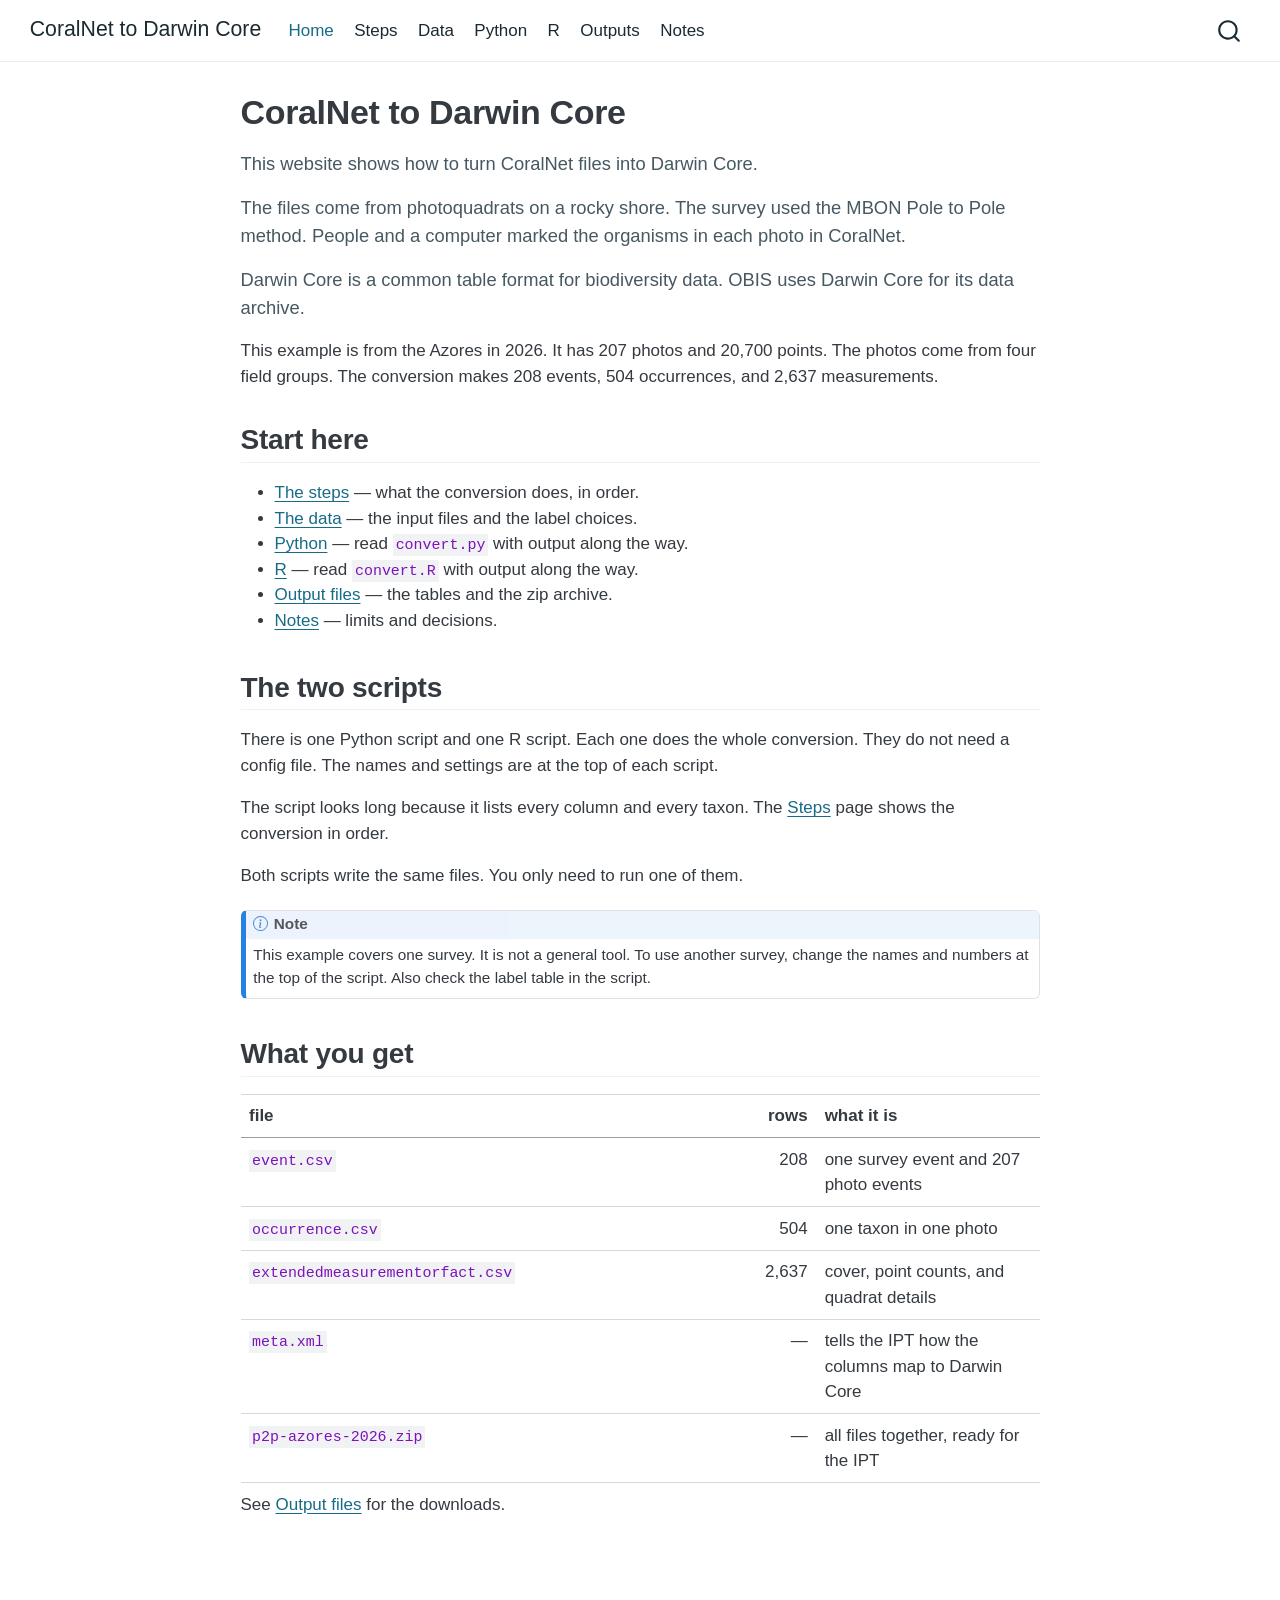
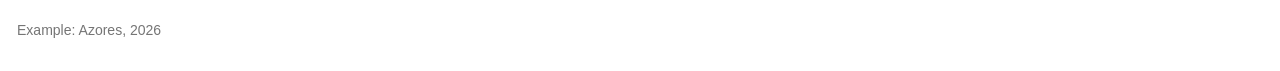
<file: index.html>
<!DOCTYPE html>
<html xmlns="http://www.w3.org/1999/xhtml" lang="en" xml:lang="en"><head>

<meta charset="utf-8">
<meta name="generator" content="quarto-1.8.27">

<meta name="viewport" content="width=device-width, initial-scale=1.0, user-scalable=yes">


<title>CoralNet to Darwin Core</title>
<style>
code{white-space: pre-wrap;}
span.smallcaps{font-variant: small-caps;}
div.columns{display: flex; gap: min(4vw, 1.5em);}
div.column{flex: auto; overflow-x: auto;}
div.hanging-indent{margin-left: 1.5em; text-indent: -1.5em;}
ul.task-list{list-style: none;}
ul.task-list li input[type="checkbox"] {
  width: 0.8em;
  margin: 0 0.8em 0.2em -1em; /* quarto-specific, see https://github.com/quarto-dev/quarto-cli/issues/4556 */ 
  vertical-align: middle;
}
</style>


<script src="site_libs/quarto-nav/quarto-nav.js"></script>
<script src="site_libs/quarto-nav/headroom.min.js"></script>
<script src="site_libs/clipboard/clipboard.min.js"></script>
<script src="site_libs/quarto-search/autocomplete.umd.js"></script>
<script src="site_libs/quarto-search/fuse.min.js"></script>
<script src="site_libs/quarto-search/quarto-search.js"></script>
<meta name="quarto:offset" content="./">
<script src="site_libs/quarto-html/quarto.js" type="module"></script>
<script src="site_libs/quarto-html/tabsets/tabsets.js" type="module"></script>
<script src="site_libs/quarto-html/axe/axe-check.js" type="module"></script>
<script src="site_libs/quarto-html/popper.min.js"></script>
<script src="site_libs/quarto-html/tippy.umd.min.js"></script>
<script src="site_libs/quarto-html/anchor.min.js"></script>
<link href="site_libs/quarto-html/tippy.css" rel="stylesheet">
<link href="site_libs/quarto-html/quarto-syntax-highlighting-ed96de9b727972fe78a7b5d16c58bf87.css" rel="stylesheet" id="quarto-text-highlighting-styles">
<script src="site_libs/bootstrap/bootstrap.min.js"></script>
<link href="site_libs/bootstrap/bootstrap-icons.css" rel="stylesheet">
<link href="site_libs/bootstrap/bootstrap-a0b7a6eada01d555777044a47acbe283.min.css" rel="stylesheet" append-hash="true" id="quarto-bootstrap" data-mode="light">
<script id="quarto-search-options" type="application/json">{
  "location": "navbar",
  "copy-button": false,
  "collapse-after": 3,
  "panel-placement": "end",
  "type": "overlay",
  "limit": 50,
  "keyboard-shortcut": [
    "f",
    "/",
    "s"
  ],
  "language": {
    "search-no-results-text": "No results",
    "search-matching-documents-text": "matching documents",
    "search-copy-link-title": "Copy link to search",
    "search-hide-matches-text": "Hide additional matches",
    "search-more-match-text": "more match in this document",
    "search-more-matches-text": "more matches in this document",
    "search-clear-button-title": "Clear",
    "search-text-placeholder": "",
    "search-detached-cancel-button-title": "Cancel",
    "search-submit-button-title": "Submit",
    "search-label": "Search"
  }
}</script>


</head>

<body class="nav-fixed fullcontent quarto-light">

<div id="quarto-search-results"></div>
  <header id="quarto-header" class="headroom fixed-top">
    <nav class="navbar navbar-expand-lg " data-bs-theme="dark">
      <div class="navbar-container container-fluid">
      <div class="navbar-brand-container mx-auto">
    <a class="navbar-brand" href="./index.html">
    <span class="navbar-title">CoralNet to Darwin Core</span>
    </a>
  </div>
            <div id="quarto-search" class="" title="Search"></div>
          <button class="navbar-toggler" type="button" data-bs-toggle="collapse" data-bs-target="#navbarCollapse" aria-controls="navbarCollapse" role="menu" aria-expanded="false" aria-label="Toggle navigation" onclick="if (window.quartoToggleHeadroom) { window.quartoToggleHeadroom(); }">
  <span class="navbar-toggler-icon"></span>
</button>
          <div class="collapse navbar-collapse" id="navbarCollapse">
            <ul class="navbar-nav navbar-nav-scroll me-auto">
  <li class="nav-item">
    <a class="nav-link active" href="./index.html" aria-current="page"> 
<span class="menu-text">Home</span></a>
  </li>  
  <li class="nav-item">
    <a class="nav-link" href="./steps.html"> 
<span class="menu-text">Steps</span></a>
  </li>  
  <li class="nav-item">
    <a class="nav-link" href="./data.html"> 
<span class="menu-text">Data</span></a>
  </li>  
  <li class="nav-item">
    <a class="nav-link" href="./python.html"> 
<span class="menu-text">Python</span></a>
  </li>  
  <li class="nav-item">
    <a class="nav-link" href="./r.html"> 
<span class="menu-text">R</span></a>
  </li>  
  <li class="nav-item">
    <a class="nav-link" href="./outputs.html"> 
<span class="menu-text">Outputs</span></a>
  </li>  
  <li class="nav-item">
    <a class="nav-link" href="./notes.html"> 
<span class="menu-text">Notes</span></a>
  </li>  
</ul>
          </div> <!-- /navcollapse -->
            <div class="quarto-navbar-tools">
</div>
      </div> <!-- /container-fluid -->
    </nav>
</header>
<!-- content -->
<div id="quarto-content" class="quarto-container page-columns page-rows-contents page-layout-article page-navbar">
<!-- sidebar -->
<!-- margin-sidebar -->
    
<!-- main -->
<main class="content" id="quarto-document-content">

<header id="title-block-header" class="quarto-title-block default">
<div class="quarto-title">
<h1 class="title">CoralNet to Darwin Core</h1>
</div>



<div class="quarto-title-meta">

    
  
    
  </div>
  


</header>


<div class="lead">
<p>This website shows how to turn CoralNet files into Darwin Core.</p>
<p>The files come from photoquadrats on a rocky shore. The survey used the MBON Pole to Pole method. People and a computer marked the organisms in each photo in CoralNet.</p>
<p>Darwin Core is a common table format for biodiversity data. OBIS uses Darwin Core for its data archive.</p>
</div>
<p>This example is from the Azores in 2026. It has 207 photos and 20,700 points. The photos come from four field groups. The conversion makes 208 events, 504 occurrences, and 2,637 measurements.</p>
<section id="start-here" class="level2">
<h2 class="anchored" data-anchor-id="start-here">Start here</h2>
<ul>
<li><strong><a href="./steps.html">The steps</a></strong> — what the conversion does, in order.</li>
<li><strong><a href="./data.html">The data</a></strong> — the input files and the label choices.</li>
<li><strong><a href="./python.html">Python</a></strong> — read <code>convert.py</code> with output along the way.</li>
<li><strong><a href="./r.html">R</a></strong> — read <code>convert.R</code> with output along the way.</li>
<li><strong><a href="./outputs.html">Output files</a></strong> — the tables and the zip archive.</li>
<li><strong><a href="./notes.html">Notes</a></strong> — limits and decisions.</li>
</ul>
</section>
<section id="the-two-scripts" class="level2">
<h2 class="anchored" data-anchor-id="the-two-scripts">The two scripts</h2>
<p>There is one Python script and one R script. Each one does the whole conversion. They do not need a config file. The names and settings are at the top of each script.</p>
<p>The script looks long because it lists every column and every taxon. The <a href="./steps.html">Steps</a> page shows the conversion in order.</p>
<p>Both scripts write the same files. You only need to run one of them.</p>
<div class="callout callout-style-default callout-note callout-titled">
<div class="callout-header d-flex align-content-center">
<div class="callout-icon-container">
<i class="callout-icon"></i>
</div>
<div class="callout-title-container flex-fill">
Note
</div>
</div>
<div class="callout-body-container callout-body">
<p>This example covers one survey. It is not a general tool. To use another survey, change the names and numbers at the top of the script. Also check the label table in the script.</p>
</div>
</div>
</section>
<section id="what-you-get" class="level2">
<h2 class="anchored" data-anchor-id="what-you-get">What you get</h2>
<table class="caption-top table">
<colgroup>
<col style="width: 30%">
<col style="width: 40%">
<col style="width: 30%">
</colgroup>
<thead>
<tr class="header">
<th>file</th>
<th style="text-align: right;">rows</th>
<th>what it is</th>
</tr>
</thead>
<tbody>
<tr class="odd">
<td><code>event.csv</code></td>
<td style="text-align: right;">208</td>
<td>one survey event and 207 photo events</td>
</tr>
<tr class="even">
<td><code>occurrence.csv</code></td>
<td style="text-align: right;">504</td>
<td>one taxon in one photo</td>
</tr>
<tr class="odd">
<td><code>extendedmeasurementorfact.csv</code></td>
<td style="text-align: right;">2,637</td>
<td>cover, point counts, and quadrat details</td>
</tr>
<tr class="even">
<td><code>meta.xml</code></td>
<td style="text-align: right;">—</td>
<td>tells the IPT how the columns map to Darwin Core</td>
</tr>
<tr class="odd">
<td><code>p2p-azores-2026.zip</code></td>
<td style="text-align: right;">—</td>
<td>all files together, ready for the IPT</td>
</tr>
</tbody>
</table>
<p>See <a href="./outputs.html">Output files</a> for the downloads.</p>


</section>

</main> <!-- /main -->
<script id="quarto-html-after-body" type="application/javascript">
  window.document.addEventListener("DOMContentLoaded", function (event) {
    const icon = "";
    const anchorJS = new window.AnchorJS();
    anchorJS.options = {
      placement: 'right',
      icon: icon
    };
    anchorJS.add('.anchored');
    const isCodeAnnotation = (el) => {
      for (const clz of el.classList) {
        if (clz.startsWith('code-annotation-')) {                     
          return true;
        }
      }
      return false;
    }
    const onCopySuccess = function(e) {
      // button target
      const button = e.trigger;
      // don't keep focus
      button.blur();
      // flash "checked"
      button.classList.add('code-copy-button-checked');
      var currentTitle = button.getAttribute("title");
      button.setAttribute("title", "Copied!");
      let tooltip;
      if (window.bootstrap) {
        button.setAttribute("data-bs-toggle", "tooltip");
        button.setAttribute("data-bs-placement", "left");
        button.setAttribute("data-bs-title", "Copied!");
        tooltip = new bootstrap.Tooltip(button, 
          { trigger: "manual", 
            customClass: "code-copy-button-tooltip",
            offset: [0, -8]});
        tooltip.show();    
      }
      setTimeout(function() {
        if (tooltip) {
          tooltip.hide();
          button.removeAttribute("data-bs-title");
          button.removeAttribute("data-bs-toggle");
          button.removeAttribute("data-bs-placement");
        }
        button.setAttribute("title", currentTitle);
        button.classList.remove('code-copy-button-checked');
      }, 1000);
      // clear code selection
      e.clearSelection();
    }
    const getTextToCopy = function(trigger) {
      const outerScaffold = trigger.parentElement.cloneNode(true);
      const codeEl = outerScaffold.querySelector('code');
      for (const childEl of codeEl.children) {
        if (isCodeAnnotation(childEl)) {
          childEl.remove();
        }
      }
      return codeEl.innerText;
    }
    const clipboard = new window.ClipboardJS('.code-copy-button:not([data-in-quarto-modal])', {
      text: getTextToCopy
    });
    clipboard.on('success', onCopySuccess);
    if (window.document.getElementById('quarto-embedded-source-code-modal')) {
      const clipboardModal = new window.ClipboardJS('.code-copy-button[data-in-quarto-modal]', {
        text: getTextToCopy,
        container: window.document.getElementById('quarto-embedded-source-code-modal')
      });
      clipboardModal.on('success', onCopySuccess);
    }
      var localhostRegex = new RegExp(/^(?:http|https):\/\/localhost\:?[0-9]*\//);
      var mailtoRegex = new RegExp(/^mailto:/);
        var filterRegex = new RegExp('/' + window.location.host + '/');
      var isInternal = (href) => {
          return filterRegex.test(href) || localhostRegex.test(href) || mailtoRegex.test(href);
      }
      // Inspect non-navigation links and adorn them if external
     var links = window.document.querySelectorAll('a[href]:not(.nav-link):not(.navbar-brand):not(.toc-action):not(.sidebar-link):not(.sidebar-item-toggle):not(.pagination-link):not(.no-external):not([aria-hidden]):not(.dropdown-item):not(.quarto-navigation-tool):not(.about-link)');
      for (var i=0; i<links.length; i++) {
        const link = links[i];
        if (!isInternal(link.href)) {
          // undo the damage that might have been done by quarto-nav.js in the case of
          // links that we want to consider external
          if (link.dataset.originalHref !== undefined) {
            link.href = link.dataset.originalHref;
          }
            // target, if specified
            link.setAttribute("target", "_blank");
            if (link.getAttribute("rel") === null) {
              link.setAttribute("rel", "noopener");
            }
        }
      }
    function tippyHover(el, contentFn, onTriggerFn, onUntriggerFn) {
      const config = {
        allowHTML: true,
        maxWidth: 500,
        delay: 100,
        arrow: false,
        appendTo: function(el) {
            return el.parentElement;
        },
        interactive: true,
        interactiveBorder: 10,
        theme: 'quarto',
        placement: 'bottom-start',
      };
      if (contentFn) {
        config.content = contentFn;
      }
      if (onTriggerFn) {
        config.onTrigger = onTriggerFn;
      }
      if (onUntriggerFn) {
        config.onUntrigger = onUntriggerFn;
      }
      window.tippy(el, config); 
    }
    const noterefs = window.document.querySelectorAll('a[role="doc-noteref"]');
    for (var i=0; i<noterefs.length; i++) {
      const ref = noterefs[i];
      tippyHover(ref, function() {
        // use id or data attribute instead here
        let href = ref.getAttribute('data-footnote-href') || ref.getAttribute('href');
        try { href = new URL(href).hash; } catch {}
        const id = href.replace(/^#\/?/, "");
        const note = window.document.getElementById(id);
        if (note) {
          return note.innerHTML;
        } else {
          return "";
        }
      });
    }
    const xrefs = window.document.querySelectorAll('a.quarto-xref');
    const processXRef = (id, note) => {
      // Strip column container classes
      const stripColumnClz = (el) => {
        el.classList.remove("page-full", "page-columns");
        if (el.children) {
          for (const child of el.children) {
            stripColumnClz(child);
          }
        }
      }
      stripColumnClz(note)
      if (id === null || id.startsWith('sec-')) {
        // Special case sections, only their first couple elements
        const container = document.createElement("div");
        if (note.children && note.children.length > 2) {
          container.appendChild(note.children[0].cloneNode(true));
          for (let i = 1; i < note.children.length; i++) {
            const child = note.children[i];
            if (child.tagName === "P" && child.innerText === "") {
              continue;
            } else {
              container.appendChild(child.cloneNode(true));
              break;
            }
          }
          if (window.Quarto?.typesetMath) {
            window.Quarto.typesetMath(container);
          }
          return container.innerHTML
        } else {
          if (window.Quarto?.typesetMath) {
            window.Quarto.typesetMath(note);
          }
          return note.innerHTML;
        }
      } else {
        // Remove any anchor links if they are present
        const anchorLink = note.querySelector('a.anchorjs-link');
        if (anchorLink) {
          anchorLink.remove();
        }
        if (window.Quarto?.typesetMath) {
          window.Quarto.typesetMath(note);
        }
        if (note.classList.contains("callout")) {
          return note.outerHTML;
        } else {
          return note.innerHTML;
        }
      }
    }
    for (var i=0; i<xrefs.length; i++) {
      const xref = xrefs[i];
      tippyHover(xref, undefined, function(instance) {
        instance.disable();
        let url = xref.getAttribute('href');
        let hash = undefined; 
        if (url.startsWith('#')) {
          hash = url;
        } else {
          try { hash = new URL(url).hash; } catch {}
        }
        if (hash) {
          const id = hash.replace(/^#\/?/, "");
          const note = window.document.getElementById(id);
          if (note !== null) {
            try {
              const html = processXRef(id, note.cloneNode(true));
              instance.setContent(html);
            } finally {
              instance.enable();
              instance.show();
            }
          } else {
            // See if we can fetch this
            fetch(url.split('#')[0])
            .then(res => res.text())
            .then(html => {
              const parser = new DOMParser();
              const htmlDoc = parser.parseFromString(html, "text/html");
              const note = htmlDoc.getElementById(id);
              if (note !== null) {
                const html = processXRef(id, note);
                instance.setContent(html);
              } 
            }).finally(() => {
              instance.enable();
              instance.show();
            });
          }
        } else {
          // See if we can fetch a full url (with no hash to target)
          // This is a special case and we should probably do some content thinning / targeting
          fetch(url)
          .then(res => res.text())
          .then(html => {
            const parser = new DOMParser();
            const htmlDoc = parser.parseFromString(html, "text/html");
            const note = htmlDoc.querySelector('main.content');
            if (note !== null) {
              // This should only happen for chapter cross references
              // (since there is no id in the URL)
              // remove the first header
              if (note.children.length > 0 && note.children[0].tagName === "HEADER") {
                note.children[0].remove();
              }
              const html = processXRef(null, note);
              instance.setContent(html);
            } 
          }).finally(() => {
            instance.enable();
            instance.show();
          });
        }
      }, function(instance) {
      });
    }
        let selectedAnnoteEl;
        const selectorForAnnotation = ( cell, annotation) => {
          let cellAttr = 'data-code-cell="' + cell + '"';
          let lineAttr = 'data-code-annotation="' +  annotation + '"';
          const selector = 'span[' + cellAttr + '][' + lineAttr + ']';
          return selector;
        }
        const selectCodeLines = (annoteEl) => {
          const doc = window.document;
          const targetCell = annoteEl.getAttribute("data-target-cell");
          const targetAnnotation = annoteEl.getAttribute("data-target-annotation");
          const annoteSpan = window.document.querySelector(selectorForAnnotation(targetCell, targetAnnotation));
          const lines = annoteSpan.getAttribute("data-code-lines").split(",");
          const lineIds = lines.map((line) => {
            return targetCell + "-" + line;
          })
          let top = null;
          let height = null;
          let parent = null;
          if (lineIds.length > 0) {
              //compute the position of the single el (top and bottom and make a div)
              const el = window.document.getElementById(lineIds[0]);
              top = el.offsetTop;
              height = el.offsetHeight;
              parent = el.parentElement.parentElement;
            if (lineIds.length > 1) {
              const lastEl = window.document.getElementById(lineIds[lineIds.length - 1]);
              const bottom = lastEl.offsetTop + lastEl.offsetHeight;
              height = bottom - top;
            }
            if (top !== null && height !== null && parent !== null) {
              // cook up a div (if necessary) and position it 
              let div = window.document.getElementById("code-annotation-line-highlight");
              if (div === null) {
                div = window.document.createElement("div");
                div.setAttribute("id", "code-annotation-line-highlight");
                div.style.position = 'absolute';
                parent.appendChild(div);
              }
              div.style.top = top - 2 + "px";
              div.style.height = height + 4 + "px";
              div.style.left = 0;
              let gutterDiv = window.document.getElementById("code-annotation-line-highlight-gutter");
              if (gutterDiv === null) {
                gutterDiv = window.document.createElement("div");
                gutterDiv.setAttribute("id", "code-annotation-line-highlight-gutter");
                gutterDiv.style.position = 'absolute';
                const codeCell = window.document.getElementById(targetCell);
                const gutter = codeCell.querySelector('.code-annotation-gutter');
                gutter.appendChild(gutterDiv);
              }
              gutterDiv.style.top = top - 2 + "px";
              gutterDiv.style.height = height + 4 + "px";
            }
            selectedAnnoteEl = annoteEl;
          }
        };
        const unselectCodeLines = () => {
          const elementsIds = ["code-annotation-line-highlight", "code-annotation-line-highlight-gutter"];
          elementsIds.forEach((elId) => {
            const div = window.document.getElementById(elId);
            if (div) {
              div.remove();
            }
          });
          selectedAnnoteEl = undefined;
        };
          // Handle positioning of the toggle
      window.addEventListener(
        "resize",
        throttle(() => {
          elRect = undefined;
          if (selectedAnnoteEl) {
            selectCodeLines(selectedAnnoteEl);
          }
        }, 10)
      );
      function throttle(fn, ms) {
      let throttle = false;
      let timer;
        return (...args) => {
          if(!throttle) { // first call gets through
              fn.apply(this, args);
              throttle = true;
          } else { // all the others get throttled
              if(timer) clearTimeout(timer); // cancel #2
              timer = setTimeout(() => {
                fn.apply(this, args);
                timer = throttle = false;
              }, ms);
          }
        };
      }
        // Attach click handler to the DT
        const annoteDls = window.document.querySelectorAll('dt[data-target-cell]');
        for (const annoteDlNode of annoteDls) {
          annoteDlNode.addEventListener('click', (event) => {
            const clickedEl = event.target;
            if (clickedEl !== selectedAnnoteEl) {
              unselectCodeLines();
              const activeEl = window.document.querySelector('dt[data-target-cell].code-annotation-active');
              if (activeEl) {
                activeEl.classList.remove('code-annotation-active');
              }
              selectCodeLines(clickedEl);
              clickedEl.classList.add('code-annotation-active');
            } else {
              // Unselect the line
              unselectCodeLines();
              clickedEl.classList.remove('code-annotation-active');
            }
          });
        }
    const findCites = (el) => {
      const parentEl = el.parentElement;
      if (parentEl) {
        const cites = parentEl.dataset.cites;
        if (cites) {
          return {
            el,
            cites: cites.split(' ')
          };
        } else {
          return findCites(el.parentElement)
        }
      } else {
        return undefined;
      }
    };
    var bibliorefs = window.document.querySelectorAll('a[role="doc-biblioref"]');
    for (var i=0; i<bibliorefs.length; i++) {
      const ref = bibliorefs[i];
      const citeInfo = findCites(ref);
      if (citeInfo) {
        tippyHover(citeInfo.el, function() {
          var popup = window.document.createElement('div');
          citeInfo.cites.forEach(function(cite) {
            var citeDiv = window.document.createElement('div');
            citeDiv.classList.add('hanging-indent');
            citeDiv.classList.add('csl-entry');
            var biblioDiv = window.document.getElementById('ref-' + cite);
            if (biblioDiv) {
              citeDiv.innerHTML = biblioDiv.innerHTML;
            }
            popup.appendChild(citeDiv);
          });
          return popup.innerHTML;
        });
      }
    }
  });
  </script>
</div> <!-- /content -->
<footer class="footer">
  <div class="nav-footer">
    <div class="nav-footer-left">
<p>Example: Azores, 2026</p>
</div>   
    <div class="nav-footer-center">
      &nbsp;
    </div>
    <div class="nav-footer-right">
      &nbsp;
    </div>
  </div>
</footer>




</body></html>
</file>
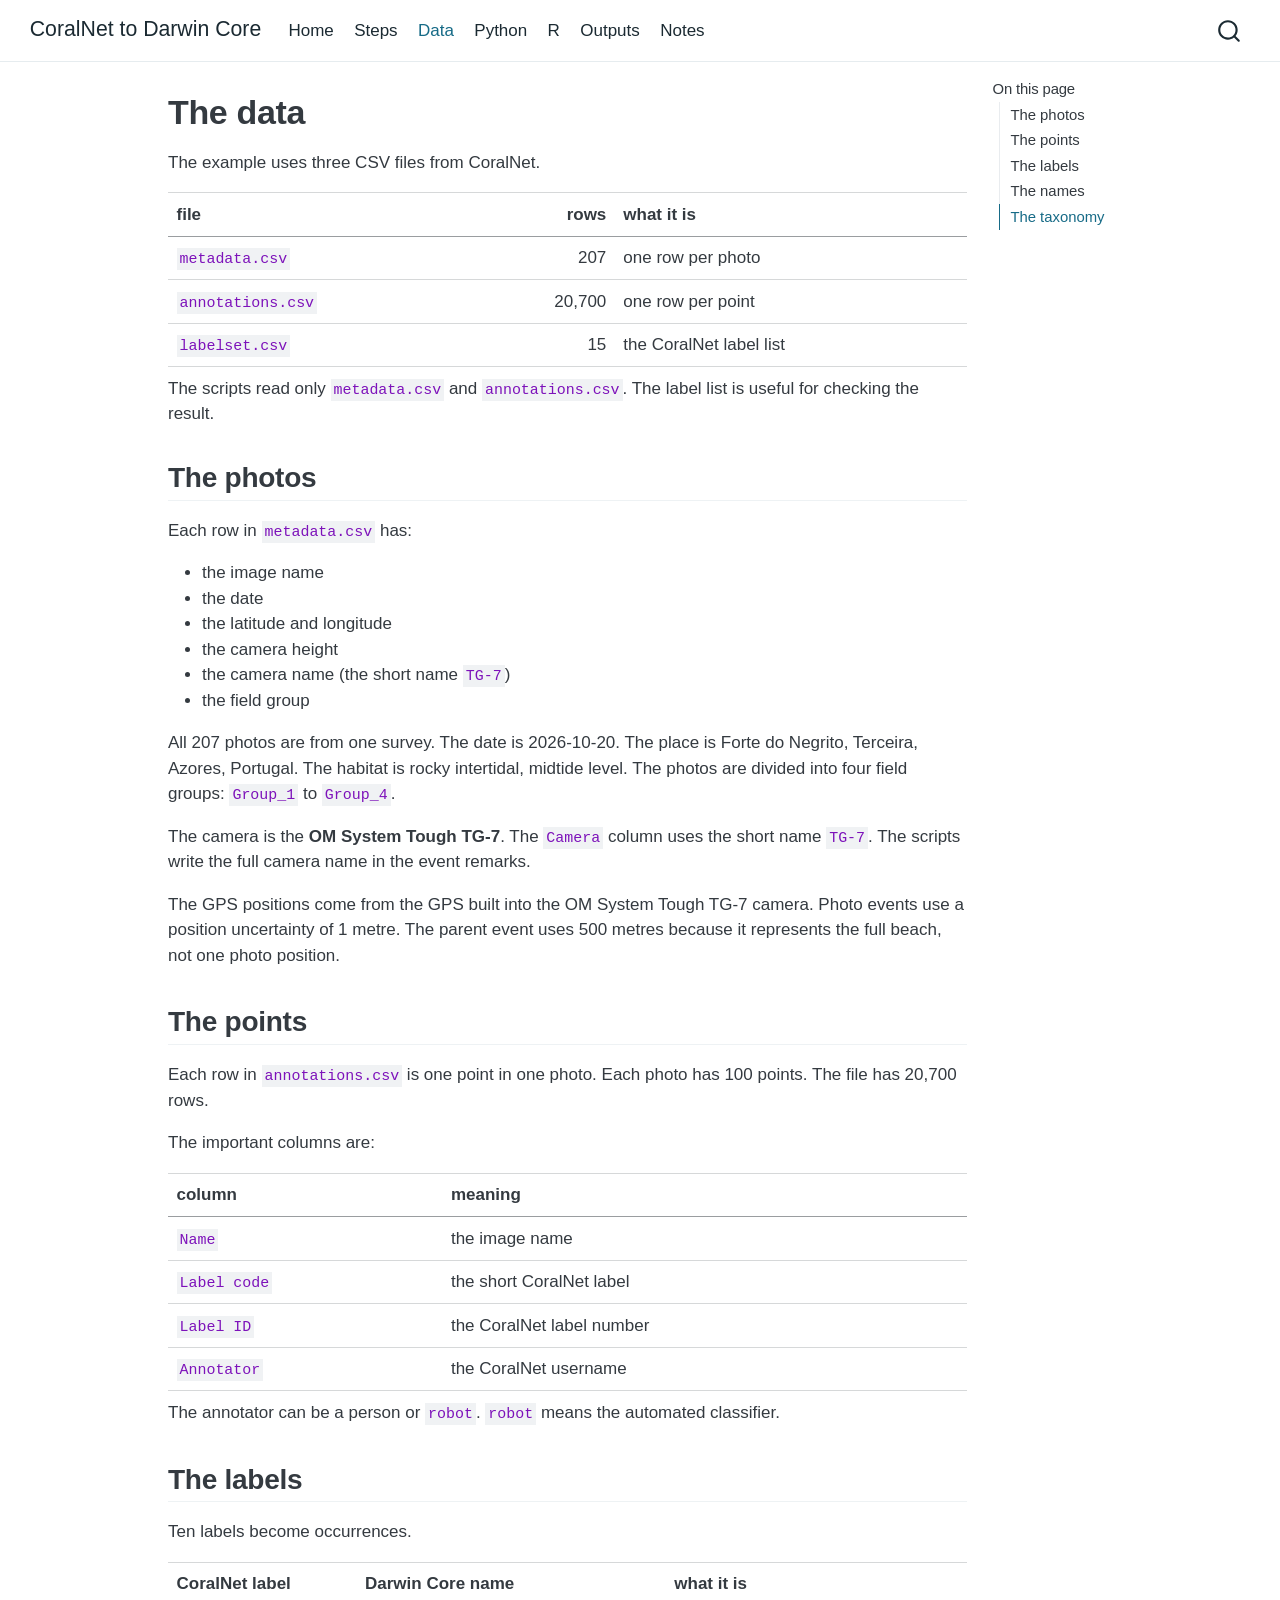
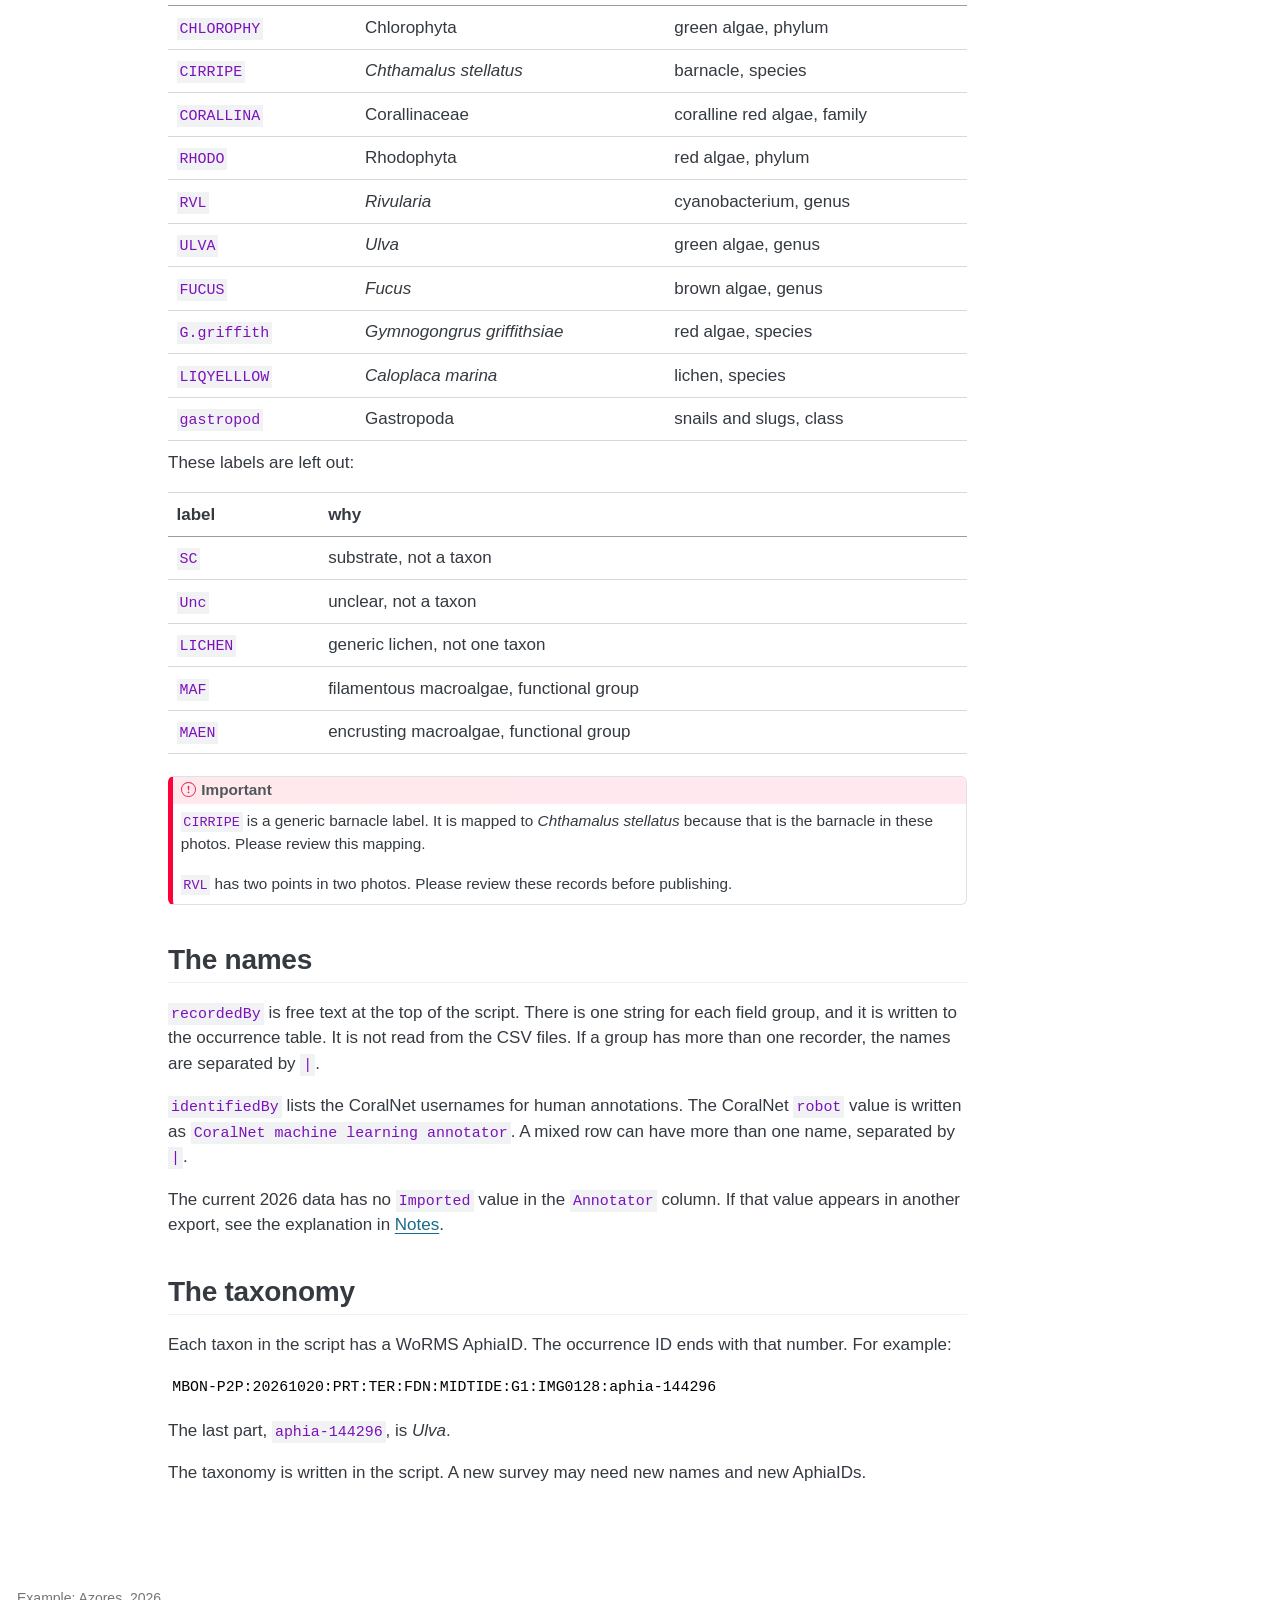
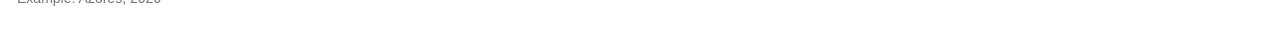
<file: data.html>
<!DOCTYPE html>
<html xmlns="http://www.w3.org/1999/xhtml" lang="en" xml:lang="en"><head>

<meta charset="utf-8">
<meta name="generator" content="quarto-1.8.27">

<meta name="viewport" content="width=device-width, initial-scale=1.0, user-scalable=yes">


<title>The data – CoralNet to Darwin Core</title>
<style>
code{white-space: pre-wrap;}
span.smallcaps{font-variant: small-caps;}
div.columns{display: flex; gap: min(4vw, 1.5em);}
div.column{flex: auto; overflow-x: auto;}
div.hanging-indent{margin-left: 1.5em; text-indent: -1.5em;}
ul.task-list{list-style: none;}
ul.task-list li input[type="checkbox"] {
  width: 0.8em;
  margin: 0 0.8em 0.2em -1em; /* quarto-specific, see https://github.com/quarto-dev/quarto-cli/issues/4556 */ 
  vertical-align: middle;
}
</style>


<script src="site_libs/quarto-nav/quarto-nav.js"></script>
<script src="site_libs/quarto-nav/headroom.min.js"></script>
<script src="site_libs/clipboard/clipboard.min.js"></script>
<script src="site_libs/quarto-search/autocomplete.umd.js"></script>
<script src="site_libs/quarto-search/fuse.min.js"></script>
<script src="site_libs/quarto-search/quarto-search.js"></script>
<meta name="quarto:offset" content="./">
<script src="site_libs/quarto-html/quarto.js" type="module"></script>
<script src="site_libs/quarto-html/tabsets/tabsets.js" type="module"></script>
<script src="site_libs/quarto-html/axe/axe-check.js" type="module"></script>
<script src="site_libs/quarto-html/popper.min.js"></script>
<script src="site_libs/quarto-html/tippy.umd.min.js"></script>
<script src="site_libs/quarto-html/anchor.min.js"></script>
<link href="site_libs/quarto-html/tippy.css" rel="stylesheet">
<link href="site_libs/quarto-html/quarto-syntax-highlighting-ed96de9b727972fe78a7b5d16c58bf87.css" rel="stylesheet" id="quarto-text-highlighting-styles">
<script src="site_libs/bootstrap/bootstrap.min.js"></script>
<link href="site_libs/bootstrap/bootstrap-icons.css" rel="stylesheet">
<link href="site_libs/bootstrap/bootstrap-a0b7a6eada01d555777044a47acbe283.min.css" rel="stylesheet" append-hash="true" id="quarto-bootstrap" data-mode="light">
<script id="quarto-search-options" type="application/json">{
  "location": "navbar",
  "copy-button": false,
  "collapse-after": 3,
  "panel-placement": "end",
  "type": "overlay",
  "limit": 50,
  "keyboard-shortcut": [
    "f",
    "/",
    "s"
  ],
  "language": {
    "search-no-results-text": "No results",
    "search-matching-documents-text": "matching documents",
    "search-copy-link-title": "Copy link to search",
    "search-hide-matches-text": "Hide additional matches",
    "search-more-match-text": "more match in this document",
    "search-more-matches-text": "more matches in this document",
    "search-clear-button-title": "Clear",
    "search-text-placeholder": "",
    "search-detached-cancel-button-title": "Cancel",
    "search-submit-button-title": "Submit",
    "search-label": "Search"
  }
}</script>


</head>

<body class="nav-fixed quarto-light">

<div id="quarto-search-results"></div>
  <header id="quarto-header" class="headroom fixed-top">
    <nav class="navbar navbar-expand-lg " data-bs-theme="dark">
      <div class="navbar-container container-fluid">
      <div class="navbar-brand-container mx-auto">
    <a class="navbar-brand" href="./index.html">
    <span class="navbar-title">CoralNet to Darwin Core</span>
    </a>
  </div>
            <div id="quarto-search" class="" title="Search"></div>
          <button class="navbar-toggler" type="button" data-bs-toggle="collapse" data-bs-target="#navbarCollapse" aria-controls="navbarCollapse" role="menu" aria-expanded="false" aria-label="Toggle navigation" onclick="if (window.quartoToggleHeadroom) { window.quartoToggleHeadroom(); }">
  <span class="navbar-toggler-icon"></span>
</button>
          <div class="collapse navbar-collapse" id="navbarCollapse">
            <ul class="navbar-nav navbar-nav-scroll me-auto">
  <li class="nav-item">
    <a class="nav-link" href="./index.html"> 
<span class="menu-text">Home</span></a>
  </li>  
  <li class="nav-item">
    <a class="nav-link" href="./steps.html"> 
<span class="menu-text">Steps</span></a>
  </li>  
  <li class="nav-item">
    <a class="nav-link active" href="./data.html" aria-current="page"> 
<span class="menu-text">Data</span></a>
  </li>  
  <li class="nav-item">
    <a class="nav-link" href="./python.html"> 
<span class="menu-text">Python</span></a>
  </li>  
  <li class="nav-item">
    <a class="nav-link" href="./r.html"> 
<span class="menu-text">R</span></a>
  </li>  
  <li class="nav-item">
    <a class="nav-link" href="./outputs.html"> 
<span class="menu-text">Outputs</span></a>
  </li>  
  <li class="nav-item">
    <a class="nav-link" href="./notes.html"> 
<span class="menu-text">Notes</span></a>
  </li>  
</ul>
          </div> <!-- /navcollapse -->
            <div class="quarto-navbar-tools">
</div>
      </div> <!-- /container-fluid -->
    </nav>
</header>
<!-- content -->
<div id="quarto-content" class="quarto-container page-columns page-rows-contents page-layout-article page-navbar">
<!-- sidebar -->
<!-- margin-sidebar -->
    <div id="quarto-margin-sidebar" class="sidebar margin-sidebar">
        <nav id="TOC" role="doc-toc" class="toc-active">
    <h2 id="toc-title">On this page</h2>
   
  <ul class="collapse">
  <li><a href="#the-photos" id="toc-the-photos" class="nav-link active" data-scroll-target="#the-photos">The photos</a></li>
  <li><a href="#the-points" id="toc-the-points" class="nav-link" data-scroll-target="#the-points">The points</a></li>
  <li><a href="#the-labels" id="toc-the-labels" class="nav-link" data-scroll-target="#the-labels">The labels</a></li>
  <li><a href="#the-names" id="toc-the-names" class="nav-link" data-scroll-target="#the-names">The names</a></li>
  <li><a href="#the-taxonomy" id="toc-the-taxonomy" class="nav-link" data-scroll-target="#the-taxonomy">The taxonomy</a></li>
  </ul>
</nav>
    </div>
<!-- main -->
<main class="content" id="quarto-document-content">

<header id="title-block-header" class="quarto-title-block default">
<div class="quarto-title">
<h1 class="title">The data</h1>
</div>



<div class="quarto-title-meta">

    
  
    
  </div>
  


</header>


<p>The example uses three CSV files from CoralNet.</p>
<table class="caption-top table">
<thead>
<tr class="header">
<th>file</th>
<th style="text-align: right;">rows</th>
<th>what it is</th>
</tr>
</thead>
<tbody>
<tr class="odd">
<td><code>metadata.csv</code></td>
<td style="text-align: right;">207</td>
<td>one row per photo</td>
</tr>
<tr class="even">
<td><code>annotations.csv</code></td>
<td style="text-align: right;">20,700</td>
<td>one row per point</td>
</tr>
<tr class="odd">
<td><code>labelset.csv</code></td>
<td style="text-align: right;">15</td>
<td>the CoralNet label list</td>
</tr>
</tbody>
</table>
<p>The scripts read only <code>metadata.csv</code> and <code>annotations.csv</code>. The label list is useful for checking the result.</p>
<section id="the-photos" class="level2">
<h2 class="anchored" data-anchor-id="the-photos">The photos</h2>
<p>Each row in <code>metadata.csv</code> has:</p>
<ul>
<li>the image name</li>
<li>the date</li>
<li>the latitude and longitude</li>
<li>the camera height</li>
<li>the camera name (the short name <code>TG-7</code>)</li>
<li>the field group</li>
</ul>
<p>All 207 photos are from one survey. The date is 2026-10-20. The place is Forte do Negrito, Terceira, Azores, Portugal. The habitat is rocky intertidal, midtide level. The photos are divided into four field groups: <code>Group_1</code> to <code>Group_4</code>.</p>
<p>The camera is the <strong>OM System Tough TG-7</strong>. The <code>Camera</code> column uses the short name <code>TG-7</code>. The scripts write the full camera name in the event remarks.</p>
<p>The GPS positions come from the GPS built into the OM System Tough TG-7 camera. Photo events use a position uncertainty of 1 metre. The parent event uses 500 metres because it represents the full beach, not one photo position.</p>
</section>
<section id="the-points" class="level2">
<h2 class="anchored" data-anchor-id="the-points">The points</h2>
<p>Each row in <code>annotations.csv</code> is one point in one photo. Each photo has 100 points. The file has 20,700 rows.</p>
<p>The important columns are:</p>
<table class="caption-top table">
<thead>
<tr class="header">
<th>column</th>
<th>meaning</th>
</tr>
</thead>
<tbody>
<tr class="odd">
<td><code>Name</code></td>
<td>the image name</td>
</tr>
<tr class="even">
<td><code>Label code</code></td>
<td>the short CoralNet label</td>
</tr>
<tr class="odd">
<td><code>Label ID</code></td>
<td>the CoralNet label number</td>
</tr>
<tr class="even">
<td><code>Annotator</code></td>
<td>the CoralNet username</td>
</tr>
</tbody>
</table>
<p>The annotator can be a person or <code>robot</code>. <code>robot</code> means the automated classifier.</p>
</section>
<section id="the-labels" class="level2">
<h2 class="anchored" data-anchor-id="the-labels">The labels</h2>
<p>Ten labels become occurrences.</p>
<table class="caption-top table">
<thead>
<tr class="header">
<th>CoralNet label</th>
<th>Darwin Core name</th>
<th>what it is</th>
</tr>
</thead>
<tbody>
<tr class="odd">
<td><code>CHLOROPHY</code></td>
<td>Chlorophyta</td>
<td>green algae, phylum</td>
</tr>
<tr class="even">
<td><code>CIRRIPE</code></td>
<td><em>Chthamalus stellatus</em></td>
<td>barnacle, species</td>
</tr>
<tr class="odd">
<td><code>CORALLINA</code></td>
<td>Corallinaceae</td>
<td>coralline red algae, family</td>
</tr>
<tr class="even">
<td><code>RHODO</code></td>
<td>Rhodophyta</td>
<td>red algae, phylum</td>
</tr>
<tr class="odd">
<td><code>RVL</code></td>
<td><em>Rivularia</em></td>
<td>cyanobacterium, genus</td>
</tr>
<tr class="even">
<td><code>ULVA</code></td>
<td><em>Ulva</em></td>
<td>green algae, genus</td>
</tr>
<tr class="odd">
<td><code>FUCUS</code></td>
<td><em>Fucus</em></td>
<td>brown algae, genus</td>
</tr>
<tr class="even">
<td><code>G.griffith</code></td>
<td><em>Gymnogongrus griffithsiae</em></td>
<td>red algae, species</td>
</tr>
<tr class="odd">
<td><code>LIQYELLLOW</code></td>
<td><em>Caloplaca marina</em></td>
<td>lichen, species</td>
</tr>
<tr class="even">
<td><code>gastropod</code></td>
<td>Gastropoda</td>
<td>snails and slugs, class</td>
</tr>
</tbody>
</table>
<p>These labels are left out:</p>
<table class="caption-top table">
<thead>
<tr class="header">
<th>label</th>
<th>why</th>
</tr>
</thead>
<tbody>
<tr class="odd">
<td><code>SC</code></td>
<td>substrate, not a taxon</td>
</tr>
<tr class="even">
<td><code>Unc</code></td>
<td>unclear, not a taxon</td>
</tr>
<tr class="odd">
<td><code>LICHEN</code></td>
<td>generic lichen, not one taxon</td>
</tr>
<tr class="even">
<td><code>MAF</code></td>
<td>filamentous macroalgae, functional group</td>
</tr>
<tr class="odd">
<td><code>MAEN</code></td>
<td>encrusting macroalgae, functional group</td>
</tr>
</tbody>
</table>
<div class="callout callout-style-default callout-important callout-titled">
<div class="callout-header d-flex align-content-center">
<div class="callout-icon-container">
<i class="callout-icon"></i>
</div>
<div class="callout-title-container flex-fill">
Important
</div>
</div>
<div class="callout-body-container callout-body">
<p><code>CIRRIPE</code> is a generic barnacle label. It is mapped to <em>Chthamalus stellatus</em> because that is the barnacle in these photos. Please review this mapping.</p>
<p><code>RVL</code> has two points in two photos. Please review these records before publishing.</p>
</div>
</div>
</section>
<section id="the-names" class="level2">
<h2 class="anchored" data-anchor-id="the-names">The names</h2>
<p><code>recordedBy</code> is free text at the top of the script. There is one string for each field group, and it is written to the occurrence table. It is not read from the CSV files. If a group has more than one recorder, the names are separated by <code>|</code>.</p>
<p><code>identifiedBy</code> lists the CoralNet usernames for human annotations. The CoralNet <code>robot</code> value is written as <code>CoralNet machine learning annotator</code>. A mixed row can have more than one name, separated by <code>|</code>.</p>
<p>The current 2026 data has no <code>Imported</code> value in the <code>Annotator</code> column. If that value appears in another export, see the explanation in <a href="./notes.html">Notes</a>.</p>
</section>
<section id="the-taxonomy" class="level2">
<h2 class="anchored" data-anchor-id="the-taxonomy">The taxonomy</h2>
<p>Each taxon in the script has a WoRMS AphiaID. The occurrence ID ends with that number. For example:</p>
<pre class="text"><code>MBON-P2P:20261020:PRT:TER:FDN:MIDTIDE:G1:IMG0128:aphia-144296</code></pre>
<p>The last part, <code>aphia-144296</code>, is <em>Ulva</em>.</p>
<p>The taxonomy is written in the script. A new survey may need new names and new AphiaIDs.</p>


</section>

</main> <!-- /main -->
<script id="quarto-html-after-body" type="application/javascript">
  window.document.addEventListener("DOMContentLoaded", function (event) {
    const icon = "";
    const anchorJS = new window.AnchorJS();
    anchorJS.options = {
      placement: 'right',
      icon: icon
    };
    anchorJS.add('.anchored');
    const isCodeAnnotation = (el) => {
      for (const clz of el.classList) {
        if (clz.startsWith('code-annotation-')) {                     
          return true;
        }
      }
      return false;
    }
    const onCopySuccess = function(e) {
      // button target
      const button = e.trigger;
      // don't keep focus
      button.blur();
      // flash "checked"
      button.classList.add('code-copy-button-checked');
      var currentTitle = button.getAttribute("title");
      button.setAttribute("title", "Copied!");
      let tooltip;
      if (window.bootstrap) {
        button.setAttribute("data-bs-toggle", "tooltip");
        button.setAttribute("data-bs-placement", "left");
        button.setAttribute("data-bs-title", "Copied!");
        tooltip = new bootstrap.Tooltip(button, 
          { trigger: "manual", 
            customClass: "code-copy-button-tooltip",
            offset: [0, -8]});
        tooltip.show();    
      }
      setTimeout(function() {
        if (tooltip) {
          tooltip.hide();
          button.removeAttribute("data-bs-title");
          button.removeAttribute("data-bs-toggle");
          button.removeAttribute("data-bs-placement");
        }
        button.setAttribute("title", currentTitle);
        button.classList.remove('code-copy-button-checked');
      }, 1000);
      // clear code selection
      e.clearSelection();
    }
    const getTextToCopy = function(trigger) {
      const outerScaffold = trigger.parentElement.cloneNode(true);
      const codeEl = outerScaffold.querySelector('code');
      for (const childEl of codeEl.children) {
        if (isCodeAnnotation(childEl)) {
          childEl.remove();
        }
      }
      return codeEl.innerText;
    }
    const clipboard = new window.ClipboardJS('.code-copy-button:not([data-in-quarto-modal])', {
      text: getTextToCopy
    });
    clipboard.on('success', onCopySuccess);
    if (window.document.getElementById('quarto-embedded-source-code-modal')) {
      const clipboardModal = new window.ClipboardJS('.code-copy-button[data-in-quarto-modal]', {
        text: getTextToCopy,
        container: window.document.getElementById('quarto-embedded-source-code-modal')
      });
      clipboardModal.on('success', onCopySuccess);
    }
      var localhostRegex = new RegExp(/^(?:http|https):\/\/localhost\:?[0-9]*\//);
      var mailtoRegex = new RegExp(/^mailto:/);
        var filterRegex = new RegExp('/' + window.location.host + '/');
      var isInternal = (href) => {
          return filterRegex.test(href) || localhostRegex.test(href) || mailtoRegex.test(href);
      }
      // Inspect non-navigation links and adorn them if external
     var links = window.document.querySelectorAll('a[href]:not(.nav-link):not(.navbar-brand):not(.toc-action):not(.sidebar-link):not(.sidebar-item-toggle):not(.pagination-link):not(.no-external):not([aria-hidden]):not(.dropdown-item):not(.quarto-navigation-tool):not(.about-link)');
      for (var i=0; i<links.length; i++) {
        const link = links[i];
        if (!isInternal(link.href)) {
          // undo the damage that might have been done by quarto-nav.js in the case of
          // links that we want to consider external
          if (link.dataset.originalHref !== undefined) {
            link.href = link.dataset.originalHref;
          }
            // target, if specified
            link.setAttribute("target", "_blank");
            if (link.getAttribute("rel") === null) {
              link.setAttribute("rel", "noopener");
            }
        }
      }
    function tippyHover(el, contentFn, onTriggerFn, onUntriggerFn) {
      const config = {
        allowHTML: true,
        maxWidth: 500,
        delay: 100,
        arrow: false,
        appendTo: function(el) {
            return el.parentElement;
        },
        interactive: true,
        interactiveBorder: 10,
        theme: 'quarto',
        placement: 'bottom-start',
      };
      if (contentFn) {
        config.content = contentFn;
      }
      if (onTriggerFn) {
        config.onTrigger = onTriggerFn;
      }
      if (onUntriggerFn) {
        config.onUntrigger = onUntriggerFn;
      }
      window.tippy(el, config); 
    }
    const noterefs = window.document.querySelectorAll('a[role="doc-noteref"]');
    for (var i=0; i<noterefs.length; i++) {
      const ref = noterefs[i];
      tippyHover(ref, function() {
        // use id or data attribute instead here
        let href = ref.getAttribute('data-footnote-href') || ref.getAttribute('href');
        try { href = new URL(href).hash; } catch {}
        const id = href.replace(/^#\/?/, "");
        const note = window.document.getElementById(id);
        if (note) {
          return note.innerHTML;
        } else {
          return "";
        }
      });
    }
    const xrefs = window.document.querySelectorAll('a.quarto-xref');
    const processXRef = (id, note) => {
      // Strip column container classes
      const stripColumnClz = (el) => {
        el.classList.remove("page-full", "page-columns");
        if (el.children) {
          for (const child of el.children) {
            stripColumnClz(child);
          }
        }
      }
      stripColumnClz(note)
      if (id === null || id.startsWith('sec-')) {
        // Special case sections, only their first couple elements
        const container = document.createElement("div");
        if (note.children && note.children.length > 2) {
          container.appendChild(note.children[0].cloneNode(true));
          for (let i = 1; i < note.children.length; i++) {
            const child = note.children[i];
            if (child.tagName === "P" && child.innerText === "") {
              continue;
            } else {
              container.appendChild(child.cloneNode(true));
              break;
            }
          }
          if (window.Quarto?.typesetMath) {
            window.Quarto.typesetMath(container);
          }
          return container.innerHTML
        } else {
          if (window.Quarto?.typesetMath) {
            window.Quarto.typesetMath(note);
          }
          return note.innerHTML;
        }
      } else {
        // Remove any anchor links if they are present
        const anchorLink = note.querySelector('a.anchorjs-link');
        if (anchorLink) {
          anchorLink.remove();
        }
        if (window.Quarto?.typesetMath) {
          window.Quarto.typesetMath(note);
        }
        if (note.classList.contains("callout")) {
          return note.outerHTML;
        } else {
          return note.innerHTML;
        }
      }
    }
    for (var i=0; i<xrefs.length; i++) {
      const xref = xrefs[i];
      tippyHover(xref, undefined, function(instance) {
        instance.disable();
        let url = xref.getAttribute('href');
        let hash = undefined; 
        if (url.startsWith('#')) {
          hash = url;
        } else {
          try { hash = new URL(url).hash; } catch {}
        }
        if (hash) {
          const id = hash.replace(/^#\/?/, "");
          const note = window.document.getElementById(id);
          if (note !== null) {
            try {
              const html = processXRef(id, note.cloneNode(true));
              instance.setContent(html);
            } finally {
              instance.enable();
              instance.show();
            }
          } else {
            // See if we can fetch this
            fetch(url.split('#')[0])
            .then(res => res.text())
            .then(html => {
              const parser = new DOMParser();
              const htmlDoc = parser.parseFromString(html, "text/html");
              const note = htmlDoc.getElementById(id);
              if (note !== null) {
                const html = processXRef(id, note);
                instance.setContent(html);
              } 
            }).finally(() => {
              instance.enable();
              instance.show();
            });
          }
        } else {
          // See if we can fetch a full url (with no hash to target)
          // This is a special case and we should probably do some content thinning / targeting
          fetch(url)
          .then(res => res.text())
          .then(html => {
            const parser = new DOMParser();
            const htmlDoc = parser.parseFromString(html, "text/html");
            const note = htmlDoc.querySelector('main.content');
            if (note !== null) {
              // This should only happen for chapter cross references
              // (since there is no id in the URL)
              // remove the first header
              if (note.children.length > 0 && note.children[0].tagName === "HEADER") {
                note.children[0].remove();
              }
              const html = processXRef(null, note);
              instance.setContent(html);
            } 
          }).finally(() => {
            instance.enable();
            instance.show();
          });
        }
      }, function(instance) {
      });
    }
        let selectedAnnoteEl;
        const selectorForAnnotation = ( cell, annotation) => {
          let cellAttr = 'data-code-cell="' + cell + '"';
          let lineAttr = 'data-code-annotation="' +  annotation + '"';
          const selector = 'span[' + cellAttr + '][' + lineAttr + ']';
          return selector;
        }
        const selectCodeLines = (annoteEl) => {
          const doc = window.document;
          const targetCell = annoteEl.getAttribute("data-target-cell");
          const targetAnnotation = annoteEl.getAttribute("data-target-annotation");
          const annoteSpan = window.document.querySelector(selectorForAnnotation(targetCell, targetAnnotation));
          const lines = annoteSpan.getAttribute("data-code-lines").split(",");
          const lineIds = lines.map((line) => {
            return targetCell + "-" + line;
          })
          let top = null;
          let height = null;
          let parent = null;
          if (lineIds.length > 0) {
              //compute the position of the single el (top and bottom and make a div)
              const el = window.document.getElementById(lineIds[0]);
              top = el.offsetTop;
              height = el.offsetHeight;
              parent = el.parentElement.parentElement;
            if (lineIds.length > 1) {
              const lastEl = window.document.getElementById(lineIds[lineIds.length - 1]);
              const bottom = lastEl.offsetTop + lastEl.offsetHeight;
              height = bottom - top;
            }
            if (top !== null && height !== null && parent !== null) {
              // cook up a div (if necessary) and position it 
              let div = window.document.getElementById("code-annotation-line-highlight");
              if (div === null) {
                div = window.document.createElement("div");
                div.setAttribute("id", "code-annotation-line-highlight");
                div.style.position = 'absolute';
                parent.appendChild(div);
              }
              div.style.top = top - 2 + "px";
              div.style.height = height + 4 + "px";
              div.style.left = 0;
              let gutterDiv = window.document.getElementById("code-annotation-line-highlight-gutter");
              if (gutterDiv === null) {
                gutterDiv = window.document.createElement("div");
                gutterDiv.setAttribute("id", "code-annotation-line-highlight-gutter");
                gutterDiv.style.position = 'absolute';
                const codeCell = window.document.getElementById(targetCell);
                const gutter = codeCell.querySelector('.code-annotation-gutter');
                gutter.appendChild(gutterDiv);
              }
              gutterDiv.style.top = top - 2 + "px";
              gutterDiv.style.height = height + 4 + "px";
            }
            selectedAnnoteEl = annoteEl;
          }
        };
        const unselectCodeLines = () => {
          const elementsIds = ["code-annotation-line-highlight", "code-annotation-line-highlight-gutter"];
          elementsIds.forEach((elId) => {
            const div = window.document.getElementById(elId);
            if (div) {
              div.remove();
            }
          });
          selectedAnnoteEl = undefined;
        };
          // Handle positioning of the toggle
      window.addEventListener(
        "resize",
        throttle(() => {
          elRect = undefined;
          if (selectedAnnoteEl) {
            selectCodeLines(selectedAnnoteEl);
          }
        }, 10)
      );
      function throttle(fn, ms) {
      let throttle = false;
      let timer;
        return (...args) => {
          if(!throttle) { // first call gets through
              fn.apply(this, args);
              throttle = true;
          } else { // all the others get throttled
              if(timer) clearTimeout(timer); // cancel #2
              timer = setTimeout(() => {
                fn.apply(this, args);
                timer = throttle = false;
              }, ms);
          }
        };
      }
        // Attach click handler to the DT
        const annoteDls = window.document.querySelectorAll('dt[data-target-cell]');
        for (const annoteDlNode of annoteDls) {
          annoteDlNode.addEventListener('click', (event) => {
            const clickedEl = event.target;
            if (clickedEl !== selectedAnnoteEl) {
              unselectCodeLines();
              const activeEl = window.document.querySelector('dt[data-target-cell].code-annotation-active');
              if (activeEl) {
                activeEl.classList.remove('code-annotation-active');
              }
              selectCodeLines(clickedEl);
              clickedEl.classList.add('code-annotation-active');
            } else {
              // Unselect the line
              unselectCodeLines();
              clickedEl.classList.remove('code-annotation-active');
            }
          });
        }
    const findCites = (el) => {
      const parentEl = el.parentElement;
      if (parentEl) {
        const cites = parentEl.dataset.cites;
        if (cites) {
          return {
            el,
            cites: cites.split(' ')
          };
        } else {
          return findCites(el.parentElement)
        }
      } else {
        return undefined;
      }
    };
    var bibliorefs = window.document.querySelectorAll('a[role="doc-biblioref"]');
    for (var i=0; i<bibliorefs.length; i++) {
      const ref = bibliorefs[i];
      const citeInfo = findCites(ref);
      if (citeInfo) {
        tippyHover(citeInfo.el, function() {
          var popup = window.document.createElement('div');
          citeInfo.cites.forEach(function(cite) {
            var citeDiv = window.document.createElement('div');
            citeDiv.classList.add('hanging-indent');
            citeDiv.classList.add('csl-entry');
            var biblioDiv = window.document.getElementById('ref-' + cite);
            if (biblioDiv) {
              citeDiv.innerHTML = biblioDiv.innerHTML;
            }
            popup.appendChild(citeDiv);
          });
          return popup.innerHTML;
        });
      }
    }
  });
  </script>
</div> <!-- /content -->
<footer class="footer">
  <div class="nav-footer">
    <div class="nav-footer-left">
<p>Example: Azores, 2026</p>
</div>   
    <div class="nav-footer-center">
      &nbsp;
    </div>
    <div class="nav-footer-right">
      &nbsp;
    </div>
  </div>
</footer>




</body></html>
</file>
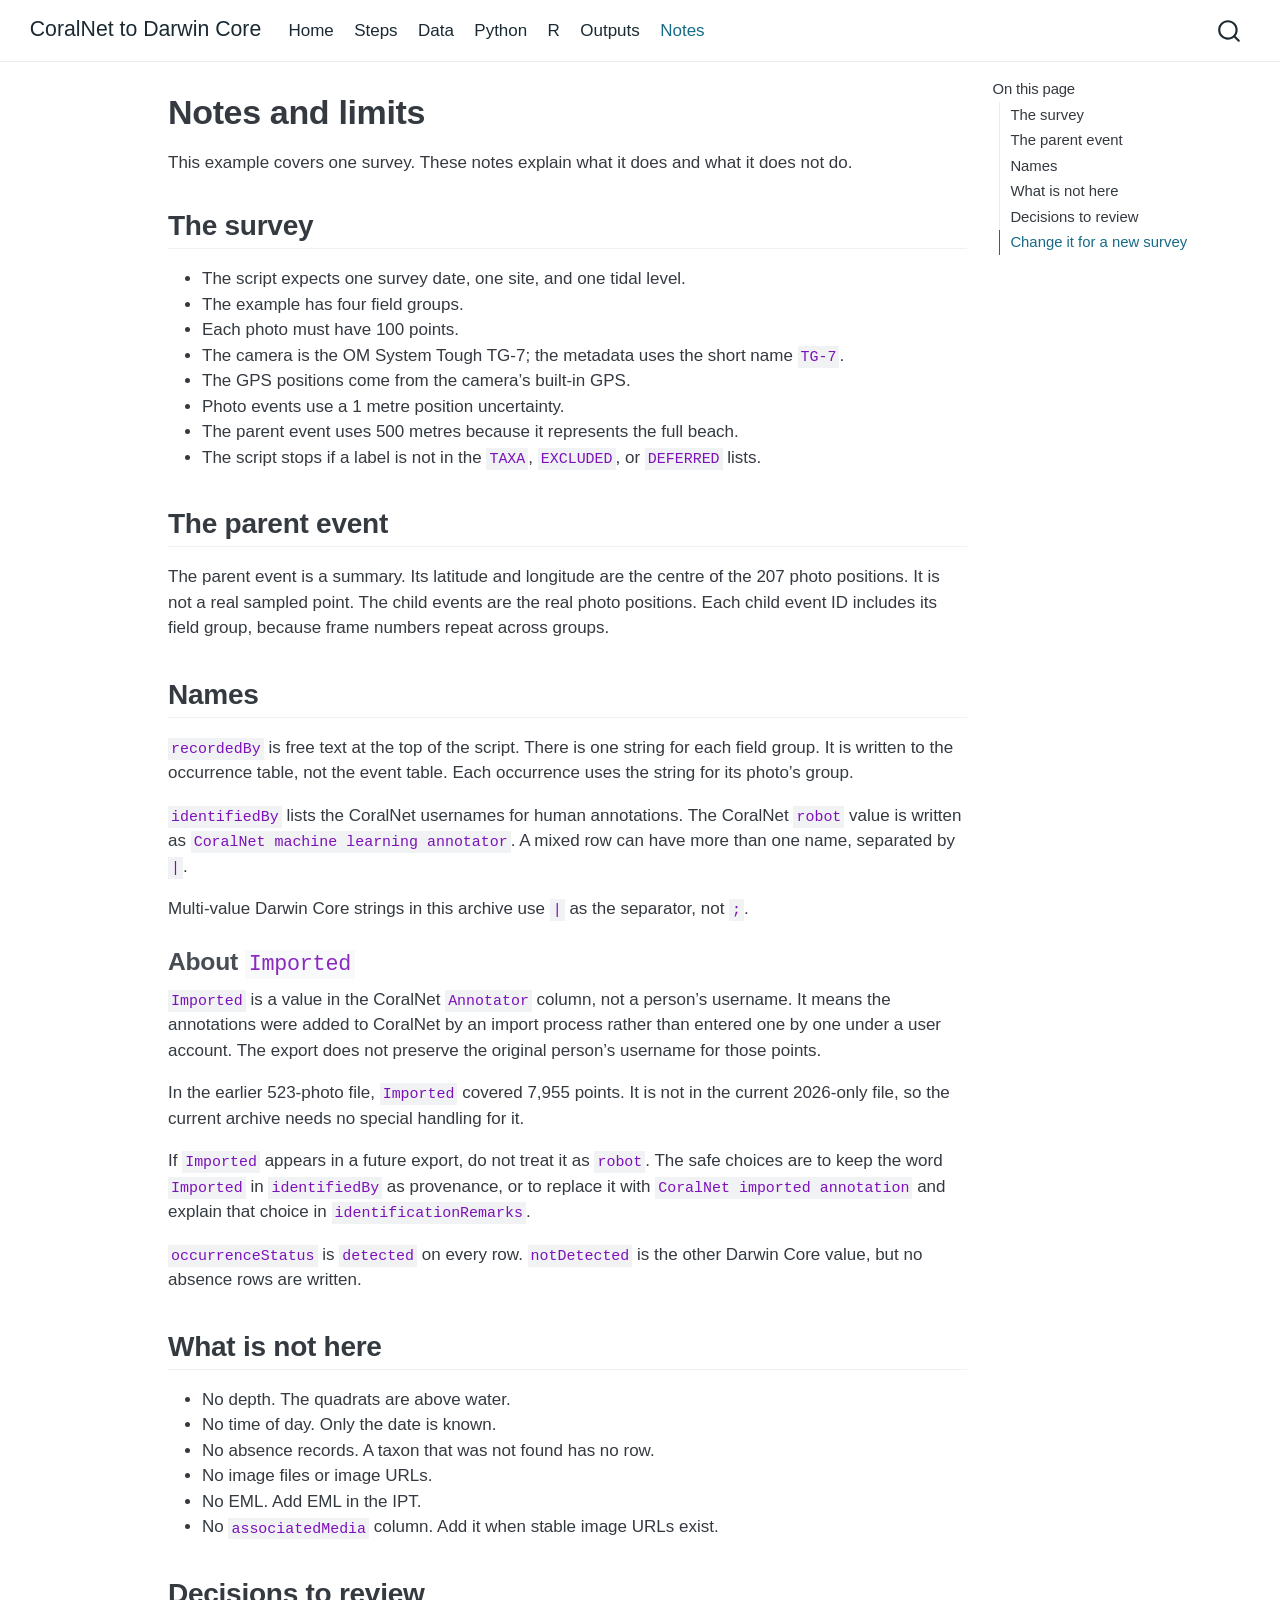
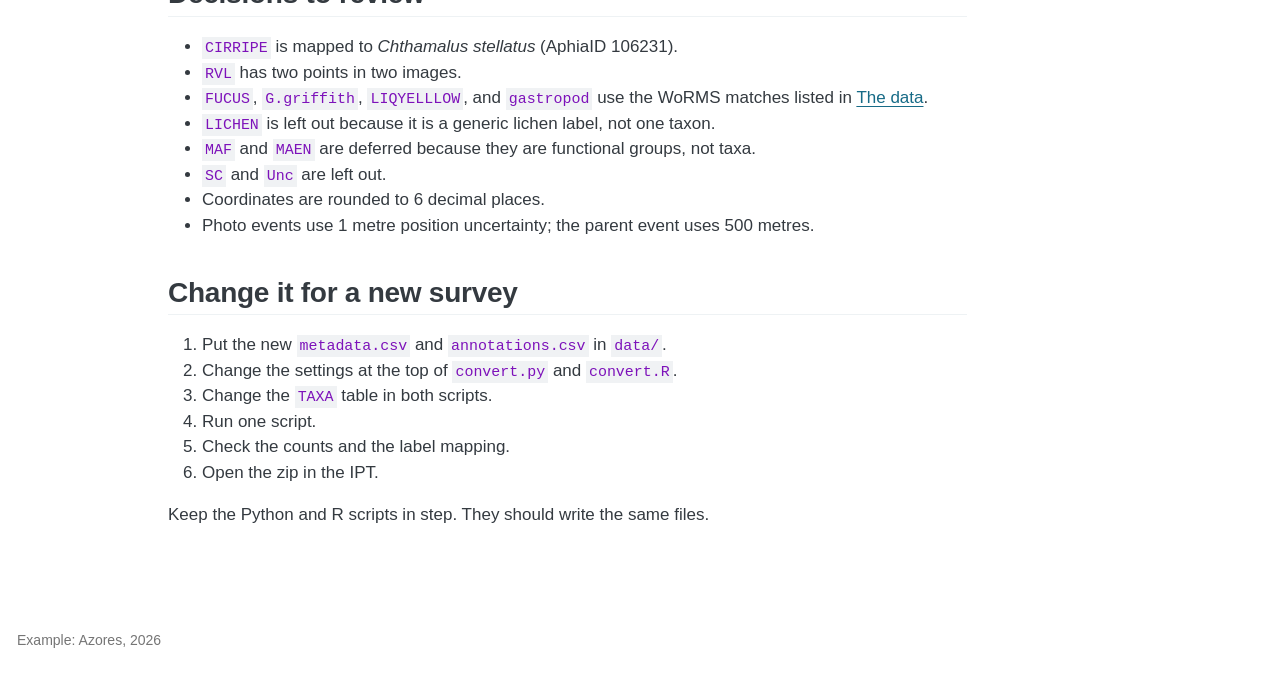
<file: notes.html>
<!DOCTYPE html>
<html xmlns="http://www.w3.org/1999/xhtml" lang="en" xml:lang="en"><head>

<meta charset="utf-8">
<meta name="generator" content="quarto-1.8.27">

<meta name="viewport" content="width=device-width, initial-scale=1.0, user-scalable=yes">


<title>Notes and limits – CoralNet to Darwin Core</title>
<style>
code{white-space: pre-wrap;}
span.smallcaps{font-variant: small-caps;}
div.columns{display: flex; gap: min(4vw, 1.5em);}
div.column{flex: auto; overflow-x: auto;}
div.hanging-indent{margin-left: 1.5em; text-indent: -1.5em;}
ul.task-list{list-style: none;}
ul.task-list li input[type="checkbox"] {
  width: 0.8em;
  margin: 0 0.8em 0.2em -1em; /* quarto-specific, see https://github.com/quarto-dev/quarto-cli/issues/4556 */ 
  vertical-align: middle;
}
</style>


<script src="site_libs/quarto-nav/quarto-nav.js"></script>
<script src="site_libs/quarto-nav/headroom.min.js"></script>
<script src="site_libs/clipboard/clipboard.min.js"></script>
<script src="site_libs/quarto-search/autocomplete.umd.js"></script>
<script src="site_libs/quarto-search/fuse.min.js"></script>
<script src="site_libs/quarto-search/quarto-search.js"></script>
<meta name="quarto:offset" content="./">
<script src="site_libs/quarto-html/quarto.js" type="module"></script>
<script src="site_libs/quarto-html/tabsets/tabsets.js" type="module"></script>
<script src="site_libs/quarto-html/axe/axe-check.js" type="module"></script>
<script src="site_libs/quarto-html/popper.min.js"></script>
<script src="site_libs/quarto-html/tippy.umd.min.js"></script>
<script src="site_libs/quarto-html/anchor.min.js"></script>
<link href="site_libs/quarto-html/tippy.css" rel="stylesheet">
<link href="site_libs/quarto-html/quarto-syntax-highlighting-ed96de9b727972fe78a7b5d16c58bf87.css" rel="stylesheet" id="quarto-text-highlighting-styles">
<script src="site_libs/bootstrap/bootstrap.min.js"></script>
<link href="site_libs/bootstrap/bootstrap-icons.css" rel="stylesheet">
<link href="site_libs/bootstrap/bootstrap-a0b7a6eada01d555777044a47acbe283.min.css" rel="stylesheet" append-hash="true" id="quarto-bootstrap" data-mode="light">
<script id="quarto-search-options" type="application/json">{
  "location": "navbar",
  "copy-button": false,
  "collapse-after": 3,
  "panel-placement": "end",
  "type": "overlay",
  "limit": 50,
  "keyboard-shortcut": [
    "f",
    "/",
    "s"
  ],
  "language": {
    "search-no-results-text": "No results",
    "search-matching-documents-text": "matching documents",
    "search-copy-link-title": "Copy link to search",
    "search-hide-matches-text": "Hide additional matches",
    "search-more-match-text": "more match in this document",
    "search-more-matches-text": "more matches in this document",
    "search-clear-button-title": "Clear",
    "search-text-placeholder": "",
    "search-detached-cancel-button-title": "Cancel",
    "search-submit-button-title": "Submit",
    "search-label": "Search"
  }
}</script>


</head>

<body class="nav-fixed quarto-light">

<div id="quarto-search-results"></div>
  <header id="quarto-header" class="headroom fixed-top">
    <nav class="navbar navbar-expand-lg " data-bs-theme="dark">
      <div class="navbar-container container-fluid">
      <div class="navbar-brand-container mx-auto">
    <a class="navbar-brand" href="./index.html">
    <span class="navbar-title">CoralNet to Darwin Core</span>
    </a>
  </div>
            <div id="quarto-search" class="" title="Search"></div>
          <button class="navbar-toggler" type="button" data-bs-toggle="collapse" data-bs-target="#navbarCollapse" aria-controls="navbarCollapse" role="menu" aria-expanded="false" aria-label="Toggle navigation" onclick="if (window.quartoToggleHeadroom) { window.quartoToggleHeadroom(); }">
  <span class="navbar-toggler-icon"></span>
</button>
          <div class="collapse navbar-collapse" id="navbarCollapse">
            <ul class="navbar-nav navbar-nav-scroll me-auto">
  <li class="nav-item">
    <a class="nav-link" href="./index.html"> 
<span class="menu-text">Home</span></a>
  </li>  
  <li class="nav-item">
    <a class="nav-link" href="./steps.html"> 
<span class="menu-text">Steps</span></a>
  </li>  
  <li class="nav-item">
    <a class="nav-link" href="./data.html"> 
<span class="menu-text">Data</span></a>
  </li>  
  <li class="nav-item">
    <a class="nav-link" href="./python.html"> 
<span class="menu-text">Python</span></a>
  </li>  
  <li class="nav-item">
    <a class="nav-link" href="./r.html"> 
<span class="menu-text">R</span></a>
  </li>  
  <li class="nav-item">
    <a class="nav-link" href="./outputs.html"> 
<span class="menu-text">Outputs</span></a>
  </li>  
  <li class="nav-item">
    <a class="nav-link active" href="./notes.html" aria-current="page"> 
<span class="menu-text">Notes</span></a>
  </li>  
</ul>
          </div> <!-- /navcollapse -->
            <div class="quarto-navbar-tools">
</div>
      </div> <!-- /container-fluid -->
    </nav>
</header>
<!-- content -->
<div id="quarto-content" class="quarto-container page-columns page-rows-contents page-layout-article page-navbar">
<!-- sidebar -->
<!-- margin-sidebar -->
    <div id="quarto-margin-sidebar" class="sidebar margin-sidebar">
        <nav id="TOC" role="doc-toc" class="toc-active">
    <h2 id="toc-title">On this page</h2>
   
  <ul class="collapse">
  <li><a href="#the-survey" id="toc-the-survey" class="nav-link active" data-scroll-target="#the-survey">The survey</a></li>
  <li><a href="#the-parent-event" id="toc-the-parent-event" class="nav-link" data-scroll-target="#the-parent-event">The parent event</a></li>
  <li><a href="#names" id="toc-names" class="nav-link" data-scroll-target="#names">Names</a></li>
  <li><a href="#what-is-not-here" id="toc-what-is-not-here" class="nav-link" data-scroll-target="#what-is-not-here">What is not here</a></li>
  <li><a href="#decisions-to-review" id="toc-decisions-to-review" class="nav-link" data-scroll-target="#decisions-to-review">Decisions to review</a></li>
  <li><a href="#change-it-for-a-new-survey" id="toc-change-it-for-a-new-survey" class="nav-link" data-scroll-target="#change-it-for-a-new-survey">Change it for a new survey</a></li>
  </ul>
</nav>
    </div>
<!-- main -->
<main class="content" id="quarto-document-content">

<header id="title-block-header" class="quarto-title-block default">
<div class="quarto-title">
<h1 class="title">Notes and limits</h1>
</div>



<div class="quarto-title-meta">

    
  
    
  </div>
  


</header>


<p>This example covers one survey. These notes explain what it does and what it does not do.</p>
<section id="the-survey" class="level2">
<h2 class="anchored" data-anchor-id="the-survey">The survey</h2>
<ul>
<li>The script expects one survey date, one site, and one tidal level.</li>
<li>The example has four field groups.</li>
<li>Each photo must have 100 points.</li>
<li>The camera is the OM System Tough TG-7; the metadata uses the short name <code>TG-7</code>.</li>
<li>The GPS positions come from the camera’s built-in GPS.</li>
<li>Photo events use a 1 metre position uncertainty.</li>
<li>The parent event uses 500 metres because it represents the full beach.</li>
<li>The script stops if a label is not in the <code>TAXA</code>, <code>EXCLUDED</code>, or <code>DEFERRED</code> lists.</li>
</ul>
</section>
<section id="the-parent-event" class="level2">
<h2 class="anchored" data-anchor-id="the-parent-event">The parent event</h2>
<p>The parent event is a summary. Its latitude and longitude are the centre of the 207 photo positions. It is not a real sampled point. The child events are the real photo positions. Each child event ID includes its field group, because frame numbers repeat across groups.</p>
</section>
<section id="names" class="level2">
<h2 class="anchored" data-anchor-id="names">Names</h2>
<p><code>recordedBy</code> is free text at the top of the script. There is one string for each field group. It is written to the occurrence table, not the event table. Each occurrence uses the string for its photo’s group.</p>
<p><code>identifiedBy</code> lists the CoralNet usernames for human annotations. The CoralNet <code>robot</code> value is written as <code>CoralNet machine learning annotator</code>. A mixed row can have more than one name, separated by <code>|</code>.</p>
<p>Multi-value Darwin Core strings in this archive use <code>|</code> as the separator, not <code>;</code>.</p>
<section id="about-imported" class="level3">
<h3 class="anchored" data-anchor-id="about-imported">About <code>Imported</code></h3>
<p><code>Imported</code> is a value in the CoralNet <code>Annotator</code> column, not a person’s username. It means the annotations were added to CoralNet by an import process rather than entered one by one under a user account. The export does not preserve the original person’s username for those points.</p>
<p>In the earlier 523-photo file, <code>Imported</code> covered 7,955 points. It is not in the current 2026-only file, so the current archive needs no special handling for it.</p>
<p>If <code>Imported</code> appears in a future export, do not treat it as <code>robot</code>. The safe choices are to keep the word <code>Imported</code> in <code>identifiedBy</code> as provenance, or to replace it with <code>CoralNet imported annotation</code> and explain that choice in <code>identificationRemarks</code>.</p>
<p><code>occurrenceStatus</code> is <code>detected</code> on every row. <code>notDetected</code> is the other Darwin Core value, but no absence rows are written.</p>
</section>
</section>
<section id="what-is-not-here" class="level2">
<h2 class="anchored" data-anchor-id="what-is-not-here">What is not here</h2>
<ul>
<li>No depth. The quadrats are above water.</li>
<li>No time of day. Only the date is known.</li>
<li>No absence records. A taxon that was not found has no row.</li>
<li>No image files or image URLs.</li>
<li>No EML. Add EML in the IPT.</li>
<li>No <code>associatedMedia</code> column. Add it when stable image URLs exist.</li>
</ul>
</section>
<section id="decisions-to-review" class="level2">
<h2 class="anchored" data-anchor-id="decisions-to-review">Decisions to review</h2>
<ul>
<li><code>CIRRIPE</code> is mapped to <em>Chthamalus stellatus</em> (AphiaID 106231).</li>
<li><code>RVL</code> has two points in two images.</li>
<li><code>FUCUS</code>, <code>G.griffith</code>, <code>LIQYELLLOW</code>, and <code>gastropod</code> use the WoRMS matches listed in <a href="./data.html">The data</a>.</li>
<li><code>LICHEN</code> is left out because it is a generic lichen label, not one taxon.</li>
<li><code>MAF</code> and <code>MAEN</code> are deferred because they are functional groups, not taxa.</li>
<li><code>SC</code> and <code>Unc</code> are left out.</li>
<li>Coordinates are rounded to 6 decimal places.</li>
<li>Photo events use 1 metre position uncertainty; the parent event uses 500 metres.</li>
</ul>
</section>
<section id="change-it-for-a-new-survey" class="level2">
<h2 class="anchored" data-anchor-id="change-it-for-a-new-survey">Change it for a new survey</h2>
<ol type="1">
<li>Put the new <code>metadata.csv</code> and <code>annotations.csv</code> in <code>data/</code>.</li>
<li>Change the settings at the top of <code>convert.py</code> and <code>convert.R</code>.</li>
<li>Change the <code>TAXA</code> table in both scripts.</li>
<li>Run one script.</li>
<li>Check the counts and the label mapping.</li>
<li>Open the zip in the IPT.</li>
</ol>
<p>Keep the Python and R scripts in step. They should write the same files.</p>


</section>

</main> <!-- /main -->
<script id="quarto-html-after-body" type="application/javascript">
  window.document.addEventListener("DOMContentLoaded", function (event) {
    const icon = "";
    const anchorJS = new window.AnchorJS();
    anchorJS.options = {
      placement: 'right',
      icon: icon
    };
    anchorJS.add('.anchored');
    const isCodeAnnotation = (el) => {
      for (const clz of el.classList) {
        if (clz.startsWith('code-annotation-')) {                     
          return true;
        }
      }
      return false;
    }
    const onCopySuccess = function(e) {
      // button target
      const button = e.trigger;
      // don't keep focus
      button.blur();
      // flash "checked"
      button.classList.add('code-copy-button-checked');
      var currentTitle = button.getAttribute("title");
      button.setAttribute("title", "Copied!");
      let tooltip;
      if (window.bootstrap) {
        button.setAttribute("data-bs-toggle", "tooltip");
        button.setAttribute("data-bs-placement", "left");
        button.setAttribute("data-bs-title", "Copied!");
        tooltip = new bootstrap.Tooltip(button, 
          { trigger: "manual", 
            customClass: "code-copy-button-tooltip",
            offset: [0, -8]});
        tooltip.show();    
      }
      setTimeout(function() {
        if (tooltip) {
          tooltip.hide();
          button.removeAttribute("data-bs-title");
          button.removeAttribute("data-bs-toggle");
          button.removeAttribute("data-bs-placement");
        }
        button.setAttribute("title", currentTitle);
        button.classList.remove('code-copy-button-checked');
      }, 1000);
      // clear code selection
      e.clearSelection();
    }
    const getTextToCopy = function(trigger) {
      const outerScaffold = trigger.parentElement.cloneNode(true);
      const codeEl = outerScaffold.querySelector('code');
      for (const childEl of codeEl.children) {
        if (isCodeAnnotation(childEl)) {
          childEl.remove();
        }
      }
      return codeEl.innerText;
    }
    const clipboard = new window.ClipboardJS('.code-copy-button:not([data-in-quarto-modal])', {
      text: getTextToCopy
    });
    clipboard.on('success', onCopySuccess);
    if (window.document.getElementById('quarto-embedded-source-code-modal')) {
      const clipboardModal = new window.ClipboardJS('.code-copy-button[data-in-quarto-modal]', {
        text: getTextToCopy,
        container: window.document.getElementById('quarto-embedded-source-code-modal')
      });
      clipboardModal.on('success', onCopySuccess);
    }
      var localhostRegex = new RegExp(/^(?:http|https):\/\/localhost\:?[0-9]*\//);
      var mailtoRegex = new RegExp(/^mailto:/);
        var filterRegex = new RegExp('/' + window.location.host + '/');
      var isInternal = (href) => {
          return filterRegex.test(href) || localhostRegex.test(href) || mailtoRegex.test(href);
      }
      // Inspect non-navigation links and adorn them if external
     var links = window.document.querySelectorAll('a[href]:not(.nav-link):not(.navbar-brand):not(.toc-action):not(.sidebar-link):not(.sidebar-item-toggle):not(.pagination-link):not(.no-external):not([aria-hidden]):not(.dropdown-item):not(.quarto-navigation-tool):not(.about-link)');
      for (var i=0; i<links.length; i++) {
        const link = links[i];
        if (!isInternal(link.href)) {
          // undo the damage that might have been done by quarto-nav.js in the case of
          // links that we want to consider external
          if (link.dataset.originalHref !== undefined) {
            link.href = link.dataset.originalHref;
          }
            // target, if specified
            link.setAttribute("target", "_blank");
            if (link.getAttribute("rel") === null) {
              link.setAttribute("rel", "noopener");
            }
        }
      }
    function tippyHover(el, contentFn, onTriggerFn, onUntriggerFn) {
      const config = {
        allowHTML: true,
        maxWidth: 500,
        delay: 100,
        arrow: false,
        appendTo: function(el) {
            return el.parentElement;
        },
        interactive: true,
        interactiveBorder: 10,
        theme: 'quarto',
        placement: 'bottom-start',
      };
      if (contentFn) {
        config.content = contentFn;
      }
      if (onTriggerFn) {
        config.onTrigger = onTriggerFn;
      }
      if (onUntriggerFn) {
        config.onUntrigger = onUntriggerFn;
      }
      window.tippy(el, config); 
    }
    const noterefs = window.document.querySelectorAll('a[role="doc-noteref"]');
    for (var i=0; i<noterefs.length; i++) {
      const ref = noterefs[i];
      tippyHover(ref, function() {
        // use id or data attribute instead here
        let href = ref.getAttribute('data-footnote-href') || ref.getAttribute('href');
        try { href = new URL(href).hash; } catch {}
        const id = href.replace(/^#\/?/, "");
        const note = window.document.getElementById(id);
        if (note) {
          return note.innerHTML;
        } else {
          return "";
        }
      });
    }
    const xrefs = window.document.querySelectorAll('a.quarto-xref');
    const processXRef = (id, note) => {
      // Strip column container classes
      const stripColumnClz = (el) => {
        el.classList.remove("page-full", "page-columns");
        if (el.children) {
          for (const child of el.children) {
            stripColumnClz(child);
          }
        }
      }
      stripColumnClz(note)
      if (id === null || id.startsWith('sec-')) {
        // Special case sections, only their first couple elements
        const container = document.createElement("div");
        if (note.children && note.children.length > 2) {
          container.appendChild(note.children[0].cloneNode(true));
          for (let i = 1; i < note.children.length; i++) {
            const child = note.children[i];
            if (child.tagName === "P" && child.innerText === "") {
              continue;
            } else {
              container.appendChild(child.cloneNode(true));
              break;
            }
          }
          if (window.Quarto?.typesetMath) {
            window.Quarto.typesetMath(container);
          }
          return container.innerHTML
        } else {
          if (window.Quarto?.typesetMath) {
            window.Quarto.typesetMath(note);
          }
          return note.innerHTML;
        }
      } else {
        // Remove any anchor links if they are present
        const anchorLink = note.querySelector('a.anchorjs-link');
        if (anchorLink) {
          anchorLink.remove();
        }
        if (window.Quarto?.typesetMath) {
          window.Quarto.typesetMath(note);
        }
        if (note.classList.contains("callout")) {
          return note.outerHTML;
        } else {
          return note.innerHTML;
        }
      }
    }
    for (var i=0; i<xrefs.length; i++) {
      const xref = xrefs[i];
      tippyHover(xref, undefined, function(instance) {
        instance.disable();
        let url = xref.getAttribute('href');
        let hash = undefined; 
        if (url.startsWith('#')) {
          hash = url;
        } else {
          try { hash = new URL(url).hash; } catch {}
        }
        if (hash) {
          const id = hash.replace(/^#\/?/, "");
          const note = window.document.getElementById(id);
          if (note !== null) {
            try {
              const html = processXRef(id, note.cloneNode(true));
              instance.setContent(html);
            } finally {
              instance.enable();
              instance.show();
            }
          } else {
            // See if we can fetch this
            fetch(url.split('#')[0])
            .then(res => res.text())
            .then(html => {
              const parser = new DOMParser();
              const htmlDoc = parser.parseFromString(html, "text/html");
              const note = htmlDoc.getElementById(id);
              if (note !== null) {
                const html = processXRef(id, note);
                instance.setContent(html);
              } 
            }).finally(() => {
              instance.enable();
              instance.show();
            });
          }
        } else {
          // See if we can fetch a full url (with no hash to target)
          // This is a special case and we should probably do some content thinning / targeting
          fetch(url)
          .then(res => res.text())
          .then(html => {
            const parser = new DOMParser();
            const htmlDoc = parser.parseFromString(html, "text/html");
            const note = htmlDoc.querySelector('main.content');
            if (note !== null) {
              // This should only happen for chapter cross references
              // (since there is no id in the URL)
              // remove the first header
              if (note.children.length > 0 && note.children[0].tagName === "HEADER") {
                note.children[0].remove();
              }
              const html = processXRef(null, note);
              instance.setContent(html);
            } 
          }).finally(() => {
            instance.enable();
            instance.show();
          });
        }
      }, function(instance) {
      });
    }
        let selectedAnnoteEl;
        const selectorForAnnotation = ( cell, annotation) => {
          let cellAttr = 'data-code-cell="' + cell + '"';
          let lineAttr = 'data-code-annotation="' +  annotation + '"';
          const selector = 'span[' + cellAttr + '][' + lineAttr + ']';
          return selector;
        }
        const selectCodeLines = (annoteEl) => {
          const doc = window.document;
          const targetCell = annoteEl.getAttribute("data-target-cell");
          const targetAnnotation = annoteEl.getAttribute("data-target-annotation");
          const annoteSpan = window.document.querySelector(selectorForAnnotation(targetCell, targetAnnotation));
          const lines = annoteSpan.getAttribute("data-code-lines").split(",");
          const lineIds = lines.map((line) => {
            return targetCell + "-" + line;
          })
          let top = null;
          let height = null;
          let parent = null;
          if (lineIds.length > 0) {
              //compute the position of the single el (top and bottom and make a div)
              const el = window.document.getElementById(lineIds[0]);
              top = el.offsetTop;
              height = el.offsetHeight;
              parent = el.parentElement.parentElement;
            if (lineIds.length > 1) {
              const lastEl = window.document.getElementById(lineIds[lineIds.length - 1]);
              const bottom = lastEl.offsetTop + lastEl.offsetHeight;
              height = bottom - top;
            }
            if (top !== null && height !== null && parent !== null) {
              // cook up a div (if necessary) and position it 
              let div = window.document.getElementById("code-annotation-line-highlight");
              if (div === null) {
                div = window.document.createElement("div");
                div.setAttribute("id", "code-annotation-line-highlight");
                div.style.position = 'absolute';
                parent.appendChild(div);
              }
              div.style.top = top - 2 + "px";
              div.style.height = height + 4 + "px";
              div.style.left = 0;
              let gutterDiv = window.document.getElementById("code-annotation-line-highlight-gutter");
              if (gutterDiv === null) {
                gutterDiv = window.document.createElement("div");
                gutterDiv.setAttribute("id", "code-annotation-line-highlight-gutter");
                gutterDiv.style.position = 'absolute';
                const codeCell = window.document.getElementById(targetCell);
                const gutter = codeCell.querySelector('.code-annotation-gutter');
                gutter.appendChild(gutterDiv);
              }
              gutterDiv.style.top = top - 2 + "px";
              gutterDiv.style.height = height + 4 + "px";
            }
            selectedAnnoteEl = annoteEl;
          }
        };
        const unselectCodeLines = () => {
          const elementsIds = ["code-annotation-line-highlight", "code-annotation-line-highlight-gutter"];
          elementsIds.forEach((elId) => {
            const div = window.document.getElementById(elId);
            if (div) {
              div.remove();
            }
          });
          selectedAnnoteEl = undefined;
        };
          // Handle positioning of the toggle
      window.addEventListener(
        "resize",
        throttle(() => {
          elRect = undefined;
          if (selectedAnnoteEl) {
            selectCodeLines(selectedAnnoteEl);
          }
        }, 10)
      );
      function throttle(fn, ms) {
      let throttle = false;
      let timer;
        return (...args) => {
          if(!throttle) { // first call gets through
              fn.apply(this, args);
              throttle = true;
          } else { // all the others get throttled
              if(timer) clearTimeout(timer); // cancel #2
              timer = setTimeout(() => {
                fn.apply(this, args);
                timer = throttle = false;
              }, ms);
          }
        };
      }
        // Attach click handler to the DT
        const annoteDls = window.document.querySelectorAll('dt[data-target-cell]');
        for (const annoteDlNode of annoteDls) {
          annoteDlNode.addEventListener('click', (event) => {
            const clickedEl = event.target;
            if (clickedEl !== selectedAnnoteEl) {
              unselectCodeLines();
              const activeEl = window.document.querySelector('dt[data-target-cell].code-annotation-active');
              if (activeEl) {
                activeEl.classList.remove('code-annotation-active');
              }
              selectCodeLines(clickedEl);
              clickedEl.classList.add('code-annotation-active');
            } else {
              // Unselect the line
              unselectCodeLines();
              clickedEl.classList.remove('code-annotation-active');
            }
          });
        }
    const findCites = (el) => {
      const parentEl = el.parentElement;
      if (parentEl) {
        const cites = parentEl.dataset.cites;
        if (cites) {
          return {
            el,
            cites: cites.split(' ')
          };
        } else {
          return findCites(el.parentElement)
        }
      } else {
        return undefined;
      }
    };
    var bibliorefs = window.document.querySelectorAll('a[role="doc-biblioref"]');
    for (var i=0; i<bibliorefs.length; i++) {
      const ref = bibliorefs[i];
      const citeInfo = findCites(ref);
      if (citeInfo) {
        tippyHover(citeInfo.el, function() {
          var popup = window.document.createElement('div');
          citeInfo.cites.forEach(function(cite) {
            var citeDiv = window.document.createElement('div');
            citeDiv.classList.add('hanging-indent');
            citeDiv.classList.add('csl-entry');
            var biblioDiv = window.document.getElementById('ref-' + cite);
            if (biblioDiv) {
              citeDiv.innerHTML = biblioDiv.innerHTML;
            }
            popup.appendChild(citeDiv);
          });
          return popup.innerHTML;
        });
      }
    }
  });
  </script>
</div> <!-- /content -->
<footer class="footer">
  <div class="nav-footer">
    <div class="nav-footer-left">
<p>Example: Azores, 2026</p>
</div>   
    <div class="nav-footer-center">
      &nbsp;
    </div>
    <div class="nav-footer-right">
      &nbsp;
    </div>
  </div>
</footer>




</body></html>
</file>
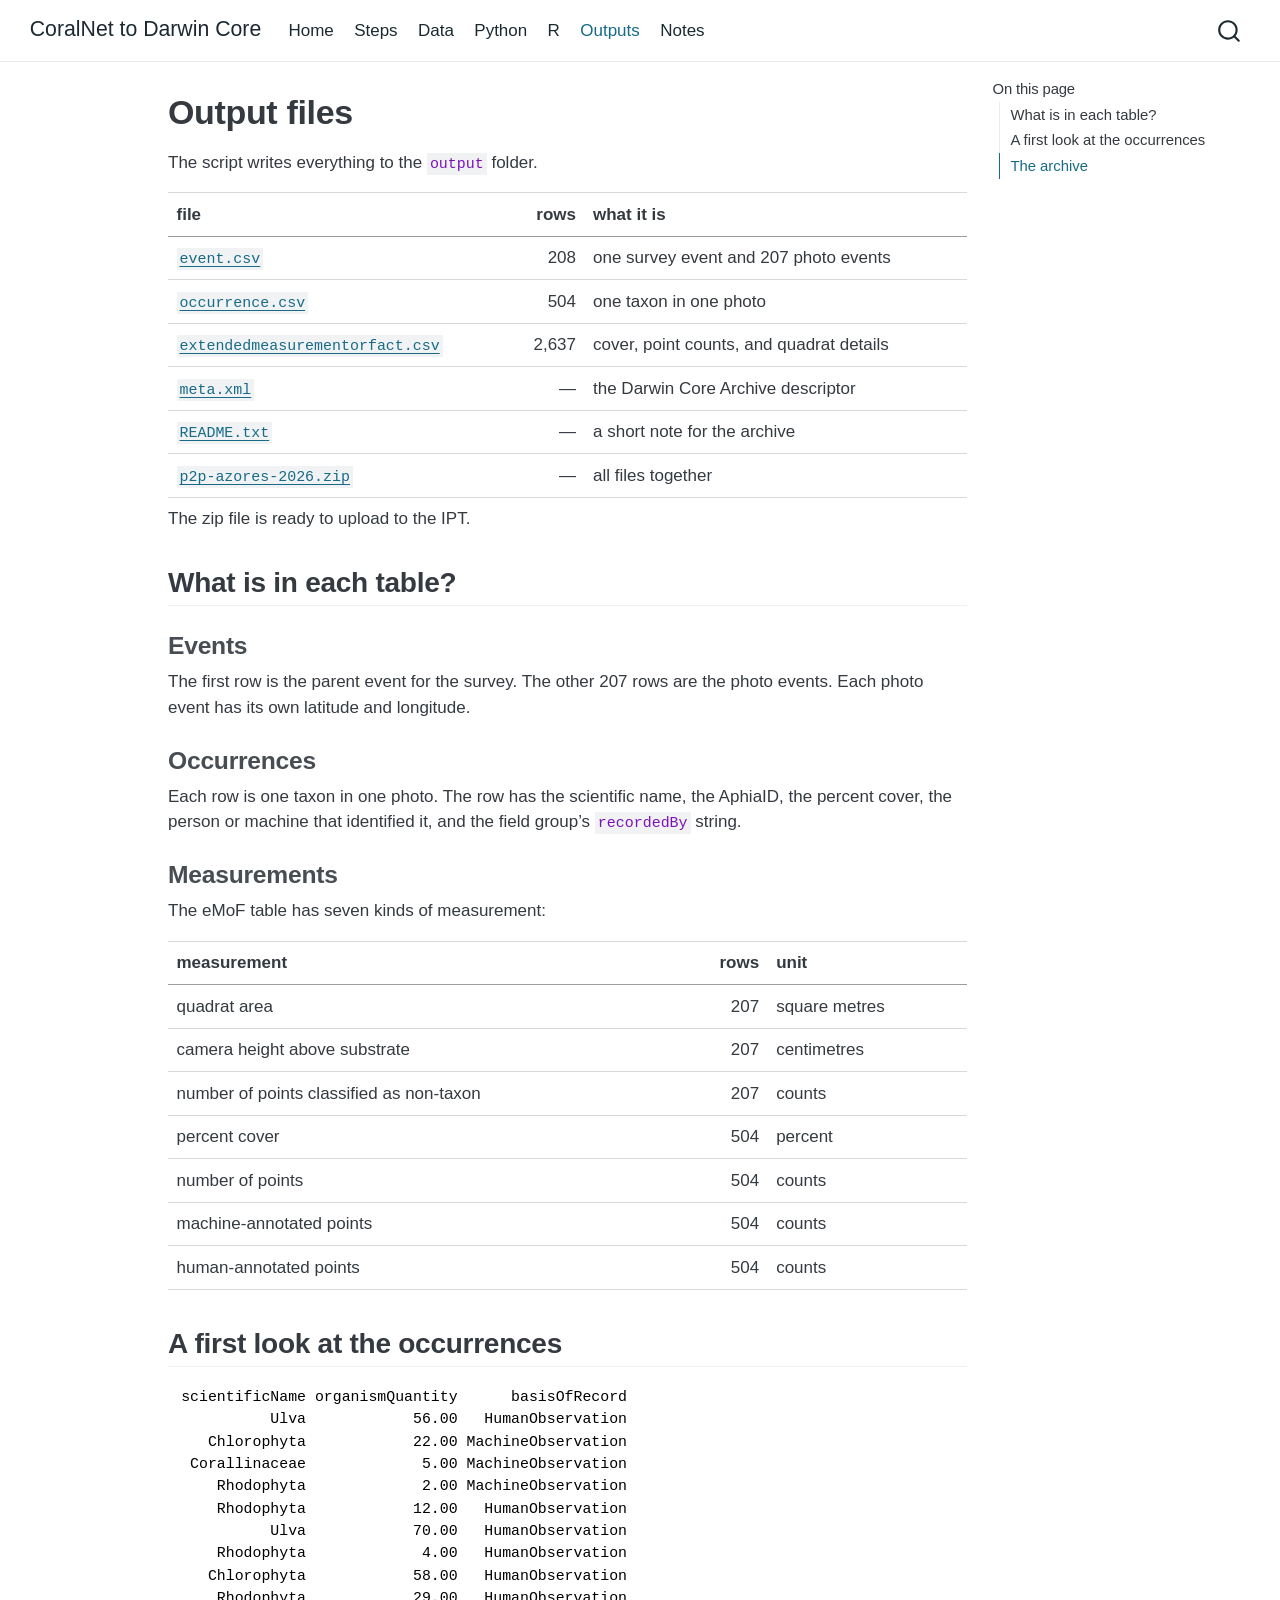
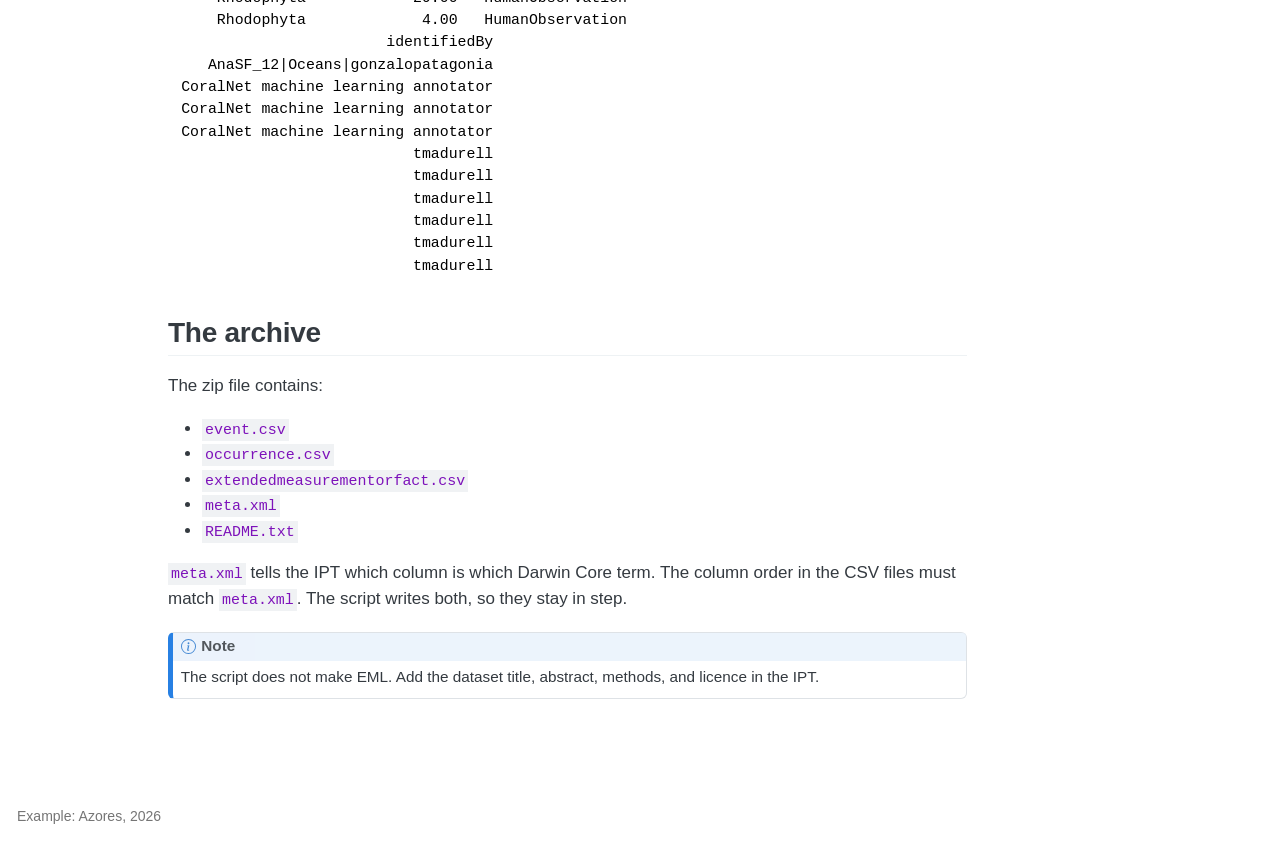
<file: outputs.html>
<!DOCTYPE html>
<html xmlns="http://www.w3.org/1999/xhtml" lang="en" xml:lang="en"><head>

<meta charset="utf-8">
<meta name="generator" content="quarto-1.8.27">

<meta name="viewport" content="width=device-width, initial-scale=1.0, user-scalable=yes">


<title>Output files – CoralNet to Darwin Core</title>
<style>
code{white-space: pre-wrap;}
span.smallcaps{font-variant: small-caps;}
div.columns{display: flex; gap: min(4vw, 1.5em);}
div.column{flex: auto; overflow-x: auto;}
div.hanging-indent{margin-left: 1.5em; text-indent: -1.5em;}
ul.task-list{list-style: none;}
ul.task-list li input[type="checkbox"] {
  width: 0.8em;
  margin: 0 0.8em 0.2em -1em; /* quarto-specific, see https://github.com/quarto-dev/quarto-cli/issues/4556 */ 
  vertical-align: middle;
}
</style>


<script src="site_libs/quarto-nav/quarto-nav.js"></script>
<script src="site_libs/quarto-nav/headroom.min.js"></script>
<script src="site_libs/clipboard/clipboard.min.js"></script>
<script src="site_libs/quarto-search/autocomplete.umd.js"></script>
<script src="site_libs/quarto-search/fuse.min.js"></script>
<script src="site_libs/quarto-search/quarto-search.js"></script>
<meta name="quarto:offset" content="./">
<script src="site_libs/quarto-html/quarto.js" type="module"></script>
<script src="site_libs/quarto-html/tabsets/tabsets.js" type="module"></script>
<script src="site_libs/quarto-html/axe/axe-check.js" type="module"></script>
<script src="site_libs/quarto-html/popper.min.js"></script>
<script src="site_libs/quarto-html/tippy.umd.min.js"></script>
<script src="site_libs/quarto-html/anchor.min.js"></script>
<link href="site_libs/quarto-html/tippy.css" rel="stylesheet">
<link href="site_libs/quarto-html/quarto-syntax-highlighting-ed96de9b727972fe78a7b5d16c58bf87.css" rel="stylesheet" id="quarto-text-highlighting-styles">
<script src="site_libs/bootstrap/bootstrap.min.js"></script>
<link href="site_libs/bootstrap/bootstrap-icons.css" rel="stylesheet">
<link href="site_libs/bootstrap/bootstrap-a0b7a6eada01d555777044a47acbe283.min.css" rel="stylesheet" append-hash="true" id="quarto-bootstrap" data-mode="light">
<script id="quarto-search-options" type="application/json">{
  "location": "navbar",
  "copy-button": false,
  "collapse-after": 3,
  "panel-placement": "end",
  "type": "overlay",
  "limit": 50,
  "keyboard-shortcut": [
    "f",
    "/",
    "s"
  ],
  "language": {
    "search-no-results-text": "No results",
    "search-matching-documents-text": "matching documents",
    "search-copy-link-title": "Copy link to search",
    "search-hide-matches-text": "Hide additional matches",
    "search-more-match-text": "more match in this document",
    "search-more-matches-text": "more matches in this document",
    "search-clear-button-title": "Clear",
    "search-text-placeholder": "",
    "search-detached-cancel-button-title": "Cancel",
    "search-submit-button-title": "Submit",
    "search-label": "Search"
  }
}</script>


</head>

<body class="nav-fixed quarto-light">

<div id="quarto-search-results"></div>
  <header id="quarto-header" class="headroom fixed-top">
    <nav class="navbar navbar-expand-lg " data-bs-theme="dark">
      <div class="navbar-container container-fluid">
      <div class="navbar-brand-container mx-auto">
    <a class="navbar-brand" href="./index.html">
    <span class="navbar-title">CoralNet to Darwin Core</span>
    </a>
  </div>
            <div id="quarto-search" class="" title="Search"></div>
          <button class="navbar-toggler" type="button" data-bs-toggle="collapse" data-bs-target="#navbarCollapse" aria-controls="navbarCollapse" role="menu" aria-expanded="false" aria-label="Toggle navigation" onclick="if (window.quartoToggleHeadroom) { window.quartoToggleHeadroom(); }">
  <span class="navbar-toggler-icon"></span>
</button>
          <div class="collapse navbar-collapse" id="navbarCollapse">
            <ul class="navbar-nav navbar-nav-scroll me-auto">
  <li class="nav-item">
    <a class="nav-link" href="./index.html"> 
<span class="menu-text">Home</span></a>
  </li>  
  <li class="nav-item">
    <a class="nav-link" href="./steps.html"> 
<span class="menu-text">Steps</span></a>
  </li>  
  <li class="nav-item">
    <a class="nav-link" href="./data.html"> 
<span class="menu-text">Data</span></a>
  </li>  
  <li class="nav-item">
    <a class="nav-link" href="./python.html"> 
<span class="menu-text">Python</span></a>
  </li>  
  <li class="nav-item">
    <a class="nav-link" href="./r.html"> 
<span class="menu-text">R</span></a>
  </li>  
  <li class="nav-item">
    <a class="nav-link active" href="./outputs.html" aria-current="page"> 
<span class="menu-text">Outputs</span></a>
  </li>  
  <li class="nav-item">
    <a class="nav-link" href="./notes.html"> 
<span class="menu-text">Notes</span></a>
  </li>  
</ul>
          </div> <!-- /navcollapse -->
            <div class="quarto-navbar-tools">
</div>
      </div> <!-- /container-fluid -->
    </nav>
</header>
<!-- content -->
<div id="quarto-content" class="quarto-container page-columns page-rows-contents page-layout-article page-navbar">
<!-- sidebar -->
<!-- margin-sidebar -->
    <div id="quarto-margin-sidebar" class="sidebar margin-sidebar">
        <nav id="TOC" role="doc-toc" class="toc-active">
    <h2 id="toc-title">On this page</h2>
   
  <ul class="collapse">
  <li><a href="#what-is-in-each-table" id="toc-what-is-in-each-table" class="nav-link active" data-scroll-target="#what-is-in-each-table">What is in each table?</a></li>
  <li><a href="#a-first-look-at-the-occurrences" id="toc-a-first-look-at-the-occurrences" class="nav-link" data-scroll-target="#a-first-look-at-the-occurrences">A first look at the occurrences</a></li>
  <li><a href="#the-archive" id="toc-the-archive" class="nav-link" data-scroll-target="#the-archive">The archive</a></li>
  </ul>
</nav>
    </div>
<!-- main -->
<main class="content" id="quarto-document-content">

<header id="title-block-header" class="quarto-title-block default">
<div class="quarto-title">
<h1 class="title">Output files</h1>
</div>



<div class="quarto-title-meta">

    
  
    
  </div>
  


</header>


<p>The script writes everything to the <code>output</code> folder.</p>
<table class="caption-top table">
<thead>
<tr class="header">
<th>file</th>
<th style="text-align: right;">rows</th>
<th>what it is</th>
</tr>
</thead>
<tbody>
<tr class="odd">
<td><a href="output/event.csv"><code>event.csv</code></a></td>
<td style="text-align: right;">208</td>
<td>one survey event and 207 photo events</td>
</tr>
<tr class="even">
<td><a href="output/occurrence.csv"><code>occurrence.csv</code></a></td>
<td style="text-align: right;">504</td>
<td>one taxon in one photo</td>
</tr>
<tr class="odd">
<td><a href="output/extendedmeasurementorfact.csv"><code>extendedmeasurementorfact.csv</code></a></td>
<td style="text-align: right;">2,637</td>
<td>cover, point counts, and quadrat details</td>
</tr>
<tr class="even">
<td><a href="output/meta.xml"><code>meta.xml</code></a></td>
<td style="text-align: right;">—</td>
<td>the Darwin Core Archive descriptor</td>
</tr>
<tr class="odd">
<td><a href="output/README.txt"><code>README.txt</code></a></td>
<td style="text-align: right;">—</td>
<td>a short note for the archive</td>
</tr>
<tr class="even">
<td><a href="output/p2p-azores-2026.zip"><code>p2p-azores-2026.zip</code></a></td>
<td style="text-align: right;">—</td>
<td>all files together</td>
</tr>
</tbody>
</table>
<p>The zip file is ready to upload to the IPT.</p>
<section id="what-is-in-each-table" class="level2">
<h2 class="anchored" data-anchor-id="what-is-in-each-table">What is in each table?</h2>
<section id="events" class="level3">
<h3 class="anchored" data-anchor-id="events">Events</h3>
<p>The first row is the parent event for the survey. The other 207 rows are the photo events. Each photo event has its own latitude and longitude.</p>
</section>
<section id="occurrences" class="level3">
<h3 class="anchored" data-anchor-id="occurrences">Occurrences</h3>
<p>Each row is one taxon in one photo. The row has the scientific name, the AphiaID, the percent cover, the person or machine that identified it, and the field group’s <code>recordedBy</code> string.</p>
</section>
<section id="measurements" class="level3">
<h3 class="anchored" data-anchor-id="measurements">Measurements</h3>
<p>The eMoF table has seven kinds of measurement:</p>
<table class="caption-top table">
<thead>
<tr class="header">
<th>measurement</th>
<th style="text-align: right;">rows</th>
<th>unit</th>
</tr>
</thead>
<tbody>
<tr class="odd">
<td>quadrat area</td>
<td style="text-align: right;">207</td>
<td>square metres</td>
</tr>
<tr class="even">
<td>camera height above substrate</td>
<td style="text-align: right;">207</td>
<td>centimetres</td>
</tr>
<tr class="odd">
<td>number of points classified as non-taxon</td>
<td style="text-align: right;">207</td>
<td>counts</td>
</tr>
<tr class="even">
<td>percent cover</td>
<td style="text-align: right;">504</td>
<td>percent</td>
</tr>
<tr class="odd">
<td>number of points</td>
<td style="text-align: right;">504</td>
<td>counts</td>
</tr>
<tr class="even">
<td>machine-annotated points</td>
<td style="text-align: right;">504</td>
<td>counts</td>
</tr>
<tr class="odd">
<td>human-annotated points</td>
<td style="text-align: right;">504</td>
<td>counts</td>
</tr>
</tbody>
</table>
</section>
</section>
<section id="a-first-look-at-the-occurrences" class="level2">
<h2 class="anchored" data-anchor-id="a-first-look-at-the-occurrences">A first look at the occurrences</h2>
<div class="cell">
<div class="cell-output cell-output-stdout">
<pre><code> scientificName organismQuantity      basisOfRecord
           Ulva            56.00   HumanObservation
    Chlorophyta            22.00 MachineObservation
  Corallinaceae             5.00 MachineObservation
     Rhodophyta             2.00 MachineObservation
     Rhodophyta            12.00   HumanObservation
           Ulva            70.00   HumanObservation
     Rhodophyta             4.00   HumanObservation
    Chlorophyta            58.00   HumanObservation
     Rhodophyta            29.00   HumanObservation
     Rhodophyta             4.00   HumanObservation
                        identifiedBy
    AnaSF_12|Oceans|gonzalopatagonia
 CoralNet machine learning annotator
 CoralNet machine learning annotator
 CoralNet machine learning annotator
                           tmadurell
                           tmadurell
                           tmadurell
                           tmadurell
                           tmadurell
                           tmadurell</code></pre>
</div>
</div>
</section>
<section id="the-archive" class="level2">
<h2 class="anchored" data-anchor-id="the-archive">The archive</h2>
<p>The zip file contains:</p>
<ul>
<li><code>event.csv</code></li>
<li><code>occurrence.csv</code></li>
<li><code>extendedmeasurementorfact.csv</code></li>
<li><code>meta.xml</code></li>
<li><code>README.txt</code></li>
</ul>
<p><code>meta.xml</code> tells the IPT which column is which Darwin Core term. The column order in the CSV files must match <code>meta.xml</code>. The script writes both, so they stay in step.</p>
<div class="callout callout-style-default callout-note callout-titled">
<div class="callout-header d-flex align-content-center">
<div class="callout-icon-container">
<i class="callout-icon"></i>
</div>
<div class="callout-title-container flex-fill">
Note
</div>
</div>
<div class="callout-body-container callout-body">
<p>The script does not make EML. Add the dataset title, abstract, methods, and licence in the IPT.</p>
</div>
</div>


</section>

</main> <!-- /main -->
<script id="quarto-html-after-body" type="application/javascript">
  window.document.addEventListener("DOMContentLoaded", function (event) {
    const icon = "";
    const anchorJS = new window.AnchorJS();
    anchorJS.options = {
      placement: 'right',
      icon: icon
    };
    anchorJS.add('.anchored');
    const isCodeAnnotation = (el) => {
      for (const clz of el.classList) {
        if (clz.startsWith('code-annotation-')) {                     
          return true;
        }
      }
      return false;
    }
    const onCopySuccess = function(e) {
      // button target
      const button = e.trigger;
      // don't keep focus
      button.blur();
      // flash "checked"
      button.classList.add('code-copy-button-checked');
      var currentTitle = button.getAttribute("title");
      button.setAttribute("title", "Copied!");
      let tooltip;
      if (window.bootstrap) {
        button.setAttribute("data-bs-toggle", "tooltip");
        button.setAttribute("data-bs-placement", "left");
        button.setAttribute("data-bs-title", "Copied!");
        tooltip = new bootstrap.Tooltip(button, 
          { trigger: "manual", 
            customClass: "code-copy-button-tooltip",
            offset: [0, -8]});
        tooltip.show();    
      }
      setTimeout(function() {
        if (tooltip) {
          tooltip.hide();
          button.removeAttribute("data-bs-title");
          button.removeAttribute("data-bs-toggle");
          button.removeAttribute("data-bs-placement");
        }
        button.setAttribute("title", currentTitle);
        button.classList.remove('code-copy-button-checked');
      }, 1000);
      // clear code selection
      e.clearSelection();
    }
    const getTextToCopy = function(trigger) {
      const outerScaffold = trigger.parentElement.cloneNode(true);
      const codeEl = outerScaffold.querySelector('code');
      for (const childEl of codeEl.children) {
        if (isCodeAnnotation(childEl)) {
          childEl.remove();
        }
      }
      return codeEl.innerText;
    }
    const clipboard = new window.ClipboardJS('.code-copy-button:not([data-in-quarto-modal])', {
      text: getTextToCopy
    });
    clipboard.on('success', onCopySuccess);
    if (window.document.getElementById('quarto-embedded-source-code-modal')) {
      const clipboardModal = new window.ClipboardJS('.code-copy-button[data-in-quarto-modal]', {
        text: getTextToCopy,
        container: window.document.getElementById('quarto-embedded-source-code-modal')
      });
      clipboardModal.on('success', onCopySuccess);
    }
      var localhostRegex = new RegExp(/^(?:http|https):\/\/localhost\:?[0-9]*\//);
      var mailtoRegex = new RegExp(/^mailto:/);
        var filterRegex = new RegExp('/' + window.location.host + '/');
      var isInternal = (href) => {
          return filterRegex.test(href) || localhostRegex.test(href) || mailtoRegex.test(href);
      }
      // Inspect non-navigation links and adorn them if external
     var links = window.document.querySelectorAll('a[href]:not(.nav-link):not(.navbar-brand):not(.toc-action):not(.sidebar-link):not(.sidebar-item-toggle):not(.pagination-link):not(.no-external):not([aria-hidden]):not(.dropdown-item):not(.quarto-navigation-tool):not(.about-link)');
      for (var i=0; i<links.length; i++) {
        const link = links[i];
        if (!isInternal(link.href)) {
          // undo the damage that might have been done by quarto-nav.js in the case of
          // links that we want to consider external
          if (link.dataset.originalHref !== undefined) {
            link.href = link.dataset.originalHref;
          }
            // target, if specified
            link.setAttribute("target", "_blank");
            if (link.getAttribute("rel") === null) {
              link.setAttribute("rel", "noopener");
            }
        }
      }
    function tippyHover(el, contentFn, onTriggerFn, onUntriggerFn) {
      const config = {
        allowHTML: true,
        maxWidth: 500,
        delay: 100,
        arrow: false,
        appendTo: function(el) {
            return el.parentElement;
        },
        interactive: true,
        interactiveBorder: 10,
        theme: 'quarto',
        placement: 'bottom-start',
      };
      if (contentFn) {
        config.content = contentFn;
      }
      if (onTriggerFn) {
        config.onTrigger = onTriggerFn;
      }
      if (onUntriggerFn) {
        config.onUntrigger = onUntriggerFn;
      }
      window.tippy(el, config); 
    }
    const noterefs = window.document.querySelectorAll('a[role="doc-noteref"]');
    for (var i=0; i<noterefs.length; i++) {
      const ref = noterefs[i];
      tippyHover(ref, function() {
        // use id or data attribute instead here
        let href = ref.getAttribute('data-footnote-href') || ref.getAttribute('href');
        try { href = new URL(href).hash; } catch {}
        const id = href.replace(/^#\/?/, "");
        const note = window.document.getElementById(id);
        if (note) {
          return note.innerHTML;
        } else {
          return "";
        }
      });
    }
    const xrefs = window.document.querySelectorAll('a.quarto-xref');
    const processXRef = (id, note) => {
      // Strip column container classes
      const stripColumnClz = (el) => {
        el.classList.remove("page-full", "page-columns");
        if (el.children) {
          for (const child of el.children) {
            stripColumnClz(child);
          }
        }
      }
      stripColumnClz(note)
      if (id === null || id.startsWith('sec-')) {
        // Special case sections, only their first couple elements
        const container = document.createElement("div");
        if (note.children && note.children.length > 2) {
          container.appendChild(note.children[0].cloneNode(true));
          for (let i = 1; i < note.children.length; i++) {
            const child = note.children[i];
            if (child.tagName === "P" && child.innerText === "") {
              continue;
            } else {
              container.appendChild(child.cloneNode(true));
              break;
            }
          }
          if (window.Quarto?.typesetMath) {
            window.Quarto.typesetMath(container);
          }
          return container.innerHTML
        } else {
          if (window.Quarto?.typesetMath) {
            window.Quarto.typesetMath(note);
          }
          return note.innerHTML;
        }
      } else {
        // Remove any anchor links if they are present
        const anchorLink = note.querySelector('a.anchorjs-link');
        if (anchorLink) {
          anchorLink.remove();
        }
        if (window.Quarto?.typesetMath) {
          window.Quarto.typesetMath(note);
        }
        if (note.classList.contains("callout")) {
          return note.outerHTML;
        } else {
          return note.innerHTML;
        }
      }
    }
    for (var i=0; i<xrefs.length; i++) {
      const xref = xrefs[i];
      tippyHover(xref, undefined, function(instance) {
        instance.disable();
        let url = xref.getAttribute('href');
        let hash = undefined; 
        if (url.startsWith('#')) {
          hash = url;
        } else {
          try { hash = new URL(url).hash; } catch {}
        }
        if (hash) {
          const id = hash.replace(/^#\/?/, "");
          const note = window.document.getElementById(id);
          if (note !== null) {
            try {
              const html = processXRef(id, note.cloneNode(true));
              instance.setContent(html);
            } finally {
              instance.enable();
              instance.show();
            }
          } else {
            // See if we can fetch this
            fetch(url.split('#')[0])
            .then(res => res.text())
            .then(html => {
              const parser = new DOMParser();
              const htmlDoc = parser.parseFromString(html, "text/html");
              const note = htmlDoc.getElementById(id);
              if (note !== null) {
                const html = processXRef(id, note);
                instance.setContent(html);
              } 
            }).finally(() => {
              instance.enable();
              instance.show();
            });
          }
        } else {
          // See if we can fetch a full url (with no hash to target)
          // This is a special case and we should probably do some content thinning / targeting
          fetch(url)
          .then(res => res.text())
          .then(html => {
            const parser = new DOMParser();
            const htmlDoc = parser.parseFromString(html, "text/html");
            const note = htmlDoc.querySelector('main.content');
            if (note !== null) {
              // This should only happen for chapter cross references
              // (since there is no id in the URL)
              // remove the first header
              if (note.children.length > 0 && note.children[0].tagName === "HEADER") {
                note.children[0].remove();
              }
              const html = processXRef(null, note);
              instance.setContent(html);
            } 
          }).finally(() => {
            instance.enable();
            instance.show();
          });
        }
      }, function(instance) {
      });
    }
        let selectedAnnoteEl;
        const selectorForAnnotation = ( cell, annotation) => {
          let cellAttr = 'data-code-cell="' + cell + '"';
          let lineAttr = 'data-code-annotation="' +  annotation + '"';
          const selector = 'span[' + cellAttr + '][' + lineAttr + ']';
          return selector;
        }
        const selectCodeLines = (annoteEl) => {
          const doc = window.document;
          const targetCell = annoteEl.getAttribute("data-target-cell");
          const targetAnnotation = annoteEl.getAttribute("data-target-annotation");
          const annoteSpan = window.document.querySelector(selectorForAnnotation(targetCell, targetAnnotation));
          const lines = annoteSpan.getAttribute("data-code-lines").split(",");
          const lineIds = lines.map((line) => {
            return targetCell + "-" + line;
          })
          let top = null;
          let height = null;
          let parent = null;
          if (lineIds.length > 0) {
              //compute the position of the single el (top and bottom and make a div)
              const el = window.document.getElementById(lineIds[0]);
              top = el.offsetTop;
              height = el.offsetHeight;
              parent = el.parentElement.parentElement;
            if (lineIds.length > 1) {
              const lastEl = window.document.getElementById(lineIds[lineIds.length - 1]);
              const bottom = lastEl.offsetTop + lastEl.offsetHeight;
              height = bottom - top;
            }
            if (top !== null && height !== null && parent !== null) {
              // cook up a div (if necessary) and position it 
              let div = window.document.getElementById("code-annotation-line-highlight");
              if (div === null) {
                div = window.document.createElement("div");
                div.setAttribute("id", "code-annotation-line-highlight");
                div.style.position = 'absolute';
                parent.appendChild(div);
              }
              div.style.top = top - 2 + "px";
              div.style.height = height + 4 + "px";
              div.style.left = 0;
              let gutterDiv = window.document.getElementById("code-annotation-line-highlight-gutter");
              if (gutterDiv === null) {
                gutterDiv = window.document.createElement("div");
                gutterDiv.setAttribute("id", "code-annotation-line-highlight-gutter");
                gutterDiv.style.position = 'absolute';
                const codeCell = window.document.getElementById(targetCell);
                const gutter = codeCell.querySelector('.code-annotation-gutter');
                gutter.appendChild(gutterDiv);
              }
              gutterDiv.style.top = top - 2 + "px";
              gutterDiv.style.height = height + 4 + "px";
            }
            selectedAnnoteEl = annoteEl;
          }
        };
        const unselectCodeLines = () => {
          const elementsIds = ["code-annotation-line-highlight", "code-annotation-line-highlight-gutter"];
          elementsIds.forEach((elId) => {
            const div = window.document.getElementById(elId);
            if (div) {
              div.remove();
            }
          });
          selectedAnnoteEl = undefined;
        };
          // Handle positioning of the toggle
      window.addEventListener(
        "resize",
        throttle(() => {
          elRect = undefined;
          if (selectedAnnoteEl) {
            selectCodeLines(selectedAnnoteEl);
          }
        }, 10)
      );
      function throttle(fn, ms) {
      let throttle = false;
      let timer;
        return (...args) => {
          if(!throttle) { // first call gets through
              fn.apply(this, args);
              throttle = true;
          } else { // all the others get throttled
              if(timer) clearTimeout(timer); // cancel #2
              timer = setTimeout(() => {
                fn.apply(this, args);
                timer = throttle = false;
              }, ms);
          }
        };
      }
        // Attach click handler to the DT
        const annoteDls = window.document.querySelectorAll('dt[data-target-cell]');
        for (const annoteDlNode of annoteDls) {
          annoteDlNode.addEventListener('click', (event) => {
            const clickedEl = event.target;
            if (clickedEl !== selectedAnnoteEl) {
              unselectCodeLines();
              const activeEl = window.document.querySelector('dt[data-target-cell].code-annotation-active');
              if (activeEl) {
                activeEl.classList.remove('code-annotation-active');
              }
              selectCodeLines(clickedEl);
              clickedEl.classList.add('code-annotation-active');
            } else {
              // Unselect the line
              unselectCodeLines();
              clickedEl.classList.remove('code-annotation-active');
            }
          });
        }
    const findCites = (el) => {
      const parentEl = el.parentElement;
      if (parentEl) {
        const cites = parentEl.dataset.cites;
        if (cites) {
          return {
            el,
            cites: cites.split(' ')
          };
        } else {
          return findCites(el.parentElement)
        }
      } else {
        return undefined;
      }
    };
    var bibliorefs = window.document.querySelectorAll('a[role="doc-biblioref"]');
    for (var i=0; i<bibliorefs.length; i++) {
      const ref = bibliorefs[i];
      const citeInfo = findCites(ref);
      if (citeInfo) {
        tippyHover(citeInfo.el, function() {
          var popup = window.document.createElement('div');
          citeInfo.cites.forEach(function(cite) {
            var citeDiv = window.document.createElement('div');
            citeDiv.classList.add('hanging-indent');
            citeDiv.classList.add('csl-entry');
            var biblioDiv = window.document.getElementById('ref-' + cite);
            if (biblioDiv) {
              citeDiv.innerHTML = biblioDiv.innerHTML;
            }
            popup.appendChild(citeDiv);
          });
          return popup.innerHTML;
        });
      }
    }
  });
  </script>
</div> <!-- /content -->
<footer class="footer">
  <div class="nav-footer">
    <div class="nav-footer-left">
<p>Example: Azores, 2026</p>
</div>   
    <div class="nav-footer-center">
      &nbsp;
    </div>
    <div class="nav-footer-right">
      &nbsp;
    </div>
  </div>
</footer>




</body></html>
</file>
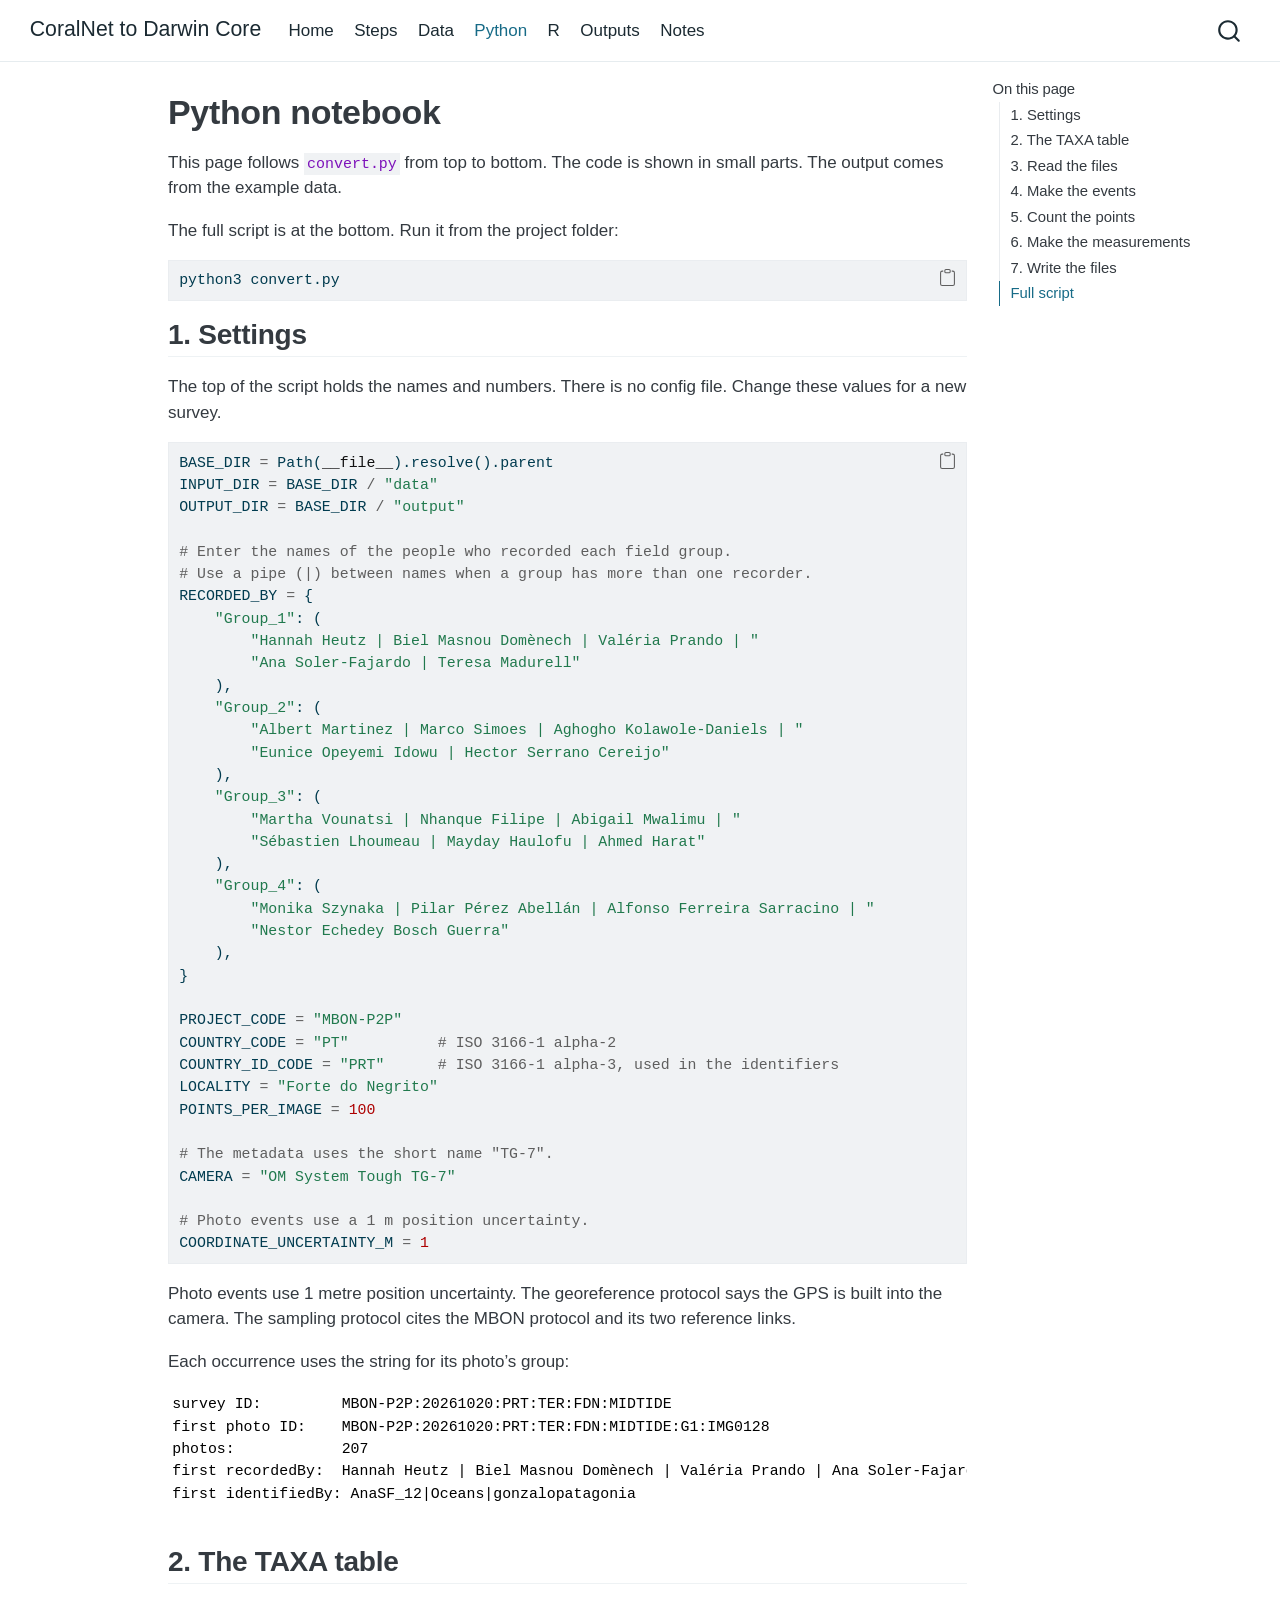
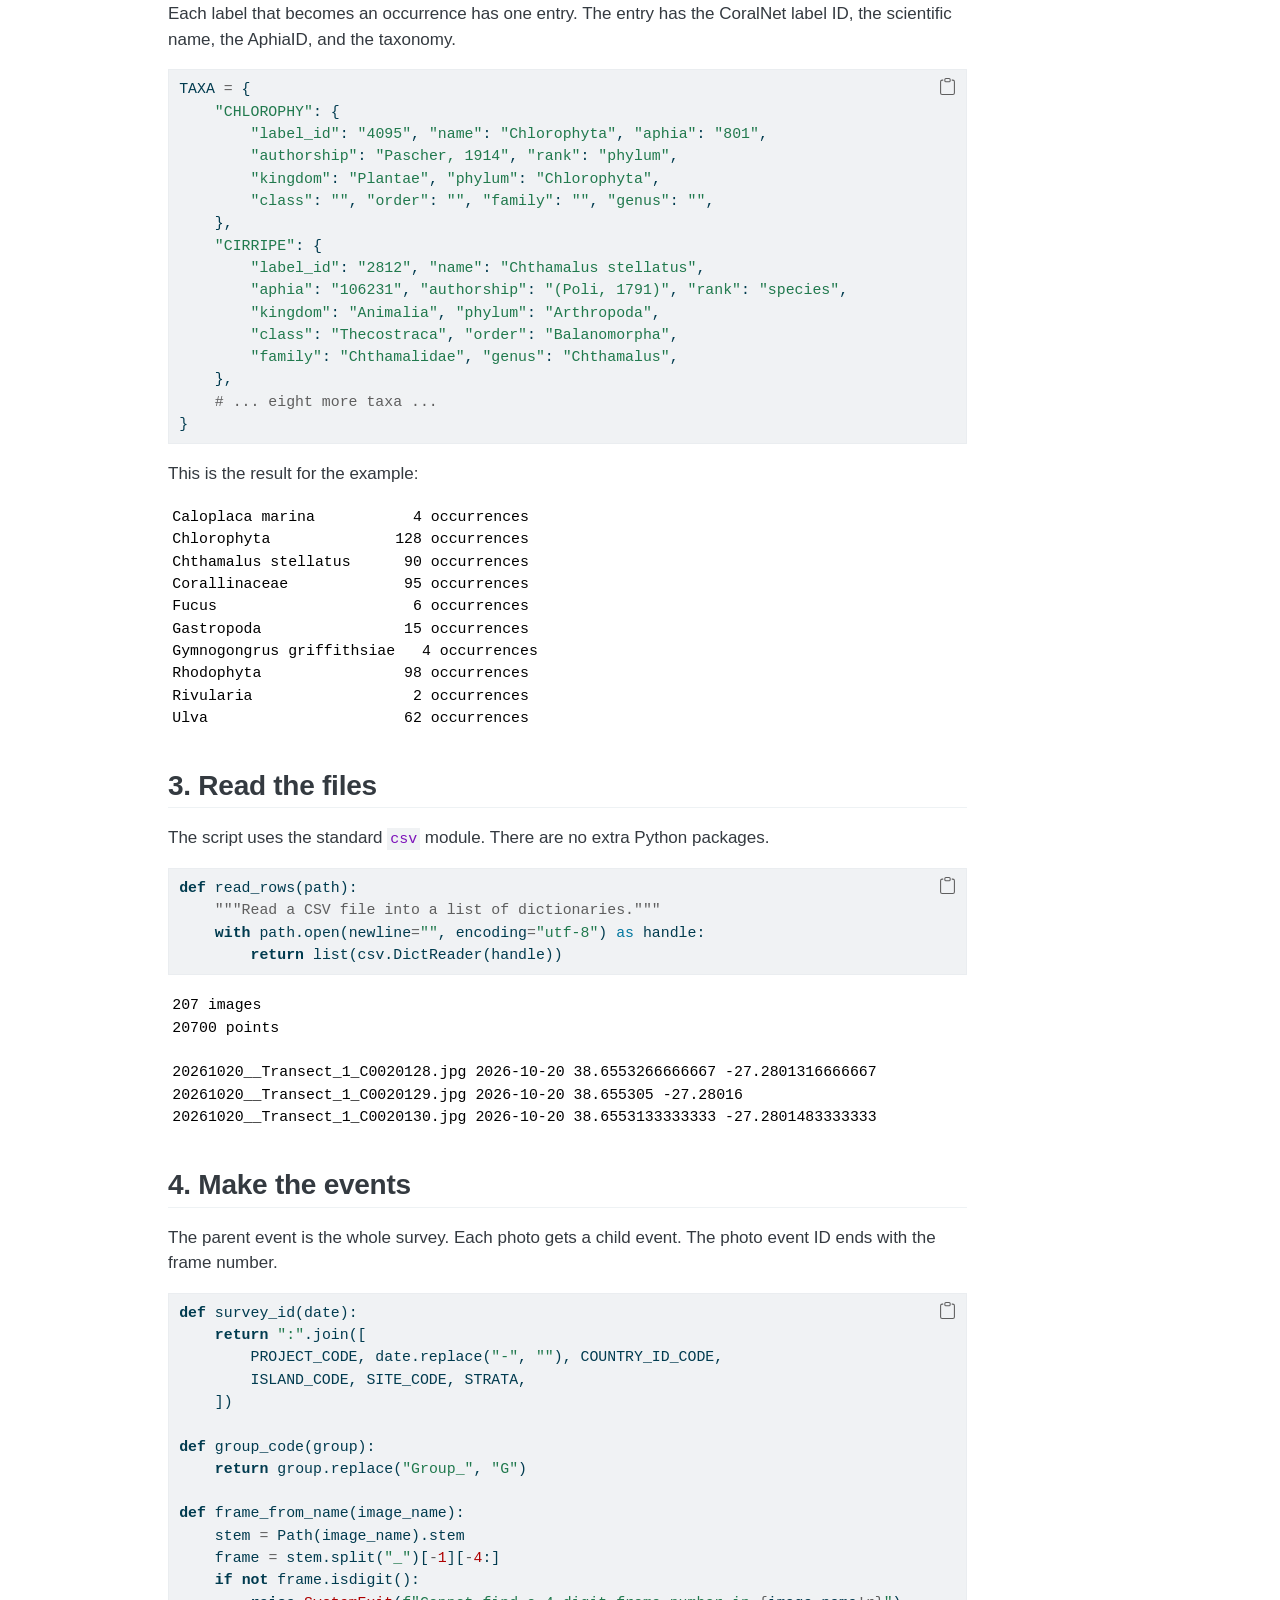
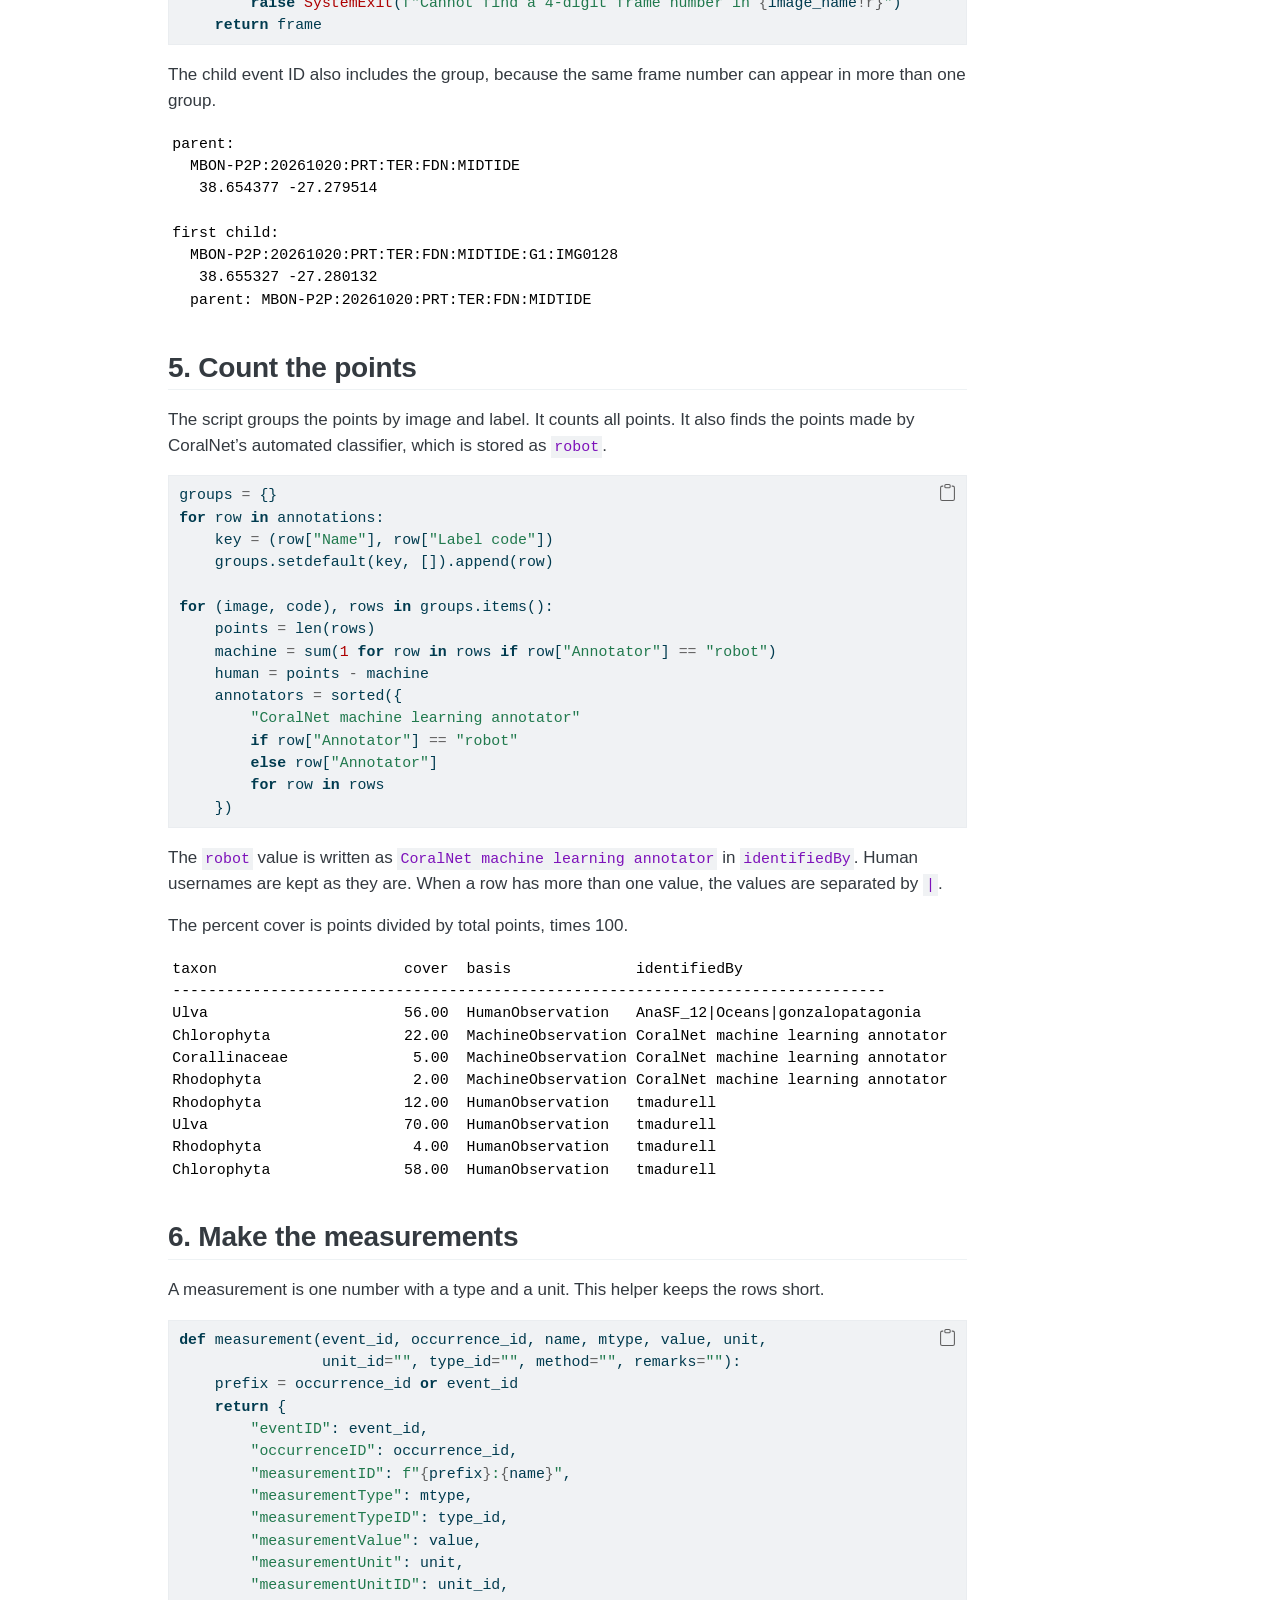
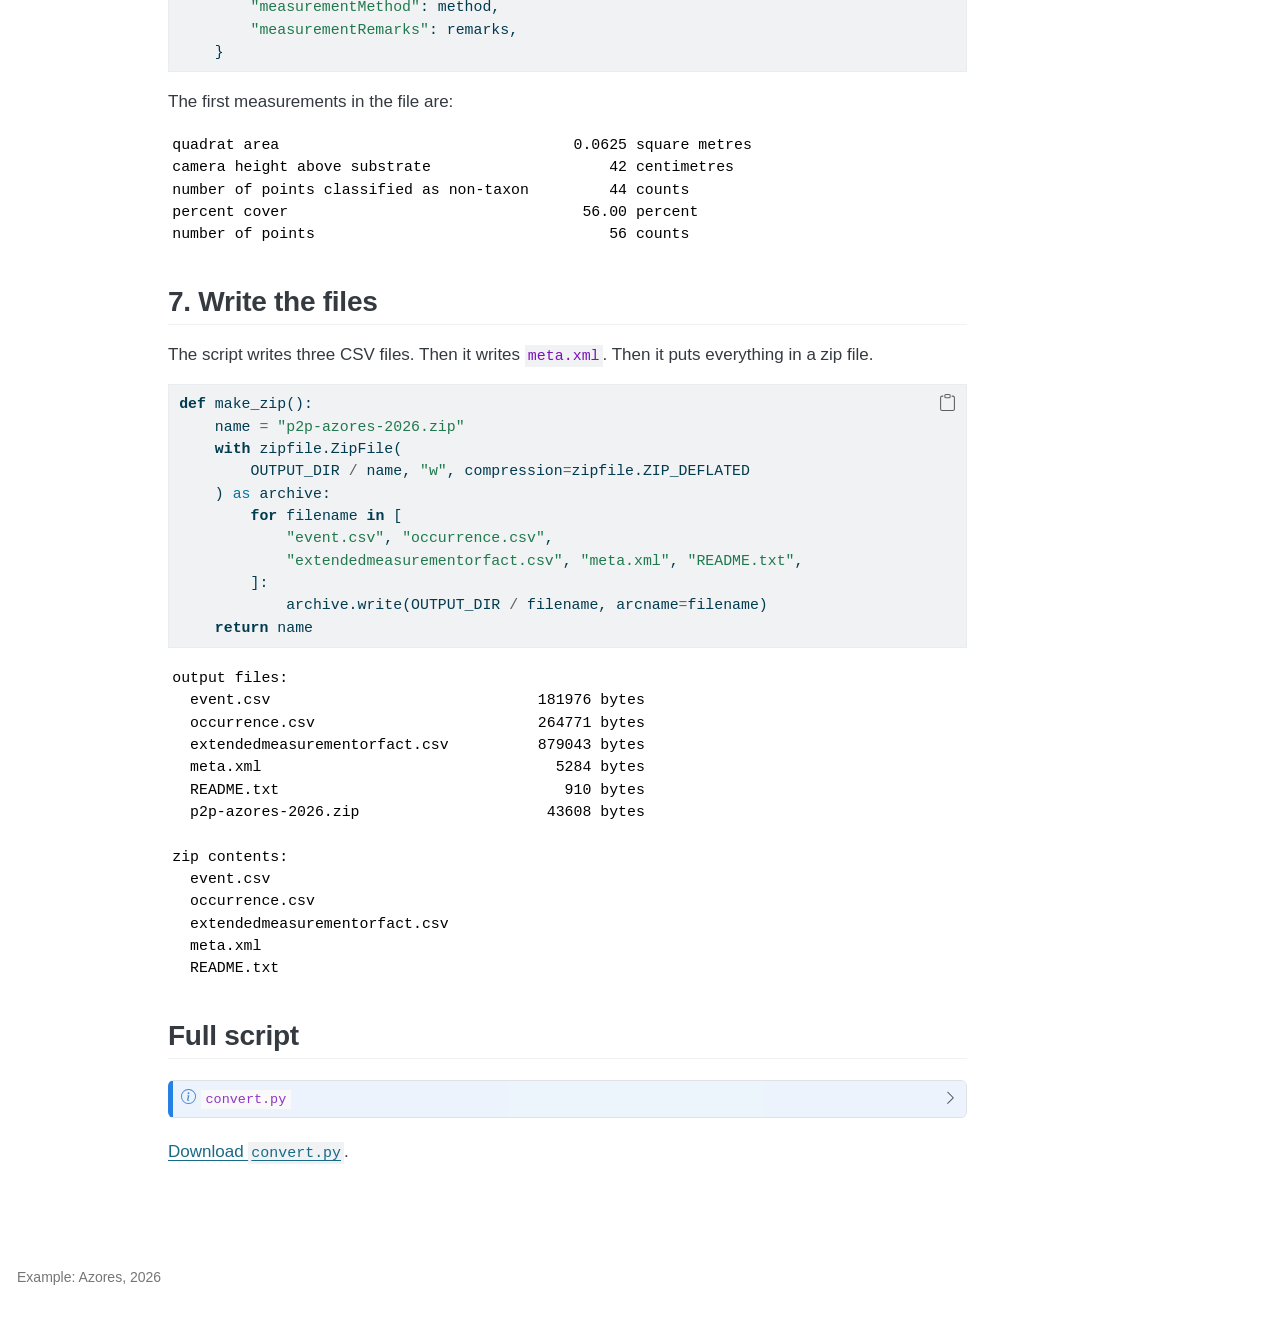
<file: python.html>
<!DOCTYPE html>
<html xmlns="http://www.w3.org/1999/xhtml" lang="en" xml:lang="en"><head>

<meta charset="utf-8">
<meta name="generator" content="quarto-1.8.27">

<meta name="viewport" content="width=device-width, initial-scale=1.0, user-scalable=yes">


<title>Python notebook – CoralNet to Darwin Core</title>
<style>
code{white-space: pre-wrap;}
span.smallcaps{font-variant: small-caps;}
div.columns{display: flex; gap: min(4vw, 1.5em);}
div.column{flex: auto; overflow-x: auto;}
div.hanging-indent{margin-left: 1.5em; text-indent: -1.5em;}
ul.task-list{list-style: none;}
ul.task-list li input[type="checkbox"] {
  width: 0.8em;
  margin: 0 0.8em 0.2em -1em; /* quarto-specific, see https://github.com/quarto-dev/quarto-cli/issues/4556 */ 
  vertical-align: middle;
}
/* CSS for syntax highlighting */
html { -webkit-text-size-adjust: 100%; }
pre > code.sourceCode { white-space: pre; position: relative; }
pre > code.sourceCode > span { display: inline-block; line-height: 1.25; }
pre > code.sourceCode > span:empty { height: 1.2em; }
.sourceCode { overflow: visible; }
code.sourceCode > span { color: inherit; text-decoration: inherit; }
div.sourceCode { margin: 1em 0; }
pre.sourceCode { margin: 0; }
@media screen {
div.sourceCode { overflow: auto; }
}
@media print {
pre > code.sourceCode { white-space: pre-wrap; }
pre > code.sourceCode > span { text-indent: -5em; padding-left: 5em; }
}
pre.numberSource code
  { counter-reset: source-line 0; }
pre.numberSource code > span
  { position: relative; left: -4em; counter-increment: source-line; }
pre.numberSource code > span > a:first-child::before
  { content: counter(source-line);
    position: relative; left: -1em; text-align: right; vertical-align: baseline;
    border: none; display: inline-block;
    -webkit-touch-callout: none; -webkit-user-select: none;
    -khtml-user-select: none; -moz-user-select: none;
    -ms-user-select: none; user-select: none;
    padding: 0 4px; width: 4em;
  }
pre.numberSource { margin-left: 3em;  padding-left: 4px; }
div.sourceCode
  {   }
@media screen {
pre > code.sourceCode > span > a:first-child::before { text-decoration: underline; }
}
</style>


<script src="site_libs/quarto-nav/quarto-nav.js"></script>
<script src="site_libs/quarto-nav/headroom.min.js"></script>
<script src="site_libs/clipboard/clipboard.min.js"></script>
<script src="site_libs/quarto-search/autocomplete.umd.js"></script>
<script src="site_libs/quarto-search/fuse.min.js"></script>
<script src="site_libs/quarto-search/quarto-search.js"></script>
<meta name="quarto:offset" content="./">
<script src="site_libs/quarto-html/quarto.js" type="module"></script>
<script src="site_libs/quarto-html/tabsets/tabsets.js" type="module"></script>
<script src="site_libs/quarto-html/axe/axe-check.js" type="module"></script>
<script src="site_libs/quarto-html/popper.min.js"></script>
<script src="site_libs/quarto-html/tippy.umd.min.js"></script>
<script src="site_libs/quarto-html/anchor.min.js"></script>
<link href="site_libs/quarto-html/tippy.css" rel="stylesheet">
<link href="site_libs/quarto-html/quarto-syntax-highlighting-ed96de9b727972fe78a7b5d16c58bf87.css" rel="stylesheet" id="quarto-text-highlighting-styles">
<script src="site_libs/bootstrap/bootstrap.min.js"></script>
<link href="site_libs/bootstrap/bootstrap-icons.css" rel="stylesheet">
<link href="site_libs/bootstrap/bootstrap-a0b7a6eada01d555777044a47acbe283.min.css" rel="stylesheet" append-hash="true" id="quarto-bootstrap" data-mode="light">
<script id="quarto-search-options" type="application/json">{
  "location": "navbar",
  "copy-button": false,
  "collapse-after": 3,
  "panel-placement": "end",
  "type": "overlay",
  "limit": 50,
  "keyboard-shortcut": [
    "f",
    "/",
    "s"
  ],
  "language": {
    "search-no-results-text": "No results",
    "search-matching-documents-text": "matching documents",
    "search-copy-link-title": "Copy link to search",
    "search-hide-matches-text": "Hide additional matches",
    "search-more-match-text": "more match in this document",
    "search-more-matches-text": "more matches in this document",
    "search-clear-button-title": "Clear",
    "search-text-placeholder": "",
    "search-detached-cancel-button-title": "Cancel",
    "search-submit-button-title": "Submit",
    "search-label": "Search"
  }
}</script>


</head>

<body class="nav-fixed quarto-light">

<div id="quarto-search-results"></div>
  <header id="quarto-header" class="headroom fixed-top">
    <nav class="navbar navbar-expand-lg " data-bs-theme="dark">
      <div class="navbar-container container-fluid">
      <div class="navbar-brand-container mx-auto">
    <a class="navbar-brand" href="./index.html">
    <span class="navbar-title">CoralNet to Darwin Core</span>
    </a>
  </div>
            <div id="quarto-search" class="" title="Search"></div>
          <button class="navbar-toggler" type="button" data-bs-toggle="collapse" data-bs-target="#navbarCollapse" aria-controls="navbarCollapse" role="menu" aria-expanded="false" aria-label="Toggle navigation" onclick="if (window.quartoToggleHeadroom) { window.quartoToggleHeadroom(); }">
  <span class="navbar-toggler-icon"></span>
</button>
          <div class="collapse navbar-collapse" id="navbarCollapse">
            <ul class="navbar-nav navbar-nav-scroll me-auto">
  <li class="nav-item">
    <a class="nav-link" href="./index.html"> 
<span class="menu-text">Home</span></a>
  </li>  
  <li class="nav-item">
    <a class="nav-link" href="./steps.html"> 
<span class="menu-text">Steps</span></a>
  </li>  
  <li class="nav-item">
    <a class="nav-link" href="./data.html"> 
<span class="menu-text">Data</span></a>
  </li>  
  <li class="nav-item">
    <a class="nav-link active" href="./python.html" aria-current="page"> 
<span class="menu-text">Python</span></a>
  </li>  
  <li class="nav-item">
    <a class="nav-link" href="./r.html"> 
<span class="menu-text">R</span></a>
  </li>  
  <li class="nav-item">
    <a class="nav-link" href="./outputs.html"> 
<span class="menu-text">Outputs</span></a>
  </li>  
  <li class="nav-item">
    <a class="nav-link" href="./notes.html"> 
<span class="menu-text">Notes</span></a>
  </li>  
</ul>
          </div> <!-- /navcollapse -->
            <div class="quarto-navbar-tools">
</div>
      </div> <!-- /container-fluid -->
    </nav>
</header>
<!-- content -->
<div id="quarto-content" class="quarto-container page-columns page-rows-contents page-layout-article page-navbar">
<!-- sidebar -->
<!-- margin-sidebar -->
    <div id="quarto-margin-sidebar" class="sidebar margin-sidebar">
        <nav id="TOC" role="doc-toc" class="toc-active">
    <h2 id="toc-title">On this page</h2>
   
  <ul class="collapse">
  <li><a href="#settings" id="toc-settings" class="nav-link active" data-scroll-target="#settings">1. Settings</a></li>
  <li><a href="#the-taxa-table" id="toc-the-taxa-table" class="nav-link" data-scroll-target="#the-taxa-table">2. The TAXA table</a></li>
  <li><a href="#read-the-files" id="toc-read-the-files" class="nav-link" data-scroll-target="#read-the-files">3. Read the files</a></li>
  <li><a href="#make-the-events" id="toc-make-the-events" class="nav-link" data-scroll-target="#make-the-events">4. Make the events</a></li>
  <li><a href="#count-the-points" id="toc-count-the-points" class="nav-link" data-scroll-target="#count-the-points">5. Count the points</a></li>
  <li><a href="#make-the-measurements" id="toc-make-the-measurements" class="nav-link" data-scroll-target="#make-the-measurements">6. Make the measurements</a></li>
  <li><a href="#write-the-files" id="toc-write-the-files" class="nav-link" data-scroll-target="#write-the-files">7. Write the files</a></li>
  <li><a href="#full-script" id="toc-full-script" class="nav-link" data-scroll-target="#full-script">Full script</a></li>
  </ul>
</nav>
    </div>
<!-- main -->
<main class="content" id="quarto-document-content">

<header id="title-block-header" class="quarto-title-block default">
<div class="quarto-title">
<h1 class="title">Python notebook</h1>
</div>



<div class="quarto-title-meta">

    
  
    
  </div>
  


</header>


<p>This page follows <code>convert.py</code> from top to bottom. The code is shown in small parts. The output comes from the example data.</p>
<p>The full script is at the bottom. Run it from the project folder:</p>
<div class="code-copy-outer-scaffold"><div class="sourceCode" id="cb1"><pre class="sourceCode bash code-with-copy"><code class="sourceCode bash"><span id="cb1-1"><a href="#cb1-1" aria-hidden="true" tabindex="-1"></a><span class="ex">python3</span> convert.py</span></code></pre></div><button title="Copy to Clipboard" class="code-copy-button"><i class="bi"></i></button></div>
<section id="settings" class="level2">
<h2 class="anchored" data-anchor-id="settings">1. Settings</h2>
<p>The top of the script holds the names and numbers. There is no config file. Change these values for a new survey.</p>
<div class="code-copy-outer-scaffold"><div class="sourceCode" id="cb2"><pre class="sourceCode python code-with-copy"><code class="sourceCode python"><span id="cb2-1"><a href="#cb2-1" aria-hidden="true" tabindex="-1"></a>BASE_DIR <span class="op">=</span> Path(<span class="va">__file__</span>).resolve().parent</span>
<span id="cb2-2"><a href="#cb2-2" aria-hidden="true" tabindex="-1"></a>INPUT_DIR <span class="op">=</span> BASE_DIR <span class="op">/</span> <span class="st">"data"</span></span>
<span id="cb2-3"><a href="#cb2-3" aria-hidden="true" tabindex="-1"></a>OUTPUT_DIR <span class="op">=</span> BASE_DIR <span class="op">/</span> <span class="st">"output"</span></span>
<span id="cb2-4"><a href="#cb2-4" aria-hidden="true" tabindex="-1"></a></span>
<span id="cb2-5"><a href="#cb2-5" aria-hidden="true" tabindex="-1"></a><span class="co"># Enter the names of the people who recorded each field group.</span></span>
<span id="cb2-6"><a href="#cb2-6" aria-hidden="true" tabindex="-1"></a><span class="co"># Use a pipe (|) between names when a group has more than one recorder.</span></span>
<span id="cb2-7"><a href="#cb2-7" aria-hidden="true" tabindex="-1"></a>RECORDED_BY <span class="op">=</span> {</span>
<span id="cb2-8"><a href="#cb2-8" aria-hidden="true" tabindex="-1"></a>    <span class="st">"Group_1"</span>: (</span>
<span id="cb2-9"><a href="#cb2-9" aria-hidden="true" tabindex="-1"></a>        <span class="st">"Hannah Heutz | Biel Masnou Domènech | Valéria Prando | "</span></span>
<span id="cb2-10"><a href="#cb2-10" aria-hidden="true" tabindex="-1"></a>        <span class="st">"Ana Soler-Fajardo | Teresa Madurell"</span></span>
<span id="cb2-11"><a href="#cb2-11" aria-hidden="true" tabindex="-1"></a>    ),</span>
<span id="cb2-12"><a href="#cb2-12" aria-hidden="true" tabindex="-1"></a>    <span class="st">"Group_2"</span>: (</span>
<span id="cb2-13"><a href="#cb2-13" aria-hidden="true" tabindex="-1"></a>        <span class="st">"Albert Martinez | Marco Simoes | Aghogho Kolawole-Daniels | "</span></span>
<span id="cb2-14"><a href="#cb2-14" aria-hidden="true" tabindex="-1"></a>        <span class="st">"Eunice Opeyemi Idowu | Hector Serrano Cereijo"</span></span>
<span id="cb2-15"><a href="#cb2-15" aria-hidden="true" tabindex="-1"></a>    ),</span>
<span id="cb2-16"><a href="#cb2-16" aria-hidden="true" tabindex="-1"></a>    <span class="st">"Group_3"</span>: (</span>
<span id="cb2-17"><a href="#cb2-17" aria-hidden="true" tabindex="-1"></a>        <span class="st">"Martha Vounatsi | Nhanque Filipe | Abigail Mwalimu | "</span></span>
<span id="cb2-18"><a href="#cb2-18" aria-hidden="true" tabindex="-1"></a>        <span class="st">"Sébastien Lhoumeau | Mayday Haulofu | Ahmed Harat"</span></span>
<span id="cb2-19"><a href="#cb2-19" aria-hidden="true" tabindex="-1"></a>    ),</span>
<span id="cb2-20"><a href="#cb2-20" aria-hidden="true" tabindex="-1"></a>    <span class="st">"Group_4"</span>: (</span>
<span id="cb2-21"><a href="#cb2-21" aria-hidden="true" tabindex="-1"></a>        <span class="st">"Monika Szynaka | Pilar Pérez Abellán | Alfonso Ferreira Sarracino | "</span></span>
<span id="cb2-22"><a href="#cb2-22" aria-hidden="true" tabindex="-1"></a>        <span class="st">"Nestor Echedey Bosch Guerra"</span></span>
<span id="cb2-23"><a href="#cb2-23" aria-hidden="true" tabindex="-1"></a>    ),</span>
<span id="cb2-24"><a href="#cb2-24" aria-hidden="true" tabindex="-1"></a>}</span>
<span id="cb2-25"><a href="#cb2-25" aria-hidden="true" tabindex="-1"></a></span>
<span id="cb2-26"><a href="#cb2-26" aria-hidden="true" tabindex="-1"></a>PROJECT_CODE <span class="op">=</span> <span class="st">"MBON-P2P"</span></span>
<span id="cb2-27"><a href="#cb2-27" aria-hidden="true" tabindex="-1"></a>COUNTRY_CODE <span class="op">=</span> <span class="st">"PT"</span>          <span class="co"># ISO 3166-1 alpha-2</span></span>
<span id="cb2-28"><a href="#cb2-28" aria-hidden="true" tabindex="-1"></a>COUNTRY_ID_CODE <span class="op">=</span> <span class="st">"PRT"</span>      <span class="co"># ISO 3166-1 alpha-3, used in the identifiers</span></span>
<span id="cb2-29"><a href="#cb2-29" aria-hidden="true" tabindex="-1"></a>LOCALITY <span class="op">=</span> <span class="st">"Forte do Negrito"</span></span>
<span id="cb2-30"><a href="#cb2-30" aria-hidden="true" tabindex="-1"></a>POINTS_PER_IMAGE <span class="op">=</span> <span class="dv">100</span></span>
<span id="cb2-31"><a href="#cb2-31" aria-hidden="true" tabindex="-1"></a></span>
<span id="cb2-32"><a href="#cb2-32" aria-hidden="true" tabindex="-1"></a><span class="co"># The metadata uses the short name "TG-7".</span></span>
<span id="cb2-33"><a href="#cb2-33" aria-hidden="true" tabindex="-1"></a>CAMERA <span class="op">=</span> <span class="st">"OM System Tough TG-7"</span></span>
<span id="cb2-34"><a href="#cb2-34" aria-hidden="true" tabindex="-1"></a></span>
<span id="cb2-35"><a href="#cb2-35" aria-hidden="true" tabindex="-1"></a><span class="co"># Photo events use a 1 m position uncertainty.</span></span>
<span id="cb2-36"><a href="#cb2-36" aria-hidden="true" tabindex="-1"></a>COORDINATE_UNCERTAINTY_M <span class="op">=</span> <span class="dv">1</span></span></code></pre></div><button title="Copy to Clipboard" class="code-copy-button"><i class="bi"></i></button></div>
<p>Photo events use 1 metre position uncertainty. The georeference protocol says the GPS is built into the camera. The sampling protocol cites the MBON protocol and its two reference links.</p>
<p>Each occurrence uses the string for its photo’s group:</p>
<div id="5de60aab" class="cell" data-execution_count="1">
<div class="cell-output cell-output-stdout">
<pre><code>survey ID:         MBON-P2P:20261020:PRT:TER:FDN:MIDTIDE
first photo ID:    MBON-P2P:20261020:PRT:TER:FDN:MIDTIDE:G1:IMG0128
photos:            207
first recordedBy:  Hannah Heutz | Biel Masnou Domènech | Valéria Prando | Ana Soler-Fajardo | Teresa Madurell
first identifiedBy: AnaSF_12|Oceans|gonzalopatagonia</code></pre>
</div>
</div>
</section>
<section id="the-taxa-table" class="level2">
<h2 class="anchored" data-anchor-id="the-taxa-table">2. The TAXA table</h2>
<p>Each label that becomes an occurrence has one entry. The entry has the CoralNet label ID, the scientific name, the AphiaID, and the taxonomy.</p>
<div class="code-copy-outer-scaffold"><div class="sourceCode" id="cb4"><pre class="sourceCode python code-with-copy"><code class="sourceCode python"><span id="cb4-1"><a href="#cb4-1" aria-hidden="true" tabindex="-1"></a>TAXA <span class="op">=</span> {</span>
<span id="cb4-2"><a href="#cb4-2" aria-hidden="true" tabindex="-1"></a>    <span class="st">"CHLOROPHY"</span>: {</span>
<span id="cb4-3"><a href="#cb4-3" aria-hidden="true" tabindex="-1"></a>        <span class="st">"label_id"</span>: <span class="st">"4095"</span>, <span class="st">"name"</span>: <span class="st">"Chlorophyta"</span>, <span class="st">"aphia"</span>: <span class="st">"801"</span>,</span>
<span id="cb4-4"><a href="#cb4-4" aria-hidden="true" tabindex="-1"></a>        <span class="st">"authorship"</span>: <span class="st">"Pascher, 1914"</span>, <span class="st">"rank"</span>: <span class="st">"phylum"</span>,</span>
<span id="cb4-5"><a href="#cb4-5" aria-hidden="true" tabindex="-1"></a>        <span class="st">"kingdom"</span>: <span class="st">"Plantae"</span>, <span class="st">"phylum"</span>: <span class="st">"Chlorophyta"</span>,</span>
<span id="cb4-6"><a href="#cb4-6" aria-hidden="true" tabindex="-1"></a>        <span class="st">"class"</span>: <span class="st">""</span>, <span class="st">"order"</span>: <span class="st">""</span>, <span class="st">"family"</span>: <span class="st">""</span>, <span class="st">"genus"</span>: <span class="st">""</span>,</span>
<span id="cb4-7"><a href="#cb4-7" aria-hidden="true" tabindex="-1"></a>    },</span>
<span id="cb4-8"><a href="#cb4-8" aria-hidden="true" tabindex="-1"></a>    <span class="st">"CIRRIPE"</span>: {</span>
<span id="cb4-9"><a href="#cb4-9" aria-hidden="true" tabindex="-1"></a>        <span class="st">"label_id"</span>: <span class="st">"2812"</span>, <span class="st">"name"</span>: <span class="st">"Chthamalus stellatus"</span>,</span>
<span id="cb4-10"><a href="#cb4-10" aria-hidden="true" tabindex="-1"></a>        <span class="st">"aphia"</span>: <span class="st">"106231"</span>, <span class="st">"authorship"</span>: <span class="st">"(Poli, 1791)"</span>, <span class="st">"rank"</span>: <span class="st">"species"</span>,</span>
<span id="cb4-11"><a href="#cb4-11" aria-hidden="true" tabindex="-1"></a>        <span class="st">"kingdom"</span>: <span class="st">"Animalia"</span>, <span class="st">"phylum"</span>: <span class="st">"Arthropoda"</span>,</span>
<span id="cb4-12"><a href="#cb4-12" aria-hidden="true" tabindex="-1"></a>        <span class="st">"class"</span>: <span class="st">"Thecostraca"</span>, <span class="st">"order"</span>: <span class="st">"Balanomorpha"</span>,</span>
<span id="cb4-13"><a href="#cb4-13" aria-hidden="true" tabindex="-1"></a>        <span class="st">"family"</span>: <span class="st">"Chthamalidae"</span>, <span class="st">"genus"</span>: <span class="st">"Chthamalus"</span>,</span>
<span id="cb4-14"><a href="#cb4-14" aria-hidden="true" tabindex="-1"></a>    },</span>
<span id="cb4-15"><a href="#cb4-15" aria-hidden="true" tabindex="-1"></a>    <span class="co"># ... eight more taxa ...</span></span>
<span id="cb4-16"><a href="#cb4-16" aria-hidden="true" tabindex="-1"></a>}</span></code></pre></div><button title="Copy to Clipboard" class="code-copy-button"><i class="bi"></i></button></div>
<p>This is the result for the example:</p>
<div id="bb4f0ccc" class="cell" data-execution_count="2">
<div class="cell-output cell-output-stdout">
<pre><code>Caloplaca marina           4 occurrences
Chlorophyta              128 occurrences
Chthamalus stellatus      90 occurrences
Corallinaceae             95 occurrences
Fucus                      6 occurrences
Gastropoda                15 occurrences
Gymnogongrus griffithsiae   4 occurrences
Rhodophyta                98 occurrences
Rivularia                  2 occurrences
Ulva                      62 occurrences</code></pre>
</div>
</div>
</section>
<section id="read-the-files" class="level2">
<h2 class="anchored" data-anchor-id="read-the-files">3. Read the files</h2>
<p>The script uses the standard <code>csv</code> module. There are no extra Python packages.</p>
<div class="code-copy-outer-scaffold"><div class="sourceCode" id="cb6"><pre class="sourceCode python code-with-copy"><code class="sourceCode python"><span id="cb6-1"><a href="#cb6-1" aria-hidden="true" tabindex="-1"></a><span class="kw">def</span> read_rows(path):</span>
<span id="cb6-2"><a href="#cb6-2" aria-hidden="true" tabindex="-1"></a>    <span class="co">"""Read a CSV file into a list of dictionaries."""</span></span>
<span id="cb6-3"><a href="#cb6-3" aria-hidden="true" tabindex="-1"></a>    <span class="cf">with</span> path.<span class="bu">open</span>(newline<span class="op">=</span><span class="st">""</span>, encoding<span class="op">=</span><span class="st">"utf-8"</span>) <span class="im">as</span> handle:</span>
<span id="cb6-4"><a href="#cb6-4" aria-hidden="true" tabindex="-1"></a>        <span class="cf">return</span> <span class="bu">list</span>(csv.DictReader(handle))</span></code></pre></div><button title="Copy to Clipboard" class="code-copy-button"><i class="bi"></i></button></div>
<div id="7603207d" class="cell" data-execution_count="3">
<div class="cell-output cell-output-stdout">
<pre><code>207 images
20700 points

20261020__Transect_1_C0020128.jpg 2026-10-20 38.6553266666667 -27.2801316666667
20261020__Transect_1_C0020129.jpg 2026-10-20 38.655305 -27.28016
20261020__Transect_1_C0020130.jpg 2026-10-20 38.6553133333333 -27.2801483333333</code></pre>
</div>
</div>
</section>
<section id="make-the-events" class="level2">
<h2 class="anchored" data-anchor-id="make-the-events">4. Make the events</h2>
<p>The parent event is the whole survey. Each photo gets a child event. The photo event ID ends with the frame number.</p>
<div class="code-copy-outer-scaffold"><div class="sourceCode" id="cb8"><pre class="sourceCode python code-with-copy"><code class="sourceCode python"><span id="cb8-1"><a href="#cb8-1" aria-hidden="true" tabindex="-1"></a><span class="kw">def</span> survey_id(date):</span>
<span id="cb8-2"><a href="#cb8-2" aria-hidden="true" tabindex="-1"></a>    <span class="cf">return</span> <span class="st">":"</span>.join([</span>
<span id="cb8-3"><a href="#cb8-3" aria-hidden="true" tabindex="-1"></a>        PROJECT_CODE, date.replace(<span class="st">"-"</span>, <span class="st">""</span>), COUNTRY_ID_CODE,</span>
<span id="cb8-4"><a href="#cb8-4" aria-hidden="true" tabindex="-1"></a>        ISLAND_CODE, SITE_CODE, STRATA,</span>
<span id="cb8-5"><a href="#cb8-5" aria-hidden="true" tabindex="-1"></a>    ])</span>
<span id="cb8-6"><a href="#cb8-6" aria-hidden="true" tabindex="-1"></a></span>
<span id="cb8-7"><a href="#cb8-7" aria-hidden="true" tabindex="-1"></a><span class="kw">def</span> group_code(group):</span>
<span id="cb8-8"><a href="#cb8-8" aria-hidden="true" tabindex="-1"></a>    <span class="cf">return</span> group.replace(<span class="st">"Group_"</span>, <span class="st">"G"</span>)</span>
<span id="cb8-9"><a href="#cb8-9" aria-hidden="true" tabindex="-1"></a></span>
<span id="cb8-10"><a href="#cb8-10" aria-hidden="true" tabindex="-1"></a><span class="kw">def</span> frame_from_name(image_name):</span>
<span id="cb8-11"><a href="#cb8-11" aria-hidden="true" tabindex="-1"></a>    stem <span class="op">=</span> Path(image_name).stem</span>
<span id="cb8-12"><a href="#cb8-12" aria-hidden="true" tabindex="-1"></a>    frame <span class="op">=</span> stem.split(<span class="st">"_"</span>)[<span class="op">-</span><span class="dv">1</span>][<span class="op">-</span><span class="dv">4</span>:]</span>
<span id="cb8-13"><a href="#cb8-13" aria-hidden="true" tabindex="-1"></a>    <span class="cf">if</span> <span class="kw">not</span> frame.isdigit():</span>
<span id="cb8-14"><a href="#cb8-14" aria-hidden="true" tabindex="-1"></a>        <span class="cf">raise</span> <span class="pp">SystemExit</span>(<span class="ss">f"Cannot find a 4-digit frame number in </span><span class="sc">{</span>image_name<span class="sc">!r}</span><span class="ss">"</span>)</span>
<span id="cb8-15"><a href="#cb8-15" aria-hidden="true" tabindex="-1"></a>    <span class="cf">return</span> frame</span></code></pre></div><button title="Copy to Clipboard" class="code-copy-button"><i class="bi"></i></button></div>
<p>The child event ID also includes the group, because the same frame number can appear in more than one group.</p>
<div id="49c4ce8c" class="cell" data-execution_count="4">
<div class="cell-output cell-output-stdout">
<pre><code>parent:
  MBON-P2P:20261020:PRT:TER:FDN:MIDTIDE
   38.654377 -27.279514

first child:
  MBON-P2P:20261020:PRT:TER:FDN:MIDTIDE:G1:IMG0128
   38.655327 -27.280132
  parent: MBON-P2P:20261020:PRT:TER:FDN:MIDTIDE</code></pre>
</div>
</div>
</section>
<section id="count-the-points" class="level2">
<h2 class="anchored" data-anchor-id="count-the-points">5. Count the points</h2>
<p>The script groups the points by image and label. It counts all points. It also finds the points made by CoralNet’s automated classifier, which is stored as <code>robot</code>.</p>
<div class="code-copy-outer-scaffold"><div class="sourceCode" id="cb10"><pre class="sourceCode python code-with-copy"><code class="sourceCode python"><span id="cb10-1"><a href="#cb10-1" aria-hidden="true" tabindex="-1"></a>groups <span class="op">=</span> {}</span>
<span id="cb10-2"><a href="#cb10-2" aria-hidden="true" tabindex="-1"></a><span class="cf">for</span> row <span class="kw">in</span> annotations:</span>
<span id="cb10-3"><a href="#cb10-3" aria-hidden="true" tabindex="-1"></a>    key <span class="op">=</span> (row[<span class="st">"Name"</span>], row[<span class="st">"Label code"</span>])</span>
<span id="cb10-4"><a href="#cb10-4" aria-hidden="true" tabindex="-1"></a>    groups.setdefault(key, []).append(row)</span>
<span id="cb10-5"><a href="#cb10-5" aria-hidden="true" tabindex="-1"></a></span>
<span id="cb10-6"><a href="#cb10-6" aria-hidden="true" tabindex="-1"></a><span class="cf">for</span> (image, code), rows <span class="kw">in</span> groups.items():</span>
<span id="cb10-7"><a href="#cb10-7" aria-hidden="true" tabindex="-1"></a>    points <span class="op">=</span> <span class="bu">len</span>(rows)</span>
<span id="cb10-8"><a href="#cb10-8" aria-hidden="true" tabindex="-1"></a>    machine <span class="op">=</span> <span class="bu">sum</span>(<span class="dv">1</span> <span class="cf">for</span> row <span class="kw">in</span> rows <span class="cf">if</span> row[<span class="st">"Annotator"</span>] <span class="op">==</span> <span class="st">"robot"</span>)</span>
<span id="cb10-9"><a href="#cb10-9" aria-hidden="true" tabindex="-1"></a>    human <span class="op">=</span> points <span class="op">-</span> machine</span>
<span id="cb10-10"><a href="#cb10-10" aria-hidden="true" tabindex="-1"></a>    annotators <span class="op">=</span> <span class="bu">sorted</span>({</span>
<span id="cb10-11"><a href="#cb10-11" aria-hidden="true" tabindex="-1"></a>        <span class="st">"CoralNet machine learning annotator"</span></span>
<span id="cb10-12"><a href="#cb10-12" aria-hidden="true" tabindex="-1"></a>        <span class="cf">if</span> row[<span class="st">"Annotator"</span>] <span class="op">==</span> <span class="st">"robot"</span></span>
<span id="cb10-13"><a href="#cb10-13" aria-hidden="true" tabindex="-1"></a>        <span class="cf">else</span> row[<span class="st">"Annotator"</span>]</span>
<span id="cb10-14"><a href="#cb10-14" aria-hidden="true" tabindex="-1"></a>        <span class="cf">for</span> row <span class="kw">in</span> rows</span>
<span id="cb10-15"><a href="#cb10-15" aria-hidden="true" tabindex="-1"></a>    })</span></code></pre></div><button title="Copy to Clipboard" class="code-copy-button"><i class="bi"></i></button></div>
<p>The <code>robot</code> value is written as <code>CoralNet machine learning annotator</code> in <code>identifiedBy</code>. Human usernames are kept as they are. When a row has more than one value, the values are separated by <code>|</code>.</p>
<p>The percent cover is points divided by total points, times 100.</p>
<div id="240cc6b3" class="cell" data-execution_count="5">
<div class="cell-output cell-output-stdout">
<pre><code>taxon                     cover  basis              identifiedBy
--------------------------------------------------------------------------------
Ulva                      56.00  HumanObservation   AnaSF_12|Oceans|gonzalopatagonia
Chlorophyta               22.00  MachineObservation CoralNet machine learning annotator
Corallinaceae              5.00  MachineObservation CoralNet machine learning annotator
Rhodophyta                 2.00  MachineObservation CoralNet machine learning annotator
Rhodophyta                12.00  HumanObservation   tmadurell
Ulva                      70.00  HumanObservation   tmadurell
Rhodophyta                 4.00  HumanObservation   tmadurell
Chlorophyta               58.00  HumanObservation   tmadurell</code></pre>
</div>
</div>
</section>
<section id="make-the-measurements" class="level2">
<h2 class="anchored" data-anchor-id="make-the-measurements">6. Make the measurements</h2>
<p>A measurement is one number with a type and a unit. This helper keeps the rows short.</p>
<div class="code-copy-outer-scaffold"><div class="sourceCode" id="cb12"><pre class="sourceCode python code-with-copy"><code class="sourceCode python"><span id="cb12-1"><a href="#cb12-1" aria-hidden="true" tabindex="-1"></a><span class="kw">def</span> measurement(event_id, occurrence_id, name, mtype, value, unit,</span>
<span id="cb12-2"><a href="#cb12-2" aria-hidden="true" tabindex="-1"></a>                unit_id<span class="op">=</span><span class="st">""</span>, type_id<span class="op">=</span><span class="st">""</span>, method<span class="op">=</span><span class="st">""</span>, remarks<span class="op">=</span><span class="st">""</span>):</span>
<span id="cb12-3"><a href="#cb12-3" aria-hidden="true" tabindex="-1"></a>    prefix <span class="op">=</span> occurrence_id <span class="kw">or</span> event_id</span>
<span id="cb12-4"><a href="#cb12-4" aria-hidden="true" tabindex="-1"></a>    <span class="cf">return</span> {</span>
<span id="cb12-5"><a href="#cb12-5" aria-hidden="true" tabindex="-1"></a>        <span class="st">"eventID"</span>: event_id,</span>
<span id="cb12-6"><a href="#cb12-6" aria-hidden="true" tabindex="-1"></a>        <span class="st">"occurrenceID"</span>: occurrence_id,</span>
<span id="cb12-7"><a href="#cb12-7" aria-hidden="true" tabindex="-1"></a>        <span class="st">"measurementID"</span>: <span class="ss">f"</span><span class="sc">{</span>prefix<span class="sc">}</span><span class="ss">:</span><span class="sc">{</span>name<span class="sc">}</span><span class="ss">"</span>,</span>
<span id="cb12-8"><a href="#cb12-8" aria-hidden="true" tabindex="-1"></a>        <span class="st">"measurementType"</span>: mtype,</span>
<span id="cb12-9"><a href="#cb12-9" aria-hidden="true" tabindex="-1"></a>        <span class="st">"measurementTypeID"</span>: type_id,</span>
<span id="cb12-10"><a href="#cb12-10" aria-hidden="true" tabindex="-1"></a>        <span class="st">"measurementValue"</span>: value,</span>
<span id="cb12-11"><a href="#cb12-11" aria-hidden="true" tabindex="-1"></a>        <span class="st">"measurementUnit"</span>: unit,</span>
<span id="cb12-12"><a href="#cb12-12" aria-hidden="true" tabindex="-1"></a>        <span class="st">"measurementUnitID"</span>: unit_id,</span>
<span id="cb12-13"><a href="#cb12-13" aria-hidden="true" tabindex="-1"></a>        <span class="st">"measurementMethod"</span>: method,</span>
<span id="cb12-14"><a href="#cb12-14" aria-hidden="true" tabindex="-1"></a>        <span class="st">"measurementRemarks"</span>: remarks,</span>
<span id="cb12-15"><a href="#cb12-15" aria-hidden="true" tabindex="-1"></a>    }</span></code></pre></div><button title="Copy to Clipboard" class="code-copy-button"><i class="bi"></i></button></div>
<p>The first measurements in the file are:</p>
<div id="91fc38d2" class="cell" data-execution_count="6">
<div class="cell-output cell-output-stdout">
<pre><code>quadrat area                                 0.0625 square metres
camera height above substrate                    42 centimetres
number of points classified as non-taxon         44 counts
percent cover                                 56.00 percent
number of points                                 56 counts</code></pre>
</div>
</div>
</section>
<section id="write-the-files" class="level2">
<h2 class="anchored" data-anchor-id="write-the-files">7. Write the files</h2>
<p>The script writes three CSV files. Then it writes <code>meta.xml</code>. Then it puts everything in a zip file.</p>
<div class="code-copy-outer-scaffold"><div class="sourceCode" id="cb14"><pre class="sourceCode python code-with-copy"><code class="sourceCode python"><span id="cb14-1"><a href="#cb14-1" aria-hidden="true" tabindex="-1"></a><span class="kw">def</span> make_zip():</span>
<span id="cb14-2"><a href="#cb14-2" aria-hidden="true" tabindex="-1"></a>    name <span class="op">=</span> <span class="st">"p2p-azores-2026.zip"</span></span>
<span id="cb14-3"><a href="#cb14-3" aria-hidden="true" tabindex="-1"></a>    <span class="cf">with</span> zipfile.ZipFile(</span>
<span id="cb14-4"><a href="#cb14-4" aria-hidden="true" tabindex="-1"></a>        OUTPUT_DIR <span class="op">/</span> name, <span class="st">"w"</span>, compression<span class="op">=</span>zipfile.ZIP_DEFLATED</span>
<span id="cb14-5"><a href="#cb14-5" aria-hidden="true" tabindex="-1"></a>    ) <span class="im">as</span> archive:</span>
<span id="cb14-6"><a href="#cb14-6" aria-hidden="true" tabindex="-1"></a>        <span class="cf">for</span> filename <span class="kw">in</span> [</span>
<span id="cb14-7"><a href="#cb14-7" aria-hidden="true" tabindex="-1"></a>            <span class="st">"event.csv"</span>, <span class="st">"occurrence.csv"</span>,</span>
<span id="cb14-8"><a href="#cb14-8" aria-hidden="true" tabindex="-1"></a>            <span class="st">"extendedmeasurementorfact.csv"</span>, <span class="st">"meta.xml"</span>, <span class="st">"README.txt"</span>,</span>
<span id="cb14-9"><a href="#cb14-9" aria-hidden="true" tabindex="-1"></a>        ]:</span>
<span id="cb14-10"><a href="#cb14-10" aria-hidden="true" tabindex="-1"></a>            archive.write(OUTPUT_DIR <span class="op">/</span> filename, arcname<span class="op">=</span>filename)</span>
<span id="cb14-11"><a href="#cb14-11" aria-hidden="true" tabindex="-1"></a>    <span class="cf">return</span> name</span></code></pre></div><button title="Copy to Clipboard" class="code-copy-button"><i class="bi"></i></button></div>
<div id="dc70f4ad" class="cell" data-execution_count="7">
<div class="cell-output cell-output-stdout">
<pre><code>output files:
  event.csv                              181976 bytes
  occurrence.csv                         264771 bytes
  extendedmeasurementorfact.csv          879043 bytes
  meta.xml                                 5284 bytes
  README.txt                                910 bytes
  p2p-azores-2026.zip                     43608 bytes

zip contents:
  event.csv
  occurrence.csv
  extendedmeasurementorfact.csv
  meta.xml
  README.txt</code></pre>
</div>
</div>
</section>
<section id="full-script" class="level2">
<h2 class="anchored" data-anchor-id="full-script">Full script</h2>
<div class="callout callout-style-default callout-note callout-titled">
<div class="callout-header d-flex align-content-center collapsed" data-bs-toggle="collapse" data-bs-target=".callout-1-contents" aria-controls="callout-1" aria-expanded="false" aria-label="Toggle callout">
<div class="callout-icon-container">
<i class="callout-icon"></i>
</div>
<div class="callout-title-container flex-fill">
<span class="screen-reader-only">Note</span><code>convert.py</code>
</div>
<div class="callout-btn-toggle d-inline-block border-0 py-1 ps-1 pe-0 float-end"><i class="callout-toggle"></i></div>
</div>
<div id="callout-1" class="callout-1-contents callout-collapse collapse">
<div class="callout-body-container callout-body">
<div class="code-copy-outer-scaffold"><div class="sourceCode" id="cb16"><pre class="sourceCode python code-with-copy"><code class="sourceCode python"><span id="cb16-1"><a href="#cb16-1" aria-hidden="true" tabindex="-1"></a><span class="co">#!/usr/bin/env python3</span></span>
<span id="cb16-2"><a href="#cb16-2" aria-hidden="true" tabindex="-1"></a><span class="co">"""</span></span>
<span id="cb16-3"><a href="#cb16-3" aria-hidden="true" tabindex="-1"></a><span class="co">Convert CoralNet photoquadrat files into a Darwin Core Archive for OBIS.</span></span>
<span id="cb16-4"><a href="#cb16-4" aria-hidden="true" tabindex="-1"></a></span>
<span id="cb16-5"><a href="#cb16-5" aria-hidden="true" tabindex="-1"></a><span class="co">This is one file on purpose. Read it from top to bottom.</span></span>
<span id="cb16-6"><a href="#cb16-6" aria-hidden="true" tabindex="-1"></a><span class="co">It uses only the Python standard library.</span></span>
<span id="cb16-7"><a href="#cb16-7" aria-hidden="true" tabindex="-1"></a><span class="co">The file looks long because it lists every column and every taxon.</span></span>
<span id="cb16-8"><a href="#cb16-8" aria-hidden="true" tabindex="-1"></a><span class="co">The conversion itself is six short steps.</span></span>
<span id="cb16-9"><a href="#cb16-9" aria-hidden="true" tabindex="-1"></a><span class="co">Change the settings and the TAXA table, then run:</span></span>
<span id="cb16-10"><a href="#cb16-10" aria-hidden="true" tabindex="-1"></a></span>
<span id="cb16-11"><a href="#cb16-11" aria-hidden="true" tabindex="-1"></a><span class="co">    python3 convert.py</span></span>
<span id="cb16-12"><a href="#cb16-12" aria-hidden="true" tabindex="-1"></a></span>
<span id="cb16-13"><a href="#cb16-13" aria-hidden="true" tabindex="-1"></a><span class="co">It reads:</span></span>
<span id="cb16-14"><a href="#cb16-14" aria-hidden="true" tabindex="-1"></a><span class="co">    data/metadata.csv</span></span>
<span id="cb16-15"><a href="#cb16-15" aria-hidden="true" tabindex="-1"></a><span class="co">    data/annotations.csv</span></span>
<span id="cb16-16"><a href="#cb16-16" aria-hidden="true" tabindex="-1"></a></span>
<span id="cb16-17"><a href="#cb16-17" aria-hidden="true" tabindex="-1"></a><span class="co">It writes:</span></span>
<span id="cb16-18"><a href="#cb16-18" aria-hidden="true" tabindex="-1"></a><span class="co">    output/event.csv</span></span>
<span id="cb16-19"><a href="#cb16-19" aria-hidden="true" tabindex="-1"></a><span class="co">    output/occurrence.csv</span></span>
<span id="cb16-20"><a href="#cb16-20" aria-hidden="true" tabindex="-1"></a><span class="co">    output/extendedmeasurementorfact.csv</span></span>
<span id="cb16-21"><a href="#cb16-21" aria-hidden="true" tabindex="-1"></a><span class="co">    output/meta.xml</span></span>
<span id="cb16-22"><a href="#cb16-22" aria-hidden="true" tabindex="-1"></a><span class="co">    output/README.txt</span></span>
<span id="cb16-23"><a href="#cb16-23" aria-hidden="true" tabindex="-1"></a><span class="co">    output/p2p-azores-2026.zip</span></span>
<span id="cb16-24"><a href="#cb16-24" aria-hidden="true" tabindex="-1"></a><span class="co">"""</span></span>
<span id="cb16-25"><a href="#cb16-25" aria-hidden="true" tabindex="-1"></a></span>
<span id="cb16-26"><a href="#cb16-26" aria-hidden="true" tabindex="-1"></a><span class="im">import</span> csv</span>
<span id="cb16-27"><a href="#cb16-27" aria-hidden="true" tabindex="-1"></a><span class="im">import</span> zipfile</span>
<span id="cb16-28"><a href="#cb16-28" aria-hidden="true" tabindex="-1"></a><span class="im">from</span> pathlib <span class="im">import</span> Path</span>
<span id="cb16-29"><a href="#cb16-29" aria-hidden="true" tabindex="-1"></a></span>
<span id="cb16-30"><a href="#cb16-30" aria-hidden="true" tabindex="-1"></a><span class="co"># =============================================================================</span></span>
<span id="cb16-31"><a href="#cb16-31" aria-hidden="true" tabindex="-1"></a><span class="co"># SETTINGS</span></span>
<span id="cb16-32"><a href="#cb16-32" aria-hidden="true" tabindex="-1"></a><span class="co"># Change these values for a new survey.</span></span>
<span id="cb16-33"><a href="#cb16-33" aria-hidden="true" tabindex="-1"></a><span class="co"># =============================================================================</span></span>
<span id="cb16-34"><a href="#cb16-34" aria-hidden="true" tabindex="-1"></a></span>
<span id="cb16-35"><a href="#cb16-35" aria-hidden="true" tabindex="-1"></a>BASE_DIR <span class="op">=</span> Path(<span class="va">__file__</span>).resolve().parent</span>
<span id="cb16-36"><a href="#cb16-36" aria-hidden="true" tabindex="-1"></a>INPUT_DIR <span class="op">=</span> BASE_DIR <span class="op">/</span> <span class="st">"data"</span></span>
<span id="cb16-37"><a href="#cb16-37" aria-hidden="true" tabindex="-1"></a>OUTPUT_DIR <span class="op">=</span> BASE_DIR <span class="op">/</span> <span class="st">"output"</span></span>
<span id="cb16-38"><a href="#cb16-38" aria-hidden="true" tabindex="-1"></a></span>
<span id="cb16-39"><a href="#cb16-39" aria-hidden="true" tabindex="-1"></a><span class="co"># Enter the names of the people who recorded each field group.</span></span>
<span id="cb16-40"><a href="#cb16-40" aria-hidden="true" tabindex="-1"></a><span class="co"># These strings go into occurrence.recordedBy.</span></span>
<span id="cb16-41"><a href="#cb16-41" aria-hidden="true" tabindex="-1"></a><span class="co"># Use a pipe (|) between names when a group has more than one recorder.</span></span>
<span id="cb16-42"><a href="#cb16-42" aria-hidden="true" tabindex="-1"></a>RECORDED_BY <span class="op">=</span> {</span>
<span id="cb16-43"><a href="#cb16-43" aria-hidden="true" tabindex="-1"></a>    <span class="st">"Group_1"</span>: (</span>
<span id="cb16-44"><a href="#cb16-44" aria-hidden="true" tabindex="-1"></a>        <span class="st">"Hannah Heutz | Biel Masnou Domènech | Valéria Prando | "</span></span>
<span id="cb16-45"><a href="#cb16-45" aria-hidden="true" tabindex="-1"></a>        <span class="st">"Ana Soler-Fajardo | Teresa Madurell"</span></span>
<span id="cb16-46"><a href="#cb16-46" aria-hidden="true" tabindex="-1"></a>    ),</span>
<span id="cb16-47"><a href="#cb16-47" aria-hidden="true" tabindex="-1"></a>    <span class="st">"Group_2"</span>: (</span>
<span id="cb16-48"><a href="#cb16-48" aria-hidden="true" tabindex="-1"></a>        <span class="st">"Albert Martinez | Marco Simoes | Aghogho Kolawole-Daniels | "</span></span>
<span id="cb16-49"><a href="#cb16-49" aria-hidden="true" tabindex="-1"></a>        <span class="st">"Eunice Opeyemi Idowu | Hector Serrano Cereijo"</span></span>
<span id="cb16-50"><a href="#cb16-50" aria-hidden="true" tabindex="-1"></a>    ),</span>
<span id="cb16-51"><a href="#cb16-51" aria-hidden="true" tabindex="-1"></a>    <span class="st">"Group_3"</span>: (</span>
<span id="cb16-52"><a href="#cb16-52" aria-hidden="true" tabindex="-1"></a>        <span class="st">"Martha Vounatsi | Nhanque Filipe | Abigail Mwalimu | "</span></span>
<span id="cb16-53"><a href="#cb16-53" aria-hidden="true" tabindex="-1"></a>        <span class="st">"Sébastien Lhoumeau | Mayday Haulofu | Ahmed Harat"</span></span>
<span id="cb16-54"><a href="#cb16-54" aria-hidden="true" tabindex="-1"></a>    ),</span>
<span id="cb16-55"><a href="#cb16-55" aria-hidden="true" tabindex="-1"></a>    <span class="st">"Group_4"</span>: (</span>
<span id="cb16-56"><a href="#cb16-56" aria-hidden="true" tabindex="-1"></a>        <span class="st">"Monika Szynaka | Pilar Pérez Abellán | Alfonso Ferreira Sarracino | "</span></span>
<span id="cb16-57"><a href="#cb16-57" aria-hidden="true" tabindex="-1"></a>        <span class="st">"Nestor Echedey Bosch Guerra"</span></span>
<span id="cb16-58"><a href="#cb16-58" aria-hidden="true" tabindex="-1"></a>    ),</span>
<span id="cb16-59"><a href="#cb16-59" aria-hidden="true" tabindex="-1"></a>}</span>
<span id="cb16-60"><a href="#cb16-60" aria-hidden="true" tabindex="-1"></a></span>
<span id="cb16-61"><a href="#cb16-61" aria-hidden="true" tabindex="-1"></a><span class="co"># Short names used in the identifiers.</span></span>
<span id="cb16-62"><a href="#cb16-62" aria-hidden="true" tabindex="-1"></a>PROJECT_CODE <span class="op">=</span> <span class="st">"MBON-P2P"</span></span>
<span id="cb16-63"><a href="#cb16-63" aria-hidden="true" tabindex="-1"></a>COUNTRY <span class="op">=</span> <span class="st">"Portugal"</span></span>
<span id="cb16-64"><a href="#cb16-64" aria-hidden="true" tabindex="-1"></a>COUNTRY_CODE <span class="op">=</span> <span class="st">"PT"</span>          <span class="co"># ISO 3166-1 alpha-2, used in event.countryCode</span></span>
<span id="cb16-65"><a href="#cb16-65" aria-hidden="true" tabindex="-1"></a>COUNTRY_ID_CODE <span class="op">=</span> <span class="st">"PRT"</span>      <span class="co"># ISO 3166-1 alpha-3, used in the identifiers</span></span>
<span id="cb16-66"><a href="#cb16-66" aria-hidden="true" tabindex="-1"></a>ISLAND <span class="op">=</span> <span class="st">"Terceira"</span></span>
<span id="cb16-67"><a href="#cb16-67" aria-hidden="true" tabindex="-1"></a>ISLAND_CODE <span class="op">=</span> <span class="st">"TER"</span></span>
<span id="cb16-68"><a href="#cb16-68" aria-hidden="true" tabindex="-1"></a>STATE_PROVINCE <span class="op">=</span> <span class="st">"Azores"</span></span>
<span id="cb16-69"><a href="#cb16-69" aria-hidden="true" tabindex="-1"></a>LOCALITY <span class="op">=</span> <span class="st">"Forte do Negrito"</span></span>
<span id="cb16-70"><a href="#cb16-70" aria-hidden="true" tabindex="-1"></a>SITE_CODE <span class="op">=</span> <span class="st">"FDN"</span></span>
<span id="cb16-71"><a href="#cb16-71" aria-hidden="true" tabindex="-1"></a>STRATA <span class="op">=</span> <span class="st">"MIDTIDE"</span></span>
<span id="cb16-72"><a href="#cb16-72" aria-hidden="true" tabindex="-1"></a>WATER_BODY <span class="op">=</span> <span class="st">"North Atlantic Ocean"</span></span>
<span id="cb16-73"><a href="#cb16-73" aria-hidden="true" tabindex="-1"></a>HABITAT <span class="op">=</span> <span class="st">"Rocky intertidal, midtide level"</span></span>
<span id="cb16-74"><a href="#cb16-74" aria-hidden="true" tabindex="-1"></a>LOCATION_ID <span class="op">=</span> <span class="ss">f"</span><span class="sc">{</span>PROJECT_CODE<span class="sc">}</span><span class="ss">:</span><span class="sc">{</span>COUNTRY_ID_CODE<span class="sc">}</span><span class="ss">:</span><span class="sc">{</span>ISLAND_CODE<span class="sc">}</span><span class="ss">:</span><span class="sc">{</span>SITE_CODE<span class="sc">}</span><span class="ss">"</span></span>
<span id="cb16-75"><a href="#cb16-75" aria-hidden="true" tabindex="-1"></a></span>
<span id="cb16-76"><a href="#cb16-76" aria-hidden="true" tabindex="-1"></a><span class="co"># The metadata uses the short name "TG-7".</span></span>
<span id="cb16-77"><a href="#cb16-77" aria-hidden="true" tabindex="-1"></a>CAMERA <span class="op">=</span> <span class="st">"OM System Tough TG-7"</span></span>
<span id="cb16-78"><a href="#cb16-78" aria-hidden="true" tabindex="-1"></a></span>
<span id="cb16-79"><a href="#cb16-79" aria-hidden="true" tabindex="-1"></a><span class="co"># The sampling method and the physical quadrat.</span></span>
<span id="cb16-80"><a href="#cb16-80" aria-hidden="true" tabindex="-1"></a>POINTS_PER_IMAGE <span class="op">=</span> <span class="dv">100</span></span>
<span id="cb16-81"><a href="#cb16-81" aria-hidden="true" tabindex="-1"></a>QUADRAT_WIDTH_CM <span class="op">=</span> <span class="dv">25</span></span>
<span id="cb16-82"><a href="#cb16-82" aria-hidden="true" tabindex="-1"></a>QUADRAT_HEIGHT_CM <span class="op">=</span> <span class="dv">25</span></span>
<span id="cb16-83"><a href="#cb16-83" aria-hidden="true" tabindex="-1"></a>CAMERA_HEIGHT_CM <span class="op">=</span> <span class="dv">42</span></span>
<span id="cb16-84"><a href="#cb16-84" aria-hidden="true" tabindex="-1"></a>COORDINATE_UNCERTAINTY_M <span class="op">=</span> <span class="dv">1</span>   <span class="co"># photo events, from the camera GPS</span></span>
<span id="cb16-85"><a href="#cb16-85" aria-hidden="true" tabindex="-1"></a>PARENT_UNCERTAINTY_M <span class="op">=</span> <span class="dv">500</span>     <span class="co"># full beach, not one photo position</span></span>
<span id="cb16-86"><a href="#cb16-86" aria-hidden="true" tabindex="-1"></a>SAMPLING_PROTOCOL <span class="op">=</span> (</span>
<span id="cb16-87"><a href="#cb16-87" aria-hidden="true" tabindex="-1"></a>    <span class="st">"MBON Pole to Pole Rock Shores Intertidal PhotoQuadrat Protocol. "</span></span>
<span id="cb16-88"><a href="#cb16-88" aria-hidden="true" tabindex="-1"></a>    <span class="st">"25 x 25 cm quadrat with camera at 42cm. "</span></span>
<span id="cb16-89"><a href="#cb16-89" aria-hidden="true" tabindex="-1"></a>    <span class="st">"100-square intercept grid annotated in CoralNet. "</span></span>
<span id="cb16-90"><a href="#cb16-90" aria-hidden="true" tabindex="-1"></a>    <span class="st">"https://repository.oceanbestpractices.org/items/"</span></span>
<span id="cb16-91"><a href="#cb16-91" aria-hidden="true" tabindex="-1"></a>    <span class="st">"6025a5e9-87b8-46eb-b422-328cb183e658 and "</span></span>
<span id="cb16-92"><a href="#cb16-92" aria-hidden="true" tabindex="-1"></a>    <span class="st">"https://marinebon.org/p2p/"</span></span>
<span id="cb16-93"><a href="#cb16-93" aria-hidden="true" tabindex="-1"></a>)</span>
<span id="cb16-94"><a href="#cb16-94" aria-hidden="true" tabindex="-1"></a>GEOREFERENCE_PROTOCOL <span class="op">=</span> <span class="st">"GPS built into the OM System Tough TG-7 camera"</span></span>
<span id="cb16-95"><a href="#cb16-95" aria-hidden="true" tabindex="-1"></a>GEODETIC_DATUM <span class="op">=</span> <span class="st">"WGS84"</span></span>
<span id="cb16-96"><a href="#cb16-96" aria-hidden="true" tabindex="-1"></a></span>
<span id="cb16-97"><a href="#cb16-97" aria-hidden="true" tabindex="-1"></a><span class="co"># =============================================================================</span></span>
<span id="cb16-98"><a href="#cb16-98" aria-hidden="true" tabindex="-1"></a><span class="co"># TAXA</span></span>
<span id="cb16-99"><a href="#cb16-99" aria-hidden="true" tabindex="-1"></a><span class="co"># One entry for each CoralNet label that becomes an occurrence.</span></span>
<span id="cb16-100"><a href="#cb16-100" aria-hidden="true" tabindex="-1"></a><span class="co"># label_id = CoralNet label ID, aphia = WoRMS AphiaID.</span></span>
<span id="cb16-101"><a href="#cb16-101" aria-hidden="true" tabindex="-1"></a><span class="co"># =============================================================================</span></span>
<span id="cb16-102"><a href="#cb16-102" aria-hidden="true" tabindex="-1"></a></span>
<span id="cb16-103"><a href="#cb16-103" aria-hidden="true" tabindex="-1"></a>TAXA <span class="op">=</span> {</span>
<span id="cb16-104"><a href="#cb16-104" aria-hidden="true" tabindex="-1"></a>    <span class="st">"CHLOROPHY"</span>: {</span>
<span id="cb16-105"><a href="#cb16-105" aria-hidden="true" tabindex="-1"></a>        <span class="st">"label_id"</span>: <span class="st">"4095"</span>, <span class="st">"name"</span>: <span class="st">"Chlorophyta"</span>, <span class="st">"aphia"</span>: <span class="st">"801"</span>,</span>
<span id="cb16-106"><a href="#cb16-106" aria-hidden="true" tabindex="-1"></a>        <span class="st">"authorship"</span>: <span class="st">"Pascher, 1914"</span>, <span class="st">"rank"</span>: <span class="st">"phylum"</span>,</span>
<span id="cb16-107"><a href="#cb16-107" aria-hidden="true" tabindex="-1"></a>        <span class="st">"kingdom"</span>: <span class="st">"Plantae"</span>, <span class="st">"phylum"</span>: <span class="st">"Chlorophyta"</span>,</span>
<span id="cb16-108"><a href="#cb16-108" aria-hidden="true" tabindex="-1"></a>        <span class="st">"class"</span>: <span class="st">""</span>, <span class="st">"order"</span>: <span class="st">""</span>, <span class="st">"family"</span>: <span class="st">""</span>, <span class="st">"genus"</span>: <span class="st">""</span>,</span>
<span id="cb16-109"><a href="#cb16-109" aria-hidden="true" tabindex="-1"></a>    },</span>
<span id="cb16-110"><a href="#cb16-110" aria-hidden="true" tabindex="-1"></a>    <span class="st">"CIRRIPE"</span>: {</span>
<span id="cb16-111"><a href="#cb16-111" aria-hidden="true" tabindex="-1"></a>        <span class="st">"label_id"</span>: <span class="st">"2812"</span>, <span class="st">"name"</span>: <span class="st">"Chthamalus stellatus"</span>,</span>
<span id="cb16-112"><a href="#cb16-112" aria-hidden="true" tabindex="-1"></a>        <span class="st">"aphia"</span>: <span class="st">"106231"</span>, <span class="st">"authorship"</span>: <span class="st">"(Poli, 1791)"</span>, <span class="st">"rank"</span>: <span class="st">"species"</span>,</span>
<span id="cb16-113"><a href="#cb16-113" aria-hidden="true" tabindex="-1"></a>        <span class="st">"kingdom"</span>: <span class="st">"Animalia"</span>, <span class="st">"phylum"</span>: <span class="st">"Arthropoda"</span>,</span>
<span id="cb16-114"><a href="#cb16-114" aria-hidden="true" tabindex="-1"></a>        <span class="st">"class"</span>: <span class="st">"Thecostraca"</span>, <span class="st">"order"</span>: <span class="st">"Balanomorpha"</span>,</span>
<span id="cb16-115"><a href="#cb16-115" aria-hidden="true" tabindex="-1"></a>        <span class="st">"family"</span>: <span class="st">"Chthamalidae"</span>, <span class="st">"genus"</span>: <span class="st">"Chthamalus"</span>,</span>
<span id="cb16-116"><a href="#cb16-116" aria-hidden="true" tabindex="-1"></a>    },</span>
<span id="cb16-117"><a href="#cb16-117" aria-hidden="true" tabindex="-1"></a>    <span class="st">"CORALLINA"</span>: {</span>
<span id="cb16-118"><a href="#cb16-118" aria-hidden="true" tabindex="-1"></a>        <span class="st">"label_id"</span>: <span class="st">"4721"</span>, <span class="st">"name"</span>: <span class="st">"Corallinaceae"</span>, <span class="st">"aphia"</span>: <span class="st">"143691"</span>,</span>
<span id="cb16-119"><a href="#cb16-119" aria-hidden="true" tabindex="-1"></a>        <span class="st">"authorship"</span>: <span class="st">"Lamouroux, 1812"</span>, <span class="st">"rank"</span>: <span class="st">"family"</span>,</span>
<span id="cb16-120"><a href="#cb16-120" aria-hidden="true" tabindex="-1"></a>        <span class="st">"kingdom"</span>: <span class="st">"Plantae"</span>, <span class="st">"phylum"</span>: <span class="st">"Rhodophyta"</span>,</span>
<span id="cb16-121"><a href="#cb16-121" aria-hidden="true" tabindex="-1"></a>        <span class="st">"class"</span>: <span class="st">"Florideophyceae"</span>, <span class="st">"order"</span>: <span class="st">"Corallinales"</span>,</span>
<span id="cb16-122"><a href="#cb16-122" aria-hidden="true" tabindex="-1"></a>        <span class="st">"family"</span>: <span class="st">"Corallinaceae"</span>, <span class="st">"genus"</span>: <span class="st">""</span>,</span>
<span id="cb16-123"><a href="#cb16-123" aria-hidden="true" tabindex="-1"></a>    },</span>
<span id="cb16-124"><a href="#cb16-124" aria-hidden="true" tabindex="-1"></a>    <span class="st">"RHODO"</span>: {</span>
<span id="cb16-125"><a href="#cb16-125" aria-hidden="true" tabindex="-1"></a>        <span class="st">"label_id"</span>: <span class="st">"4081"</span>, <span class="st">"name"</span>: <span class="st">"Rhodophyta"</span>, <span class="st">"aphia"</span>: <span class="st">"852"</span>,</span>
<span id="cb16-126"><a href="#cb16-126" aria-hidden="true" tabindex="-1"></a>        <span class="st">"authorship"</span>: <span class="st">"Wettstein, 1901"</span>, <span class="st">"rank"</span>: <span class="st">"phylum"</span>,</span>
<span id="cb16-127"><a href="#cb16-127" aria-hidden="true" tabindex="-1"></a>        <span class="st">"kingdom"</span>: <span class="st">"Plantae"</span>, <span class="st">"phylum"</span>: <span class="st">"Rhodophyta"</span>,</span>
<span id="cb16-128"><a href="#cb16-128" aria-hidden="true" tabindex="-1"></a>        <span class="st">"class"</span>: <span class="st">""</span>, <span class="st">"order"</span>: <span class="st">""</span>, <span class="st">"family"</span>: <span class="st">""</span>, <span class="st">"genus"</span>: <span class="st">""</span>,</span>
<span id="cb16-129"><a href="#cb16-129" aria-hidden="true" tabindex="-1"></a>    },</span>
<span id="cb16-130"><a href="#cb16-130" aria-hidden="true" tabindex="-1"></a>    <span class="st">"RVL"</span>: {</span>
<span id="cb16-131"><a href="#cb16-131" aria-hidden="true" tabindex="-1"></a>        <span class="st">"label_id"</span>: <span class="st">"11406"</span>, <span class="st">"name"</span>: <span class="st">"Rivularia"</span>, <span class="st">"aphia"</span>: <span class="st">"146623"</span>,</span>
<span id="cb16-132"><a href="#cb16-132" aria-hidden="true" tabindex="-1"></a>        <span class="st">"authorship"</span>: <span class="st">"C.Agardh ex Bornet &amp; Flahault, 1886"</span>, <span class="st">"rank"</span>: <span class="st">"genus"</span>,</span>
<span id="cb16-133"><a href="#cb16-133" aria-hidden="true" tabindex="-1"></a>        <span class="st">"kingdom"</span>: <span class="st">"Bacteria"</span>, <span class="st">"phylum"</span>: <span class="st">"Cyanobacteria"</span>,</span>
<span id="cb16-134"><a href="#cb16-134" aria-hidden="true" tabindex="-1"></a>        <span class="st">"class"</span>: <span class="st">"Cyanophyceae"</span>, <span class="st">"order"</span>: <span class="st">"Nostocales"</span>,</span>
<span id="cb16-135"><a href="#cb16-135" aria-hidden="true" tabindex="-1"></a>        <span class="st">"family"</span>: <span class="st">"Rivulariaceae"</span>, <span class="st">"genus"</span>: <span class="st">"Rivularia"</span>,</span>
<span id="cb16-136"><a href="#cb16-136" aria-hidden="true" tabindex="-1"></a>    },</span>
<span id="cb16-137"><a href="#cb16-137" aria-hidden="true" tabindex="-1"></a>    <span class="st">"ULVA"</span>: {</span>
<span id="cb16-138"><a href="#cb16-138" aria-hidden="true" tabindex="-1"></a>        <span class="st">"label_id"</span>: <span class="st">"584"</span>, <span class="st">"name"</span>: <span class="st">"Ulva"</span>, <span class="st">"aphia"</span>: <span class="st">"144296"</span>,</span>
<span id="cb16-139"><a href="#cb16-139" aria-hidden="true" tabindex="-1"></a>        <span class="st">"authorship"</span>: <span class="st">"Linnaeus, 1753"</span>, <span class="st">"rank"</span>: <span class="st">"genus"</span>,</span>
<span id="cb16-140"><a href="#cb16-140" aria-hidden="true" tabindex="-1"></a>        <span class="st">"kingdom"</span>: <span class="st">"Plantae"</span>, <span class="st">"phylum"</span>: <span class="st">"Chlorophyta"</span>,</span>
<span id="cb16-141"><a href="#cb16-141" aria-hidden="true" tabindex="-1"></a>        <span class="st">"class"</span>: <span class="st">"Ulvophyceae"</span>, <span class="st">"order"</span>: <span class="st">"Ulvales"</span>,</span>
<span id="cb16-142"><a href="#cb16-142" aria-hidden="true" tabindex="-1"></a>        <span class="st">"family"</span>: <span class="st">"Ulvaceae"</span>, <span class="st">"genus"</span>: <span class="st">"Ulva"</span>,</span>
<span id="cb16-143"><a href="#cb16-143" aria-hidden="true" tabindex="-1"></a>    },</span>
<span id="cb16-144"><a href="#cb16-144" aria-hidden="true" tabindex="-1"></a>    <span class="st">"FUCUS"</span>: {</span>
<span id="cb16-145"><a href="#cb16-145" aria-hidden="true" tabindex="-1"></a>        <span class="st">"label_id"</span>: <span class="st">"3384"</span>, <span class="st">"name"</span>: <span class="st">"Fucus"</span>, <span class="st">"aphia"</span>: <span class="st">"144129"</span>,</span>
<span id="cb16-146"><a href="#cb16-146" aria-hidden="true" tabindex="-1"></a>        <span class="st">"authorship"</span>: <span class="st">"Linnaeus, 1753"</span>, <span class="st">"rank"</span>: <span class="st">"genus"</span>,</span>
<span id="cb16-147"><a href="#cb16-147" aria-hidden="true" tabindex="-1"></a>        <span class="st">"kingdom"</span>: <span class="st">"Chromista"</span>, <span class="st">"phylum"</span>: <span class="st">"Ochrophyta"</span>,</span>
<span id="cb16-148"><a href="#cb16-148" aria-hidden="true" tabindex="-1"></a>        <span class="st">"class"</span>: <span class="st">"Phaeophyceae"</span>, <span class="st">"order"</span>: <span class="st">"Fucales"</span>,</span>
<span id="cb16-149"><a href="#cb16-149" aria-hidden="true" tabindex="-1"></a>        <span class="st">"family"</span>: <span class="st">"Fucaceae"</span>, <span class="st">"genus"</span>: <span class="st">"Fucus"</span>,</span>
<span id="cb16-150"><a href="#cb16-150" aria-hidden="true" tabindex="-1"></a>    },</span>
<span id="cb16-151"><a href="#cb16-151" aria-hidden="true" tabindex="-1"></a>    <span class="st">"G.griffith"</span>: {</span>
<span id="cb16-152"><a href="#cb16-152" aria-hidden="true" tabindex="-1"></a>        <span class="st">"label_id"</span>: <span class="st">"6849"</span>, <span class="st">"name"</span>: <span class="st">"Gymnogongrus griffithsiae"</span>,</span>
<span id="cb16-153"><a href="#cb16-153" aria-hidden="true" tabindex="-1"></a>        <span class="st">"aphia"</span>: <span class="st">"145657"</span>, <span class="st">"authorship"</span>: <span class="st">"(Turner) C.Martius, 1833"</span>,</span>
<span id="cb16-154"><a href="#cb16-154" aria-hidden="true" tabindex="-1"></a>        <span class="st">"rank"</span>: <span class="st">"species"</span>, <span class="st">"kingdom"</span>: <span class="st">"Plantae"</span>, <span class="st">"phylum"</span>: <span class="st">"Rhodophyta"</span>,</span>
<span id="cb16-155"><a href="#cb16-155" aria-hidden="true" tabindex="-1"></a>        <span class="st">"class"</span>: <span class="st">"Florideophyceae"</span>, <span class="st">"order"</span>: <span class="st">"Gigartinales"</span>,</span>
<span id="cb16-156"><a href="#cb16-156" aria-hidden="true" tabindex="-1"></a>        <span class="st">"family"</span>: <span class="st">"Phyllophoraceae"</span>, <span class="st">"genus"</span>: <span class="st">"Gymnogongrus"</span>,</span>
<span id="cb16-157"><a href="#cb16-157" aria-hidden="true" tabindex="-1"></a>    },</span>
<span id="cb16-158"><a href="#cb16-158" aria-hidden="true" tabindex="-1"></a>    <span class="st">"LIQYELLLOW"</span>: {</span>
<span id="cb16-159"><a href="#cb16-159" aria-hidden="true" tabindex="-1"></a>        <span class="st">"label_id"</span>: <span class="st">"12958"</span>, <span class="st">"name"</span>: <span class="st">"Caloplaca marina"</span>,</span>
<span id="cb16-160"><a href="#cb16-160" aria-hidden="true" tabindex="-1"></a>        <span class="st">"aphia"</span>: <span class="st">"147724"</span>, <span class="st">"authorship"</span>: <span class="st">"Wedd., 1873"</span>, <span class="st">"rank"</span>: <span class="st">"species"</span>,</span>
<span id="cb16-161"><a href="#cb16-161" aria-hidden="true" tabindex="-1"></a>        <span class="st">"kingdom"</span>: <span class="st">"Fungi"</span>, <span class="st">"phylum"</span>: <span class="st">"Ascomycota"</span>,</span>
<span id="cb16-162"><a href="#cb16-162" aria-hidden="true" tabindex="-1"></a>        <span class="st">"class"</span>: <span class="st">"Lecanoromycetes"</span>, <span class="st">"order"</span>: <span class="st">"Teloschistales"</span>,</span>
<span id="cb16-163"><a href="#cb16-163" aria-hidden="true" tabindex="-1"></a>        <span class="st">"family"</span>: <span class="st">"Teloschistaceae"</span>, <span class="st">"genus"</span>: <span class="st">"Caloplaca"</span>,</span>
<span id="cb16-164"><a href="#cb16-164" aria-hidden="true" tabindex="-1"></a>    },</span>
<span id="cb16-165"><a href="#cb16-165" aria-hidden="true" tabindex="-1"></a>    <span class="st">"gastropod"</span>: {</span>
<span id="cb16-166"><a href="#cb16-166" aria-hidden="true" tabindex="-1"></a>        <span class="st">"label_id"</span>: <span class="st">"353"</span>, <span class="st">"name"</span>: <span class="st">"Gastropoda"</span>, <span class="st">"aphia"</span>: <span class="st">"101"</span>,</span>
<span id="cb16-167"><a href="#cb16-167" aria-hidden="true" tabindex="-1"></a>        <span class="st">"authorship"</span>: <span class="st">"Cuvier, 1795"</span>, <span class="st">"rank"</span>: <span class="st">"class"</span>,</span>
<span id="cb16-168"><a href="#cb16-168" aria-hidden="true" tabindex="-1"></a>        <span class="st">"kingdom"</span>: <span class="st">"Animalia"</span>, <span class="st">"phylum"</span>: <span class="st">"Mollusca"</span>,</span>
<span id="cb16-169"><a href="#cb16-169" aria-hidden="true" tabindex="-1"></a>        <span class="st">"class"</span>: <span class="st">"Gastropoda"</span>, <span class="st">"order"</span>: <span class="st">""</span>, <span class="st">"family"</span>: <span class="st">""</span>, <span class="st">"genus"</span>: <span class="st">""</span>,</span>
<span id="cb16-170"><a href="#cb16-170" aria-hidden="true" tabindex="-1"></a>    },</span>
<span id="cb16-171"><a href="#cb16-171" aria-hidden="true" tabindex="-1"></a>}</span>
<span id="cb16-172"><a href="#cb16-172" aria-hidden="true" tabindex="-1"></a></span>
<span id="cb16-173"><a href="#cb16-173" aria-hidden="true" tabindex="-1"></a><span class="co"># These labels are not taxa, so they are not written as occurrences.</span></span>
<span id="cb16-174"><a href="#cb16-174" aria-hidden="true" tabindex="-1"></a>EXCLUDED <span class="op">=</span> {</span>
<span id="cb16-175"><a href="#cb16-175" aria-hidden="true" tabindex="-1"></a>    <span class="st">"SC"</span>: <span class="st">"substrate"</span>,</span>
<span id="cb16-176"><a href="#cb16-176" aria-hidden="true" tabindex="-1"></a>    <span class="st">"Unc"</span>: <span class="st">"unclear"</span>,</span>
<span id="cb16-177"><a href="#cb16-177" aria-hidden="true" tabindex="-1"></a>    <span class="st">"LICHEN"</span>: <span class="st">"lichen (not one taxon)"</span>,</span>
<span id="cb16-178"><a href="#cb16-178" aria-hidden="true" tabindex="-1"></a>}</span>
<span id="cb16-179"><a href="#cb16-179" aria-hidden="true" tabindex="-1"></a></span>
<span id="cb16-180"><a href="#cb16-180" aria-hidden="true" tabindex="-1"></a><span class="co"># These are functional groups, not single taxa. They are counted as non-taxon</span></span>
<span id="cb16-181"><a href="#cb16-181" aria-hidden="true" tabindex="-1"></a><span class="co"># points until the group agrees on a taxonomic mapping.</span></span>
<span id="cb16-182"><a href="#cb16-182" aria-hidden="true" tabindex="-1"></a>DEFERRED <span class="op">=</span> {<span class="st">"MAF"</span>: <span class="st">"filamentous macroalgae"</span>, <span class="st">"MAEN"</span>: <span class="st">"encrusting macroalgae"</span>}</span>
<span id="cb16-183"><a href="#cb16-183" aria-hidden="true" tabindex="-1"></a></span>
<span id="cb16-184"><a href="#cb16-184" aria-hidden="true" tabindex="-1"></a><span class="co"># =============================================================================</span></span>
<span id="cb16-185"><a href="#cb16-185" aria-hidden="true" tabindex="-1"></a><span class="co"># COLUMN ORDER</span></span>
<span id="cb16-186"><a href="#cb16-186" aria-hidden="true" tabindex="-1"></a><span class="co"># The same order is used in the CSV files and in meta.xml.</span></span>
<span id="cb16-187"><a href="#cb16-187" aria-hidden="true" tabindex="-1"></a><span class="co"># =============================================================================</span></span>
<span id="cb16-188"><a href="#cb16-188" aria-hidden="true" tabindex="-1"></a></span>
<span id="cb16-189"><a href="#cb16-189" aria-hidden="true" tabindex="-1"></a>EVENT_COLUMNS <span class="op">=</span> (</span>
<span id="cb16-190"><a href="#cb16-190" aria-hidden="true" tabindex="-1"></a>    <span class="st">"eventID parentEventID eventDate year month day country countryCode "</span></span>
<span id="cb16-191"><a href="#cb16-191" aria-hidden="true" tabindex="-1"></a>    <span class="st">"stateProvince island locality locationID waterBody habitat "</span></span>
<span id="cb16-192"><a href="#cb16-192" aria-hidden="true" tabindex="-1"></a>    <span class="st">"decimalLatitude decimalLongitude geodeticDatum "</span></span>
<span id="cb16-193"><a href="#cb16-193" aria-hidden="true" tabindex="-1"></a>    <span class="st">"coordinateUncertaintyInMeters coordinatePrecision verbatimLatitude "</span></span>
<span id="cb16-194"><a href="#cb16-194" aria-hidden="true" tabindex="-1"></a>    <span class="st">"verbatimLongitude georeferenceProtocol locationRemarks samplingProtocol "</span></span>
<span id="cb16-195"><a href="#cb16-195" aria-hidden="true" tabindex="-1"></a>    <span class="st">"sampleSizeValue sampleSizeUnit samplingEffort fieldNumber "</span></span>
<span id="cb16-196"><a href="#cb16-196" aria-hidden="true" tabindex="-1"></a>    <span class="st">"eventRemarks"</span></span>
<span id="cb16-197"><a href="#cb16-197" aria-hidden="true" tabindex="-1"></a>).split()</span>
<span id="cb16-198"><a href="#cb16-198" aria-hidden="true" tabindex="-1"></a></span>
<span id="cb16-199"><a href="#cb16-199" aria-hidden="true" tabindex="-1"></a>OCCURRENCE_COLUMNS <span class="op">=</span> (</span>
<span id="cb16-200"><a href="#cb16-200" aria-hidden="true" tabindex="-1"></a>    <span class="st">"occurrenceID eventID scientificName scientificNameID "</span></span>
<span id="cb16-201"><a href="#cb16-201" aria-hidden="true" tabindex="-1"></a>    <span class="st">"scientificNameAuthorship taxonRank kingdom phylum class order family "</span></span>
<span id="cb16-202"><a href="#cb16-202" aria-hidden="true" tabindex="-1"></a>    <span class="st">"genus basisOfRecord occurrenceStatus organismQuantity "</span></span>
<span id="cb16-203"><a href="#cb16-203" aria-hidden="true" tabindex="-1"></a>    <span class="st">"organismQuantityType identifiedBy recordedBy identificationRemarks "</span></span>
<span id="cb16-204"><a href="#cb16-204" aria-hidden="true" tabindex="-1"></a>    <span class="st">"occurrenceRemarks"</span></span>
<span id="cb16-205"><a href="#cb16-205" aria-hidden="true" tabindex="-1"></a>).split()</span>
<span id="cb16-206"><a href="#cb16-206" aria-hidden="true" tabindex="-1"></a></span>
<span id="cb16-207"><a href="#cb16-207" aria-hidden="true" tabindex="-1"></a>EMOF_COLUMNS <span class="op">=</span> (</span>
<span id="cb16-208"><a href="#cb16-208" aria-hidden="true" tabindex="-1"></a>    <span class="st">"eventID occurrenceID measurementID measurementType measurementTypeID "</span></span>
<span id="cb16-209"><a href="#cb16-209" aria-hidden="true" tabindex="-1"></a>    <span class="st">"measurementValue measurementUnit measurementUnitID measurementMethod "</span></span>
<span id="cb16-210"><a href="#cb16-210" aria-hidden="true" tabindex="-1"></a>    <span class="st">"measurementRemarks"</span></span>
<span id="cb16-211"><a href="#cb16-211" aria-hidden="true" tabindex="-1"></a>).split()</span>
<span id="cb16-212"><a href="#cb16-212" aria-hidden="true" tabindex="-1"></a></span>
<span id="cb16-213"><a href="#cb16-213" aria-hidden="true" tabindex="-1"></a><span class="co"># =============================================================================</span></span>
<span id="cb16-214"><a href="#cb16-214" aria-hidden="true" tabindex="-1"></a><span class="co"># SMALL HELPERS</span></span>
<span id="cb16-215"><a href="#cb16-215" aria-hidden="true" tabindex="-1"></a><span class="co"># =============================================================================</span></span>
<span id="cb16-216"><a href="#cb16-216" aria-hidden="true" tabindex="-1"></a></span>
<span id="cb16-217"><a href="#cb16-217" aria-hidden="true" tabindex="-1"></a></span>
<span id="cb16-218"><a href="#cb16-218" aria-hidden="true" tabindex="-1"></a><span class="kw">def</span> read_rows(path):</span>
<span id="cb16-219"><a href="#cb16-219" aria-hidden="true" tabindex="-1"></a>    <span class="co">"""Read a CSV file into a list of dictionaries."""</span></span>
<span id="cb16-220"><a href="#cb16-220" aria-hidden="true" tabindex="-1"></a>    <span class="cf">with</span> path.<span class="bu">open</span>(newline<span class="op">=</span><span class="st">""</span>, encoding<span class="op">=</span><span class="st">"utf-8"</span>) <span class="im">as</span> handle:</span>
<span id="cb16-221"><a href="#cb16-221" aria-hidden="true" tabindex="-1"></a>        <span class="cf">return</span> <span class="bu">list</span>(csv.DictReader(handle))</span>
<span id="cb16-222"><a href="#cb16-222" aria-hidden="true" tabindex="-1"></a></span>
<span id="cb16-223"><a href="#cb16-223" aria-hidden="true" tabindex="-1"></a></span>
<span id="cb16-224"><a href="#cb16-224" aria-hidden="true" tabindex="-1"></a><span class="kw">def</span> write_rows(rows, columns, path):</span>
<span id="cb16-225"><a href="#cb16-225" aria-hidden="true" tabindex="-1"></a>    <span class="co">"""Write a list of dictionaries as a CSV file."""</span></span>
<span id="cb16-226"><a href="#cb16-226" aria-hidden="true" tabindex="-1"></a>    <span class="cf">with</span> path.<span class="bu">open</span>(<span class="st">"w"</span>, newline<span class="op">=</span><span class="st">""</span>, encoding<span class="op">=</span><span class="st">"utf-8"</span>) <span class="im">as</span> handle:</span>
<span id="cb16-227"><a href="#cb16-227" aria-hidden="true" tabindex="-1"></a>        writer <span class="op">=</span> csv.DictWriter(</span>
<span id="cb16-228"><a href="#cb16-228" aria-hidden="true" tabindex="-1"></a>            handle,</span>
<span id="cb16-229"><a href="#cb16-229" aria-hidden="true" tabindex="-1"></a>            fieldnames<span class="op">=</span>columns,</span>
<span id="cb16-230"><a href="#cb16-230" aria-hidden="true" tabindex="-1"></a>            lineterminator<span class="op">=</span><span class="st">"</span><span class="ch">\n</span><span class="st">"</span>,</span>
<span id="cb16-231"><a href="#cb16-231" aria-hidden="true" tabindex="-1"></a>            extrasaction<span class="op">=</span><span class="st">"ignore"</span>,</span>
<span id="cb16-232"><a href="#cb16-232" aria-hidden="true" tabindex="-1"></a>        )</span>
<span id="cb16-233"><a href="#cb16-233" aria-hidden="true" tabindex="-1"></a>        writer.writeheader()</span>
<span id="cb16-234"><a href="#cb16-234" aria-hidden="true" tabindex="-1"></a>        <span class="cf">for</span> row <span class="kw">in</span> rows:</span>
<span id="cb16-235"><a href="#cb16-235" aria-hidden="true" tabindex="-1"></a>            writer.writerow({column: row.get(column, <span class="st">""</span>) <span class="cf">for</span> column <span class="kw">in</span> columns})</span>
<span id="cb16-236"><a href="#cb16-236" aria-hidden="true" tabindex="-1"></a></span>
<span id="cb16-237"><a href="#cb16-237" aria-hidden="true" tabindex="-1"></a></span>
<span id="cb16-238"><a href="#cb16-238" aria-hidden="true" tabindex="-1"></a><span class="kw">def</span> six(value):</span>
<span id="cb16-239"><a href="#cb16-239" aria-hidden="true" tabindex="-1"></a>    <span class="co">"""Format a latitude or longitude with 6 decimal places."""</span></span>
<span id="cb16-240"><a href="#cb16-240" aria-hidden="true" tabindex="-1"></a>    <span class="cf">return</span> <span class="ss">f"</span><span class="sc">{</span><span class="bu">float</span>(value)<span class="sc">:.6f}</span><span class="ss">"</span></span>
<span id="cb16-241"><a href="#cb16-241" aria-hidden="true" tabindex="-1"></a></span>
<span id="cb16-242"><a href="#cb16-242" aria-hidden="true" tabindex="-1"></a></span>
<span id="cb16-243"><a href="#cb16-243" aria-hidden="true" tabindex="-1"></a><span class="kw">def</span> survey_id(date):</span>
<span id="cb16-244"><a href="#cb16-244" aria-hidden="true" tabindex="-1"></a>    <span class="co">"""The identifier shared by the survey event and all its quadrats."""</span></span>
<span id="cb16-245"><a href="#cb16-245" aria-hidden="true" tabindex="-1"></a>    <span class="cf">return</span> <span class="st">":"</span>.join(</span>
<span id="cb16-246"><a href="#cb16-246" aria-hidden="true" tabindex="-1"></a>        [</span>
<span id="cb16-247"><a href="#cb16-247" aria-hidden="true" tabindex="-1"></a>            PROJECT_CODE,</span>
<span id="cb16-248"><a href="#cb16-248" aria-hidden="true" tabindex="-1"></a>            date.replace(<span class="st">"-"</span>, <span class="st">""</span>),</span>
<span id="cb16-249"><a href="#cb16-249" aria-hidden="true" tabindex="-1"></a>            COUNTRY_ID_CODE,</span>
<span id="cb16-250"><a href="#cb16-250" aria-hidden="true" tabindex="-1"></a>            ISLAND_CODE,</span>
<span id="cb16-251"><a href="#cb16-251" aria-hidden="true" tabindex="-1"></a>            SITE_CODE,</span>
<span id="cb16-252"><a href="#cb16-252" aria-hidden="true" tabindex="-1"></a>            STRATA,</span>
<span id="cb16-253"><a href="#cb16-253" aria-hidden="true" tabindex="-1"></a>        ]</span>
<span id="cb16-254"><a href="#cb16-254" aria-hidden="true" tabindex="-1"></a>    )</span>
<span id="cb16-255"><a href="#cb16-255" aria-hidden="true" tabindex="-1"></a></span>
<span id="cb16-256"><a href="#cb16-256" aria-hidden="true" tabindex="-1"></a></span>
<span id="cb16-257"><a href="#cb16-257" aria-hidden="true" tabindex="-1"></a><span class="kw">def</span> group_code(group):</span>
<span id="cb16-258"><a href="#cb16-258" aria-hidden="true" tabindex="-1"></a>    <span class="co">"""Turn 'Group_1' into 'G1' for use in an event ID."""</span></span>
<span id="cb16-259"><a href="#cb16-259" aria-hidden="true" tabindex="-1"></a>    <span class="cf">return</span> group.replace(<span class="st">"Group_"</span>, <span class="st">"G"</span>)</span>
<span id="cb16-260"><a href="#cb16-260" aria-hidden="true" tabindex="-1"></a></span>
<span id="cb16-261"><a href="#cb16-261" aria-hidden="true" tabindex="-1"></a></span>
<span id="cb16-262"><a href="#cb16-262" aria-hidden="true" tabindex="-1"></a><span class="kw">def</span> frame_from_name(image_name):</span>
<span id="cb16-263"><a href="#cb16-263" aria-hidden="true" tabindex="-1"></a>    <span class="co">"""Use the last four characters of the image name as the frame code."""</span></span>
<span id="cb16-264"><a href="#cb16-264" aria-hidden="true" tabindex="-1"></a>    stem <span class="op">=</span> Path(image_name).stem</span>
<span id="cb16-265"><a href="#cb16-265" aria-hidden="true" tabindex="-1"></a>    frame <span class="op">=</span> stem.split(<span class="st">"_"</span>)[<span class="op">-</span><span class="dv">1</span>][<span class="op">-</span><span class="dv">4</span>:]</span>
<span id="cb16-266"><a href="#cb16-266" aria-hidden="true" tabindex="-1"></a>    <span class="cf">if</span> <span class="kw">not</span> frame.isdigit():</span>
<span id="cb16-267"><a href="#cb16-267" aria-hidden="true" tabindex="-1"></a>        <span class="cf">raise</span> <span class="pp">SystemExit</span>(<span class="ss">f"Cannot find a 4-digit frame number in </span><span class="sc">{</span>image_name<span class="sc">!r}</span><span class="ss">"</span>)</span>
<span id="cb16-268"><a href="#cb16-268" aria-hidden="true" tabindex="-1"></a>    <span class="cf">return</span> frame</span>
<span id="cb16-269"><a href="#cb16-269" aria-hidden="true" tabindex="-1"></a></span>
<span id="cb16-270"><a href="#cb16-270" aria-hidden="true" tabindex="-1"></a></span>
<span id="cb16-271"><a href="#cb16-271" aria-hidden="true" tabindex="-1"></a><span class="kw">def</span> measurement(event_id, occurrence_id, name, mtype, value, unit,</span>
<span id="cb16-272"><a href="#cb16-272" aria-hidden="true" tabindex="-1"></a>                unit_id<span class="op">=</span><span class="st">""</span>, type_id<span class="op">=</span><span class="st">""</span>, method<span class="op">=</span><span class="st">""</span>, remarks<span class="op">=</span><span class="st">""</span>):</span>
<span id="cb16-273"><a href="#cb16-273" aria-hidden="true" tabindex="-1"></a>    <span class="co">"""Build one eMoF row. Empty fields stay empty."""</span></span>
<span id="cb16-274"><a href="#cb16-274" aria-hidden="true" tabindex="-1"></a>    <span class="cf">return</span> {</span>
<span id="cb16-275"><a href="#cb16-275" aria-hidden="true" tabindex="-1"></a>        <span class="st">"eventID"</span>: event_id,</span>
<span id="cb16-276"><a href="#cb16-276" aria-hidden="true" tabindex="-1"></a>        <span class="st">"occurrenceID"</span>: occurrence_id,</span>
<span id="cb16-277"><a href="#cb16-277" aria-hidden="true" tabindex="-1"></a>        <span class="st">"measurementID"</span>: <span class="ss">f"</span><span class="sc">{</span>occurrence_id <span class="kw">or</span> event_id<span class="sc">}</span><span class="ss">:</span><span class="sc">{</span>name<span class="sc">}</span><span class="ss">"</span>,</span>
<span id="cb16-278"><a href="#cb16-278" aria-hidden="true" tabindex="-1"></a>        <span class="st">"measurementType"</span>: mtype,</span>
<span id="cb16-279"><a href="#cb16-279" aria-hidden="true" tabindex="-1"></a>        <span class="st">"measurementTypeID"</span>: type_id,</span>
<span id="cb16-280"><a href="#cb16-280" aria-hidden="true" tabindex="-1"></a>        <span class="st">"measurementValue"</span>: value,</span>
<span id="cb16-281"><a href="#cb16-281" aria-hidden="true" tabindex="-1"></a>        <span class="st">"measurementUnit"</span>: unit,</span>
<span id="cb16-282"><a href="#cb16-282" aria-hidden="true" tabindex="-1"></a>        <span class="st">"measurementUnitID"</span>: unit_id,</span>
<span id="cb16-283"><a href="#cb16-283" aria-hidden="true" tabindex="-1"></a>        <span class="st">"measurementMethod"</span>: method,</span>
<span id="cb16-284"><a href="#cb16-284" aria-hidden="true" tabindex="-1"></a>        <span class="st">"measurementRemarks"</span>: remarks,</span>
<span id="cb16-285"><a href="#cb16-285" aria-hidden="true" tabindex="-1"></a>    }</span>
<span id="cb16-286"><a href="#cb16-286" aria-hidden="true" tabindex="-1"></a></span>
<span id="cb16-287"><a href="#cb16-287" aria-hidden="true" tabindex="-1"></a></span>
<span id="cb16-288"><a href="#cb16-288" aria-hidden="true" tabindex="-1"></a><span class="co"># =============================================================================</span></span>
<span id="cb16-289"><a href="#cb16-289" aria-hidden="true" tabindex="-1"></a><span class="co"># STEP 1: EVENTS</span></span>
<span id="cb16-290"><a href="#cb16-290" aria-hidden="true" tabindex="-1"></a><span class="co"># One parent event for the survey, then one child event per photo.</span></span>
<span id="cb16-291"><a href="#cb16-291" aria-hidden="true" tabindex="-1"></a><span class="co"># =============================================================================</span></span>
<span id="cb16-292"><a href="#cb16-292" aria-hidden="true" tabindex="-1"></a></span>
<span id="cb16-293"><a href="#cb16-293" aria-hidden="true" tabindex="-1"></a></span>
<span id="cb16-294"><a href="#cb16-294" aria-hidden="true" tabindex="-1"></a><span class="kw">def</span> build_events(metadata):</span>
<span id="cb16-295"><a href="#cb16-295" aria-hidden="true" tabindex="-1"></a>    dates <span class="op">=</span> <span class="bu">sorted</span>({row[<span class="st">"Date"</span>] <span class="cf">for</span> row <span class="kw">in</span> metadata})</span>
<span id="cb16-296"><a href="#cb16-296" aria-hidden="true" tabindex="-1"></a>    <span class="cf">if</span> <span class="bu">len</span>(dates) <span class="op">!=</span> <span class="dv">1</span>:</span>
<span id="cb16-297"><a href="#cb16-297" aria-hidden="true" tabindex="-1"></a>        <span class="cf">raise</span> <span class="pp">SystemExit</span>(</span>
<span id="cb16-298"><a href="#cb16-298" aria-hidden="true" tabindex="-1"></a>            <span class="st">"This script expects one survey date. "</span></span>
<span id="cb16-299"><a href="#cb16-299" aria-hidden="true" tabindex="-1"></a>            <span class="ss">f"Found these dates: </span><span class="sc">{</span><span class="st">', '</span><span class="sc">.</span>join(dates)<span class="sc">}</span><span class="ss">"</span></span>
<span id="cb16-300"><a href="#cb16-300" aria-hidden="true" tabindex="-1"></a>        )</span>
<span id="cb16-301"><a href="#cb16-301" aria-hidden="true" tabindex="-1"></a>    date <span class="op">=</span> dates[<span class="dv">0</span>]</span>
<span id="cb16-302"><a href="#cb16-302" aria-hidden="true" tabindex="-1"></a>    year, month, day <span class="op">=</span> date.split(<span class="st">"-"</span>)</span>
<span id="cb16-303"><a href="#cb16-303" aria-hidden="true" tabindex="-1"></a>    survey <span class="op">=</span> survey_id(date)</span>
<span id="cb16-304"><a href="#cb16-304" aria-hidden="true" tabindex="-1"></a></span>
<span id="cb16-305"><a href="#cb16-305" aria-hidden="true" tabindex="-1"></a>    groups <span class="op">=</span> <span class="bu">sorted</span>({row[<span class="st">"Group"</span>] <span class="cf">for</span> row <span class="kw">in</span> metadata})</span>
<span id="cb16-306"><a href="#cb16-306" aria-hidden="true" tabindex="-1"></a>    missing_groups <span class="op">=</span> [group <span class="cf">for</span> group <span class="kw">in</span> groups <span class="cf">if</span> group <span class="kw">not</span> <span class="kw">in</span> RECORDED_BY]</span>
<span id="cb16-307"><a href="#cb16-307" aria-hidden="true" tabindex="-1"></a>    <span class="cf">if</span> missing_groups:</span>
<span id="cb16-308"><a href="#cb16-308" aria-hidden="true" tabindex="-1"></a>        <span class="cf">raise</span> <span class="pp">SystemExit</span>(</span>
<span id="cb16-309"><a href="#cb16-309" aria-hidden="true" tabindex="-1"></a>            <span class="st">"These field groups do not have a recordedBy string: "</span></span>
<span id="cb16-310"><a href="#cb16-310" aria-hidden="true" tabindex="-1"></a>            <span class="op">+</span> <span class="st">", "</span>.join(missing_groups)</span>
<span id="cb16-311"><a href="#cb16-311" aria-hidden="true" tabindex="-1"></a>        )</span>
<span id="cb16-312"><a href="#cb16-312" aria-hidden="true" tabindex="-1"></a></span>
<span id="cb16-313"><a href="#cb16-313" aria-hidden="true" tabindex="-1"></a>    latitudes <span class="op">=</span> [<span class="bu">float</span>(row[<span class="st">"Latitude"</span>]) <span class="cf">for</span> row <span class="kw">in</span> metadata]</span>
<span id="cb16-314"><a href="#cb16-314" aria-hidden="true" tabindex="-1"></a>    longitudes <span class="op">=</span> [<span class="bu">float</span>(row[<span class="st">"Longitude"</span>]) <span class="cf">for</span> row <span class="kw">in</span> metadata]</span>
<span id="cb16-315"><a href="#cb16-315" aria-hidden="true" tabindex="-1"></a></span>
<span id="cb16-316"><a href="#cb16-316" aria-hidden="true" tabindex="-1"></a>    <span class="co"># These fields are the same for the parent and the child events.</span></span>
<span id="cb16-317"><a href="#cb16-317" aria-hidden="true" tabindex="-1"></a>    common <span class="op">=</span> {</span>
<span id="cb16-318"><a href="#cb16-318" aria-hidden="true" tabindex="-1"></a>        <span class="st">"eventDate"</span>: date, <span class="st">"year"</span>: year, <span class="st">"month"</span>: month, <span class="st">"day"</span>: day,</span>
<span id="cb16-319"><a href="#cb16-319" aria-hidden="true" tabindex="-1"></a>        <span class="st">"country"</span>: COUNTRY, <span class="st">"countryCode"</span>: COUNTRY_CODE,</span>
<span id="cb16-320"><a href="#cb16-320" aria-hidden="true" tabindex="-1"></a>        <span class="st">"stateProvince"</span>: STATE_PROVINCE, <span class="st">"island"</span>: ISLAND,</span>
<span id="cb16-321"><a href="#cb16-321" aria-hidden="true" tabindex="-1"></a>        <span class="st">"locality"</span>: LOCALITY, <span class="st">"locationID"</span>: LOCATION_ID,</span>
<span id="cb16-322"><a href="#cb16-322" aria-hidden="true" tabindex="-1"></a>        <span class="st">"waterBody"</span>: WATER_BODY, <span class="st">"habitat"</span>: HABITAT,</span>
<span id="cb16-323"><a href="#cb16-323" aria-hidden="true" tabindex="-1"></a>        <span class="st">"geodeticDatum"</span>: GEODETIC_DATUM,</span>
<span id="cb16-324"><a href="#cb16-324" aria-hidden="true" tabindex="-1"></a>        <span class="st">"georeferenceProtocol"</span>: GEOREFERENCE_PROTOCOL,</span>
<span id="cb16-325"><a href="#cb16-325" aria-hidden="true" tabindex="-1"></a>        <span class="st">"samplingProtocol"</span>: SAMPLING_PROTOCOL,</span>
<span id="cb16-326"><a href="#cb16-326" aria-hidden="true" tabindex="-1"></a>    }</span>
<span id="cb16-327"><a href="#cb16-327" aria-hidden="true" tabindex="-1"></a></span>
<span id="cb16-328"><a href="#cb16-328" aria-hidden="true" tabindex="-1"></a>    <span class="co"># The parent event is a summary of the whole survey.</span></span>
<span id="cb16-329"><a href="#cb16-329" aria-hidden="true" tabindex="-1"></a>    events <span class="op">=</span> [{</span>
<span id="cb16-330"><a href="#cb16-330" aria-hidden="true" tabindex="-1"></a>        <span class="op">**</span>common,</span>
<span id="cb16-331"><a href="#cb16-331" aria-hidden="true" tabindex="-1"></a>        <span class="st">"eventID"</span>: survey,</span>
<span id="cb16-332"><a href="#cb16-332" aria-hidden="true" tabindex="-1"></a>        <span class="st">"parentEventID"</span>: <span class="st">""</span>,</span>
<span id="cb16-333"><a href="#cb16-333" aria-hidden="true" tabindex="-1"></a>        <span class="st">"decimalLatitude"</span>: six(<span class="bu">sum</span>(latitudes) <span class="op">/</span> <span class="bu">len</span>(latitudes)),</span>
<span id="cb16-334"><a href="#cb16-334" aria-hidden="true" tabindex="-1"></a>        <span class="st">"decimalLongitude"</span>: six(<span class="bu">sum</span>(longitudes) <span class="op">/</span> <span class="bu">len</span>(longitudes)),</span>
<span id="cb16-335"><a href="#cb16-335" aria-hidden="true" tabindex="-1"></a>        <span class="st">"coordinateUncertaintyInMeters"</span>: <span class="bu">str</span>(PARENT_UNCERTAINTY_M),</span>
<span id="cb16-336"><a href="#cb16-336" aria-hidden="true" tabindex="-1"></a>        <span class="st">"coordinatePrecision"</span>: <span class="st">"0.000001"</span>,</span>
<span id="cb16-337"><a href="#cb16-337" aria-hidden="true" tabindex="-1"></a>        <span class="st">"verbatimLatitude"</span>: <span class="st">""</span>,</span>
<span id="cb16-338"><a href="#cb16-338" aria-hidden="true" tabindex="-1"></a>        <span class="st">"verbatimLongitude"</span>: <span class="st">""</span>,</span>
<span id="cb16-339"><a href="#cb16-339" aria-hidden="true" tabindex="-1"></a>        <span class="st">"locationRemarks"</span>: (</span>
<span id="cb16-340"><a href="#cb16-340" aria-hidden="true" tabindex="-1"></a>            <span class="st">"Coordinates are the centre of the child photoquadrats. "</span></span>
<span id="cb16-341"><a href="#cb16-341" aria-hidden="true" tabindex="-1"></a>            <span class="st">"Each child event has its own camera position."</span></span>
<span id="cb16-342"><a href="#cb16-342" aria-hidden="true" tabindex="-1"></a>        ),</span>
<span id="cb16-343"><a href="#cb16-343" aria-hidden="true" tabindex="-1"></a>        <span class="st">"sampleSizeValue"</span>: <span class="bu">str</span>(<span class="bu">len</span>(metadata)),</span>
<span id="cb16-344"><a href="#cb16-344" aria-hidden="true" tabindex="-1"></a>        <span class="st">"sampleSizeUnit"</span>: <span class="st">"quadrats"</span>,</span>
<span id="cb16-345"><a href="#cb16-345" aria-hidden="true" tabindex="-1"></a>        <span class="st">"samplingEffort"</span>: <span class="ss">f"</span><span class="sc">{</span><span class="bu">len</span>(metadata)<span class="sc">}</span><span class="ss"> photoquadrats"</span>,</span>
<span id="cb16-346"><a href="#cb16-346" aria-hidden="true" tabindex="-1"></a>        <span class="st">"fieldNumber"</span>: <span class="st">""</span>,</span>
<span id="cb16-347"><a href="#cb16-347" aria-hidden="true" tabindex="-1"></a>        <span class="st">"eventRemarks"</span>: (</span>
<span id="cb16-348"><a href="#cb16-348" aria-hidden="true" tabindex="-1"></a>            <span class="ss">f"One survey event with </span><span class="sc">{</span><span class="bu">len</span>(metadata)<span class="sc">}</span><span class="ss"> photoquadrats. "</span></span>
<span id="cb16-349"><a href="#cb16-349" aria-hidden="true" tabindex="-1"></a>            <span class="st">"Sampled above water; depth not recorded."</span></span>
<span id="cb16-350"><a href="#cb16-350" aria-hidden="true" tabindex="-1"></a>        ),</span>
<span id="cb16-351"><a href="#cb16-351" aria-hidden="true" tabindex="-1"></a>    }]</span>
<span id="cb16-352"><a href="#cb16-352" aria-hidden="true" tabindex="-1"></a></span>
<span id="cb16-353"><a href="#cb16-353" aria-hidden="true" tabindex="-1"></a>    image_events <span class="op">=</span> {}</span>
<span id="cb16-354"><a href="#cb16-354" aria-hidden="true" tabindex="-1"></a>    <span class="cf">for</span> row <span class="kw">in</span> metadata:</span>
<span id="cb16-355"><a href="#cb16-355" aria-hidden="true" tabindex="-1"></a>        image <span class="op">=</span> row[<span class="st">"Name"</span>]</span>
<span id="cb16-356"><a href="#cb16-356" aria-hidden="true" tabindex="-1"></a>        event_id <span class="op">=</span> (</span>
<span id="cb16-357"><a href="#cb16-357" aria-hidden="true" tabindex="-1"></a>            <span class="ss">f"</span><span class="sc">{</span>survey<span class="sc">}</span><span class="ss">:</span><span class="sc">{</span>group_code(row[<span class="st">'Group'</span>])<span class="sc">}</span><span class="ss">:IMG</span><span class="sc">{</span>frame_from_name(image)<span class="sc">}</span><span class="ss">"</span></span>
<span id="cb16-358"><a href="#cb16-358" aria-hidden="true" tabindex="-1"></a>        )</span>
<span id="cb16-359"><a href="#cb16-359" aria-hidden="true" tabindex="-1"></a>        image_events[image] <span class="op">=</span> event_id</span>
<span id="cb16-360"><a href="#cb16-360" aria-hidden="true" tabindex="-1"></a>        height <span class="op">=</span> row.get(<span class="st">"Height (cm)"</span>) <span class="kw">or</span> <span class="bu">str</span>(CAMERA_HEIGHT_CM)</span>
<span id="cb16-361"><a href="#cb16-361" aria-hidden="true" tabindex="-1"></a>        events.append({</span>
<span id="cb16-362"><a href="#cb16-362" aria-hidden="true" tabindex="-1"></a>            <span class="op">**</span>common,</span>
<span id="cb16-363"><a href="#cb16-363" aria-hidden="true" tabindex="-1"></a>            <span class="st">"eventID"</span>: event_id,</span>
<span id="cb16-364"><a href="#cb16-364" aria-hidden="true" tabindex="-1"></a>            <span class="st">"parentEventID"</span>: survey,</span>
<span id="cb16-365"><a href="#cb16-365" aria-hidden="true" tabindex="-1"></a>            <span class="st">"decimalLatitude"</span>: six(row[<span class="st">"Latitude"</span>]),</span>
<span id="cb16-366"><a href="#cb16-366" aria-hidden="true" tabindex="-1"></a>            <span class="st">"decimalLongitude"</span>: six(row[<span class="st">"Longitude"</span>]),</span>
<span id="cb16-367"><a href="#cb16-367" aria-hidden="true" tabindex="-1"></a>            <span class="st">"coordinateUncertaintyInMeters"</span>: <span class="bu">str</span>(COORDINATE_UNCERTAINTY_M),</span>
<span id="cb16-368"><a href="#cb16-368" aria-hidden="true" tabindex="-1"></a>            <span class="st">"coordinatePrecision"</span>: <span class="st">"0.000001"</span>,</span>
<span id="cb16-369"><a href="#cb16-369" aria-hidden="true" tabindex="-1"></a>            <span class="st">"verbatimLatitude"</span>: row[<span class="st">"Latitude"</span>],</span>
<span id="cb16-370"><a href="#cb16-370" aria-hidden="true" tabindex="-1"></a>            <span class="st">"verbatimLongitude"</span>: row[<span class="st">"Longitude"</span>],</span>
<span id="cb16-371"><a href="#cb16-371" aria-hidden="true" tabindex="-1"></a>            <span class="st">"locationRemarks"</span>: <span class="st">""</span>,</span>
<span id="cb16-372"><a href="#cb16-372" aria-hidden="true" tabindex="-1"></a>            <span class="st">"sampleSizeValue"</span>: <span class="bu">str</span>(POINTS_PER_IMAGE),</span>
<span id="cb16-373"><a href="#cb16-373" aria-hidden="true" tabindex="-1"></a>            <span class="st">"sampleSizeUnit"</span>: <span class="st">"points"</span>,</span>
<span id="cb16-374"><a href="#cb16-374" aria-hidden="true" tabindex="-1"></a>            <span class="st">"samplingEffort"</span>: <span class="ss">f"</span><span class="sc">{</span>POINTS_PER_IMAGE<span class="sc">}</span><span class="ss"> points"</span>,</span>
<span id="cb16-375"><a href="#cb16-375" aria-hidden="true" tabindex="-1"></a>            <span class="st">"fieldNumber"</span>: image,</span>
<span id="cb16-376"><a href="#cb16-376" aria-hidden="true" tabindex="-1"></a>            <span class="st">"eventRemarks"</span>: (</span>
<span id="cb16-377"><a href="#cb16-377" aria-hidden="true" tabindex="-1"></a>                <span class="ss">f"Photoquadrat </span><span class="sc">{</span>image<span class="sc">}</span><span class="ss">; camera height </span><span class="sc">{</span>height<span class="sc">}</span><span class="ss"> cm; "</span></span>
<span id="cb16-378"><a href="#cb16-378" aria-hidden="true" tabindex="-1"></a>                <span class="ss">f"camera </span><span class="sc">{</span>CAMERA<span class="sc">}</span><span class="ss">; "</span></span>
<span id="cb16-379"><a href="#cb16-379" aria-hidden="true" tabindex="-1"></a>                <span class="ss">f"field group </span><span class="sc">{</span>row<span class="sc">.</span>get(<span class="st">'Group'</span>, <span class="st">''</span>)<span class="sc">}</span><span class="ss">; "</span></span>
<span id="cb16-380"><a href="#cb16-380" aria-hidden="true" tabindex="-1"></a>                <span class="ss">f"strobes </span><span class="sc">{</span>row<span class="sc">.</span>get(<span class="st">'Strobes'</span>, <span class="st">''</span>)<span class="sc">}</span><span class="ss">; "</span></span>
<span id="cb16-381"><a href="#cb16-381" aria-hidden="true" tabindex="-1"></a>                <span class="ss">f"comment: </span><span class="sc">{</span>row<span class="sc">.</span>get(<span class="st">'Comments'</span>, <span class="st">''</span>)<span class="sc">}</span><span class="ss">. "</span></span>
<span id="cb16-382"><a href="#cb16-382" aria-hidden="true" tabindex="-1"></a>                <span class="st">"Sampled above water; depth not recorded."</span></span>
<span id="cb16-383"><a href="#cb16-383" aria-hidden="true" tabindex="-1"></a>            ),</span>
<span id="cb16-384"><a href="#cb16-384" aria-hidden="true" tabindex="-1"></a>        })</span>
<span id="cb16-385"><a href="#cb16-385" aria-hidden="true" tabindex="-1"></a></span>
<span id="cb16-386"><a href="#cb16-386" aria-hidden="true" tabindex="-1"></a>    <span class="cf">return</span> events, image_events</span>
<span id="cb16-387"><a href="#cb16-387" aria-hidden="true" tabindex="-1"></a></span>
<span id="cb16-388"><a href="#cb16-388" aria-hidden="true" tabindex="-1"></a></span>
<span id="cb16-389"><a href="#cb16-389" aria-hidden="true" tabindex="-1"></a><span class="co"># =============================================================================</span></span>
<span id="cb16-390"><a href="#cb16-390" aria-hidden="true" tabindex="-1"></a><span class="co"># STEP 2: OCCURRENCES</span></span>
<span id="cb16-391"><a href="#cb16-391" aria-hidden="true" tabindex="-1"></a><span class="co"># One occurrence for each taxon found in each photo.</span></span>
<span id="cb16-392"><a href="#cb16-392" aria-hidden="true" tabindex="-1"></a><span class="co"># =============================================================================</span></span>
<span id="cb16-393"><a href="#cb16-393" aria-hidden="true" tabindex="-1"></a></span>
<span id="cb16-394"><a href="#cb16-394" aria-hidden="true" tabindex="-1"></a></span>
<span id="cb16-395"><a href="#cb16-395" aria-hidden="true" tabindex="-1"></a><span class="kw">def</span> build_occurrences(annotations, image_events, metadata):</span>
<span id="cb16-396"><a href="#cb16-396" aria-hidden="true" tabindex="-1"></a>    total_points <span class="op">=</span> {}</span>
<span id="cb16-397"><a href="#cb16-397" aria-hidden="true" tabindex="-1"></a>    <span class="cf">for</span> row <span class="kw">in</span> annotations:</span>
<span id="cb16-398"><a href="#cb16-398" aria-hidden="true" tabindex="-1"></a>        total_points[row[<span class="st">"Name"</span>]] <span class="op">=</span> total_points.get(row[<span class="st">"Name"</span>], <span class="dv">0</span>) <span class="op">+</span> <span class="dv">1</span></span>
<span id="cb16-399"><a href="#cb16-399" aria-hidden="true" tabindex="-1"></a>    <span class="cf">for</span> image, total <span class="kw">in</span> total_points.items():</span>
<span id="cb16-400"><a href="#cb16-400" aria-hidden="true" tabindex="-1"></a>        <span class="cf">if</span> total <span class="op">!=</span> POINTS_PER_IMAGE:</span>
<span id="cb16-401"><a href="#cb16-401" aria-hidden="true" tabindex="-1"></a>            <span class="cf">raise</span> <span class="pp">SystemExit</span>(</span>
<span id="cb16-402"><a href="#cb16-402" aria-hidden="true" tabindex="-1"></a>                <span class="ss">f"</span><span class="sc">{</span>image<span class="sc">}</span><span class="ss"> has </span><span class="sc">{</span>total<span class="sc">}</span><span class="ss"> points, but the script expects "</span></span>
<span id="cb16-403"><a href="#cb16-403" aria-hidden="true" tabindex="-1"></a>                <span class="ss">f"</span><span class="sc">{</span>POINTS_PER_IMAGE<span class="sc">}</span><span class="ss">."</span></span>
<span id="cb16-404"><a href="#cb16-404" aria-hidden="true" tabindex="-1"></a>            )</span>
<span id="cb16-405"><a href="#cb16-405" aria-hidden="true" tabindex="-1"></a></span>
<span id="cb16-406"><a href="#cb16-406" aria-hidden="true" tabindex="-1"></a>    known <span class="op">=</span> <span class="bu">set</span>(TAXA) <span class="op">|</span> <span class="bu">set</span>(EXCLUDED) <span class="op">|</span> <span class="bu">set</span>(DEFERRED)</span>
<span id="cb16-407"><a href="#cb16-407" aria-hidden="true" tabindex="-1"></a>    unknown <span class="op">=</span> <span class="bu">sorted</span>({row[<span class="st">"Label code"</span>] <span class="cf">for</span> row <span class="kw">in</span> annotations} <span class="op">-</span> known)</span>
<span id="cb16-408"><a href="#cb16-408" aria-hidden="true" tabindex="-1"></a>    <span class="cf">if</span> unknown:</span>
<span id="cb16-409"><a href="#cb16-409" aria-hidden="true" tabindex="-1"></a>        <span class="cf">raise</span> <span class="pp">SystemExit</span>(</span>
<span id="cb16-410"><a href="#cb16-410" aria-hidden="true" tabindex="-1"></a>            <span class="st">"These CoralNet labels are not in the script: "</span> <span class="op">+</span> <span class="st">", "</span>.join(unknown)</span>
<span id="cb16-411"><a href="#cb16-411" aria-hidden="true" tabindex="-1"></a>        )</span>
<span id="cb16-412"><a href="#cb16-412" aria-hidden="true" tabindex="-1"></a></span>
<span id="cb16-413"><a href="#cb16-413" aria-hidden="true" tabindex="-1"></a>    <span class="co"># Check that each label ID still belongs to the expected code.</span></span>
<span id="cb16-414"><a href="#cb16-414" aria-hidden="true" tabindex="-1"></a>    <span class="cf">for</span> row <span class="kw">in</span> annotations:</span>
<span id="cb16-415"><a href="#cb16-415" aria-hidden="true" tabindex="-1"></a>        code <span class="op">=</span> row[<span class="st">"Label code"</span>]</span>
<span id="cb16-416"><a href="#cb16-416" aria-hidden="true" tabindex="-1"></a>        <span class="cf">if</span> code <span class="kw">in</span> TAXA <span class="kw">and</span> row[<span class="st">"Label ID"</span>] <span class="op">!=</span> TAXA[code][<span class="st">"label_id"</span>]:</span>
<span id="cb16-417"><a href="#cb16-417" aria-hidden="true" tabindex="-1"></a>            <span class="cf">raise</span> <span class="pp">SystemExit</span>(</span>
<span id="cb16-418"><a href="#cb16-418" aria-hidden="true" tabindex="-1"></a>                <span class="ss">f"Label </span><span class="sc">{</span>code<span class="sc">}</span><span class="ss"> has ID </span><span class="sc">{</span>row[<span class="st">'Label ID'</span>]<span class="sc">}</span><span class="ss">, "</span></span>
<span id="cb16-419"><a href="#cb16-419" aria-hidden="true" tabindex="-1"></a>                <span class="ss">f"but the script expects </span><span class="sc">{</span>TAXA[code][<span class="st">'label_id'</span>]<span class="sc">}</span><span class="ss">."</span></span>
<span id="cb16-420"><a href="#cb16-420" aria-hidden="true" tabindex="-1"></a>            )</span>
<span id="cb16-421"><a href="#cb16-421" aria-hidden="true" tabindex="-1"></a></span>
<span id="cb16-422"><a href="#cb16-422" aria-hidden="true" tabindex="-1"></a>    <span class="co"># Group the points by image and label.</span></span>
<span id="cb16-423"><a href="#cb16-423" aria-hidden="true" tabindex="-1"></a>    groups <span class="op">=</span> {}</span>
<span id="cb16-424"><a href="#cb16-424" aria-hidden="true" tabindex="-1"></a>    <span class="cf">for</span> row <span class="kw">in</span> annotations:</span>
<span id="cb16-425"><a href="#cb16-425" aria-hidden="true" tabindex="-1"></a>        key <span class="op">=</span> (row[<span class="st">"Name"</span>], row[<span class="st">"Label code"</span>])</span>
<span id="cb16-426"><a href="#cb16-426" aria-hidden="true" tabindex="-1"></a>        groups.setdefault(key, []).append(row)</span>
<span id="cb16-427"><a href="#cb16-427" aria-hidden="true" tabindex="-1"></a></span>
<span id="cb16-428"><a href="#cb16-428" aria-hidden="true" tabindex="-1"></a>    metadata_by_image <span class="op">=</span> {row[<span class="st">"Name"</span>]: row <span class="cf">for</span> row <span class="kw">in</span> metadata}</span>
<span id="cb16-429"><a href="#cb16-429" aria-hidden="true" tabindex="-1"></a>    image_order <span class="op">=</span> {row[<span class="st">"Name"</span>]: index <span class="cf">for</span> index, row <span class="kw">in</span> <span class="bu">enumerate</span>(metadata)}</span>
<span id="cb16-430"><a href="#cb16-430" aria-hidden="true" tabindex="-1"></a>    taxon_order <span class="op">=</span> {code: index <span class="cf">for</span> index, code <span class="kw">in</span> <span class="bu">enumerate</span>(TAXA)}</span>
<span id="cb16-431"><a href="#cb16-431" aria-hidden="true" tabindex="-1"></a>    ordered_keys <span class="op">=</span> <span class="bu">sorted</span>(</span>
<span id="cb16-432"><a href="#cb16-432" aria-hidden="true" tabindex="-1"></a>        groups,</span>
<span id="cb16-433"><a href="#cb16-433" aria-hidden="true" tabindex="-1"></a>        key<span class="op">=</span><span class="kw">lambda</span> key: (image_order[key[<span class="dv">0</span>]], taxon_order.get(key[<span class="dv">1</span>], <span class="dv">99</span>), key[<span class="dv">1</span>]),</span>
<span id="cb16-434"><a href="#cb16-434" aria-hidden="true" tabindex="-1"></a>    )</span>
<span id="cb16-435"><a href="#cb16-435" aria-hidden="true" tabindex="-1"></a></span>
<span id="cb16-436"><a href="#cb16-436" aria-hidden="true" tabindex="-1"></a>    occurrences <span class="op">=</span> []</span>
<span id="cb16-437"><a href="#cb16-437" aria-hidden="true" tabindex="-1"></a>    <span class="cf">for</span> image, code <span class="kw">in</span> ordered_keys:</span>
<span id="cb16-438"><a href="#cb16-438" aria-hidden="true" tabindex="-1"></a>        <span class="cf">if</span> code <span class="kw">not</span> <span class="kw">in</span> TAXA:</span>
<span id="cb16-439"><a href="#cb16-439" aria-hidden="true" tabindex="-1"></a>            <span class="cf">continue</span></span>
<span id="cb16-440"><a href="#cb16-440" aria-hidden="true" tabindex="-1"></a></span>
<span id="cb16-441"><a href="#cb16-441" aria-hidden="true" tabindex="-1"></a>        taxon <span class="op">=</span> TAXA[code]</span>
<span id="cb16-442"><a href="#cb16-442" aria-hidden="true" tabindex="-1"></a>        rows <span class="op">=</span> groups[(image, code)]</span>
<span id="cb16-443"><a href="#cb16-443" aria-hidden="true" tabindex="-1"></a>        points <span class="op">=</span> <span class="bu">len</span>(rows)</span>
<span id="cb16-444"><a href="#cb16-444" aria-hidden="true" tabindex="-1"></a>        machine <span class="op">=</span> <span class="bu">sum</span>(<span class="dv">1</span> <span class="cf">for</span> row <span class="kw">in</span> rows <span class="cf">if</span> row[<span class="st">"Annotator"</span>] <span class="op">==</span> <span class="st">"robot"</span>)</span>
<span id="cb16-445"><a href="#cb16-445" aria-hidden="true" tabindex="-1"></a>        human <span class="op">=</span> points <span class="op">-</span> machine</span>
<span id="cb16-446"><a href="#cb16-446" aria-hidden="true" tabindex="-1"></a>        annotators <span class="op">=</span> <span class="bu">sorted</span>({</span>
<span id="cb16-447"><a href="#cb16-447" aria-hidden="true" tabindex="-1"></a>            (</span>
<span id="cb16-448"><a href="#cb16-448" aria-hidden="true" tabindex="-1"></a>                <span class="st">"CoralNet machine learning annotator"</span></span>
<span id="cb16-449"><a href="#cb16-449" aria-hidden="true" tabindex="-1"></a>                <span class="cf">if</span> row[<span class="st">"Annotator"</span>] <span class="op">==</span> <span class="st">"robot"</span></span>
<span id="cb16-450"><a href="#cb16-450" aria-hidden="true" tabindex="-1"></a>                <span class="cf">else</span> row[<span class="st">"Annotator"</span>]</span>
<span id="cb16-451"><a href="#cb16-451" aria-hidden="true" tabindex="-1"></a>            )</span>
<span id="cb16-452"><a href="#cb16-452" aria-hidden="true" tabindex="-1"></a>            <span class="cf">for</span> row <span class="kw">in</span> rows</span>
<span id="cb16-453"><a href="#cb16-453" aria-hidden="true" tabindex="-1"></a>        })</span>
<span id="cb16-454"><a href="#cb16-454" aria-hidden="true" tabindex="-1"></a>        total <span class="op">=</span> total_points[image]</span>
<span id="cb16-455"><a href="#cb16-455" aria-hidden="true" tabindex="-1"></a>        percent <span class="op">=</span> <span class="ss">f"</span><span class="sc">{</span>points <span class="op">/</span> total <span class="op">*</span> <span class="dv">100</span><span class="sc">:.2f}</span><span class="ss">"</span></span>
<span id="cb16-456"><a href="#cb16-456" aria-hidden="true" tabindex="-1"></a>        event_id <span class="op">=</span> image_events[image]</span>
<span id="cb16-457"><a href="#cb16-457" aria-hidden="true" tabindex="-1"></a>        occurrence_id <span class="op">=</span> <span class="ss">f"</span><span class="sc">{</span>event_id<span class="sc">}</span><span class="ss">:aphia-</span><span class="sc">{</span>taxon[<span class="st">'aphia'</span>]<span class="sc">}</span><span class="ss">"</span></span>
<span id="cb16-458"><a href="#cb16-458" aria-hidden="true" tabindex="-1"></a>        group <span class="op">=</span> metadata_by_image[image][<span class="st">"Group"</span>]</span>
<span id="cb16-459"><a href="#cb16-459" aria-hidden="true" tabindex="-1"></a>        recorded_by <span class="op">=</span> RECORDED_BY[group]</span>
<span id="cb16-460"><a href="#cb16-460" aria-hidden="true" tabindex="-1"></a></span>
<span id="cb16-461"><a href="#cb16-461" aria-hidden="true" tabindex="-1"></a>        occurrences.append({</span>
<span id="cb16-462"><a href="#cb16-462" aria-hidden="true" tabindex="-1"></a>            <span class="st">"occurrenceID"</span>: occurrence_id,</span>
<span id="cb16-463"><a href="#cb16-463" aria-hidden="true" tabindex="-1"></a>            <span class="st">"eventID"</span>: event_id,</span>
<span id="cb16-464"><a href="#cb16-464" aria-hidden="true" tabindex="-1"></a>            <span class="st">"scientificName"</span>: taxon[<span class="st">"name"</span>],</span>
<span id="cb16-465"><a href="#cb16-465" aria-hidden="true" tabindex="-1"></a>            <span class="st">"scientificNameID"</span>: (</span>
<span id="cb16-466"><a href="#cb16-466" aria-hidden="true" tabindex="-1"></a>                <span class="st">"urn:lsid:marinespecies.org:taxname:"</span> <span class="op">+</span> taxon[<span class="st">"aphia"</span>]</span>
<span id="cb16-467"><a href="#cb16-467" aria-hidden="true" tabindex="-1"></a>            ),</span>
<span id="cb16-468"><a href="#cb16-468" aria-hidden="true" tabindex="-1"></a>            <span class="st">"scientificNameAuthorship"</span>: taxon[<span class="st">"authorship"</span>],</span>
<span id="cb16-469"><a href="#cb16-469" aria-hidden="true" tabindex="-1"></a>            <span class="st">"taxonRank"</span>: taxon[<span class="st">"rank"</span>],</span>
<span id="cb16-470"><a href="#cb16-470" aria-hidden="true" tabindex="-1"></a>            <span class="st">"kingdom"</span>: taxon[<span class="st">"kingdom"</span>],</span>
<span id="cb16-471"><a href="#cb16-471" aria-hidden="true" tabindex="-1"></a>            <span class="st">"phylum"</span>: taxon[<span class="st">"phylum"</span>],</span>
<span id="cb16-472"><a href="#cb16-472" aria-hidden="true" tabindex="-1"></a>            <span class="st">"class"</span>: taxon[<span class="st">"class"</span>],</span>
<span id="cb16-473"><a href="#cb16-473" aria-hidden="true" tabindex="-1"></a>            <span class="st">"order"</span>: taxon[<span class="st">"order"</span>],</span>
<span id="cb16-474"><a href="#cb16-474" aria-hidden="true" tabindex="-1"></a>            <span class="st">"family"</span>: taxon[<span class="st">"family"</span>],</span>
<span id="cb16-475"><a href="#cb16-475" aria-hidden="true" tabindex="-1"></a>            <span class="st">"genus"</span>: taxon[<span class="st">"genus"</span>],</span>
<span id="cb16-476"><a href="#cb16-476" aria-hidden="true" tabindex="-1"></a>            <span class="st">"basisOfRecord"</span>: (</span>
<span id="cb16-477"><a href="#cb16-477" aria-hidden="true" tabindex="-1"></a>                <span class="st">"MachineObservation"</span> <span class="cf">if</span> machine <span class="op">&gt;</span> <span class="dv">0</span> <span class="cf">else</span> <span class="st">"HumanObservation"</span></span>
<span id="cb16-478"><a href="#cb16-478" aria-hidden="true" tabindex="-1"></a>            ),</span>
<span id="cb16-479"><a href="#cb16-479" aria-hidden="true" tabindex="-1"></a>            <span class="st">"occurrenceStatus"</span>: <span class="st">"detected"</span>,</span>
<span id="cb16-480"><a href="#cb16-480" aria-hidden="true" tabindex="-1"></a>            <span class="st">"organismQuantity"</span>: percent,</span>
<span id="cb16-481"><a href="#cb16-481" aria-hidden="true" tabindex="-1"></a>            <span class="st">"organismQuantityType"</span>: <span class="st">"percent cover"</span>,</span>
<span id="cb16-482"><a href="#cb16-482" aria-hidden="true" tabindex="-1"></a>            <span class="st">"identifiedBy"</span>: <span class="st">"|"</span>.join(annotators),</span>
<span id="cb16-483"><a href="#cb16-483" aria-hidden="true" tabindex="-1"></a>            <span class="st">"recordedBy"</span>: recorded_by,</span>
<span id="cb16-484"><a href="#cb16-484" aria-hidden="true" tabindex="-1"></a>            <span class="st">"identificationRemarks"</span>: (</span>
<span id="cb16-485"><a href="#cb16-485" aria-hidden="true" tabindex="-1"></a>                <span class="ss">f"CoralNet label </span><span class="sc">{</span>code<span class="sc">}</span><span class="ss"> (ID </span><span class="sc">{</span>taxon[<span class="st">'label_id'</span>]<span class="sc">}</span><span class="ss">); "</span></span>
<span id="cb16-486"><a href="#cb16-486" aria-hidden="true" tabindex="-1"></a>                <span class="ss">f"</span><span class="sc">{</span>points<span class="sc">}</span><span class="ss"> of </span><span class="sc">{</span>total<span class="sc">}</span><span class="ss"> points; "</span></span>
<span id="cb16-487"><a href="#cb16-487" aria-hidden="true" tabindex="-1"></a>                <span class="ss">f"</span><span class="sc">{</span>machine<span class="sc">}</span><span class="ss"> machine and </span><span class="sc">{</span>human<span class="sc">}</span><span class="ss"> human annotations."</span></span>
<span id="cb16-488"><a href="#cb16-488" aria-hidden="true" tabindex="-1"></a>            ),</span>
<span id="cb16-489"><a href="#cb16-489" aria-hidden="true" tabindex="-1"></a>            <span class="st">"occurrenceRemarks"</span>: (</span>
<span id="cb16-490"><a href="#cb16-490" aria-hidden="true" tabindex="-1"></a>                <span class="ss">f"</span><span class="sc">{</span>percent<span class="sc">}</span><span class="ss">% cover from </span><span class="sc">{</span>points<span class="sc">}</span><span class="ss"> of </span><span class="sc">{</span>total<span class="sc">}</span><span class="ss"> grid points."</span></span>
<span id="cb16-491"><a href="#cb16-491" aria-hidden="true" tabindex="-1"></a>            ),</span>
<span id="cb16-492"><a href="#cb16-492" aria-hidden="true" tabindex="-1"></a>        })</span>
<span id="cb16-493"><a href="#cb16-493" aria-hidden="true" tabindex="-1"></a></span>
<span id="cb16-494"><a href="#cb16-494" aria-hidden="true" tabindex="-1"></a>    <span class="cf">return</span> occurrences</span>
<span id="cb16-495"><a href="#cb16-495" aria-hidden="true" tabindex="-1"></a></span>
<span id="cb16-496"><a href="#cb16-496" aria-hidden="true" tabindex="-1"></a></span>
<span id="cb16-497"><a href="#cb16-497" aria-hidden="true" tabindex="-1"></a><span class="co"># =============================================================================</span></span>
<span id="cb16-498"><a href="#cb16-498" aria-hidden="true" tabindex="-1"></a><span class="co"># STEP 3: MEASUREMENTS</span></span>
<span id="cb16-499"><a href="#cb16-499" aria-hidden="true" tabindex="-1"></a><span class="co"># Three measurements per photo, then four measurements per occurrence.</span></span>
<span id="cb16-500"><a href="#cb16-500" aria-hidden="true" tabindex="-1"></a><span class="co"># =============================================================================</span></span>
<span id="cb16-501"><a href="#cb16-501" aria-hidden="true" tabindex="-1"></a></span>
<span id="cb16-502"><a href="#cb16-502" aria-hidden="true" tabindex="-1"></a></span>
<span id="cb16-503"><a href="#cb16-503" aria-hidden="true" tabindex="-1"></a><span class="kw">def</span> build_emof(annotations, events, occurrences):</span>
<span id="cb16-504"><a href="#cb16-504" aria-hidden="true" tabindex="-1"></a>    counts <span class="op">=</span> {}</span>
<span id="cb16-505"><a href="#cb16-505" aria-hidden="true" tabindex="-1"></a>    machine_counts <span class="op">=</span> {}</span>
<span id="cb16-506"><a href="#cb16-506" aria-hidden="true" tabindex="-1"></a>    <span class="cf">for</span> row <span class="kw">in</span> annotations:</span>
<span id="cb16-507"><a href="#cb16-507" aria-hidden="true" tabindex="-1"></a>        key <span class="op">=</span> (row[<span class="st">"Name"</span>], row[<span class="st">"Label code"</span>])</span>
<span id="cb16-508"><a href="#cb16-508" aria-hidden="true" tabindex="-1"></a>        counts[key] <span class="op">=</span> counts.get(key, <span class="dv">0</span>) <span class="op">+</span> <span class="dv">1</span></span>
<span id="cb16-509"><a href="#cb16-509" aria-hidden="true" tabindex="-1"></a>        <span class="cf">if</span> row[<span class="st">"Annotator"</span>] <span class="op">==</span> <span class="st">"robot"</span>:</span>
<span id="cb16-510"><a href="#cb16-510" aria-hidden="true" tabindex="-1"></a>            machine_counts[key] <span class="op">=</span> machine_counts.get(key, <span class="dv">0</span>) <span class="op">+</span> <span class="dv">1</span></span>
<span id="cb16-511"><a href="#cb16-511" aria-hidden="true" tabindex="-1"></a></span>
<span id="cb16-512"><a href="#cb16-512" aria-hidden="true" tabindex="-1"></a>    aphia_to_code <span class="op">=</span> {taxon[<span class="st">"aphia"</span>]: code <span class="cf">for</span> code, taxon <span class="kw">in</span> TAXA.items()}</span>
<span id="cb16-513"><a href="#cb16-513" aria-hidden="true" tabindex="-1"></a>    excluded_codes <span class="op">=</span> <span class="bu">set</span>(EXCLUDED) <span class="op">|</span> <span class="bu">set</span>(DEFERRED)</span>
<span id="cb16-514"><a href="#cb16-514" aria-hidden="true" tabindex="-1"></a>    rows <span class="op">=</span> []</span>
<span id="cb16-515"><a href="#cb16-515" aria-hidden="true" tabindex="-1"></a>    counts_unit <span class="op">=</span> <span class="st">"http://vocab.nerc.ac.uk/collection/P06/current/UCNT/"</span></span>
<span id="cb16-516"><a href="#cb16-516" aria-hidden="true" tabindex="-1"></a></span>
<span id="cb16-517"><a href="#cb16-517" aria-hidden="true" tabindex="-1"></a>    <span class="cf">for</span> event <span class="kw">in</span> events:</span>
<span id="cb16-518"><a href="#cb16-518" aria-hidden="true" tabindex="-1"></a>        <span class="cf">if</span> event[<span class="st">"sampleSizeUnit"</span>] <span class="op">!=</span> <span class="st">"points"</span>:</span>
<span id="cb16-519"><a href="#cb16-519" aria-hidden="true" tabindex="-1"></a>            <span class="cf">continue</span></span>
<span id="cb16-520"><a href="#cb16-520" aria-hidden="true" tabindex="-1"></a></span>
<span id="cb16-521"><a href="#cb16-521" aria-hidden="true" tabindex="-1"></a>        image <span class="op">=</span> event[<span class="st">"fieldNumber"</span>]</span>
<span id="cb16-522"><a href="#cb16-522" aria-hidden="true" tabindex="-1"></a>        event_id <span class="op">=</span> event[<span class="st">"eventID"</span>]</span>
<span id="cb16-523"><a href="#cb16-523" aria-hidden="true" tabindex="-1"></a></span>
<span id="cb16-524"><a href="#cb16-524" aria-hidden="true" tabindex="-1"></a>        <span class="co"># How many points are not mapped to a taxon?</span></span>
<span id="cb16-525"><a href="#cb16-525" aria-hidden="true" tabindex="-1"></a>        excluded_total <span class="op">=</span> <span class="dv">0</span></span>
<span id="cb16-526"><a href="#cb16-526" aria-hidden="true" tabindex="-1"></a>        parts <span class="op">=</span> []</span>
<span id="cb16-527"><a href="#cb16-527" aria-hidden="true" tabindex="-1"></a>        <span class="cf">for</span> code <span class="kw">in</span> <span class="bu">sorted</span>(excluded_codes):</span>
<span id="cb16-528"><a href="#cb16-528" aria-hidden="true" tabindex="-1"></a>            count <span class="op">=</span> counts.get((image, code), <span class="dv">0</span>)</span>
<span id="cb16-529"><a href="#cb16-529" aria-hidden="true" tabindex="-1"></a>            <span class="cf">if</span> count <span class="op">&gt;</span> <span class="dv">0</span>:</span>
<span id="cb16-530"><a href="#cb16-530" aria-hidden="true" tabindex="-1"></a>                excluded_total <span class="op">+=</span> count</span>
<span id="cb16-531"><a href="#cb16-531" aria-hidden="true" tabindex="-1"></a>                parts.append(<span class="ss">f"</span><span class="sc">{</span>code<span class="sc">}</span><span class="ss">=</span><span class="sc">{</span>count<span class="sc">}</span><span class="ss">"</span>)</span>
<span id="cb16-532"><a href="#cb16-532" aria-hidden="true" tabindex="-1"></a></span>
<span id="cb16-533"><a href="#cb16-533" aria-hidden="true" tabindex="-1"></a>        area <span class="op">=</span> QUADRAT_WIDTH_CM <span class="op">*</span> QUADRAT_HEIGHT_CM <span class="op">/</span> <span class="dv">10000</span></span>
<span id="cb16-534"><a href="#cb16-534" aria-hidden="true" tabindex="-1"></a>        rows.append(measurement(</span>
<span id="cb16-535"><a href="#cb16-535" aria-hidden="true" tabindex="-1"></a>            event_id, <span class="st">""</span>, <span class="st">"quadrat-area"</span>, <span class="st">"quadrat area"</span>,</span>
<span id="cb16-536"><a href="#cb16-536" aria-hidden="true" tabindex="-1"></a>            <span class="ss">f"</span><span class="sc">{</span>area<span class="sc">:.4f}</span><span class="ss">"</span>, <span class="st">"square metres"</span>,</span>
<span id="cb16-537"><a href="#cb16-537" aria-hidden="true" tabindex="-1"></a>            <span class="st">"http://vocab.nerc.ac.uk/collection/P06/current/UMSQ/"</span>,</span>
<span id="cb16-538"><a href="#cb16-538" aria-hidden="true" tabindex="-1"></a>            method<span class="op">=</span>(</span>
<span id="cb16-539"><a href="#cb16-539" aria-hidden="true" tabindex="-1"></a>                <span class="ss">f"</span><span class="sc">{</span>QUADRAT_WIDTH_CM<span class="sc">}</span><span class="ss"> x </span><span class="sc">{</span>QUADRAT_HEIGHT_CM<span class="sc">}</span><span class="ss"> cm quadrat "</span></span>
<span id="cb16-540"><a href="#cb16-540" aria-hidden="true" tabindex="-1"></a>                <span class="st">"specified by the MBON Pole to Pole protocol"</span></span>
<span id="cb16-541"><a href="#cb16-541" aria-hidden="true" tabindex="-1"></a>            ),</span>
<span id="cb16-542"><a href="#cb16-542" aria-hidden="true" tabindex="-1"></a>        ))</span>
<span id="cb16-543"><a href="#cb16-543" aria-hidden="true" tabindex="-1"></a>        rows.append(measurement(</span>
<span id="cb16-544"><a href="#cb16-544" aria-hidden="true" tabindex="-1"></a>            event_id, <span class="st">""</span>, <span class="st">"camera-height"</span>, <span class="st">"camera height above substrate"</span>,</span>
<span id="cb16-545"><a href="#cb16-545" aria-hidden="true" tabindex="-1"></a>            <span class="bu">str</span>(CAMERA_HEIGHT_CM), <span class="st">"centimetres"</span>,</span>
<span id="cb16-546"><a href="#cb16-546" aria-hidden="true" tabindex="-1"></a>            method<span class="op">=</span><span class="st">"Fixed camera mount specified by the protocol"</span>,</span>
<span id="cb16-547"><a href="#cb16-547" aria-hidden="true" tabindex="-1"></a>        ))</span>
<span id="cb16-548"><a href="#cb16-548" aria-hidden="true" tabindex="-1"></a>        rows.append(measurement(</span>
<span id="cb16-549"><a href="#cb16-549" aria-hidden="true" tabindex="-1"></a>            event_id, <span class="st">""</span>, <span class="st">"excluded-points"</span>,</span>
<span id="cb16-550"><a href="#cb16-550" aria-hidden="true" tabindex="-1"></a>            <span class="st">"number of points classified as non-taxon"</span>,</span>
<span id="cb16-551"><a href="#cb16-551" aria-hidden="true" tabindex="-1"></a>            <span class="bu">str</span>(excluded_total), <span class="st">"counts"</span>, counts_unit,</span>
<span id="cb16-552"><a href="#cb16-552" aria-hidden="true" tabindex="-1"></a>            method<span class="op">=</span>(</span>
<span id="cb16-553"><a href="#cb16-553" aria-hidden="true" tabindex="-1"></a>                <span class="st">"Count of grid points assigned to labels that are not mapped "</span></span>
<span id="cb16-554"><a href="#cb16-554" aria-hidden="true" tabindex="-1"></a>                <span class="st">"to a taxon (substrate, unclear, lichen, or deferred "</span></span>
<span id="cb16-555"><a href="#cb16-555" aria-hidden="true" tabindex="-1"></a>                <span class="st">"macroalgae)"</span></span>
<span id="cb16-556"><a href="#cb16-556" aria-hidden="true" tabindex="-1"></a>            ),</span>
<span id="cb16-557"><a href="#cb16-557" aria-hidden="true" tabindex="-1"></a>            remarks<span class="op">=</span><span class="st">"; "</span>.join(parts),</span>
<span id="cb16-558"><a href="#cb16-558" aria-hidden="true" tabindex="-1"></a>        ))</span>
<span id="cb16-559"><a href="#cb16-559" aria-hidden="true" tabindex="-1"></a></span>
<span id="cb16-560"><a href="#cb16-560" aria-hidden="true" tabindex="-1"></a>        <span class="cf">for</span> occurrence <span class="kw">in</span> occurrences:</span>
<span id="cb16-561"><a href="#cb16-561" aria-hidden="true" tabindex="-1"></a>            <span class="cf">if</span> occurrence[<span class="st">"eventID"</span>] <span class="op">!=</span> event_id:</span>
<span id="cb16-562"><a href="#cb16-562" aria-hidden="true" tabindex="-1"></a>                <span class="cf">continue</span></span>
<span id="cb16-563"><a href="#cb16-563" aria-hidden="true" tabindex="-1"></a></span>
<span id="cb16-564"><a href="#cb16-564" aria-hidden="true" tabindex="-1"></a>            aphia <span class="op">=</span> occurrence[<span class="st">"scientificNameID"</span>].rsplit(<span class="st">":"</span>, <span class="dv">1</span>)[<span class="op">-</span><span class="dv">1</span>]</span>
<span id="cb16-565"><a href="#cb16-565" aria-hidden="true" tabindex="-1"></a>            code <span class="op">=</span> aphia_to_code[aphia]</span>
<span id="cb16-566"><a href="#cb16-566" aria-hidden="true" tabindex="-1"></a>            points <span class="op">=</span> counts.get((image, code), <span class="dv">0</span>)</span>
<span id="cb16-567"><a href="#cb16-567" aria-hidden="true" tabindex="-1"></a>            machine <span class="op">=</span> machine_counts.get((image, code), <span class="dv">0</span>)</span>
<span id="cb16-568"><a href="#cb16-568" aria-hidden="true" tabindex="-1"></a>            human <span class="op">=</span> points <span class="op">-</span> machine</span>
<span id="cb16-569"><a href="#cb16-569" aria-hidden="true" tabindex="-1"></a>            percent <span class="op">=</span> <span class="ss">f"</span><span class="sc">{</span>points <span class="op">/</span> POINTS_PER_IMAGE <span class="op">*</span> <span class="dv">100</span><span class="sc">:.2f}</span><span class="ss">"</span></span>
<span id="cb16-570"><a href="#cb16-570" aria-hidden="true" tabindex="-1"></a>            occurrence_id <span class="op">=</span> occurrence[<span class="st">"occurrenceID"</span>]</span>
<span id="cb16-571"><a href="#cb16-571" aria-hidden="true" tabindex="-1"></a></span>
<span id="cb16-572"><a href="#cb16-572" aria-hidden="true" tabindex="-1"></a>            rows.append(measurement(</span>
<span id="cb16-573"><a href="#cb16-573" aria-hidden="true" tabindex="-1"></a>                event_id, occurrence_id, <span class="st">"percent-cover"</span>, <span class="st">"percent cover"</span>,</span>
<span id="cb16-574"><a href="#cb16-574" aria-hidden="true" tabindex="-1"></a>                percent, <span class="st">"percent"</span>,</span>
<span id="cb16-575"><a href="#cb16-575" aria-hidden="true" tabindex="-1"></a>                <span class="st">"http://vocab.nerc.ac.uk/collection/P06/current/UPCT/"</span>,</span>
<span id="cb16-576"><a href="#cb16-576" aria-hidden="true" tabindex="-1"></a>                <span class="st">"http://vocab.nerc.ac.uk/collection/P01/current/PCOVRCK1/"</span>,</span>
<span id="cb16-577"><a href="#cb16-577" aria-hidden="true" tabindex="-1"></a>                <span class="st">"Point intercept on a 100-point grid; percent cover = "</span></span>
<span id="cb16-578"><a href="#cb16-578" aria-hidden="true" tabindex="-1"></a>                <span class="st">"points assigned to the taxon / total points x 100"</span>,</span>
<span id="cb16-579"><a href="#cb16-579" aria-hidden="true" tabindex="-1"></a>            ))</span>
<span id="cb16-580"><a href="#cb16-580" aria-hidden="true" tabindex="-1"></a>            rows.append(measurement(</span>
<span id="cb16-581"><a href="#cb16-581" aria-hidden="true" tabindex="-1"></a>                event_id, occurrence_id, <span class="st">"points"</span>, <span class="st">"number of points"</span>,</span>
<span id="cb16-582"><a href="#cb16-582" aria-hidden="true" tabindex="-1"></a>                <span class="bu">str</span>(points), <span class="st">"counts"</span>, counts_unit,</span>
<span id="cb16-583"><a href="#cb16-583" aria-hidden="true" tabindex="-1"></a>                method<span class="op">=</span><span class="st">"Count of grid points assigned to the label in CoralNet"</span>,</span>
<span id="cb16-584"><a href="#cb16-584" aria-hidden="true" tabindex="-1"></a>            ))</span>
<span id="cb16-585"><a href="#cb16-585" aria-hidden="true" tabindex="-1"></a>            rows.append(measurement(</span>
<span id="cb16-586"><a href="#cb16-586" aria-hidden="true" tabindex="-1"></a>                event_id, occurrence_id, <span class="st">"machine-points"</span>,</span>
<span id="cb16-587"><a href="#cb16-587" aria-hidden="true" tabindex="-1"></a>                <span class="st">"machine-annotated points"</span>,</span>
<span id="cb16-588"><a href="#cb16-588" aria-hidden="true" tabindex="-1"></a>                <span class="bu">str</span>(machine), <span class="st">"counts"</span>, counts_unit,</span>
<span id="cb16-589"><a href="#cb16-589" aria-hidden="true" tabindex="-1"></a>                method<span class="op">=</span>(</span>
<span id="cb16-590"><a href="#cb16-590" aria-hidden="true" tabindex="-1"></a>                    <span class="st">"Count of points whose CoralNet annotator is the "</span></span>
<span id="cb16-591"><a href="#cb16-591" aria-hidden="true" tabindex="-1"></a>                    <span class="st">"automated classifier"</span></span>
<span id="cb16-592"><a href="#cb16-592" aria-hidden="true" tabindex="-1"></a>                ),</span>
<span id="cb16-593"><a href="#cb16-593" aria-hidden="true" tabindex="-1"></a>            ))</span>
<span id="cb16-594"><a href="#cb16-594" aria-hidden="true" tabindex="-1"></a>            rows.append(measurement(</span>
<span id="cb16-595"><a href="#cb16-595" aria-hidden="true" tabindex="-1"></a>                event_id, occurrence_id, <span class="st">"human-points"</span>,</span>
<span id="cb16-596"><a href="#cb16-596" aria-hidden="true" tabindex="-1"></a>                <span class="st">"human-annotated points"</span>,</span>
<span id="cb16-597"><a href="#cb16-597" aria-hidden="true" tabindex="-1"></a>                <span class="bu">str</span>(human), <span class="st">"counts"</span>, counts_unit,</span>
<span id="cb16-598"><a href="#cb16-598" aria-hidden="true" tabindex="-1"></a>                method<span class="op">=</span><span class="st">"Count of points annotated by a person in CoralNet"</span>,</span>
<span id="cb16-599"><a href="#cb16-599" aria-hidden="true" tabindex="-1"></a>            ))</span>
<span id="cb16-600"><a href="#cb16-600" aria-hidden="true" tabindex="-1"></a></span>
<span id="cb16-601"><a href="#cb16-601" aria-hidden="true" tabindex="-1"></a>    <span class="cf">return</span> rows</span>
<span id="cb16-602"><a href="#cb16-602" aria-hidden="true" tabindex="-1"></a></span>
<span id="cb16-603"><a href="#cb16-603" aria-hidden="true" tabindex="-1"></a></span>
<span id="cb16-604"><a href="#cb16-604" aria-hidden="true" tabindex="-1"></a><span class="co"># =============================================================================</span></span>
<span id="cb16-605"><a href="#cb16-605" aria-hidden="true" tabindex="-1"></a><span class="co"># STEP 4: WRITE THE ARCHIVE</span></span>
<span id="cb16-606"><a href="#cb16-606" aria-hidden="true" tabindex="-1"></a><span class="co"># =============================================================================</span></span>
<span id="cb16-607"><a href="#cb16-607" aria-hidden="true" tabindex="-1"></a></span>
<span id="cb16-608"><a href="#cb16-608" aria-hidden="true" tabindex="-1"></a></span>
<span id="cb16-609"><a href="#cb16-609" aria-hidden="true" tabindex="-1"></a><span class="kw">def</span> write_meta_xml():</span>
<span id="cb16-610"><a href="#cb16-610" aria-hidden="true" tabindex="-1"></a>    <span class="co">"""Write the Darwin Core Archive descriptor."""</span></span>
<span id="cb16-611"><a href="#cb16-611" aria-hidden="true" tabindex="-1"></a>    <span class="kw">def</span> fields(columns):</span>
<span id="cb16-612"><a href="#cb16-612" aria-hidden="true" tabindex="-1"></a>        <span class="cf">return</span> <span class="st">"</span><span class="ch">\n</span><span class="st">"</span>.join(</span>
<span id="cb16-613"><a href="#cb16-613" aria-hidden="true" tabindex="-1"></a>            <span class="ss">f'    &lt;field index="</span><span class="sc">{</span>index<span class="sc">}</span><span class="ss">" '</span></span>
<span id="cb16-614"><a href="#cb16-614" aria-hidden="true" tabindex="-1"></a>            <span class="ss">f'term="http://rs.tdwg.org/dwc/terms/</span><span class="sc">{</span>name<span class="sc">}</span><span class="ss">" /&gt;'</span></span>
<span id="cb16-615"><a href="#cb16-615" aria-hidden="true" tabindex="-1"></a>            <span class="cf">for</span> index, name <span class="kw">in</span> <span class="bu">enumerate</span>(columns)</span>
<span id="cb16-616"><a href="#cb16-616" aria-hidden="true" tabindex="-1"></a>        )</span>
<span id="cb16-617"><a href="#cb16-617" aria-hidden="true" tabindex="-1"></a></span>
<span id="cb16-618"><a href="#cb16-618" aria-hidden="true" tabindex="-1"></a>    xml <span class="op">=</span> <span class="ss">f"""&lt;?xml version="1.0" encoding="UTF-8"?&gt;</span></span>
<span id="cb16-619"><a href="#cb16-619" aria-hidden="true" tabindex="-1"></a><span class="ss">&lt;archive xmlns="http://rs.tdwg.org/dwc/text/"&gt;</span></span>
<span id="cb16-620"><a href="#cb16-620" aria-hidden="true" tabindex="-1"></a><span class="ss">  &lt;core encoding="UTF-8" fieldsTerminatedBy="," linesTerminatedBy="&amp;#10;" fieldsEnclosedBy="&amp;quot;" ignoreHeaderLines="1" rowType="http://rs.tdwg.org/dwc/terms/Event"&gt;</span></span>
<span id="cb16-621"><a href="#cb16-621" aria-hidden="true" tabindex="-1"></a><span class="ss">    &lt;files&gt;&lt;location&gt;event.csv&lt;/location&gt;&lt;/files&gt;</span></span>
<span id="cb16-622"><a href="#cb16-622" aria-hidden="true" tabindex="-1"></a><span class="ss">    &lt;id index="0" /&gt;</span></span>
<span id="cb16-623"><a href="#cb16-623" aria-hidden="true" tabindex="-1"></a><span class="sc">{</span>fields(EVENT_COLUMNS)<span class="sc">}</span></span>
<span id="cb16-624"><a href="#cb16-624" aria-hidden="true" tabindex="-1"></a><span class="ss">  &lt;/core&gt;</span></span>
<span id="cb16-625"><a href="#cb16-625" aria-hidden="true" tabindex="-1"></a><span class="ss">  &lt;extension encoding="UTF-8" fieldsTerminatedBy="," linesTerminatedBy="&amp;#10;" fieldsEnclosedBy="&amp;quot;" ignoreHeaderLines="1" rowType="http://rs.tdwg.org/dwc/terms/Occurrence"&gt;</span></span>
<span id="cb16-626"><a href="#cb16-626" aria-hidden="true" tabindex="-1"></a><span class="ss">    &lt;files&gt;&lt;location&gt;occurrence.csv&lt;/location&gt;&lt;/files&gt;</span></span>
<span id="cb16-627"><a href="#cb16-627" aria-hidden="true" tabindex="-1"></a><span class="ss">    &lt;coreid index="1" /&gt;</span></span>
<span id="cb16-628"><a href="#cb16-628" aria-hidden="true" tabindex="-1"></a><span class="sc">{</span>fields(OCCURRENCE_COLUMNS)<span class="sc">}</span></span>
<span id="cb16-629"><a href="#cb16-629" aria-hidden="true" tabindex="-1"></a><span class="ss">  &lt;/extension&gt;</span></span>
<span id="cb16-630"><a href="#cb16-630" aria-hidden="true" tabindex="-1"></a><span class="ss">  &lt;extension encoding="UTF-8" fieldsTerminatedBy="," linesTerminatedBy="&amp;#10;" fieldsEnclosedBy="&amp;quot;" ignoreHeaderLines="1" rowType="http://rs.tdwg.org/dwc/terms/MeasurementOrFact"&gt;</span></span>
<span id="cb16-631"><a href="#cb16-631" aria-hidden="true" tabindex="-1"></a><span class="ss">    &lt;files&gt;&lt;location&gt;extendedmeasurementorfact.csv&lt;/location&gt;&lt;/files&gt;</span></span>
<span id="cb16-632"><a href="#cb16-632" aria-hidden="true" tabindex="-1"></a><span class="ss">    &lt;coreid index="0" /&gt;</span></span>
<span id="cb16-633"><a href="#cb16-633" aria-hidden="true" tabindex="-1"></a><span class="sc">{</span>fields(EMOF_COLUMNS)<span class="sc">}</span></span>
<span id="cb16-634"><a href="#cb16-634" aria-hidden="true" tabindex="-1"></a><span class="ss">  &lt;/extension&gt;</span></span>
<span id="cb16-635"><a href="#cb16-635" aria-hidden="true" tabindex="-1"></a><span class="ss">&lt;/archive&gt;</span></span>
<span id="cb16-636"><a href="#cb16-636" aria-hidden="true" tabindex="-1"></a><span class="ss">"""</span></span>
<span id="cb16-637"><a href="#cb16-637" aria-hidden="true" tabindex="-1"></a>    (OUTPUT_DIR <span class="op">/</span> <span class="st">"meta.xml"</span>).write_text(xml, encoding<span class="op">=</span><span class="st">"utf-8"</span>)</span>
<span id="cb16-638"><a href="#cb16-638" aria-hidden="true" tabindex="-1"></a></span>
<span id="cb16-639"><a href="#cb16-639" aria-hidden="true" tabindex="-1"></a></span>
<span id="cb16-640"><a href="#cb16-640" aria-hidden="true" tabindex="-1"></a><span class="kw">def</span> write_readme():</span>
<span id="cb16-641"><a href="#cb16-641" aria-hidden="true" tabindex="-1"></a>    <span class="co">"""Write a short README that travels inside the zip file."""</span></span>
<span id="cb16-642"><a href="#cb16-642" aria-hidden="true" tabindex="-1"></a>    recorded_by <span class="op">=</span> <span class="st">"</span><span class="ch">\n</span><span class="st">"</span>.join(</span>
<span id="cb16-643"><a href="#cb16-643" aria-hidden="true" tabindex="-1"></a>        <span class="ss">f"  </span><span class="sc">{</span>group<span class="sc">}</span><span class="ss">: </span><span class="sc">{</span>RECORDED_BY[group]<span class="sc">}</span><span class="ss">"</span> <span class="cf">for</span> group <span class="kw">in</span> <span class="bu">sorted</span>(RECORDED_BY)</span>
<span id="cb16-644"><a href="#cb16-644" aria-hidden="true" tabindex="-1"></a>    )</span>
<span id="cb16-645"><a href="#cb16-645" aria-hidden="true" tabindex="-1"></a>    text <span class="op">=</span> <span class="ss">f"""CoralNet to Darwin Core Archive</span></span>
<span id="cb16-646"><a href="#cb16-646" aria-hidden="true" tabindex="-1"></a></span>
<span id="cb16-647"><a href="#cb16-647" aria-hidden="true" tabindex="-1"></a><span class="ss">Dataset: MBON Pole to Pole photoquadrats, Azores, 2026</span></span>
<span id="cb16-648"><a href="#cb16-648" aria-hidden="true" tabindex="-1"></a><span class="ss">Recorded by:</span></span>
<span id="cb16-649"><a href="#cb16-649" aria-hidden="true" tabindex="-1"></a><span class="sc">{</span>recorded_by<span class="sc">}</span></span>
<span id="cb16-650"><a href="#cb16-650" aria-hidden="true" tabindex="-1"></a></span>
<span id="cb16-651"><a href="#cb16-651" aria-hidden="true" tabindex="-1"></a><span class="ss">Files:</span></span>
<span id="cb16-652"><a href="#cb16-652" aria-hidden="true" tabindex="-1"></a><span class="ss">  event.csv                       one survey event and one event per photo</span></span>
<span id="cb16-653"><a href="#cb16-653" aria-hidden="true" tabindex="-1"></a><span class="ss">  occurrence.csv                  one row per taxon in one photo</span></span>
<span id="cb16-654"><a href="#cb16-654" aria-hidden="true" tabindex="-1"></a><span class="ss">  extendedmeasurementorfact.csv   cover, point counts, and quadrat details</span></span>
<span id="cb16-655"><a href="#cb16-655" aria-hidden="true" tabindex="-1"></a><span class="ss">  meta.xml                        Darwin Core Archive descriptor</span></span>
<span id="cb16-656"><a href="#cb16-656" aria-hidden="true" tabindex="-1"></a></span>
<span id="cb16-657"><a href="#cb16-657" aria-hidden="true" tabindex="-1"></a><span class="ss">Open meta.xml in the IPT, or unzip this folder and use the files directly.</span></span>
<span id="cb16-658"><a href="#cb16-658" aria-hidden="true" tabindex="-1"></a><span class="ss">"""</span></span>
<span id="cb16-659"><a href="#cb16-659" aria-hidden="true" tabindex="-1"></a>    (OUTPUT_DIR <span class="op">/</span> <span class="st">"README.txt"</span>).write_text(text, encoding<span class="op">=</span><span class="st">"utf-8"</span>)</span>
<span id="cb16-660"><a href="#cb16-660" aria-hidden="true" tabindex="-1"></a></span>
<span id="cb16-661"><a href="#cb16-661" aria-hidden="true" tabindex="-1"></a></span>
<span id="cb16-662"><a href="#cb16-662" aria-hidden="true" tabindex="-1"></a><span class="kw">def</span> make_zip():</span>
<span id="cb16-663"><a href="#cb16-663" aria-hidden="true" tabindex="-1"></a>    <span class="co">"""Put the five archive files into one zip file."""</span></span>
<span id="cb16-664"><a href="#cb16-664" aria-hidden="true" tabindex="-1"></a>    name <span class="op">=</span> <span class="st">"p2p-azores-2026.zip"</span></span>
<span id="cb16-665"><a href="#cb16-665" aria-hidden="true" tabindex="-1"></a>    <span class="cf">with</span> zipfile.ZipFile(</span>
<span id="cb16-666"><a href="#cb16-666" aria-hidden="true" tabindex="-1"></a>        OUTPUT_DIR <span class="op">/</span> name, <span class="st">"w"</span>, compression<span class="op">=</span>zipfile.ZIP_DEFLATED</span>
<span id="cb16-667"><a href="#cb16-667" aria-hidden="true" tabindex="-1"></a>    ) <span class="im">as</span> archive:</span>
<span id="cb16-668"><a href="#cb16-668" aria-hidden="true" tabindex="-1"></a>        <span class="cf">for</span> filename <span class="kw">in</span> [</span>
<span id="cb16-669"><a href="#cb16-669" aria-hidden="true" tabindex="-1"></a>            <span class="st">"event.csv"</span>,</span>
<span id="cb16-670"><a href="#cb16-670" aria-hidden="true" tabindex="-1"></a>            <span class="st">"occurrence.csv"</span>,</span>
<span id="cb16-671"><a href="#cb16-671" aria-hidden="true" tabindex="-1"></a>            <span class="st">"extendedmeasurementorfact.csv"</span>,</span>
<span id="cb16-672"><a href="#cb16-672" aria-hidden="true" tabindex="-1"></a>            <span class="st">"meta.xml"</span>,</span>
<span id="cb16-673"><a href="#cb16-673" aria-hidden="true" tabindex="-1"></a>            <span class="st">"README.txt"</span>,</span>
<span id="cb16-674"><a href="#cb16-674" aria-hidden="true" tabindex="-1"></a>        ]:</span>
<span id="cb16-675"><a href="#cb16-675" aria-hidden="true" tabindex="-1"></a>            archive.write(OUTPUT_DIR <span class="op">/</span> filename, arcname<span class="op">=</span>filename)</span>
<span id="cb16-676"><a href="#cb16-676" aria-hidden="true" tabindex="-1"></a>    <span class="cf">return</span> name</span>
<span id="cb16-677"><a href="#cb16-677" aria-hidden="true" tabindex="-1"></a></span>
<span id="cb16-678"><a href="#cb16-678" aria-hidden="true" tabindex="-1"></a></span>
<span id="cb16-679"><a href="#cb16-679" aria-hidden="true" tabindex="-1"></a><span class="kw">def</span> main():</span>
<span id="cb16-680"><a href="#cb16-680" aria-hidden="true" tabindex="-1"></a>    OUTPUT_DIR.mkdir(exist_ok<span class="op">=</span><span class="va">True</span>)</span>
<span id="cb16-681"><a href="#cb16-681" aria-hidden="true" tabindex="-1"></a>    metadata <span class="op">=</span> read_rows(INPUT_DIR <span class="op">/</span> <span class="st">"metadata.csv"</span>)</span>
<span id="cb16-682"><a href="#cb16-682" aria-hidden="true" tabindex="-1"></a>    annotations <span class="op">=</span> read_rows(INPUT_DIR <span class="op">/</span> <span class="st">"annotations.csv"</span>)</span>
<span id="cb16-683"><a href="#cb16-683" aria-hidden="true" tabindex="-1"></a>    <span class="bu">print</span>(<span class="ss">f"Read </span><span class="sc">{</span><span class="bu">len</span>(metadata)<span class="sc">}</span><span class="ss"> images and </span><span class="sc">{</span><span class="bu">len</span>(annotations)<span class="sc">}</span><span class="ss"> points."</span>)</span>
<span id="cb16-684"><a href="#cb16-684" aria-hidden="true" tabindex="-1"></a></span>
<span id="cb16-685"><a href="#cb16-685" aria-hidden="true" tabindex="-1"></a>    events, image_events <span class="op">=</span> build_events(metadata)</span>
<span id="cb16-686"><a href="#cb16-686" aria-hidden="true" tabindex="-1"></a>    <span class="bu">print</span>(<span class="ss">f"Built </span><span class="sc">{</span><span class="bu">len</span>(events)<span class="sc">}</span><span class="ss"> event rows (1 survey + </span><span class="sc">{</span><span class="bu">len</span>(metadata)<span class="sc">}</span><span class="ss"> photos)."</span>)</span>
<span id="cb16-687"><a href="#cb16-687" aria-hidden="true" tabindex="-1"></a></span>
<span id="cb16-688"><a href="#cb16-688" aria-hidden="true" tabindex="-1"></a>    occurrences <span class="op">=</span> build_occurrences(annotations, image_events, metadata)</span>
<span id="cb16-689"><a href="#cb16-689" aria-hidden="true" tabindex="-1"></a>    <span class="bu">print</span>(<span class="ss">f"Built </span><span class="sc">{</span><span class="bu">len</span>(occurrences)<span class="sc">}</span><span class="ss"> occurrence rows."</span>)</span>
<span id="cb16-690"><a href="#cb16-690" aria-hidden="true" tabindex="-1"></a></span>
<span id="cb16-691"><a href="#cb16-691" aria-hidden="true" tabindex="-1"></a>    emof <span class="op">=</span> build_emof(annotations, events, occurrences)</span>
<span id="cb16-692"><a href="#cb16-692" aria-hidden="true" tabindex="-1"></a>    <span class="bu">print</span>(<span class="ss">f"Built </span><span class="sc">{</span><span class="bu">len</span>(emof)<span class="sc">}</span><span class="ss"> measurement rows."</span>)</span>
<span id="cb16-693"><a href="#cb16-693" aria-hidden="true" tabindex="-1"></a></span>
<span id="cb16-694"><a href="#cb16-694" aria-hidden="true" tabindex="-1"></a>    <span class="cf">if</span> <span class="bu">len</span>({row[<span class="st">"eventID"</span>] <span class="cf">for</span> row <span class="kw">in</span> events}) <span class="op">!=</span> <span class="bu">len</span>(events):</span>
<span id="cb16-695"><a href="#cb16-695" aria-hidden="true" tabindex="-1"></a>        <span class="cf">raise</span> <span class="pp">SystemExit</span>(<span class="st">"Duplicate eventID found."</span>)</span>
<span id="cb16-696"><a href="#cb16-696" aria-hidden="true" tabindex="-1"></a>    <span class="cf">if</span> <span class="bu">len</span>({row[<span class="st">"occurrenceID"</span>] <span class="cf">for</span> row <span class="kw">in</span> occurrences}) <span class="op">!=</span> <span class="bu">len</span>(occurrences):</span>
<span id="cb16-697"><a href="#cb16-697" aria-hidden="true" tabindex="-1"></a>        <span class="cf">raise</span> <span class="pp">SystemExit</span>(<span class="st">"Duplicate occurrenceID found."</span>)</span>
<span id="cb16-698"><a href="#cb16-698" aria-hidden="true" tabindex="-1"></a></span>
<span id="cb16-699"><a href="#cb16-699" aria-hidden="true" tabindex="-1"></a>    write_rows(events, EVENT_COLUMNS, OUTPUT_DIR <span class="op">/</span> <span class="st">"event.csv"</span>)</span>
<span id="cb16-700"><a href="#cb16-700" aria-hidden="true" tabindex="-1"></a>    write_rows(occurrences, OCCURRENCE_COLUMNS, OUTPUT_DIR <span class="op">/</span> <span class="st">"occurrence.csv"</span>)</span>
<span id="cb16-701"><a href="#cb16-701" aria-hidden="true" tabindex="-1"></a>    write_rows(emof, EMOF_COLUMNS, OUTPUT_DIR <span class="op">/</span> <span class="st">"extendedmeasurementorfact.csv"</span>)</span>
<span id="cb16-702"><a href="#cb16-702" aria-hidden="true" tabindex="-1"></a>    write_meta_xml()</span>
<span id="cb16-703"><a href="#cb16-703" aria-hidden="true" tabindex="-1"></a>    write_readme()</span>
<span id="cb16-704"><a href="#cb16-704" aria-hidden="true" tabindex="-1"></a>    zip_name <span class="op">=</span> make_zip()</span>
<span id="cb16-705"><a href="#cb16-705" aria-hidden="true" tabindex="-1"></a></span>
<span id="cb16-706"><a href="#cb16-706" aria-hidden="true" tabindex="-1"></a>    <span class="bu">print</span>(<span class="st">"Wrote:"</span>)</span>
<span id="cb16-707"><a href="#cb16-707" aria-hidden="true" tabindex="-1"></a>    <span class="cf">for</span> name <span class="kw">in</span> [</span>
<span id="cb16-708"><a href="#cb16-708" aria-hidden="true" tabindex="-1"></a>        <span class="st">"output/event.csv"</span>,</span>
<span id="cb16-709"><a href="#cb16-709" aria-hidden="true" tabindex="-1"></a>        <span class="st">"output/occurrence.csv"</span>,</span>
<span id="cb16-710"><a href="#cb16-710" aria-hidden="true" tabindex="-1"></a>        <span class="st">"output/extendedmeasurementorfact.csv"</span>,</span>
<span id="cb16-711"><a href="#cb16-711" aria-hidden="true" tabindex="-1"></a>        <span class="st">"output/meta.xml"</span>,</span>
<span id="cb16-712"><a href="#cb16-712" aria-hidden="true" tabindex="-1"></a>        <span class="ss">f"output/</span><span class="sc">{</span>zip_name<span class="sc">}</span><span class="ss">"</span>,</span>
<span id="cb16-713"><a href="#cb16-713" aria-hidden="true" tabindex="-1"></a>    ]:</span>
<span id="cb16-714"><a href="#cb16-714" aria-hidden="true" tabindex="-1"></a>        <span class="bu">print</span>(<span class="st">"  "</span> <span class="op">+</span> name)</span>
<span id="cb16-715"><a href="#cb16-715" aria-hidden="true" tabindex="-1"></a>    <span class="bu">print</span>(<span class="st">"Done."</span>)</span>
<span id="cb16-716"><a href="#cb16-716" aria-hidden="true" tabindex="-1"></a></span>
<span id="cb16-717"><a href="#cb16-717" aria-hidden="true" tabindex="-1"></a></span>
<span id="cb16-718"><a href="#cb16-718" aria-hidden="true" tabindex="-1"></a><span class="cf">if</span> <span class="va">__name__</span> <span class="op">==</span> <span class="st">"__main__"</span>:</span>
<span id="cb16-719"><a href="#cb16-719" aria-hidden="true" tabindex="-1"></a>    main()</span></code></pre></div><button title="Copy to Clipboard" class="code-copy-button"><i class="bi"></i></button></div>
</div>
</div>
</div>
<p><a href="convert.py">Download <code>convert.py</code></a>.</p>


</section>

</main> <!-- /main -->
<script id="quarto-html-after-body" type="application/javascript">
  window.document.addEventListener("DOMContentLoaded", function (event) {
    const icon = "";
    const anchorJS = new window.AnchorJS();
    anchorJS.options = {
      placement: 'right',
      icon: icon
    };
    anchorJS.add('.anchored');
    const isCodeAnnotation = (el) => {
      for (const clz of el.classList) {
        if (clz.startsWith('code-annotation-')) {                     
          return true;
        }
      }
      return false;
    }
    const onCopySuccess = function(e) {
      // button target
      const button = e.trigger;
      // don't keep focus
      button.blur();
      // flash "checked"
      button.classList.add('code-copy-button-checked');
      var currentTitle = button.getAttribute("title");
      button.setAttribute("title", "Copied!");
      let tooltip;
      if (window.bootstrap) {
        button.setAttribute("data-bs-toggle", "tooltip");
        button.setAttribute("data-bs-placement", "left");
        button.setAttribute("data-bs-title", "Copied!");
        tooltip = new bootstrap.Tooltip(button, 
          { trigger: "manual", 
            customClass: "code-copy-button-tooltip",
            offset: [0, -8]});
        tooltip.show();    
      }
      setTimeout(function() {
        if (tooltip) {
          tooltip.hide();
          button.removeAttribute("data-bs-title");
          button.removeAttribute("data-bs-toggle");
          button.removeAttribute("data-bs-placement");
        }
        button.setAttribute("title", currentTitle);
        button.classList.remove('code-copy-button-checked');
      }, 1000);
      // clear code selection
      e.clearSelection();
    }
    const getTextToCopy = function(trigger) {
      const outerScaffold = trigger.parentElement.cloneNode(true);
      const codeEl = outerScaffold.querySelector('code');
      for (const childEl of codeEl.children) {
        if (isCodeAnnotation(childEl)) {
          childEl.remove();
        }
      }
      return codeEl.innerText;
    }
    const clipboard = new window.ClipboardJS('.code-copy-button:not([data-in-quarto-modal])', {
      text: getTextToCopy
    });
    clipboard.on('success', onCopySuccess);
    if (window.document.getElementById('quarto-embedded-source-code-modal')) {
      const clipboardModal = new window.ClipboardJS('.code-copy-button[data-in-quarto-modal]', {
        text: getTextToCopy,
        container: window.document.getElementById('quarto-embedded-source-code-modal')
      });
      clipboardModal.on('success', onCopySuccess);
    }
      var localhostRegex = new RegExp(/^(?:http|https):\/\/localhost\:?[0-9]*\//);
      var mailtoRegex = new RegExp(/^mailto:/);
        var filterRegex = new RegExp('/' + window.location.host + '/');
      var isInternal = (href) => {
          return filterRegex.test(href) || localhostRegex.test(href) || mailtoRegex.test(href);
      }
      // Inspect non-navigation links and adorn them if external
     var links = window.document.querySelectorAll('a[href]:not(.nav-link):not(.navbar-brand):not(.toc-action):not(.sidebar-link):not(.sidebar-item-toggle):not(.pagination-link):not(.no-external):not([aria-hidden]):not(.dropdown-item):not(.quarto-navigation-tool):not(.about-link)');
      for (var i=0; i<links.length; i++) {
        const link = links[i];
        if (!isInternal(link.href)) {
          // undo the damage that might have been done by quarto-nav.js in the case of
          // links that we want to consider external
          if (link.dataset.originalHref !== undefined) {
            link.href = link.dataset.originalHref;
          }
            // target, if specified
            link.setAttribute("target", "_blank");
            if (link.getAttribute("rel") === null) {
              link.setAttribute("rel", "noopener");
            }
        }
      }
    function tippyHover(el, contentFn, onTriggerFn, onUntriggerFn) {
      const config = {
        allowHTML: true,
        maxWidth: 500,
        delay: 100,
        arrow: false,
        appendTo: function(el) {
            return el.parentElement;
        },
        interactive: true,
        interactiveBorder: 10,
        theme: 'quarto',
        placement: 'bottom-start',
      };
      if (contentFn) {
        config.content = contentFn;
      }
      if (onTriggerFn) {
        config.onTrigger = onTriggerFn;
      }
      if (onUntriggerFn) {
        config.onUntrigger = onUntriggerFn;
      }
      window.tippy(el, config); 
    }
    const noterefs = window.document.querySelectorAll('a[role="doc-noteref"]');
    for (var i=0; i<noterefs.length; i++) {
      const ref = noterefs[i];
      tippyHover(ref, function() {
        // use id or data attribute instead here
        let href = ref.getAttribute('data-footnote-href') || ref.getAttribute('href');
        try { href = new URL(href).hash; } catch {}
        const id = href.replace(/^#\/?/, "");
        const note = window.document.getElementById(id);
        if (note) {
          return note.innerHTML;
        } else {
          return "";
        }
      });
    }
    const xrefs = window.document.querySelectorAll('a.quarto-xref');
    const processXRef = (id, note) => {
      // Strip column container classes
      const stripColumnClz = (el) => {
        el.classList.remove("page-full", "page-columns");
        if (el.children) {
          for (const child of el.children) {
            stripColumnClz(child);
          }
        }
      }
      stripColumnClz(note)
      if (id === null || id.startsWith('sec-')) {
        // Special case sections, only their first couple elements
        const container = document.createElement("div");
        if (note.children && note.children.length > 2) {
          container.appendChild(note.children[0].cloneNode(true));
          for (let i = 1; i < note.children.length; i++) {
            const child = note.children[i];
            if (child.tagName === "P" && child.innerText === "") {
              continue;
            } else {
              container.appendChild(child.cloneNode(true));
              break;
            }
          }
          if (window.Quarto?.typesetMath) {
            window.Quarto.typesetMath(container);
          }
          return container.innerHTML
        } else {
          if (window.Quarto?.typesetMath) {
            window.Quarto.typesetMath(note);
          }
          return note.innerHTML;
        }
      } else {
        // Remove any anchor links if they are present
        const anchorLink = note.querySelector('a.anchorjs-link');
        if (anchorLink) {
          anchorLink.remove();
        }
        if (window.Quarto?.typesetMath) {
          window.Quarto.typesetMath(note);
        }
        if (note.classList.contains("callout")) {
          return note.outerHTML;
        } else {
          return note.innerHTML;
        }
      }
    }
    for (var i=0; i<xrefs.length; i++) {
      const xref = xrefs[i];
      tippyHover(xref, undefined, function(instance) {
        instance.disable();
        let url = xref.getAttribute('href');
        let hash = undefined; 
        if (url.startsWith('#')) {
          hash = url;
        } else {
          try { hash = new URL(url).hash; } catch {}
        }
        if (hash) {
          const id = hash.replace(/^#\/?/, "");
          const note = window.document.getElementById(id);
          if (note !== null) {
            try {
              const html = processXRef(id, note.cloneNode(true));
              instance.setContent(html);
            } finally {
              instance.enable();
              instance.show();
            }
          } else {
            // See if we can fetch this
            fetch(url.split('#')[0])
            .then(res => res.text())
            .then(html => {
              const parser = new DOMParser();
              const htmlDoc = parser.parseFromString(html, "text/html");
              const note = htmlDoc.getElementById(id);
              if (note !== null) {
                const html = processXRef(id, note);
                instance.setContent(html);
              } 
            }).finally(() => {
              instance.enable();
              instance.show();
            });
          }
        } else {
          // See if we can fetch a full url (with no hash to target)
          // This is a special case and we should probably do some content thinning / targeting
          fetch(url)
          .then(res => res.text())
          .then(html => {
            const parser = new DOMParser();
            const htmlDoc = parser.parseFromString(html, "text/html");
            const note = htmlDoc.querySelector('main.content');
            if (note !== null) {
              // This should only happen for chapter cross references
              // (since there is no id in the URL)
              // remove the first header
              if (note.children.length > 0 && note.children[0].tagName === "HEADER") {
                note.children[0].remove();
              }
              const html = processXRef(null, note);
              instance.setContent(html);
            } 
          }).finally(() => {
            instance.enable();
            instance.show();
          });
        }
      }, function(instance) {
      });
    }
        let selectedAnnoteEl;
        const selectorForAnnotation = ( cell, annotation) => {
          let cellAttr = 'data-code-cell="' + cell + '"';
          let lineAttr = 'data-code-annotation="' +  annotation + '"';
          const selector = 'span[' + cellAttr + '][' + lineAttr + ']';
          return selector;
        }
        const selectCodeLines = (annoteEl) => {
          const doc = window.document;
          const targetCell = annoteEl.getAttribute("data-target-cell");
          const targetAnnotation = annoteEl.getAttribute("data-target-annotation");
          const annoteSpan = window.document.querySelector(selectorForAnnotation(targetCell, targetAnnotation));
          const lines = annoteSpan.getAttribute("data-code-lines").split(",");
          const lineIds = lines.map((line) => {
            return targetCell + "-" + line;
          })
          let top = null;
          let height = null;
          let parent = null;
          if (lineIds.length > 0) {
              //compute the position of the single el (top and bottom and make a div)
              const el = window.document.getElementById(lineIds[0]);
              top = el.offsetTop;
              height = el.offsetHeight;
              parent = el.parentElement.parentElement;
            if (lineIds.length > 1) {
              const lastEl = window.document.getElementById(lineIds[lineIds.length - 1]);
              const bottom = lastEl.offsetTop + lastEl.offsetHeight;
              height = bottom - top;
            }
            if (top !== null && height !== null && parent !== null) {
              // cook up a div (if necessary) and position it 
              let div = window.document.getElementById("code-annotation-line-highlight");
              if (div === null) {
                div = window.document.createElement("div");
                div.setAttribute("id", "code-annotation-line-highlight");
                div.style.position = 'absolute';
                parent.appendChild(div);
              }
              div.style.top = top - 2 + "px";
              div.style.height = height + 4 + "px";
              div.style.left = 0;
              let gutterDiv = window.document.getElementById("code-annotation-line-highlight-gutter");
              if (gutterDiv === null) {
                gutterDiv = window.document.createElement("div");
                gutterDiv.setAttribute("id", "code-annotation-line-highlight-gutter");
                gutterDiv.style.position = 'absolute';
                const codeCell = window.document.getElementById(targetCell);
                const gutter = codeCell.querySelector('.code-annotation-gutter');
                gutter.appendChild(gutterDiv);
              }
              gutterDiv.style.top = top - 2 + "px";
              gutterDiv.style.height = height + 4 + "px";
            }
            selectedAnnoteEl = annoteEl;
          }
        };
        const unselectCodeLines = () => {
          const elementsIds = ["code-annotation-line-highlight", "code-annotation-line-highlight-gutter"];
          elementsIds.forEach((elId) => {
            const div = window.document.getElementById(elId);
            if (div) {
              div.remove();
            }
          });
          selectedAnnoteEl = undefined;
        };
          // Handle positioning of the toggle
      window.addEventListener(
        "resize",
        throttle(() => {
          elRect = undefined;
          if (selectedAnnoteEl) {
            selectCodeLines(selectedAnnoteEl);
          }
        }, 10)
      );
      function throttle(fn, ms) {
      let throttle = false;
      let timer;
        return (...args) => {
          if(!throttle) { // first call gets through
              fn.apply(this, args);
              throttle = true;
          } else { // all the others get throttled
              if(timer) clearTimeout(timer); // cancel #2
              timer = setTimeout(() => {
                fn.apply(this, args);
                timer = throttle = false;
              }, ms);
          }
        };
      }
        // Attach click handler to the DT
        const annoteDls = window.document.querySelectorAll('dt[data-target-cell]');
        for (const annoteDlNode of annoteDls) {
          annoteDlNode.addEventListener('click', (event) => {
            const clickedEl = event.target;
            if (clickedEl !== selectedAnnoteEl) {
              unselectCodeLines();
              const activeEl = window.document.querySelector('dt[data-target-cell].code-annotation-active');
              if (activeEl) {
                activeEl.classList.remove('code-annotation-active');
              }
              selectCodeLines(clickedEl);
              clickedEl.classList.add('code-annotation-active');
            } else {
              // Unselect the line
              unselectCodeLines();
              clickedEl.classList.remove('code-annotation-active');
            }
          });
        }
    const findCites = (el) => {
      const parentEl = el.parentElement;
      if (parentEl) {
        const cites = parentEl.dataset.cites;
        if (cites) {
          return {
            el,
            cites: cites.split(' ')
          };
        } else {
          return findCites(el.parentElement)
        }
      } else {
        return undefined;
      }
    };
    var bibliorefs = window.document.querySelectorAll('a[role="doc-biblioref"]');
    for (var i=0; i<bibliorefs.length; i++) {
      const ref = bibliorefs[i];
      const citeInfo = findCites(ref);
      if (citeInfo) {
        tippyHover(citeInfo.el, function() {
          var popup = window.document.createElement('div');
          citeInfo.cites.forEach(function(cite) {
            var citeDiv = window.document.createElement('div');
            citeDiv.classList.add('hanging-indent');
            citeDiv.classList.add('csl-entry');
            var biblioDiv = window.document.getElementById('ref-' + cite);
            if (biblioDiv) {
              citeDiv.innerHTML = biblioDiv.innerHTML;
            }
            popup.appendChild(citeDiv);
          });
          return popup.innerHTML;
        });
      }
    }
  });
  </script>
</div> <!-- /content -->
<footer class="footer">
  <div class="nav-footer">
    <div class="nav-footer-left">
<p>Example: Azores, 2026</p>
</div>   
    <div class="nav-footer-center">
      &nbsp;
    </div>
    <div class="nav-footer-right">
      &nbsp;
    </div>
  </div>
</footer>




</body></html>
</file>
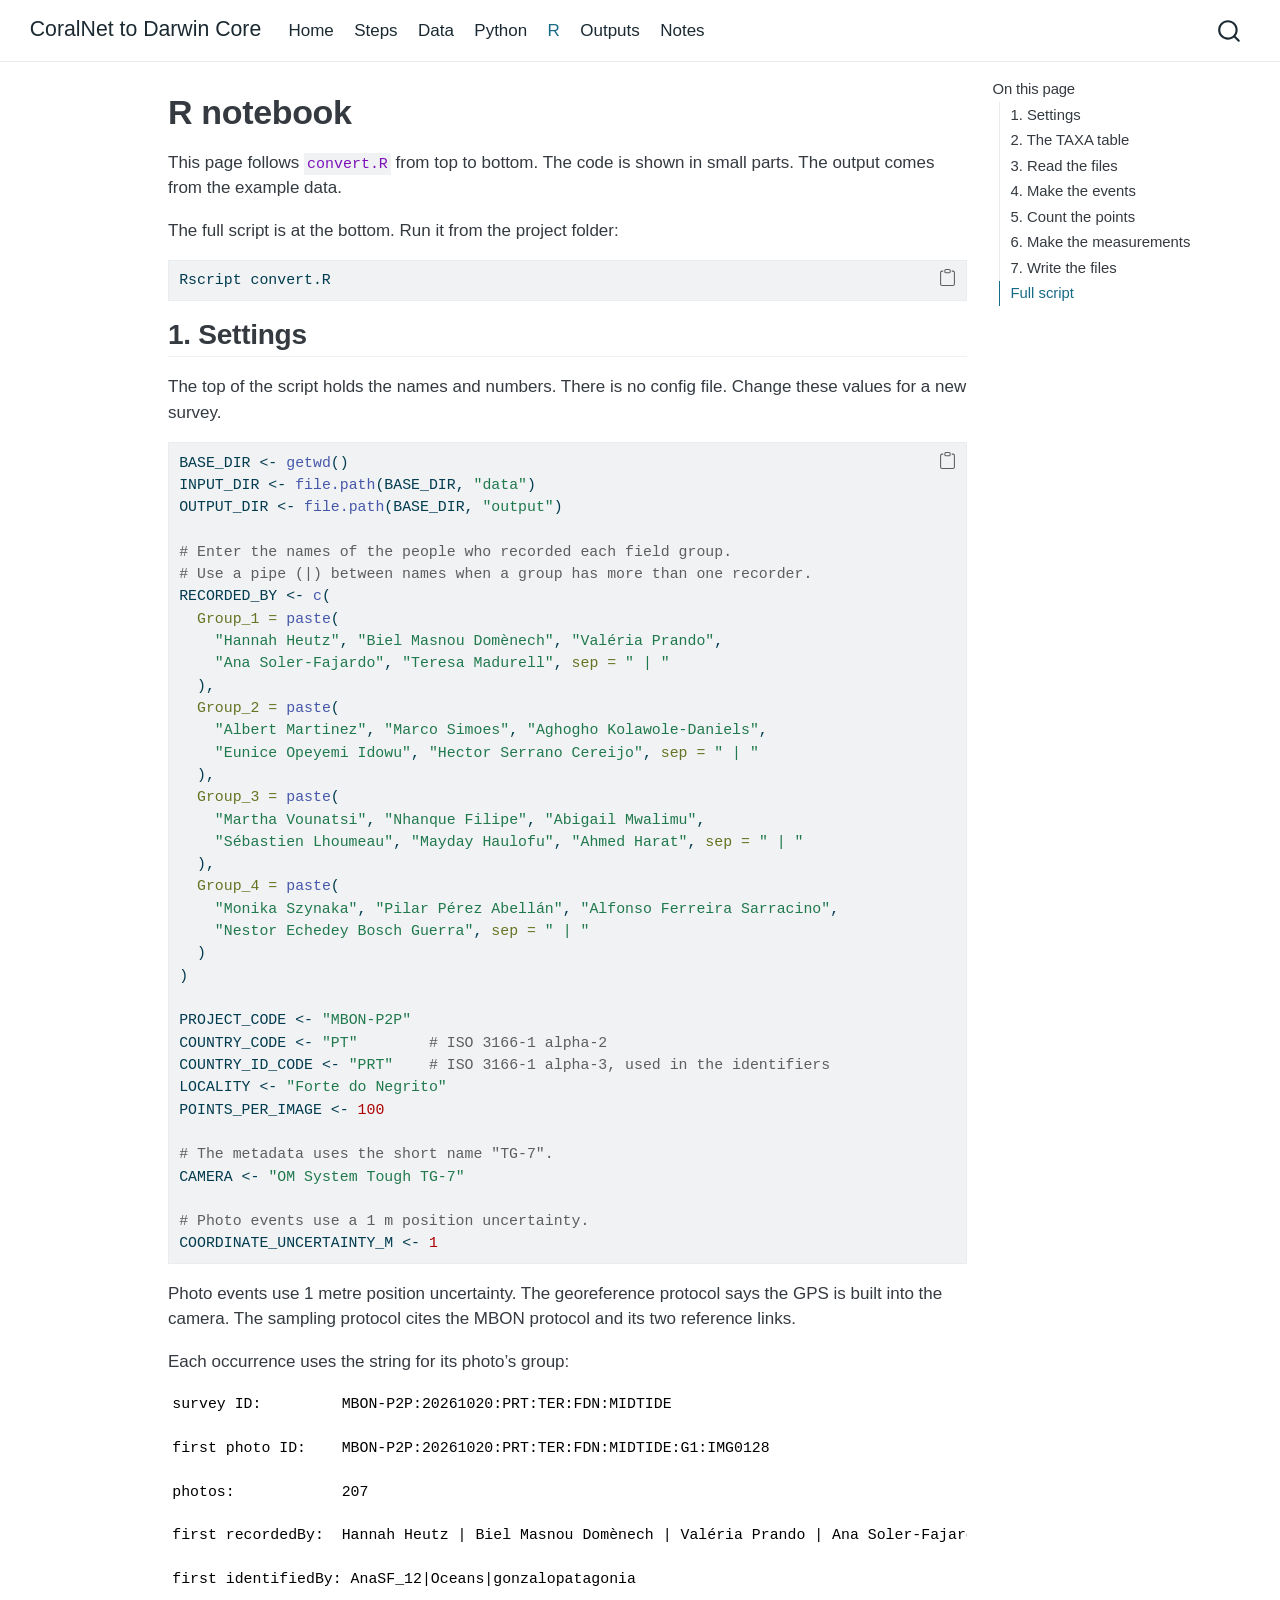
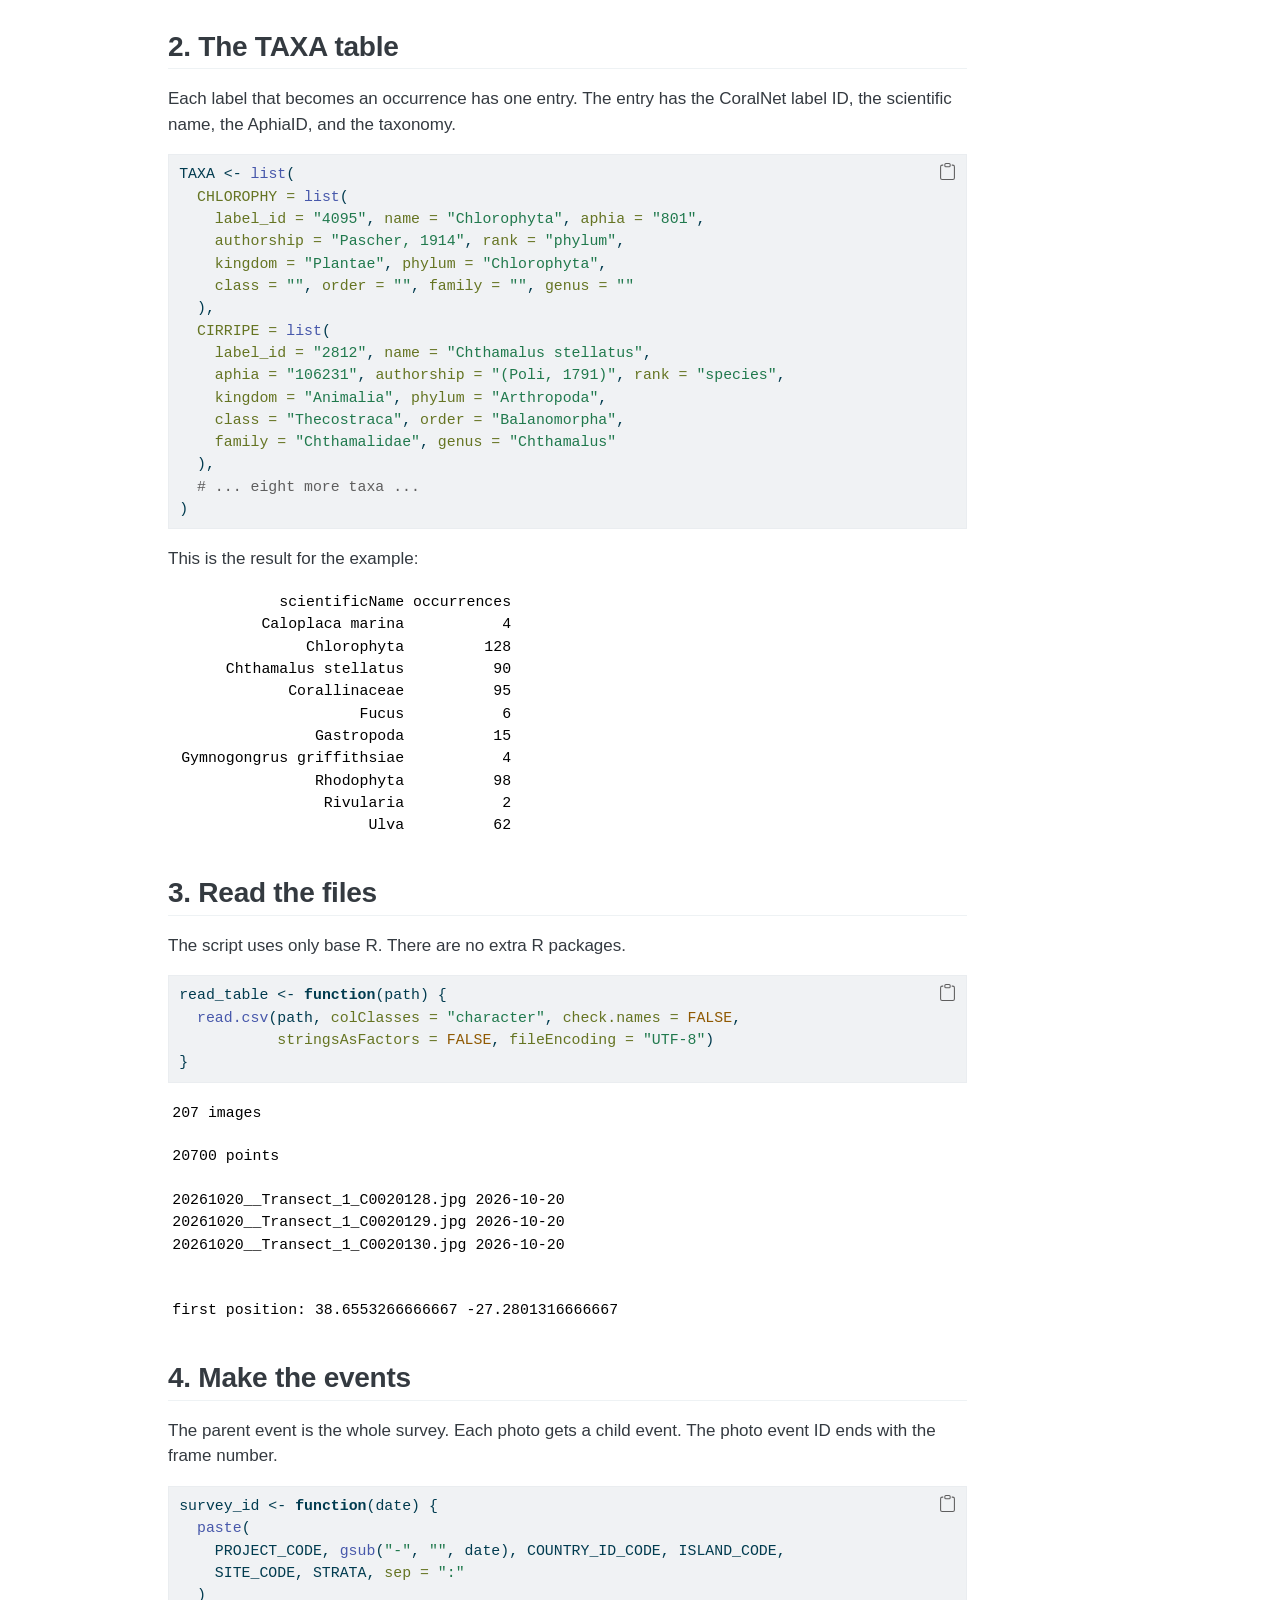
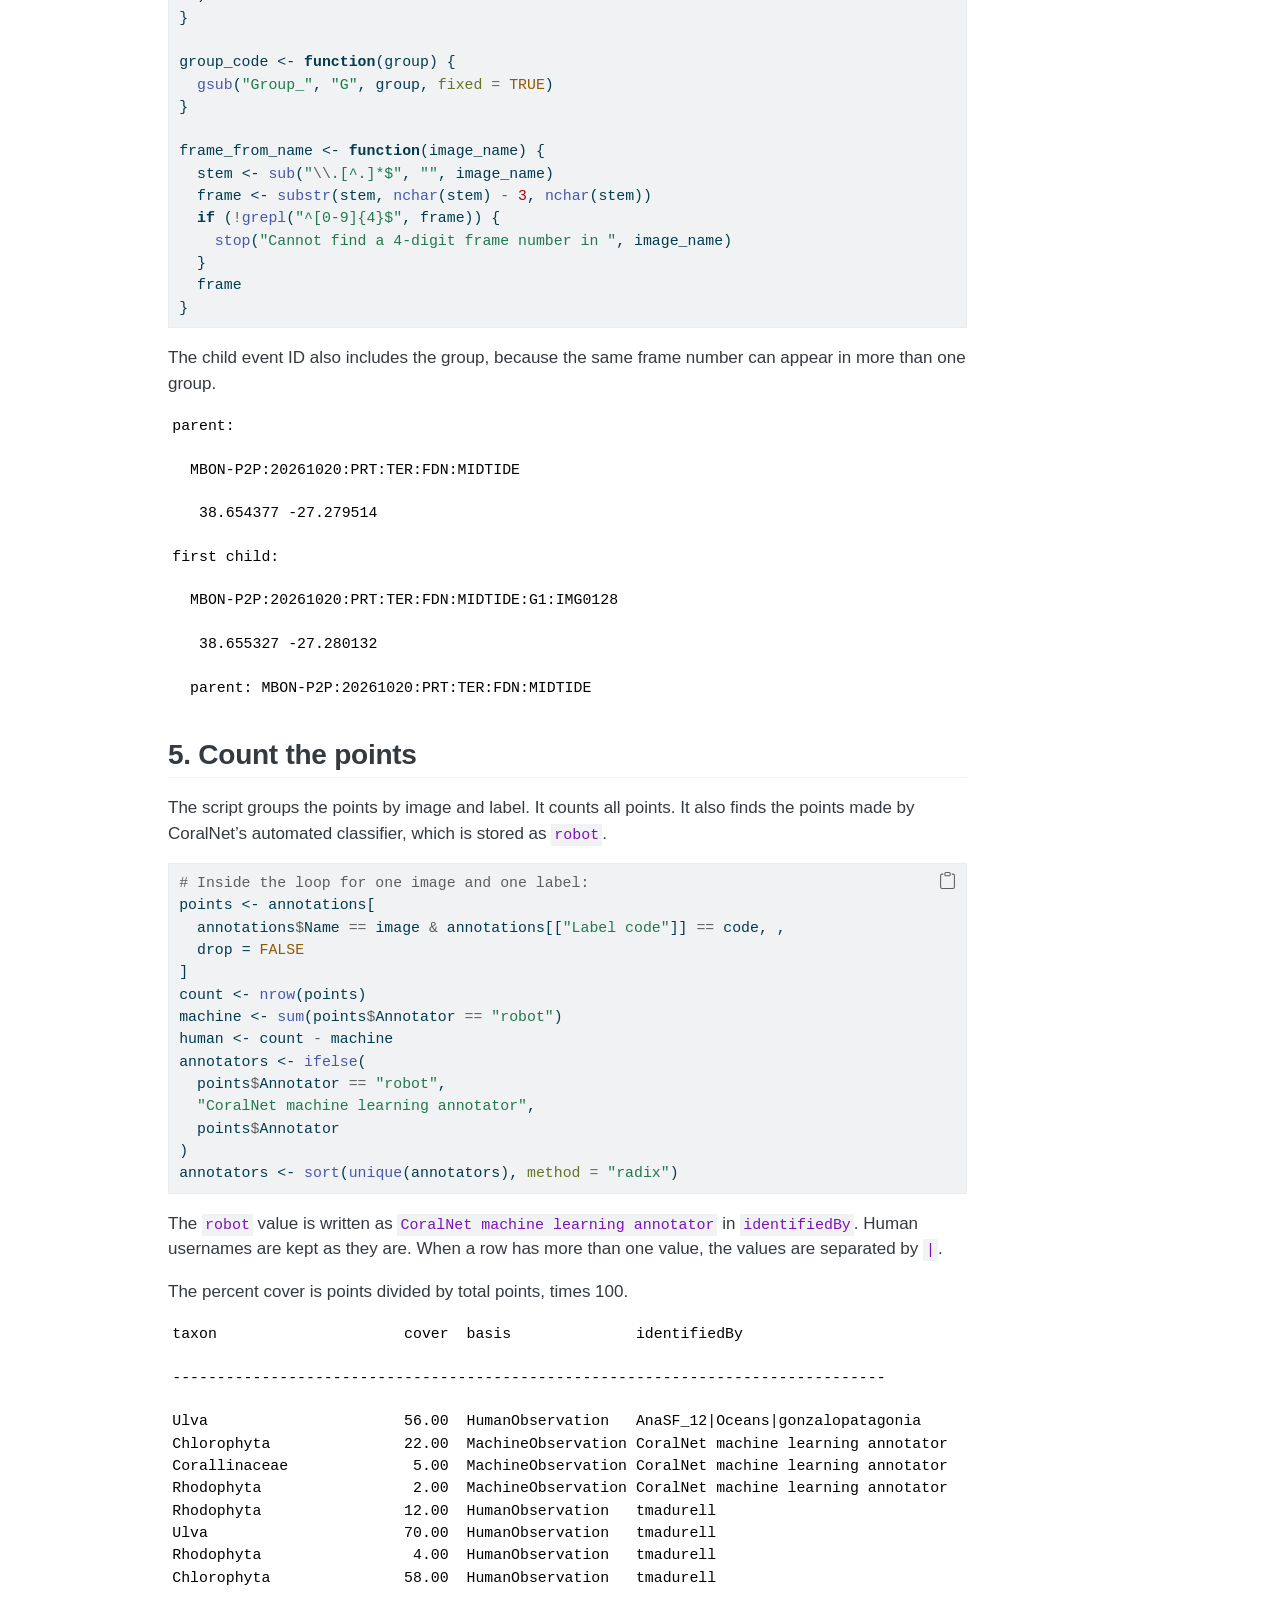
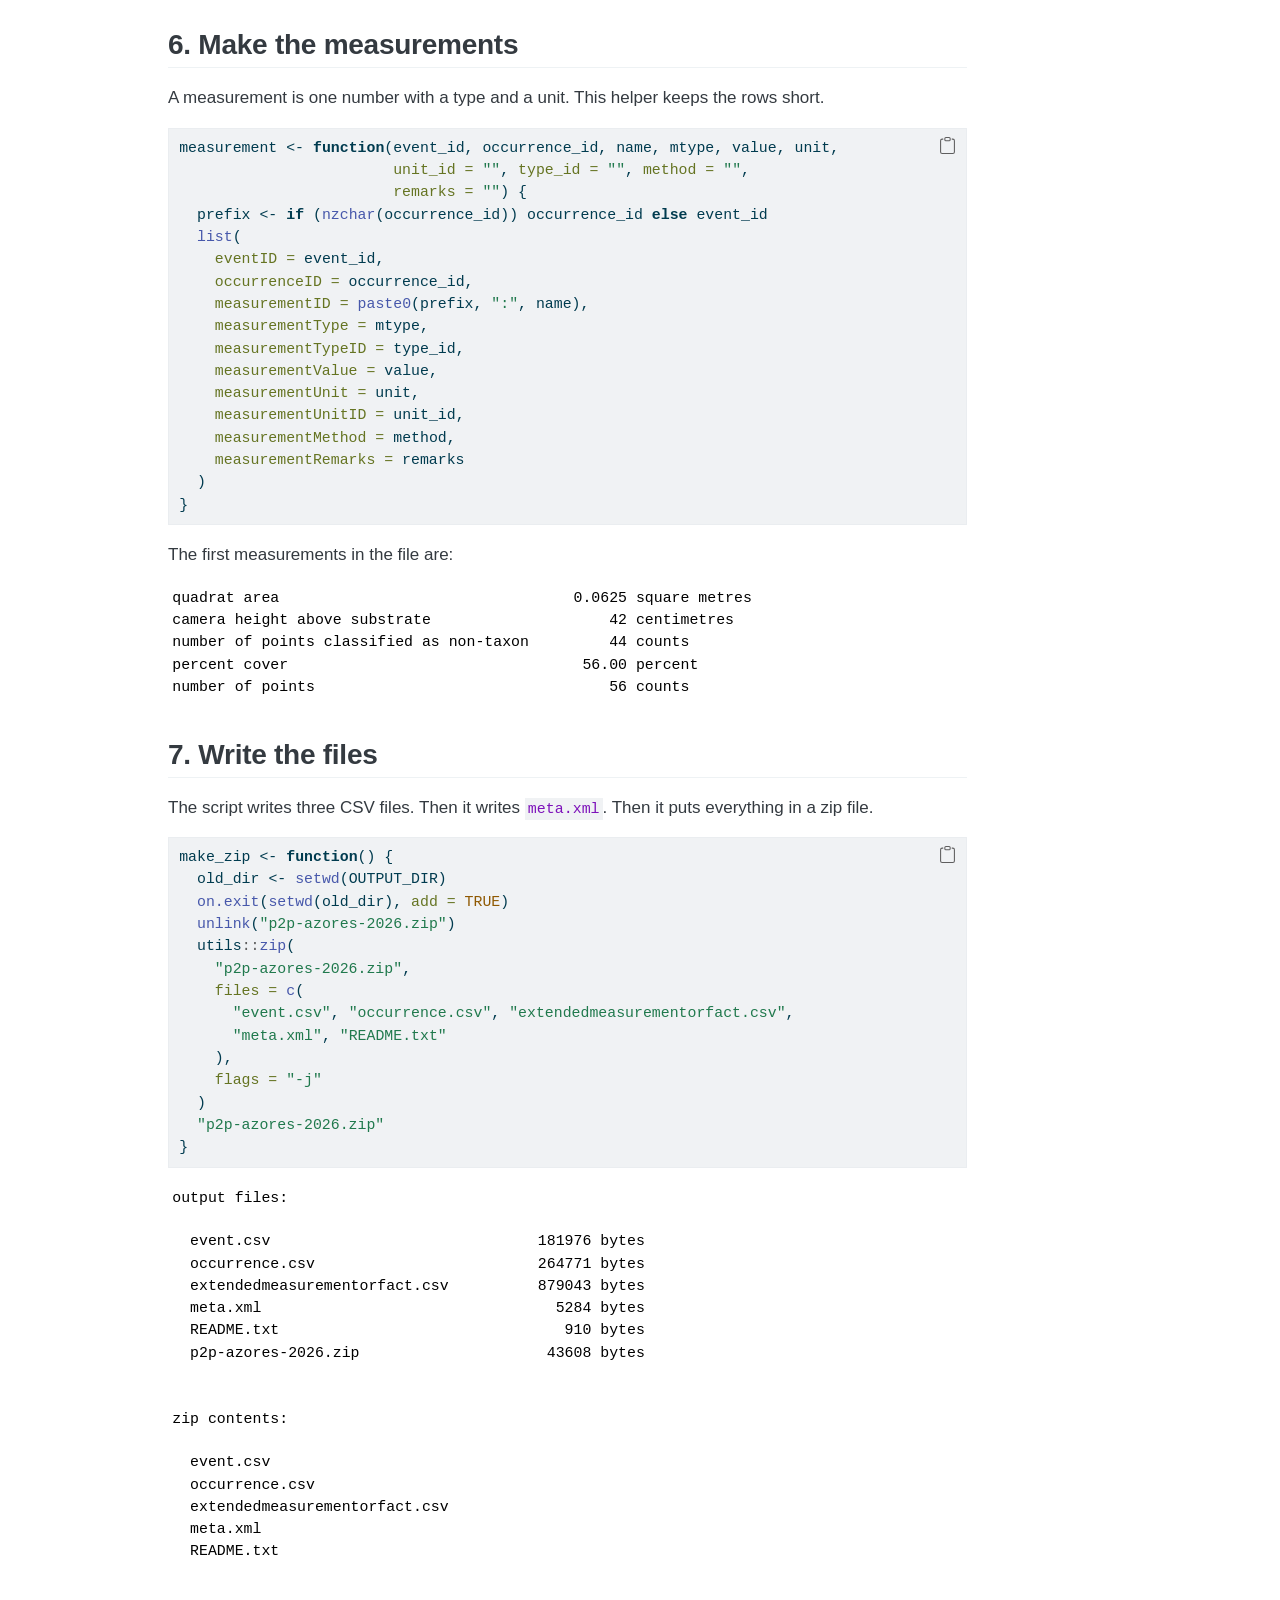
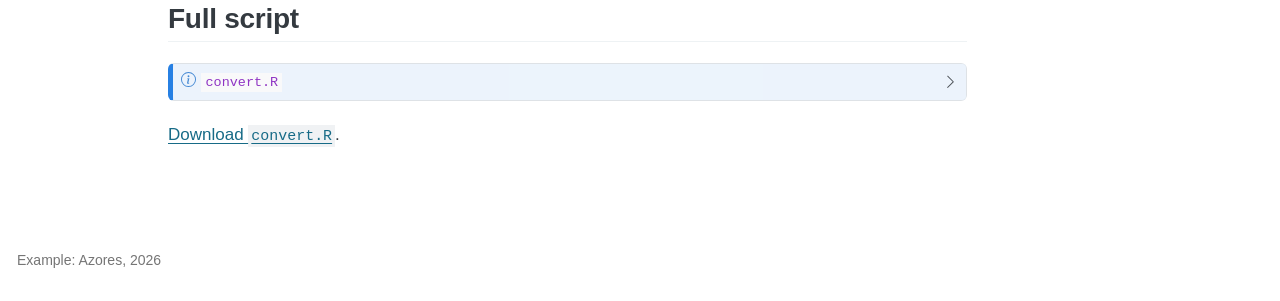
<file: r.html>
<!DOCTYPE html>
<html xmlns="http://www.w3.org/1999/xhtml" lang="en" xml:lang="en"><head>

<meta charset="utf-8">
<meta name="generator" content="quarto-1.8.27">

<meta name="viewport" content="width=device-width, initial-scale=1.0, user-scalable=yes">


<title>R notebook – CoralNet to Darwin Core</title>
<style>
code{white-space: pre-wrap;}
span.smallcaps{font-variant: small-caps;}
div.columns{display: flex; gap: min(4vw, 1.5em);}
div.column{flex: auto; overflow-x: auto;}
div.hanging-indent{margin-left: 1.5em; text-indent: -1.5em;}
ul.task-list{list-style: none;}
ul.task-list li input[type="checkbox"] {
  width: 0.8em;
  margin: 0 0.8em 0.2em -1em; /* quarto-specific, see https://github.com/quarto-dev/quarto-cli/issues/4556 */ 
  vertical-align: middle;
}
/* CSS for syntax highlighting */
html { -webkit-text-size-adjust: 100%; }
pre > code.sourceCode { white-space: pre; position: relative; }
pre > code.sourceCode > span { display: inline-block; line-height: 1.25; }
pre > code.sourceCode > span:empty { height: 1.2em; }
.sourceCode { overflow: visible; }
code.sourceCode > span { color: inherit; text-decoration: inherit; }
div.sourceCode { margin: 1em 0; }
pre.sourceCode { margin: 0; }
@media screen {
div.sourceCode { overflow: auto; }
}
@media print {
pre > code.sourceCode { white-space: pre-wrap; }
pre > code.sourceCode > span { text-indent: -5em; padding-left: 5em; }
}
pre.numberSource code
  { counter-reset: source-line 0; }
pre.numberSource code > span
  { position: relative; left: -4em; counter-increment: source-line; }
pre.numberSource code > span > a:first-child::before
  { content: counter(source-line);
    position: relative; left: -1em; text-align: right; vertical-align: baseline;
    border: none; display: inline-block;
    -webkit-touch-callout: none; -webkit-user-select: none;
    -khtml-user-select: none; -moz-user-select: none;
    -ms-user-select: none; user-select: none;
    padding: 0 4px; width: 4em;
  }
pre.numberSource { margin-left: 3em;  padding-left: 4px; }
div.sourceCode
  {   }
@media screen {
pre > code.sourceCode > span > a:first-child::before { text-decoration: underline; }
}
</style>


<script src="site_libs/quarto-nav/quarto-nav.js"></script>
<script src="site_libs/quarto-nav/headroom.min.js"></script>
<script src="site_libs/clipboard/clipboard.min.js"></script>
<script src="site_libs/quarto-search/autocomplete.umd.js"></script>
<script src="site_libs/quarto-search/fuse.min.js"></script>
<script src="site_libs/quarto-search/quarto-search.js"></script>
<meta name="quarto:offset" content="./">
<script src="site_libs/quarto-html/quarto.js" type="module"></script>
<script src="site_libs/quarto-html/tabsets/tabsets.js" type="module"></script>
<script src="site_libs/quarto-html/axe/axe-check.js" type="module"></script>
<script src="site_libs/quarto-html/popper.min.js"></script>
<script src="site_libs/quarto-html/tippy.umd.min.js"></script>
<script src="site_libs/quarto-html/anchor.min.js"></script>
<link href="site_libs/quarto-html/tippy.css" rel="stylesheet">
<link href="site_libs/quarto-html/quarto-syntax-highlighting-ed96de9b727972fe78a7b5d16c58bf87.css" rel="stylesheet" id="quarto-text-highlighting-styles">
<script src="site_libs/bootstrap/bootstrap.min.js"></script>
<link href="site_libs/bootstrap/bootstrap-icons.css" rel="stylesheet">
<link href="site_libs/bootstrap/bootstrap-a0b7a6eada01d555777044a47acbe283.min.css" rel="stylesheet" append-hash="true" id="quarto-bootstrap" data-mode="light">
<script id="quarto-search-options" type="application/json">{
  "location": "navbar",
  "copy-button": false,
  "collapse-after": 3,
  "panel-placement": "end",
  "type": "overlay",
  "limit": 50,
  "keyboard-shortcut": [
    "f",
    "/",
    "s"
  ],
  "language": {
    "search-no-results-text": "No results",
    "search-matching-documents-text": "matching documents",
    "search-copy-link-title": "Copy link to search",
    "search-hide-matches-text": "Hide additional matches",
    "search-more-match-text": "more match in this document",
    "search-more-matches-text": "more matches in this document",
    "search-clear-button-title": "Clear",
    "search-text-placeholder": "",
    "search-detached-cancel-button-title": "Cancel",
    "search-submit-button-title": "Submit",
    "search-label": "Search"
  }
}</script>


</head>

<body class="nav-fixed quarto-light">

<div id="quarto-search-results"></div>
  <header id="quarto-header" class="headroom fixed-top">
    <nav class="navbar navbar-expand-lg " data-bs-theme="dark">
      <div class="navbar-container container-fluid">
      <div class="navbar-brand-container mx-auto">
    <a class="navbar-brand" href="./index.html">
    <span class="navbar-title">CoralNet to Darwin Core</span>
    </a>
  </div>
            <div id="quarto-search" class="" title="Search"></div>
          <button class="navbar-toggler" type="button" data-bs-toggle="collapse" data-bs-target="#navbarCollapse" aria-controls="navbarCollapse" role="menu" aria-expanded="false" aria-label="Toggle navigation" onclick="if (window.quartoToggleHeadroom) { window.quartoToggleHeadroom(); }">
  <span class="navbar-toggler-icon"></span>
</button>
          <div class="collapse navbar-collapse" id="navbarCollapse">
            <ul class="navbar-nav navbar-nav-scroll me-auto">
  <li class="nav-item">
    <a class="nav-link" href="./index.html"> 
<span class="menu-text">Home</span></a>
  </li>  
  <li class="nav-item">
    <a class="nav-link" href="./steps.html"> 
<span class="menu-text">Steps</span></a>
  </li>  
  <li class="nav-item">
    <a class="nav-link" href="./data.html"> 
<span class="menu-text">Data</span></a>
  </li>  
  <li class="nav-item">
    <a class="nav-link" href="./python.html"> 
<span class="menu-text">Python</span></a>
  </li>  
  <li class="nav-item">
    <a class="nav-link active" href="./r.html" aria-current="page"> 
<span class="menu-text">R</span></a>
  </li>  
  <li class="nav-item">
    <a class="nav-link" href="./outputs.html"> 
<span class="menu-text">Outputs</span></a>
  </li>  
  <li class="nav-item">
    <a class="nav-link" href="./notes.html"> 
<span class="menu-text">Notes</span></a>
  </li>  
</ul>
          </div> <!-- /navcollapse -->
            <div class="quarto-navbar-tools">
</div>
      </div> <!-- /container-fluid -->
    </nav>
</header>
<!-- content -->
<div id="quarto-content" class="quarto-container page-columns page-rows-contents page-layout-article page-navbar">
<!-- sidebar -->
<!-- margin-sidebar -->
    <div id="quarto-margin-sidebar" class="sidebar margin-sidebar">
        <nav id="TOC" role="doc-toc" class="toc-active">
    <h2 id="toc-title">On this page</h2>
   
  <ul class="collapse">
  <li><a href="#settings" id="toc-settings" class="nav-link active" data-scroll-target="#settings">1. Settings</a></li>
  <li><a href="#the-taxa-table" id="toc-the-taxa-table" class="nav-link" data-scroll-target="#the-taxa-table">2. The TAXA table</a></li>
  <li><a href="#read-the-files" id="toc-read-the-files" class="nav-link" data-scroll-target="#read-the-files">3. Read the files</a></li>
  <li><a href="#make-the-events" id="toc-make-the-events" class="nav-link" data-scroll-target="#make-the-events">4. Make the events</a></li>
  <li><a href="#count-the-points" id="toc-count-the-points" class="nav-link" data-scroll-target="#count-the-points">5. Count the points</a></li>
  <li><a href="#make-the-measurements" id="toc-make-the-measurements" class="nav-link" data-scroll-target="#make-the-measurements">6. Make the measurements</a></li>
  <li><a href="#write-the-files" id="toc-write-the-files" class="nav-link" data-scroll-target="#write-the-files">7. Write the files</a></li>
  <li><a href="#full-script" id="toc-full-script" class="nav-link" data-scroll-target="#full-script">Full script</a></li>
  </ul>
</nav>
    </div>
<!-- main -->
<main class="content" id="quarto-document-content">

<header id="title-block-header" class="quarto-title-block default">
<div class="quarto-title">
<h1 class="title">R notebook</h1>
</div>



<div class="quarto-title-meta">

    
  
    
  </div>
  


</header>


<p>This page follows <code>convert.R</code> from top to bottom. The code is shown in small parts. The output comes from the example data.</p>
<p>The full script is at the bottom. Run it from the project folder:</p>
<div class="code-copy-outer-scaffold"><div class="sourceCode" id="cb1"><pre class="sourceCode bash code-with-copy"><code class="sourceCode bash"><span id="cb1-1"><a href="#cb1-1" aria-hidden="true" tabindex="-1"></a><span class="ex">Rscript</span> convert.R</span></code></pre></div><button title="Copy to Clipboard" class="code-copy-button"><i class="bi"></i></button></div>
<section id="settings" class="level2">
<h2 class="anchored" data-anchor-id="settings">1. Settings</h2>
<p>The top of the script holds the names and numbers. There is no config file. Change these values for a new survey.</p>
<div class="code-copy-outer-scaffold"><div class="sourceCode" id="cb2"><pre class="sourceCode r code-with-copy"><code class="sourceCode r"><span id="cb2-1"><a href="#cb2-1" aria-hidden="true" tabindex="-1"></a>BASE_DIR <span class="ot">&lt;-</span> <span class="fu">getwd</span>()</span>
<span id="cb2-2"><a href="#cb2-2" aria-hidden="true" tabindex="-1"></a>INPUT_DIR <span class="ot">&lt;-</span> <span class="fu">file.path</span>(BASE_DIR, <span class="st">"data"</span>)</span>
<span id="cb2-3"><a href="#cb2-3" aria-hidden="true" tabindex="-1"></a>OUTPUT_DIR <span class="ot">&lt;-</span> <span class="fu">file.path</span>(BASE_DIR, <span class="st">"output"</span>)</span>
<span id="cb2-4"><a href="#cb2-4" aria-hidden="true" tabindex="-1"></a></span>
<span id="cb2-5"><a href="#cb2-5" aria-hidden="true" tabindex="-1"></a><span class="co"># Enter the names of the people who recorded each field group.</span></span>
<span id="cb2-6"><a href="#cb2-6" aria-hidden="true" tabindex="-1"></a><span class="co"># Use a pipe (|) between names when a group has more than one recorder.</span></span>
<span id="cb2-7"><a href="#cb2-7" aria-hidden="true" tabindex="-1"></a>RECORDED_BY <span class="ot">&lt;-</span> <span class="fu">c</span>(</span>
<span id="cb2-8"><a href="#cb2-8" aria-hidden="true" tabindex="-1"></a>  <span class="at">Group_1 =</span> <span class="fu">paste</span>(</span>
<span id="cb2-9"><a href="#cb2-9" aria-hidden="true" tabindex="-1"></a>    <span class="st">"Hannah Heutz"</span>, <span class="st">"Biel Masnou Domènech"</span>, <span class="st">"Valéria Prando"</span>,</span>
<span id="cb2-10"><a href="#cb2-10" aria-hidden="true" tabindex="-1"></a>    <span class="st">"Ana Soler-Fajardo"</span>, <span class="st">"Teresa Madurell"</span>, <span class="at">sep =</span> <span class="st">" | "</span></span>
<span id="cb2-11"><a href="#cb2-11" aria-hidden="true" tabindex="-1"></a>  ),</span>
<span id="cb2-12"><a href="#cb2-12" aria-hidden="true" tabindex="-1"></a>  <span class="at">Group_2 =</span> <span class="fu">paste</span>(</span>
<span id="cb2-13"><a href="#cb2-13" aria-hidden="true" tabindex="-1"></a>    <span class="st">"Albert Martinez"</span>, <span class="st">"Marco Simoes"</span>, <span class="st">"Aghogho Kolawole-Daniels"</span>,</span>
<span id="cb2-14"><a href="#cb2-14" aria-hidden="true" tabindex="-1"></a>    <span class="st">"Eunice Opeyemi Idowu"</span>, <span class="st">"Hector Serrano Cereijo"</span>, <span class="at">sep =</span> <span class="st">" | "</span></span>
<span id="cb2-15"><a href="#cb2-15" aria-hidden="true" tabindex="-1"></a>  ),</span>
<span id="cb2-16"><a href="#cb2-16" aria-hidden="true" tabindex="-1"></a>  <span class="at">Group_3 =</span> <span class="fu">paste</span>(</span>
<span id="cb2-17"><a href="#cb2-17" aria-hidden="true" tabindex="-1"></a>    <span class="st">"Martha Vounatsi"</span>, <span class="st">"Nhanque Filipe"</span>, <span class="st">"Abigail Mwalimu"</span>,</span>
<span id="cb2-18"><a href="#cb2-18" aria-hidden="true" tabindex="-1"></a>    <span class="st">"Sébastien Lhoumeau"</span>, <span class="st">"Mayday Haulofu"</span>, <span class="st">"Ahmed Harat"</span>, <span class="at">sep =</span> <span class="st">" | "</span></span>
<span id="cb2-19"><a href="#cb2-19" aria-hidden="true" tabindex="-1"></a>  ),</span>
<span id="cb2-20"><a href="#cb2-20" aria-hidden="true" tabindex="-1"></a>  <span class="at">Group_4 =</span> <span class="fu">paste</span>(</span>
<span id="cb2-21"><a href="#cb2-21" aria-hidden="true" tabindex="-1"></a>    <span class="st">"Monika Szynaka"</span>, <span class="st">"Pilar Pérez Abellán"</span>, <span class="st">"Alfonso Ferreira Sarracino"</span>,</span>
<span id="cb2-22"><a href="#cb2-22" aria-hidden="true" tabindex="-1"></a>    <span class="st">"Nestor Echedey Bosch Guerra"</span>, <span class="at">sep =</span> <span class="st">" | "</span></span>
<span id="cb2-23"><a href="#cb2-23" aria-hidden="true" tabindex="-1"></a>  )</span>
<span id="cb2-24"><a href="#cb2-24" aria-hidden="true" tabindex="-1"></a>)</span>
<span id="cb2-25"><a href="#cb2-25" aria-hidden="true" tabindex="-1"></a></span>
<span id="cb2-26"><a href="#cb2-26" aria-hidden="true" tabindex="-1"></a>PROJECT_CODE <span class="ot">&lt;-</span> <span class="st">"MBON-P2P"</span></span>
<span id="cb2-27"><a href="#cb2-27" aria-hidden="true" tabindex="-1"></a>COUNTRY_CODE <span class="ot">&lt;-</span> <span class="st">"PT"</span>        <span class="co"># ISO 3166-1 alpha-2</span></span>
<span id="cb2-28"><a href="#cb2-28" aria-hidden="true" tabindex="-1"></a>COUNTRY_ID_CODE <span class="ot">&lt;-</span> <span class="st">"PRT"</span>    <span class="co"># ISO 3166-1 alpha-3, used in the identifiers</span></span>
<span id="cb2-29"><a href="#cb2-29" aria-hidden="true" tabindex="-1"></a>LOCALITY <span class="ot">&lt;-</span> <span class="st">"Forte do Negrito"</span></span>
<span id="cb2-30"><a href="#cb2-30" aria-hidden="true" tabindex="-1"></a>POINTS_PER_IMAGE <span class="ot">&lt;-</span> <span class="dv">100</span></span>
<span id="cb2-31"><a href="#cb2-31" aria-hidden="true" tabindex="-1"></a></span>
<span id="cb2-32"><a href="#cb2-32" aria-hidden="true" tabindex="-1"></a><span class="co"># The metadata uses the short name "TG-7".</span></span>
<span id="cb2-33"><a href="#cb2-33" aria-hidden="true" tabindex="-1"></a>CAMERA <span class="ot">&lt;-</span> <span class="st">"OM System Tough TG-7"</span></span>
<span id="cb2-34"><a href="#cb2-34" aria-hidden="true" tabindex="-1"></a></span>
<span id="cb2-35"><a href="#cb2-35" aria-hidden="true" tabindex="-1"></a><span class="co"># Photo events use a 1 m position uncertainty.</span></span>
<span id="cb2-36"><a href="#cb2-36" aria-hidden="true" tabindex="-1"></a>COORDINATE_UNCERTAINTY_M <span class="ot">&lt;-</span> <span class="dv">1</span></span></code></pre></div><button title="Copy to Clipboard" class="code-copy-button"><i class="bi"></i></button></div>
<p>Photo events use 1 metre position uncertainty. The georeference protocol says the GPS is built into the camera. The sampling protocol cites the MBON protocol and its two reference links.</p>
<p>Each occurrence uses the string for its photo’s group:</p>
<div class="cell">
<div class="cell-output cell-output-stdout">
<pre><code>survey ID:         MBON-P2P:20261020:PRT:TER:FDN:MIDTIDE </code></pre>
</div>
<div class="cell-output cell-output-stdout">
<pre><code>first photo ID:    MBON-P2P:20261020:PRT:TER:FDN:MIDTIDE:G1:IMG0128 </code></pre>
</div>
<div class="cell-output cell-output-stdout">
<pre><code>photos:            207 </code></pre>
</div>
<div class="cell-output cell-output-stdout">
<pre><code>first recordedBy:  Hannah Heutz | Biel Masnou Domènech | Valéria Prando | Ana Soler-Fajardo | Teresa Madurell </code></pre>
</div>
<div class="cell-output cell-output-stdout">
<pre><code>first identifiedBy: AnaSF_12|Oceans|gonzalopatagonia </code></pre>
</div>
</div>
</section>
<section id="the-taxa-table" class="level2">
<h2 class="anchored" data-anchor-id="the-taxa-table">2. The TAXA table</h2>
<p>Each label that becomes an occurrence has one entry. The entry has the CoralNet label ID, the scientific name, the AphiaID, and the taxonomy.</p>
<div class="code-copy-outer-scaffold"><div class="sourceCode" id="cb8"><pre class="sourceCode r code-with-copy"><code class="sourceCode r"><span id="cb8-1"><a href="#cb8-1" aria-hidden="true" tabindex="-1"></a>TAXA <span class="ot">&lt;-</span> <span class="fu">list</span>(</span>
<span id="cb8-2"><a href="#cb8-2" aria-hidden="true" tabindex="-1"></a>  <span class="at">CHLOROPHY =</span> <span class="fu">list</span>(</span>
<span id="cb8-3"><a href="#cb8-3" aria-hidden="true" tabindex="-1"></a>    <span class="at">label_id =</span> <span class="st">"4095"</span>, <span class="at">name =</span> <span class="st">"Chlorophyta"</span>, <span class="at">aphia =</span> <span class="st">"801"</span>,</span>
<span id="cb8-4"><a href="#cb8-4" aria-hidden="true" tabindex="-1"></a>    <span class="at">authorship =</span> <span class="st">"Pascher, 1914"</span>, <span class="at">rank =</span> <span class="st">"phylum"</span>,</span>
<span id="cb8-5"><a href="#cb8-5" aria-hidden="true" tabindex="-1"></a>    <span class="at">kingdom =</span> <span class="st">"Plantae"</span>, <span class="at">phylum =</span> <span class="st">"Chlorophyta"</span>,</span>
<span id="cb8-6"><a href="#cb8-6" aria-hidden="true" tabindex="-1"></a>    <span class="at">class =</span> <span class="st">""</span>, <span class="at">order =</span> <span class="st">""</span>, <span class="at">family =</span> <span class="st">""</span>, <span class="at">genus =</span> <span class="st">""</span></span>
<span id="cb8-7"><a href="#cb8-7" aria-hidden="true" tabindex="-1"></a>  ),</span>
<span id="cb8-8"><a href="#cb8-8" aria-hidden="true" tabindex="-1"></a>  <span class="at">CIRRIPE =</span> <span class="fu">list</span>(</span>
<span id="cb8-9"><a href="#cb8-9" aria-hidden="true" tabindex="-1"></a>    <span class="at">label_id =</span> <span class="st">"2812"</span>, <span class="at">name =</span> <span class="st">"Chthamalus stellatus"</span>,</span>
<span id="cb8-10"><a href="#cb8-10" aria-hidden="true" tabindex="-1"></a>    <span class="at">aphia =</span> <span class="st">"106231"</span>, <span class="at">authorship =</span> <span class="st">"(Poli, 1791)"</span>, <span class="at">rank =</span> <span class="st">"species"</span>,</span>
<span id="cb8-11"><a href="#cb8-11" aria-hidden="true" tabindex="-1"></a>    <span class="at">kingdom =</span> <span class="st">"Animalia"</span>, <span class="at">phylum =</span> <span class="st">"Arthropoda"</span>,</span>
<span id="cb8-12"><a href="#cb8-12" aria-hidden="true" tabindex="-1"></a>    <span class="at">class =</span> <span class="st">"Thecostraca"</span>, <span class="at">order =</span> <span class="st">"Balanomorpha"</span>,</span>
<span id="cb8-13"><a href="#cb8-13" aria-hidden="true" tabindex="-1"></a>    <span class="at">family =</span> <span class="st">"Chthamalidae"</span>, <span class="at">genus =</span> <span class="st">"Chthamalus"</span></span>
<span id="cb8-14"><a href="#cb8-14" aria-hidden="true" tabindex="-1"></a>  ),</span>
<span id="cb8-15"><a href="#cb8-15" aria-hidden="true" tabindex="-1"></a>  <span class="co"># ... eight more taxa ...</span></span>
<span id="cb8-16"><a href="#cb8-16" aria-hidden="true" tabindex="-1"></a>)</span></code></pre></div><button title="Copy to Clipboard" class="code-copy-button"><i class="bi"></i></button></div>
<p>This is the result for the example:</p>
<div class="cell">
<div class="cell-output cell-output-stdout">
<pre><code>            scientificName occurrences
          Caloplaca marina           4
               Chlorophyta         128
      Chthamalus stellatus          90
             Corallinaceae          95
                     Fucus           6
                Gastropoda          15
 Gymnogongrus griffithsiae           4
                Rhodophyta          98
                 Rivularia           2
                      Ulva          62</code></pre>
</div>
</div>
</section>
<section id="read-the-files" class="level2">
<h2 class="anchored" data-anchor-id="read-the-files">3. Read the files</h2>
<p>The script uses only base R. There are no extra R packages.</p>
<div class="code-copy-outer-scaffold"><div class="sourceCode" id="cb10"><pre class="sourceCode r code-with-copy"><code class="sourceCode r"><span id="cb10-1"><a href="#cb10-1" aria-hidden="true" tabindex="-1"></a>read_table <span class="ot">&lt;-</span> <span class="cf">function</span>(path) {</span>
<span id="cb10-2"><a href="#cb10-2" aria-hidden="true" tabindex="-1"></a>  <span class="fu">read.csv</span>(path, <span class="at">colClasses =</span> <span class="st">"character"</span>, <span class="at">check.names =</span> <span class="cn">FALSE</span>,</span>
<span id="cb10-3"><a href="#cb10-3" aria-hidden="true" tabindex="-1"></a>           <span class="at">stringsAsFactors =</span> <span class="cn">FALSE</span>, <span class="at">fileEncoding =</span> <span class="st">"UTF-8"</span>)</span>
<span id="cb10-4"><a href="#cb10-4" aria-hidden="true" tabindex="-1"></a>}</span></code></pre></div><button title="Copy to Clipboard" class="code-copy-button"><i class="bi"></i></button></div>
<div class="cell">
<div class="cell-output cell-output-stdout">
<pre><code>207 images</code></pre>
</div>
<div class="cell-output cell-output-stdout">
<pre><code>20700 points</code></pre>
</div>
<div class="cell-output cell-output-stdout">
<pre><code>20261020__Transect_1_C0020128.jpg 2026-10-20 
20261020__Transect_1_C0020129.jpg 2026-10-20 
20261020__Transect_1_C0020130.jpg 2026-10-20 </code></pre>
</div>
<div class="cell-output cell-output-stdout">
<pre><code>
first position: 38.6553266666667 -27.2801316666667 </code></pre>
</div>
</div>
</section>
<section id="make-the-events" class="level2">
<h2 class="anchored" data-anchor-id="make-the-events">4. Make the events</h2>
<p>The parent event is the whole survey. Each photo gets a child event. The photo event ID ends with the frame number.</p>
<div class="code-copy-outer-scaffold"><div class="sourceCode" id="cb15"><pre class="sourceCode r code-with-copy"><code class="sourceCode r"><span id="cb15-1"><a href="#cb15-1" aria-hidden="true" tabindex="-1"></a>survey_id <span class="ot">&lt;-</span> <span class="cf">function</span>(date) {</span>
<span id="cb15-2"><a href="#cb15-2" aria-hidden="true" tabindex="-1"></a>  <span class="fu">paste</span>(</span>
<span id="cb15-3"><a href="#cb15-3" aria-hidden="true" tabindex="-1"></a>    PROJECT_CODE, <span class="fu">gsub</span>(<span class="st">"-"</span>, <span class="st">""</span>, date), COUNTRY_ID_CODE, ISLAND_CODE,</span>
<span id="cb15-4"><a href="#cb15-4" aria-hidden="true" tabindex="-1"></a>    SITE_CODE, STRATA, <span class="at">sep =</span> <span class="st">":"</span></span>
<span id="cb15-5"><a href="#cb15-5" aria-hidden="true" tabindex="-1"></a>  )</span>
<span id="cb15-6"><a href="#cb15-6" aria-hidden="true" tabindex="-1"></a>}</span>
<span id="cb15-7"><a href="#cb15-7" aria-hidden="true" tabindex="-1"></a></span>
<span id="cb15-8"><a href="#cb15-8" aria-hidden="true" tabindex="-1"></a>group_code <span class="ot">&lt;-</span> <span class="cf">function</span>(group) {</span>
<span id="cb15-9"><a href="#cb15-9" aria-hidden="true" tabindex="-1"></a>  <span class="fu">gsub</span>(<span class="st">"Group_"</span>, <span class="st">"G"</span>, group, <span class="at">fixed =</span> <span class="cn">TRUE</span>)</span>
<span id="cb15-10"><a href="#cb15-10" aria-hidden="true" tabindex="-1"></a>}</span>
<span id="cb15-11"><a href="#cb15-11" aria-hidden="true" tabindex="-1"></a></span>
<span id="cb15-12"><a href="#cb15-12" aria-hidden="true" tabindex="-1"></a>frame_from_name <span class="ot">&lt;-</span> <span class="cf">function</span>(image_name) {</span>
<span id="cb15-13"><a href="#cb15-13" aria-hidden="true" tabindex="-1"></a>  stem <span class="ot">&lt;-</span> <span class="fu">sub</span>(<span class="st">"</span><span class="sc">\\</span><span class="st">.[^.]*$"</span>, <span class="st">""</span>, image_name)</span>
<span id="cb15-14"><a href="#cb15-14" aria-hidden="true" tabindex="-1"></a>  frame <span class="ot">&lt;-</span> <span class="fu">substr</span>(stem, <span class="fu">nchar</span>(stem) <span class="sc">-</span> <span class="dv">3</span>, <span class="fu">nchar</span>(stem))</span>
<span id="cb15-15"><a href="#cb15-15" aria-hidden="true" tabindex="-1"></a>  <span class="cf">if</span> (<span class="sc">!</span><span class="fu">grepl</span>(<span class="st">"^[0-9]{4}$"</span>, frame)) {</span>
<span id="cb15-16"><a href="#cb15-16" aria-hidden="true" tabindex="-1"></a>    <span class="fu">stop</span>(<span class="st">"Cannot find a 4-digit frame number in "</span>, image_name)</span>
<span id="cb15-17"><a href="#cb15-17" aria-hidden="true" tabindex="-1"></a>  }</span>
<span id="cb15-18"><a href="#cb15-18" aria-hidden="true" tabindex="-1"></a>  frame</span>
<span id="cb15-19"><a href="#cb15-19" aria-hidden="true" tabindex="-1"></a>}</span></code></pre></div><button title="Copy to Clipboard" class="code-copy-button"><i class="bi"></i></button></div>
<p>The child event ID also includes the group, because the same frame number can appear in more than one group.</p>
<div class="cell">
<div class="cell-output cell-output-stdout">
<pre><code>parent:</code></pre>
</div>
<div class="cell-output cell-output-stdout">
<pre><code>  MBON-P2P:20261020:PRT:TER:FDN:MIDTIDE </code></pre>
</div>
<div class="cell-output cell-output-stdout">
<pre><code>   38.654377 -27.279514 </code></pre>
</div>
<div class="cell-output cell-output-stdout">
<pre><code>first child:</code></pre>
</div>
<div class="cell-output cell-output-stdout">
<pre><code>  MBON-P2P:20261020:PRT:TER:FDN:MIDTIDE:G1:IMG0128 </code></pre>
</div>
<div class="cell-output cell-output-stdout">
<pre><code>   38.655327 -27.280132 </code></pre>
</div>
<div class="cell-output cell-output-stdout">
<pre><code>  parent: MBON-P2P:20261020:PRT:TER:FDN:MIDTIDE </code></pre>
</div>
</div>
</section>
<section id="count-the-points" class="level2">
<h2 class="anchored" data-anchor-id="count-the-points">5. Count the points</h2>
<p>The script groups the points by image and label. It counts all points. It also finds the points made by CoralNet’s automated classifier, which is stored as <code>robot</code>.</p>
<div class="code-copy-outer-scaffold"><div class="sourceCode" id="cb23"><pre class="sourceCode r code-with-copy"><code class="sourceCode r"><span id="cb23-1"><a href="#cb23-1" aria-hidden="true" tabindex="-1"></a><span class="co"># Inside the loop for one image and one label:</span></span>
<span id="cb23-2"><a href="#cb23-2" aria-hidden="true" tabindex="-1"></a>points <span class="ot">&lt;-</span> annotations[</span>
<span id="cb23-3"><a href="#cb23-3" aria-hidden="true" tabindex="-1"></a>  annotations<span class="sc">$</span>Name <span class="sc">==</span> image <span class="sc">&amp;</span> annotations[[<span class="st">"Label code"</span>]] <span class="sc">==</span> code, ,</span>
<span id="cb23-4"><a href="#cb23-4" aria-hidden="true" tabindex="-1"></a>  drop <span class="ot">=</span> <span class="cn">FALSE</span></span>
<span id="cb23-5"><a href="#cb23-5" aria-hidden="true" tabindex="-1"></a>]</span>
<span id="cb23-6"><a href="#cb23-6" aria-hidden="true" tabindex="-1"></a>count <span class="ot">&lt;-</span> <span class="fu">nrow</span>(points)</span>
<span id="cb23-7"><a href="#cb23-7" aria-hidden="true" tabindex="-1"></a>machine <span class="ot">&lt;-</span> <span class="fu">sum</span>(points<span class="sc">$</span>Annotator <span class="sc">==</span> <span class="st">"robot"</span>)</span>
<span id="cb23-8"><a href="#cb23-8" aria-hidden="true" tabindex="-1"></a>human <span class="ot">&lt;-</span> count <span class="sc">-</span> machine</span>
<span id="cb23-9"><a href="#cb23-9" aria-hidden="true" tabindex="-1"></a>annotators <span class="ot">&lt;-</span> <span class="fu">ifelse</span>(</span>
<span id="cb23-10"><a href="#cb23-10" aria-hidden="true" tabindex="-1"></a>  points<span class="sc">$</span>Annotator <span class="sc">==</span> <span class="st">"robot"</span>,</span>
<span id="cb23-11"><a href="#cb23-11" aria-hidden="true" tabindex="-1"></a>  <span class="st">"CoralNet machine learning annotator"</span>,</span>
<span id="cb23-12"><a href="#cb23-12" aria-hidden="true" tabindex="-1"></a>  points<span class="sc">$</span>Annotator</span>
<span id="cb23-13"><a href="#cb23-13" aria-hidden="true" tabindex="-1"></a>)</span>
<span id="cb23-14"><a href="#cb23-14" aria-hidden="true" tabindex="-1"></a>annotators <span class="ot">&lt;-</span> <span class="fu">sort</span>(<span class="fu">unique</span>(annotators), <span class="at">method =</span> <span class="st">"radix"</span>)</span></code></pre></div><button title="Copy to Clipboard" class="code-copy-button"><i class="bi"></i></button></div>
<p>The <code>robot</code> value is written as <code>CoralNet machine learning annotator</code> in <code>identifiedBy</code>. Human usernames are kept as they are. When a row has more than one value, the values are separated by <code>|</code>.</p>
<p>The percent cover is points divided by total points, times 100.</p>
<div class="cell">
<div class="cell-output cell-output-stdout">
<pre><code>taxon                     cover  basis              identifiedBy</code></pre>
</div>
<div class="cell-output cell-output-stdout">
<pre><code>-------------------------------------------------------------------------------- </code></pre>
</div>
<div class="cell-output cell-output-stdout">
<pre><code>Ulva                      56.00  HumanObservation   AnaSF_12|Oceans|gonzalopatagonia
Chlorophyta               22.00  MachineObservation CoralNet machine learning annotator
Corallinaceae              5.00  MachineObservation CoralNet machine learning annotator
Rhodophyta                 2.00  MachineObservation CoralNet machine learning annotator
Rhodophyta                12.00  HumanObservation   tmadurell
Ulva                      70.00  HumanObservation   tmadurell
Rhodophyta                 4.00  HumanObservation   tmadurell
Chlorophyta               58.00  HumanObservation   tmadurell</code></pre>
</div>
</div>
</section>
<section id="make-the-measurements" class="level2">
<h2 class="anchored" data-anchor-id="make-the-measurements">6. Make the measurements</h2>
<p>A measurement is one number with a type and a unit. This helper keeps the rows short.</p>
<div class="code-copy-outer-scaffold"><div class="sourceCode" id="cb27"><pre class="sourceCode r code-with-copy"><code class="sourceCode r"><span id="cb27-1"><a href="#cb27-1" aria-hidden="true" tabindex="-1"></a>measurement <span class="ot">&lt;-</span> <span class="cf">function</span>(event_id, occurrence_id, name, mtype, value, unit,</span>
<span id="cb27-2"><a href="#cb27-2" aria-hidden="true" tabindex="-1"></a>                        <span class="at">unit_id =</span> <span class="st">""</span>, <span class="at">type_id =</span> <span class="st">""</span>, <span class="at">method =</span> <span class="st">""</span>,</span>
<span id="cb27-3"><a href="#cb27-3" aria-hidden="true" tabindex="-1"></a>                        <span class="at">remarks =</span> <span class="st">""</span>) {</span>
<span id="cb27-4"><a href="#cb27-4" aria-hidden="true" tabindex="-1"></a>  prefix <span class="ot">&lt;-</span> <span class="cf">if</span> (<span class="fu">nzchar</span>(occurrence_id)) occurrence_id <span class="cf">else</span> event_id</span>
<span id="cb27-5"><a href="#cb27-5" aria-hidden="true" tabindex="-1"></a>  <span class="fu">list</span>(</span>
<span id="cb27-6"><a href="#cb27-6" aria-hidden="true" tabindex="-1"></a>    <span class="at">eventID =</span> event_id,</span>
<span id="cb27-7"><a href="#cb27-7" aria-hidden="true" tabindex="-1"></a>    <span class="at">occurrenceID =</span> occurrence_id,</span>
<span id="cb27-8"><a href="#cb27-8" aria-hidden="true" tabindex="-1"></a>    <span class="at">measurementID =</span> <span class="fu">paste0</span>(prefix, <span class="st">":"</span>, name),</span>
<span id="cb27-9"><a href="#cb27-9" aria-hidden="true" tabindex="-1"></a>    <span class="at">measurementType =</span> mtype,</span>
<span id="cb27-10"><a href="#cb27-10" aria-hidden="true" tabindex="-1"></a>    <span class="at">measurementTypeID =</span> type_id,</span>
<span id="cb27-11"><a href="#cb27-11" aria-hidden="true" tabindex="-1"></a>    <span class="at">measurementValue =</span> value,</span>
<span id="cb27-12"><a href="#cb27-12" aria-hidden="true" tabindex="-1"></a>    <span class="at">measurementUnit =</span> unit,</span>
<span id="cb27-13"><a href="#cb27-13" aria-hidden="true" tabindex="-1"></a>    <span class="at">measurementUnitID =</span> unit_id,</span>
<span id="cb27-14"><a href="#cb27-14" aria-hidden="true" tabindex="-1"></a>    <span class="at">measurementMethod =</span> method,</span>
<span id="cb27-15"><a href="#cb27-15" aria-hidden="true" tabindex="-1"></a>    <span class="at">measurementRemarks =</span> remarks</span>
<span id="cb27-16"><a href="#cb27-16" aria-hidden="true" tabindex="-1"></a>  )</span>
<span id="cb27-17"><a href="#cb27-17" aria-hidden="true" tabindex="-1"></a>}</span></code></pre></div><button title="Copy to Clipboard" class="code-copy-button"><i class="bi"></i></button></div>
<p>The first measurements in the file are:</p>
<div class="cell">
<div class="cell-output cell-output-stdout">
<pre><code>quadrat area                                 0.0625 square metres
camera height above substrate                    42 centimetres
number of points classified as non-taxon         44 counts
percent cover                                 56.00 percent
number of points                                 56 counts</code></pre>
</div>
</div>
</section>
<section id="write-the-files" class="level2">
<h2 class="anchored" data-anchor-id="write-the-files">7. Write the files</h2>
<p>The script writes three CSV files. Then it writes <code>meta.xml</code>. Then it puts everything in a zip file.</p>
<div class="code-copy-outer-scaffold"><div class="sourceCode" id="cb29"><pre class="sourceCode r code-with-copy"><code class="sourceCode r"><span id="cb29-1"><a href="#cb29-1" aria-hidden="true" tabindex="-1"></a>make_zip <span class="ot">&lt;-</span> <span class="cf">function</span>() {</span>
<span id="cb29-2"><a href="#cb29-2" aria-hidden="true" tabindex="-1"></a>  old_dir <span class="ot">&lt;-</span> <span class="fu">setwd</span>(OUTPUT_DIR)</span>
<span id="cb29-3"><a href="#cb29-3" aria-hidden="true" tabindex="-1"></a>  <span class="fu">on.exit</span>(<span class="fu">setwd</span>(old_dir), <span class="at">add =</span> <span class="cn">TRUE</span>)</span>
<span id="cb29-4"><a href="#cb29-4" aria-hidden="true" tabindex="-1"></a>  <span class="fu">unlink</span>(<span class="st">"p2p-azores-2026.zip"</span>)</span>
<span id="cb29-5"><a href="#cb29-5" aria-hidden="true" tabindex="-1"></a>  utils<span class="sc">::</span><span class="fu">zip</span>(</span>
<span id="cb29-6"><a href="#cb29-6" aria-hidden="true" tabindex="-1"></a>    <span class="st">"p2p-azores-2026.zip"</span>,</span>
<span id="cb29-7"><a href="#cb29-7" aria-hidden="true" tabindex="-1"></a>    <span class="at">files =</span> <span class="fu">c</span>(</span>
<span id="cb29-8"><a href="#cb29-8" aria-hidden="true" tabindex="-1"></a>      <span class="st">"event.csv"</span>, <span class="st">"occurrence.csv"</span>, <span class="st">"extendedmeasurementorfact.csv"</span>,</span>
<span id="cb29-9"><a href="#cb29-9" aria-hidden="true" tabindex="-1"></a>      <span class="st">"meta.xml"</span>, <span class="st">"README.txt"</span></span>
<span id="cb29-10"><a href="#cb29-10" aria-hidden="true" tabindex="-1"></a>    ),</span>
<span id="cb29-11"><a href="#cb29-11" aria-hidden="true" tabindex="-1"></a>    <span class="at">flags =</span> <span class="st">"-j"</span></span>
<span id="cb29-12"><a href="#cb29-12" aria-hidden="true" tabindex="-1"></a>  )</span>
<span id="cb29-13"><a href="#cb29-13" aria-hidden="true" tabindex="-1"></a>  <span class="st">"p2p-azores-2026.zip"</span></span>
<span id="cb29-14"><a href="#cb29-14" aria-hidden="true" tabindex="-1"></a>}</span></code></pre></div><button title="Copy to Clipboard" class="code-copy-button"><i class="bi"></i></button></div>
<div class="cell">
<div class="cell-output cell-output-stdout">
<pre><code>output files:</code></pre>
</div>
<div class="cell-output cell-output-stdout">
<pre><code>  event.csv                              181976 bytes
  occurrence.csv                         264771 bytes
  extendedmeasurementorfact.csv          879043 bytes
  meta.xml                                 5284 bytes
  README.txt                                910 bytes
  p2p-azores-2026.zip                     43608 bytes</code></pre>
</div>
<div class="cell-output cell-output-stdout">
<pre><code>
zip contents:</code></pre>
</div>
<div class="cell-output cell-output-stdout">
<pre><code>  event.csv 
  occurrence.csv 
  extendedmeasurementorfact.csv 
  meta.xml 
  README.txt </code></pre>
</div>
</div>
</section>
<section id="full-script" class="level2">
<h2 class="anchored" data-anchor-id="full-script">Full script</h2>
<div class="callout callout-style-default callout-note callout-titled">
<div class="callout-header d-flex align-content-center collapsed" data-bs-toggle="collapse" data-bs-target=".callout-1-contents" aria-controls="callout-1" aria-expanded="false" aria-label="Toggle callout">
<div class="callout-icon-container">
<i class="callout-icon"></i>
</div>
<div class="callout-title-container flex-fill">
<span class="screen-reader-only">Note</span><code>convert.R</code>
</div>
<div class="callout-btn-toggle d-inline-block border-0 py-1 ps-1 pe-0 float-end"><i class="callout-toggle"></i></div>
</div>
<div id="callout-1" class="callout-1-contents callout-collapse collapse">
<div class="callout-body-container callout-body">
<div class="code-copy-outer-scaffold"><div class="sourceCode" id="cb34"><pre class="sourceCode r code-with-copy"><code class="sourceCode r"><span id="cb34-1"><a href="#cb34-1" aria-hidden="true" tabindex="-1"></a><span class="co">#!/usr/bin/env Rscript</span></span>
<span id="cb34-2"><a href="#cb34-2" aria-hidden="true" tabindex="-1"></a></span>
<span id="cb34-3"><a href="#cb34-3" aria-hidden="true" tabindex="-1"></a><span class="co"># Convert CoralNet photoquadrat files into a Darwin Core Archive for OBIS.</span></span>
<span id="cb34-4"><a href="#cb34-4" aria-hidden="true" tabindex="-1"></a><span class="co">#</span></span>
<span id="cb34-5"><a href="#cb34-5" aria-hidden="true" tabindex="-1"></a><span class="co"># This is one file on purpose. Read it from top to bottom.</span></span>
<span id="cb34-6"><a href="#cb34-6" aria-hidden="true" tabindex="-1"></a><span class="co"># It uses only base R.</span></span>
<span id="cb34-7"><a href="#cb34-7" aria-hidden="true" tabindex="-1"></a><span class="co"># The file looks long because it lists every column and every taxon.</span></span>
<span id="cb34-8"><a href="#cb34-8" aria-hidden="true" tabindex="-1"></a><span class="co"># The conversion itself is six short steps.</span></span>
<span id="cb34-9"><a href="#cb34-9" aria-hidden="true" tabindex="-1"></a><span class="co"># Change the settings and the TAXA table, then run:</span></span>
<span id="cb34-10"><a href="#cb34-10" aria-hidden="true" tabindex="-1"></a><span class="co">#</span></span>
<span id="cb34-11"><a href="#cb34-11" aria-hidden="true" tabindex="-1"></a><span class="co">#     Rscript convert.R</span></span>
<span id="cb34-12"><a href="#cb34-12" aria-hidden="true" tabindex="-1"></a><span class="co">#</span></span>
<span id="cb34-13"><a href="#cb34-13" aria-hidden="true" tabindex="-1"></a><span class="co"># It reads:</span></span>
<span id="cb34-14"><a href="#cb34-14" aria-hidden="true" tabindex="-1"></a><span class="co">#     data/metadata.csv</span></span>
<span id="cb34-15"><a href="#cb34-15" aria-hidden="true" tabindex="-1"></a><span class="co">#     data/annotations.csv</span></span>
<span id="cb34-16"><a href="#cb34-16" aria-hidden="true" tabindex="-1"></a><span class="co">#</span></span>
<span id="cb34-17"><a href="#cb34-17" aria-hidden="true" tabindex="-1"></a><span class="co"># It writes:</span></span>
<span id="cb34-18"><a href="#cb34-18" aria-hidden="true" tabindex="-1"></a><span class="co">#     output/event.csv</span></span>
<span id="cb34-19"><a href="#cb34-19" aria-hidden="true" tabindex="-1"></a><span class="co">#     output/occurrence.csv</span></span>
<span id="cb34-20"><a href="#cb34-20" aria-hidden="true" tabindex="-1"></a><span class="co">#     output/extendedmeasurementorfact.csv</span></span>
<span id="cb34-21"><a href="#cb34-21" aria-hidden="true" tabindex="-1"></a><span class="co">#     output/meta.xml</span></span>
<span id="cb34-22"><a href="#cb34-22" aria-hidden="true" tabindex="-1"></a><span class="co">#     output/README.txt</span></span>
<span id="cb34-23"><a href="#cb34-23" aria-hidden="true" tabindex="-1"></a><span class="co">#     output/p2p-azores-2026.zip</span></span>
<span id="cb34-24"><a href="#cb34-24" aria-hidden="true" tabindex="-1"></a></span>
<span id="cb34-25"><a href="#cb34-25" aria-hidden="true" tabindex="-1"></a><span class="co"># =============================================================================</span></span>
<span id="cb34-26"><a href="#cb34-26" aria-hidden="true" tabindex="-1"></a><span class="co"># SETTINGS</span></span>
<span id="cb34-27"><a href="#cb34-27" aria-hidden="true" tabindex="-1"></a><span class="co"># Change these values for a new survey.</span></span>
<span id="cb34-28"><a href="#cb34-28" aria-hidden="true" tabindex="-1"></a><span class="co"># =============================================================================</span></span>
<span id="cb34-29"><a href="#cb34-29" aria-hidden="true" tabindex="-1"></a></span>
<span id="cb34-30"><a href="#cb34-30" aria-hidden="true" tabindex="-1"></a><span class="co"># Run the script from the project folder.</span></span>
<span id="cb34-31"><a href="#cb34-31" aria-hidden="true" tabindex="-1"></a>BASE_DIR <span class="ot">&lt;-</span> <span class="fu">getwd</span>()</span>
<span id="cb34-32"><a href="#cb34-32" aria-hidden="true" tabindex="-1"></a>INPUT_DIR <span class="ot">&lt;-</span> <span class="fu">file.path</span>(BASE_DIR, <span class="st">"data"</span>)</span>
<span id="cb34-33"><a href="#cb34-33" aria-hidden="true" tabindex="-1"></a>OUTPUT_DIR <span class="ot">&lt;-</span> <span class="fu">file.path</span>(BASE_DIR, <span class="st">"output"</span>)</span>
<span id="cb34-34"><a href="#cb34-34" aria-hidden="true" tabindex="-1"></a></span>
<span id="cb34-35"><a href="#cb34-35" aria-hidden="true" tabindex="-1"></a><span class="co"># Enter the names of the people who recorded each field group.</span></span>
<span id="cb34-36"><a href="#cb34-36" aria-hidden="true" tabindex="-1"></a><span class="co"># These strings go into occurrence.recordedBy.</span></span>
<span id="cb34-37"><a href="#cb34-37" aria-hidden="true" tabindex="-1"></a><span class="co"># Use a pipe (|) between names when a group has more than one recorder.</span></span>
<span id="cb34-38"><a href="#cb34-38" aria-hidden="true" tabindex="-1"></a>RECORDED_BY <span class="ot">&lt;-</span> <span class="fu">c</span>(</span>
<span id="cb34-39"><a href="#cb34-39" aria-hidden="true" tabindex="-1"></a>  <span class="at">Group_1 =</span> <span class="fu">paste</span>(</span>
<span id="cb34-40"><a href="#cb34-40" aria-hidden="true" tabindex="-1"></a>    <span class="st">"Hannah Heutz"</span>, <span class="st">"Biel Masnou Domènech"</span>, <span class="st">"Valéria Prando"</span>,</span>
<span id="cb34-41"><a href="#cb34-41" aria-hidden="true" tabindex="-1"></a>    <span class="st">"Ana Soler-Fajardo"</span>, <span class="st">"Teresa Madurell"</span>, <span class="at">sep =</span> <span class="st">" | "</span></span>
<span id="cb34-42"><a href="#cb34-42" aria-hidden="true" tabindex="-1"></a>  ),</span>
<span id="cb34-43"><a href="#cb34-43" aria-hidden="true" tabindex="-1"></a>  <span class="at">Group_2 =</span> <span class="fu">paste</span>(</span>
<span id="cb34-44"><a href="#cb34-44" aria-hidden="true" tabindex="-1"></a>    <span class="st">"Albert Martinez"</span>, <span class="st">"Marco Simoes"</span>, <span class="st">"Aghogho Kolawole-Daniels"</span>,</span>
<span id="cb34-45"><a href="#cb34-45" aria-hidden="true" tabindex="-1"></a>    <span class="st">"Eunice Opeyemi Idowu"</span>, <span class="st">"Hector Serrano Cereijo"</span>, <span class="at">sep =</span> <span class="st">" | "</span></span>
<span id="cb34-46"><a href="#cb34-46" aria-hidden="true" tabindex="-1"></a>  ),</span>
<span id="cb34-47"><a href="#cb34-47" aria-hidden="true" tabindex="-1"></a>  <span class="at">Group_3 =</span> <span class="fu">paste</span>(</span>
<span id="cb34-48"><a href="#cb34-48" aria-hidden="true" tabindex="-1"></a>    <span class="st">"Martha Vounatsi"</span>, <span class="st">"Nhanque Filipe"</span>, <span class="st">"Abigail Mwalimu"</span>,</span>
<span id="cb34-49"><a href="#cb34-49" aria-hidden="true" tabindex="-1"></a>    <span class="st">"Sébastien Lhoumeau"</span>, <span class="st">"Mayday Haulofu"</span>, <span class="st">"Ahmed Harat"</span>, <span class="at">sep =</span> <span class="st">" | "</span></span>
<span id="cb34-50"><a href="#cb34-50" aria-hidden="true" tabindex="-1"></a>  ),</span>
<span id="cb34-51"><a href="#cb34-51" aria-hidden="true" tabindex="-1"></a>  <span class="at">Group_4 =</span> <span class="fu">paste</span>(</span>
<span id="cb34-52"><a href="#cb34-52" aria-hidden="true" tabindex="-1"></a>    <span class="st">"Monika Szynaka"</span>, <span class="st">"Pilar Pérez Abellán"</span>, <span class="st">"Alfonso Ferreira Sarracino"</span>,</span>
<span id="cb34-53"><a href="#cb34-53" aria-hidden="true" tabindex="-1"></a>    <span class="st">"Nestor Echedey Bosch Guerra"</span>, <span class="at">sep =</span> <span class="st">" | "</span></span>
<span id="cb34-54"><a href="#cb34-54" aria-hidden="true" tabindex="-1"></a>  )</span>
<span id="cb34-55"><a href="#cb34-55" aria-hidden="true" tabindex="-1"></a>)</span>
<span id="cb34-56"><a href="#cb34-56" aria-hidden="true" tabindex="-1"></a></span>
<span id="cb34-57"><a href="#cb34-57" aria-hidden="true" tabindex="-1"></a><span class="co"># Short names used in the identifiers.</span></span>
<span id="cb34-58"><a href="#cb34-58" aria-hidden="true" tabindex="-1"></a>PROJECT_CODE <span class="ot">&lt;-</span> <span class="st">"MBON-P2P"</span></span>
<span id="cb34-59"><a href="#cb34-59" aria-hidden="true" tabindex="-1"></a>COUNTRY <span class="ot">&lt;-</span> <span class="st">"Portugal"</span></span>
<span id="cb34-60"><a href="#cb34-60" aria-hidden="true" tabindex="-1"></a>COUNTRY_CODE <span class="ot">&lt;-</span> <span class="st">"PT"</span>        <span class="co"># ISO 3166-1 alpha-2, used in event.countryCode</span></span>
<span id="cb34-61"><a href="#cb34-61" aria-hidden="true" tabindex="-1"></a>COUNTRY_ID_CODE <span class="ot">&lt;-</span> <span class="st">"PRT"</span>    <span class="co"># ISO 3166-1 alpha-3, used in the identifiers</span></span>
<span id="cb34-62"><a href="#cb34-62" aria-hidden="true" tabindex="-1"></a>ISLAND <span class="ot">&lt;-</span> <span class="st">"Terceira"</span></span>
<span id="cb34-63"><a href="#cb34-63" aria-hidden="true" tabindex="-1"></a>ISLAND_CODE <span class="ot">&lt;-</span> <span class="st">"TER"</span></span>
<span id="cb34-64"><a href="#cb34-64" aria-hidden="true" tabindex="-1"></a>STATE_PROVINCE <span class="ot">&lt;-</span> <span class="st">"Azores"</span></span>
<span id="cb34-65"><a href="#cb34-65" aria-hidden="true" tabindex="-1"></a>LOCALITY <span class="ot">&lt;-</span> <span class="st">"Forte do Negrito"</span></span>
<span id="cb34-66"><a href="#cb34-66" aria-hidden="true" tabindex="-1"></a>SITE_CODE <span class="ot">&lt;-</span> <span class="st">"FDN"</span></span>
<span id="cb34-67"><a href="#cb34-67" aria-hidden="true" tabindex="-1"></a>STRATA <span class="ot">&lt;-</span> <span class="st">"MIDTIDE"</span></span>
<span id="cb34-68"><a href="#cb34-68" aria-hidden="true" tabindex="-1"></a>WATER_BODY <span class="ot">&lt;-</span> <span class="st">"North Atlantic Ocean"</span></span>
<span id="cb34-69"><a href="#cb34-69" aria-hidden="true" tabindex="-1"></a>HABITAT <span class="ot">&lt;-</span> <span class="st">"Rocky intertidal, midtide level"</span></span>
<span id="cb34-70"><a href="#cb34-70" aria-hidden="true" tabindex="-1"></a>LOCATION_ID <span class="ot">&lt;-</span> <span class="fu">paste</span>(PROJECT_CODE, COUNTRY_ID_CODE, ISLAND_CODE, SITE_CODE,</span>
<span id="cb34-71"><a href="#cb34-71" aria-hidden="true" tabindex="-1"></a>                     <span class="at">sep =</span> <span class="st">":"</span>)</span>
<span id="cb34-72"><a href="#cb34-72" aria-hidden="true" tabindex="-1"></a></span>
<span id="cb34-73"><a href="#cb34-73" aria-hidden="true" tabindex="-1"></a><span class="co"># The metadata uses the short name "TG-7".</span></span>
<span id="cb34-74"><a href="#cb34-74" aria-hidden="true" tabindex="-1"></a>CAMERA <span class="ot">&lt;-</span> <span class="st">"OM System Tough TG-7"</span></span>
<span id="cb34-75"><a href="#cb34-75" aria-hidden="true" tabindex="-1"></a></span>
<span id="cb34-76"><a href="#cb34-76" aria-hidden="true" tabindex="-1"></a><span class="co"># The sampling method and the physical quadrat.</span></span>
<span id="cb34-77"><a href="#cb34-77" aria-hidden="true" tabindex="-1"></a>POINTS_PER_IMAGE <span class="ot">&lt;-</span> <span class="dv">100</span></span>
<span id="cb34-78"><a href="#cb34-78" aria-hidden="true" tabindex="-1"></a>QUADRAT_WIDTH_CM <span class="ot">&lt;-</span> <span class="dv">25</span></span>
<span id="cb34-79"><a href="#cb34-79" aria-hidden="true" tabindex="-1"></a>QUADRAT_HEIGHT_CM <span class="ot">&lt;-</span> <span class="dv">25</span></span>
<span id="cb34-80"><a href="#cb34-80" aria-hidden="true" tabindex="-1"></a>CAMERA_HEIGHT_CM <span class="ot">&lt;-</span> <span class="dv">42</span></span>
<span id="cb34-81"><a href="#cb34-81" aria-hidden="true" tabindex="-1"></a>COORDINATE_UNCERTAINTY_M <span class="ot">&lt;-</span> <span class="dv">1</span>   <span class="co"># photo events, from the camera GPS</span></span>
<span id="cb34-82"><a href="#cb34-82" aria-hidden="true" tabindex="-1"></a>PARENT_UNCERTAINTY_M <span class="ot">&lt;-</span> <span class="dv">500</span>     <span class="co"># full beach, not one photo position</span></span>
<span id="cb34-83"><a href="#cb34-83" aria-hidden="true" tabindex="-1"></a>SAMPLING_PROTOCOL <span class="ot">&lt;-</span> <span class="fu">paste0</span>(</span>
<span id="cb34-84"><a href="#cb34-84" aria-hidden="true" tabindex="-1"></a>  <span class="st">"MBON Pole to Pole Rock Shores Intertidal PhotoQuadrat Protocol. "</span>,</span>
<span id="cb34-85"><a href="#cb34-85" aria-hidden="true" tabindex="-1"></a>  <span class="st">"25 x 25 cm quadrat with camera at 42cm. "</span>,</span>
<span id="cb34-86"><a href="#cb34-86" aria-hidden="true" tabindex="-1"></a>  <span class="st">"100-square intercept grid annotated in CoralNet. "</span>,</span>
<span id="cb34-87"><a href="#cb34-87" aria-hidden="true" tabindex="-1"></a>  <span class="st">"https://repository.oceanbestpractices.org/items/"</span>,</span>
<span id="cb34-88"><a href="#cb34-88" aria-hidden="true" tabindex="-1"></a>  <span class="st">"6025a5e9-87b8-46eb-b422-328cb183e658 and "</span>,</span>
<span id="cb34-89"><a href="#cb34-89" aria-hidden="true" tabindex="-1"></a>  <span class="st">"https://marinebon.org/p2p/"</span></span>
<span id="cb34-90"><a href="#cb34-90" aria-hidden="true" tabindex="-1"></a>)</span>
<span id="cb34-91"><a href="#cb34-91" aria-hidden="true" tabindex="-1"></a>GEOREFERENCE_PROTOCOL <span class="ot">&lt;-</span> <span class="st">"GPS built into the OM System Tough TG-7 camera"</span></span>
<span id="cb34-92"><a href="#cb34-92" aria-hidden="true" tabindex="-1"></a>GEODETIC_DATUM <span class="ot">&lt;-</span> <span class="st">"WGS84"</span></span>
<span id="cb34-93"><a href="#cb34-93" aria-hidden="true" tabindex="-1"></a></span>
<span id="cb34-94"><a href="#cb34-94" aria-hidden="true" tabindex="-1"></a><span class="co"># =============================================================================</span></span>
<span id="cb34-95"><a href="#cb34-95" aria-hidden="true" tabindex="-1"></a><span class="co"># TAXA</span></span>
<span id="cb34-96"><a href="#cb34-96" aria-hidden="true" tabindex="-1"></a><span class="co"># One entry for each CoralNet label that becomes an occurrence.</span></span>
<span id="cb34-97"><a href="#cb34-97" aria-hidden="true" tabindex="-1"></a><span class="co"># label_id = CoralNet label ID, aphia = WoRMS AphiaID.</span></span>
<span id="cb34-98"><a href="#cb34-98" aria-hidden="true" tabindex="-1"></a><span class="co"># =============================================================================</span></span>
<span id="cb34-99"><a href="#cb34-99" aria-hidden="true" tabindex="-1"></a></span>
<span id="cb34-100"><a href="#cb34-100" aria-hidden="true" tabindex="-1"></a>TAXA <span class="ot">&lt;-</span> <span class="fu">list</span>(</span>
<span id="cb34-101"><a href="#cb34-101" aria-hidden="true" tabindex="-1"></a>  <span class="at">CHLOROPHY =</span> <span class="fu">list</span>(</span>
<span id="cb34-102"><a href="#cb34-102" aria-hidden="true" tabindex="-1"></a>    <span class="at">label_id =</span> <span class="st">"4095"</span>, <span class="at">name =</span> <span class="st">"Chlorophyta"</span>, <span class="at">aphia =</span> <span class="st">"801"</span>,</span>
<span id="cb34-103"><a href="#cb34-103" aria-hidden="true" tabindex="-1"></a>    <span class="at">authorship =</span> <span class="st">"Pascher, 1914"</span>, <span class="at">rank =</span> <span class="st">"phylum"</span>,</span>
<span id="cb34-104"><a href="#cb34-104" aria-hidden="true" tabindex="-1"></a>    <span class="at">kingdom =</span> <span class="st">"Plantae"</span>, <span class="at">phylum =</span> <span class="st">"Chlorophyta"</span>,</span>
<span id="cb34-105"><a href="#cb34-105" aria-hidden="true" tabindex="-1"></a>    <span class="at">class =</span> <span class="st">""</span>, <span class="at">order =</span> <span class="st">""</span>, <span class="at">family =</span> <span class="st">""</span>, <span class="at">genus =</span> <span class="st">""</span></span>
<span id="cb34-106"><a href="#cb34-106" aria-hidden="true" tabindex="-1"></a>  ),</span>
<span id="cb34-107"><a href="#cb34-107" aria-hidden="true" tabindex="-1"></a>  <span class="at">CIRRIPE =</span> <span class="fu">list</span>(</span>
<span id="cb34-108"><a href="#cb34-108" aria-hidden="true" tabindex="-1"></a>    <span class="at">label_id =</span> <span class="st">"2812"</span>, <span class="at">name =</span> <span class="st">"Chthamalus stellatus"</span>,</span>
<span id="cb34-109"><a href="#cb34-109" aria-hidden="true" tabindex="-1"></a>    <span class="at">aphia =</span> <span class="st">"106231"</span>, <span class="at">authorship =</span> <span class="st">"(Poli, 1791)"</span>, <span class="at">rank =</span> <span class="st">"species"</span>,</span>
<span id="cb34-110"><a href="#cb34-110" aria-hidden="true" tabindex="-1"></a>    <span class="at">kingdom =</span> <span class="st">"Animalia"</span>, <span class="at">phylum =</span> <span class="st">"Arthropoda"</span>,</span>
<span id="cb34-111"><a href="#cb34-111" aria-hidden="true" tabindex="-1"></a>    <span class="at">class =</span> <span class="st">"Thecostraca"</span>, <span class="at">order =</span> <span class="st">"Balanomorpha"</span>,</span>
<span id="cb34-112"><a href="#cb34-112" aria-hidden="true" tabindex="-1"></a>    <span class="at">family =</span> <span class="st">"Chthamalidae"</span>, <span class="at">genus =</span> <span class="st">"Chthamalus"</span></span>
<span id="cb34-113"><a href="#cb34-113" aria-hidden="true" tabindex="-1"></a>  ),</span>
<span id="cb34-114"><a href="#cb34-114" aria-hidden="true" tabindex="-1"></a>  <span class="at">CORALLINA =</span> <span class="fu">list</span>(</span>
<span id="cb34-115"><a href="#cb34-115" aria-hidden="true" tabindex="-1"></a>    <span class="at">label_id =</span> <span class="st">"4721"</span>, <span class="at">name =</span> <span class="st">"Corallinaceae"</span>, <span class="at">aphia =</span> <span class="st">"143691"</span>,</span>
<span id="cb34-116"><a href="#cb34-116" aria-hidden="true" tabindex="-1"></a>    <span class="at">authorship =</span> <span class="st">"Lamouroux, 1812"</span>, <span class="at">rank =</span> <span class="st">"family"</span>,</span>
<span id="cb34-117"><a href="#cb34-117" aria-hidden="true" tabindex="-1"></a>    <span class="at">kingdom =</span> <span class="st">"Plantae"</span>, <span class="at">phylum =</span> <span class="st">"Rhodophyta"</span>,</span>
<span id="cb34-118"><a href="#cb34-118" aria-hidden="true" tabindex="-1"></a>    <span class="at">class =</span> <span class="st">"Florideophyceae"</span>, <span class="at">order =</span> <span class="st">"Corallinales"</span>,</span>
<span id="cb34-119"><a href="#cb34-119" aria-hidden="true" tabindex="-1"></a>    <span class="at">family =</span> <span class="st">"Corallinaceae"</span>, <span class="at">genus =</span> <span class="st">""</span></span>
<span id="cb34-120"><a href="#cb34-120" aria-hidden="true" tabindex="-1"></a>  ),</span>
<span id="cb34-121"><a href="#cb34-121" aria-hidden="true" tabindex="-1"></a>  <span class="at">RHODO =</span> <span class="fu">list</span>(</span>
<span id="cb34-122"><a href="#cb34-122" aria-hidden="true" tabindex="-1"></a>    <span class="at">label_id =</span> <span class="st">"4081"</span>, <span class="at">name =</span> <span class="st">"Rhodophyta"</span>, <span class="at">aphia =</span> <span class="st">"852"</span>,</span>
<span id="cb34-123"><a href="#cb34-123" aria-hidden="true" tabindex="-1"></a>    <span class="at">authorship =</span> <span class="st">"Wettstein, 1901"</span>, <span class="at">rank =</span> <span class="st">"phylum"</span>,</span>
<span id="cb34-124"><a href="#cb34-124" aria-hidden="true" tabindex="-1"></a>    <span class="at">kingdom =</span> <span class="st">"Plantae"</span>, <span class="at">phylum =</span> <span class="st">"Rhodophyta"</span>,</span>
<span id="cb34-125"><a href="#cb34-125" aria-hidden="true" tabindex="-1"></a>    <span class="at">class =</span> <span class="st">""</span>, <span class="at">order =</span> <span class="st">""</span>, <span class="at">family =</span> <span class="st">""</span>, <span class="at">genus =</span> <span class="st">""</span></span>
<span id="cb34-126"><a href="#cb34-126" aria-hidden="true" tabindex="-1"></a>  ),</span>
<span id="cb34-127"><a href="#cb34-127" aria-hidden="true" tabindex="-1"></a>  <span class="at">RVL =</span> <span class="fu">list</span>(</span>
<span id="cb34-128"><a href="#cb34-128" aria-hidden="true" tabindex="-1"></a>    <span class="at">label_id =</span> <span class="st">"11406"</span>, <span class="at">name =</span> <span class="st">"Rivularia"</span>, <span class="at">aphia =</span> <span class="st">"146623"</span>,</span>
<span id="cb34-129"><a href="#cb34-129" aria-hidden="true" tabindex="-1"></a>    <span class="at">authorship =</span> <span class="st">"C.Agardh ex Bornet &amp; Flahault, 1886"</span>, <span class="at">rank =</span> <span class="st">"genus"</span>,</span>
<span id="cb34-130"><a href="#cb34-130" aria-hidden="true" tabindex="-1"></a>    <span class="at">kingdom =</span> <span class="st">"Bacteria"</span>, <span class="at">phylum =</span> <span class="st">"Cyanobacteria"</span>,</span>
<span id="cb34-131"><a href="#cb34-131" aria-hidden="true" tabindex="-1"></a>    <span class="at">class =</span> <span class="st">"Cyanophyceae"</span>, <span class="at">order =</span> <span class="st">"Nostocales"</span>,</span>
<span id="cb34-132"><a href="#cb34-132" aria-hidden="true" tabindex="-1"></a>    <span class="at">family =</span> <span class="st">"Rivulariaceae"</span>, <span class="at">genus =</span> <span class="st">"Rivularia"</span></span>
<span id="cb34-133"><a href="#cb34-133" aria-hidden="true" tabindex="-1"></a>  ),</span>
<span id="cb34-134"><a href="#cb34-134" aria-hidden="true" tabindex="-1"></a>  <span class="at">ULVA =</span> <span class="fu">list</span>(</span>
<span id="cb34-135"><a href="#cb34-135" aria-hidden="true" tabindex="-1"></a>    <span class="at">label_id =</span> <span class="st">"584"</span>, <span class="at">name =</span> <span class="st">"Ulva"</span>, <span class="at">aphia =</span> <span class="st">"144296"</span>,</span>
<span id="cb34-136"><a href="#cb34-136" aria-hidden="true" tabindex="-1"></a>    <span class="at">authorship =</span> <span class="st">"Linnaeus, 1753"</span>, <span class="at">rank =</span> <span class="st">"genus"</span>,</span>
<span id="cb34-137"><a href="#cb34-137" aria-hidden="true" tabindex="-1"></a>    <span class="at">kingdom =</span> <span class="st">"Plantae"</span>, <span class="at">phylum =</span> <span class="st">"Chlorophyta"</span>,</span>
<span id="cb34-138"><a href="#cb34-138" aria-hidden="true" tabindex="-1"></a>    <span class="at">class =</span> <span class="st">"Ulvophyceae"</span>, <span class="at">order =</span> <span class="st">"Ulvales"</span>,</span>
<span id="cb34-139"><a href="#cb34-139" aria-hidden="true" tabindex="-1"></a>    <span class="at">family =</span> <span class="st">"Ulvaceae"</span>, <span class="at">genus =</span> <span class="st">"Ulva"</span></span>
<span id="cb34-140"><a href="#cb34-140" aria-hidden="true" tabindex="-1"></a>  ),</span>
<span id="cb34-141"><a href="#cb34-141" aria-hidden="true" tabindex="-1"></a>  <span class="at">FUCUS =</span> <span class="fu">list</span>(</span>
<span id="cb34-142"><a href="#cb34-142" aria-hidden="true" tabindex="-1"></a>    <span class="at">label_id =</span> <span class="st">"3384"</span>, <span class="at">name =</span> <span class="st">"Fucus"</span>, <span class="at">aphia =</span> <span class="st">"144129"</span>,</span>
<span id="cb34-143"><a href="#cb34-143" aria-hidden="true" tabindex="-1"></a>    <span class="at">authorship =</span> <span class="st">"Linnaeus, 1753"</span>, <span class="at">rank =</span> <span class="st">"genus"</span>,</span>
<span id="cb34-144"><a href="#cb34-144" aria-hidden="true" tabindex="-1"></a>    <span class="at">kingdom =</span> <span class="st">"Chromista"</span>, <span class="at">phylum =</span> <span class="st">"Ochrophyta"</span>,</span>
<span id="cb34-145"><a href="#cb34-145" aria-hidden="true" tabindex="-1"></a>    <span class="at">class =</span> <span class="st">"Phaeophyceae"</span>, <span class="at">order =</span> <span class="st">"Fucales"</span>,</span>
<span id="cb34-146"><a href="#cb34-146" aria-hidden="true" tabindex="-1"></a>    <span class="at">family =</span> <span class="st">"Fucaceae"</span>, <span class="at">genus =</span> <span class="st">"Fucus"</span></span>
<span id="cb34-147"><a href="#cb34-147" aria-hidden="true" tabindex="-1"></a>  ),</span>
<span id="cb34-148"><a href="#cb34-148" aria-hidden="true" tabindex="-1"></a>  <span class="at">G.griffith =</span> <span class="fu">list</span>(</span>
<span id="cb34-149"><a href="#cb34-149" aria-hidden="true" tabindex="-1"></a>    <span class="at">label_id =</span> <span class="st">"6849"</span>, <span class="at">name =</span> <span class="st">"Gymnogongrus griffithsiae"</span>,</span>
<span id="cb34-150"><a href="#cb34-150" aria-hidden="true" tabindex="-1"></a>    <span class="at">aphia =</span> <span class="st">"145657"</span>, <span class="at">authorship =</span> <span class="st">"(Turner) C.Martius, 1833"</span>,</span>
<span id="cb34-151"><a href="#cb34-151" aria-hidden="true" tabindex="-1"></a>    <span class="at">rank =</span> <span class="st">"species"</span>, <span class="at">kingdom =</span> <span class="st">"Plantae"</span>, <span class="at">phylum =</span> <span class="st">"Rhodophyta"</span>,</span>
<span id="cb34-152"><a href="#cb34-152" aria-hidden="true" tabindex="-1"></a>    <span class="at">class =</span> <span class="st">"Florideophyceae"</span>, <span class="at">order =</span> <span class="st">"Gigartinales"</span>,</span>
<span id="cb34-153"><a href="#cb34-153" aria-hidden="true" tabindex="-1"></a>    <span class="at">family =</span> <span class="st">"Phyllophoraceae"</span>, <span class="at">genus =</span> <span class="st">"Gymnogongrus"</span></span>
<span id="cb34-154"><a href="#cb34-154" aria-hidden="true" tabindex="-1"></a>  ),</span>
<span id="cb34-155"><a href="#cb34-155" aria-hidden="true" tabindex="-1"></a>  <span class="at">LIQYELLLOW =</span> <span class="fu">list</span>(</span>
<span id="cb34-156"><a href="#cb34-156" aria-hidden="true" tabindex="-1"></a>    <span class="at">label_id =</span> <span class="st">"12958"</span>, <span class="at">name =</span> <span class="st">"Caloplaca marina"</span>,</span>
<span id="cb34-157"><a href="#cb34-157" aria-hidden="true" tabindex="-1"></a>    <span class="at">aphia =</span> <span class="st">"147724"</span>, <span class="at">authorship =</span> <span class="st">"Wedd., 1873"</span>, <span class="at">rank =</span> <span class="st">"species"</span>,</span>
<span id="cb34-158"><a href="#cb34-158" aria-hidden="true" tabindex="-1"></a>    <span class="at">kingdom =</span> <span class="st">"Fungi"</span>, <span class="at">phylum =</span> <span class="st">"Ascomycota"</span>,</span>
<span id="cb34-159"><a href="#cb34-159" aria-hidden="true" tabindex="-1"></a>    <span class="at">class =</span> <span class="st">"Lecanoromycetes"</span>, <span class="at">order =</span> <span class="st">"Teloschistales"</span>,</span>
<span id="cb34-160"><a href="#cb34-160" aria-hidden="true" tabindex="-1"></a>    <span class="at">family =</span> <span class="st">"Teloschistaceae"</span>, <span class="at">genus =</span> <span class="st">"Caloplaca"</span></span>
<span id="cb34-161"><a href="#cb34-161" aria-hidden="true" tabindex="-1"></a>  ),</span>
<span id="cb34-162"><a href="#cb34-162" aria-hidden="true" tabindex="-1"></a>  <span class="at">gastropod =</span> <span class="fu">list</span>(</span>
<span id="cb34-163"><a href="#cb34-163" aria-hidden="true" tabindex="-1"></a>    <span class="at">label_id =</span> <span class="st">"353"</span>, <span class="at">name =</span> <span class="st">"Gastropoda"</span>, <span class="at">aphia =</span> <span class="st">"101"</span>,</span>
<span id="cb34-164"><a href="#cb34-164" aria-hidden="true" tabindex="-1"></a>    <span class="at">authorship =</span> <span class="st">"Cuvier, 1795"</span>, <span class="at">rank =</span> <span class="st">"class"</span>,</span>
<span id="cb34-165"><a href="#cb34-165" aria-hidden="true" tabindex="-1"></a>    <span class="at">kingdom =</span> <span class="st">"Animalia"</span>, <span class="at">phylum =</span> <span class="st">"Mollusca"</span>,</span>
<span id="cb34-166"><a href="#cb34-166" aria-hidden="true" tabindex="-1"></a>    <span class="at">class =</span> <span class="st">"Gastropoda"</span>, <span class="at">order =</span> <span class="st">""</span>, <span class="at">family =</span> <span class="st">""</span>, <span class="at">genus =</span> <span class="st">""</span></span>
<span id="cb34-167"><a href="#cb34-167" aria-hidden="true" tabindex="-1"></a>  )</span>
<span id="cb34-168"><a href="#cb34-168" aria-hidden="true" tabindex="-1"></a>)</span>
<span id="cb34-169"><a href="#cb34-169" aria-hidden="true" tabindex="-1"></a></span>
<span id="cb34-170"><a href="#cb34-170" aria-hidden="true" tabindex="-1"></a><span class="co"># These labels are not taxa, so they are not written as occurrences.</span></span>
<span id="cb34-171"><a href="#cb34-171" aria-hidden="true" tabindex="-1"></a>EXCLUDED <span class="ot">&lt;-</span> <span class="fu">c</span>(<span class="st">"SC"</span>, <span class="st">"Unc"</span>, <span class="st">"LICHEN"</span>)</span>
<span id="cb34-172"><a href="#cb34-172" aria-hidden="true" tabindex="-1"></a></span>
<span id="cb34-173"><a href="#cb34-173" aria-hidden="true" tabindex="-1"></a><span class="co"># These are functional groups, not single taxa. They are counted as non-taxon</span></span>
<span id="cb34-174"><a href="#cb34-174" aria-hidden="true" tabindex="-1"></a><span class="co"># points until the group agrees on a taxonomic mapping.</span></span>
<span id="cb34-175"><a href="#cb34-175" aria-hidden="true" tabindex="-1"></a>DEFERRED <span class="ot">&lt;-</span> <span class="fu">c</span>(<span class="st">"MAF"</span>, <span class="st">"MAEN"</span>)</span>
<span id="cb34-176"><a href="#cb34-176" aria-hidden="true" tabindex="-1"></a></span>
<span id="cb34-177"><a href="#cb34-177" aria-hidden="true" tabindex="-1"></a><span class="co"># =============================================================================</span></span>
<span id="cb34-178"><a href="#cb34-178" aria-hidden="true" tabindex="-1"></a><span class="co"># COLUMN ORDER</span></span>
<span id="cb34-179"><a href="#cb34-179" aria-hidden="true" tabindex="-1"></a><span class="co"># The same order is used in the CSV files and in meta.xml.</span></span>
<span id="cb34-180"><a href="#cb34-180" aria-hidden="true" tabindex="-1"></a><span class="co"># =============================================================================</span></span>
<span id="cb34-181"><a href="#cb34-181" aria-hidden="true" tabindex="-1"></a></span>
<span id="cb34-182"><a href="#cb34-182" aria-hidden="true" tabindex="-1"></a>EVENT_COLUMNS <span class="ot">&lt;-</span> <span class="fu">c</span>(</span>
<span id="cb34-183"><a href="#cb34-183" aria-hidden="true" tabindex="-1"></a>  <span class="st">"eventID"</span>, <span class="st">"parentEventID"</span>, <span class="st">"eventDate"</span>, <span class="st">"year"</span>, <span class="st">"month"</span>, <span class="st">"day"</span>,</span>
<span id="cb34-184"><a href="#cb34-184" aria-hidden="true" tabindex="-1"></a>  <span class="st">"country"</span>, <span class="st">"countryCode"</span>, <span class="st">"stateProvince"</span>, <span class="st">"island"</span>, <span class="st">"locality"</span>,</span>
<span id="cb34-185"><a href="#cb34-185" aria-hidden="true" tabindex="-1"></a>  <span class="st">"locationID"</span>, <span class="st">"waterBody"</span>, <span class="st">"habitat"</span>, <span class="st">"decimalLatitude"</span>,</span>
<span id="cb34-186"><a href="#cb34-186" aria-hidden="true" tabindex="-1"></a>  <span class="st">"decimalLongitude"</span>, <span class="st">"geodeticDatum"</span>, <span class="st">"coordinateUncertaintyInMeters"</span>,</span>
<span id="cb34-187"><a href="#cb34-187" aria-hidden="true" tabindex="-1"></a>  <span class="st">"coordinatePrecision"</span>, <span class="st">"verbatimLatitude"</span>, <span class="st">"verbatimLongitude"</span>,</span>
<span id="cb34-188"><a href="#cb34-188" aria-hidden="true" tabindex="-1"></a>  <span class="st">"georeferenceProtocol"</span>, <span class="st">"locationRemarks"</span>, <span class="st">"samplingProtocol"</span>,</span>
<span id="cb34-189"><a href="#cb34-189" aria-hidden="true" tabindex="-1"></a>  <span class="st">"sampleSizeValue"</span>, <span class="st">"sampleSizeUnit"</span>, <span class="st">"samplingEffort"</span>, <span class="st">"fieldNumber"</span>,</span>
<span id="cb34-190"><a href="#cb34-190" aria-hidden="true" tabindex="-1"></a>  <span class="st">"eventRemarks"</span></span>
<span id="cb34-191"><a href="#cb34-191" aria-hidden="true" tabindex="-1"></a>)</span>
<span id="cb34-192"><a href="#cb34-192" aria-hidden="true" tabindex="-1"></a></span>
<span id="cb34-193"><a href="#cb34-193" aria-hidden="true" tabindex="-1"></a>OCCURRENCE_COLUMNS <span class="ot">&lt;-</span> <span class="fu">c</span>(</span>
<span id="cb34-194"><a href="#cb34-194" aria-hidden="true" tabindex="-1"></a>  <span class="st">"occurrenceID"</span>, <span class="st">"eventID"</span>, <span class="st">"scientificName"</span>, <span class="st">"scientificNameID"</span>,</span>
<span id="cb34-195"><a href="#cb34-195" aria-hidden="true" tabindex="-1"></a>  <span class="st">"scientificNameAuthorship"</span>, <span class="st">"taxonRank"</span>, <span class="st">"kingdom"</span>, <span class="st">"phylum"</span>, <span class="st">"class"</span>,</span>
<span id="cb34-196"><a href="#cb34-196" aria-hidden="true" tabindex="-1"></a>  <span class="st">"order"</span>, <span class="st">"family"</span>, <span class="st">"genus"</span>, <span class="st">"basisOfRecord"</span>, <span class="st">"occurrenceStatus"</span>,</span>
<span id="cb34-197"><a href="#cb34-197" aria-hidden="true" tabindex="-1"></a>  <span class="st">"organismQuantity"</span>, <span class="st">"organismQuantityType"</span>,</span>
<span id="cb34-198"><a href="#cb34-198" aria-hidden="true" tabindex="-1"></a>  <span class="st">"identifiedBy"</span>, <span class="st">"recordedBy"</span>, <span class="st">"identificationRemarks"</span>, <span class="st">"occurrenceRemarks"</span></span>
<span id="cb34-199"><a href="#cb34-199" aria-hidden="true" tabindex="-1"></a>)</span>
<span id="cb34-200"><a href="#cb34-200" aria-hidden="true" tabindex="-1"></a></span>
<span id="cb34-201"><a href="#cb34-201" aria-hidden="true" tabindex="-1"></a>EMOF_COLUMNS <span class="ot">&lt;-</span> <span class="fu">c</span>(</span>
<span id="cb34-202"><a href="#cb34-202" aria-hidden="true" tabindex="-1"></a>  <span class="st">"eventID"</span>, <span class="st">"occurrenceID"</span>, <span class="st">"measurementID"</span>, <span class="st">"measurementType"</span>,</span>
<span id="cb34-203"><a href="#cb34-203" aria-hidden="true" tabindex="-1"></a>  <span class="st">"measurementTypeID"</span>, <span class="st">"measurementValue"</span>, <span class="st">"measurementUnit"</span>,</span>
<span id="cb34-204"><a href="#cb34-204" aria-hidden="true" tabindex="-1"></a>  <span class="st">"measurementUnitID"</span>, <span class="st">"measurementMethod"</span>, <span class="st">"measurementRemarks"</span></span>
<span id="cb34-205"><a href="#cb34-205" aria-hidden="true" tabindex="-1"></a>)</span>
<span id="cb34-206"><a href="#cb34-206" aria-hidden="true" tabindex="-1"></a></span>
<span id="cb34-207"><a href="#cb34-207" aria-hidden="true" tabindex="-1"></a><span class="co"># =============================================================================</span></span>
<span id="cb34-208"><a href="#cb34-208" aria-hidden="true" tabindex="-1"></a><span class="co"># SMALL HELPERS</span></span>
<span id="cb34-209"><a href="#cb34-209" aria-hidden="true" tabindex="-1"></a><span class="co"># =============================================================================</span></span>
<span id="cb34-210"><a href="#cb34-210" aria-hidden="true" tabindex="-1"></a></span>
<span id="cb34-211"><a href="#cb34-211" aria-hidden="true" tabindex="-1"></a>read_table <span class="ot">&lt;-</span> <span class="cf">function</span>(path) {</span>
<span id="cb34-212"><a href="#cb34-212" aria-hidden="true" tabindex="-1"></a>  <span class="fu">read.csv</span>(path, <span class="at">colClasses =</span> <span class="st">"character"</span>, <span class="at">check.names =</span> <span class="cn">FALSE</span>,</span>
<span id="cb34-213"><a href="#cb34-213" aria-hidden="true" tabindex="-1"></a>           <span class="at">stringsAsFactors =</span> <span class="cn">FALSE</span>, <span class="at">fileEncoding =</span> <span class="st">"UTF-8"</span>)</span>
<span id="cb34-214"><a href="#cb34-214" aria-hidden="true" tabindex="-1"></a>}</span>
<span id="cb34-215"><a href="#cb34-215" aria-hidden="true" tabindex="-1"></a></span>
<span id="cb34-216"><a href="#cb34-216" aria-hidden="true" tabindex="-1"></a>csv_escape <span class="ot">&lt;-</span> <span class="cf">function</span>(x) {</span>
<span id="cb34-217"><a href="#cb34-217" aria-hidden="true" tabindex="-1"></a>  x <span class="ot">&lt;-</span> <span class="fu">as.character</span>(x)</span>
<span id="cb34-218"><a href="#cb34-218" aria-hidden="true" tabindex="-1"></a>  needs_quotes <span class="ot">&lt;-</span> <span class="fu">grepl</span>(<span class="st">'[",</span><span class="sc">\n</span><span class="st">]'</span>, x)</span>
<span id="cb34-219"><a href="#cb34-219" aria-hidden="true" tabindex="-1"></a>  x[needs_quotes] <span class="ot">&lt;-</span> <span class="fu">paste0</span>(<span class="st">'"'</span>, <span class="fu">gsub</span>(<span class="st">'"'</span>, <span class="st">'""'</span>, x[needs_quotes],</span>
<span id="cb34-220"><a href="#cb34-220" aria-hidden="true" tabindex="-1"></a>                                      <span class="at">fixed =</span> <span class="cn">TRUE</span>), <span class="st">'"'</span>)</span>
<span id="cb34-221"><a href="#cb34-221" aria-hidden="true" tabindex="-1"></a>  x</span>
<span id="cb34-222"><a href="#cb34-222" aria-hidden="true" tabindex="-1"></a>}</span>
<span id="cb34-223"><a href="#cb34-223" aria-hidden="true" tabindex="-1"></a></span>
<span id="cb34-224"><a href="#cb34-224" aria-hidden="true" tabindex="-1"></a>write_csv <span class="ot">&lt;-</span> <span class="cf">function</span>(data, path) {</span>
<span id="cb34-225"><a href="#cb34-225" aria-hidden="true" tabindex="-1"></a>  lines <span class="ot">&lt;-</span> <span class="fu">c</span>(</span>
<span id="cb34-226"><a href="#cb34-226" aria-hidden="true" tabindex="-1"></a>    <span class="fu">paste</span>(<span class="fu">csv_escape</span>(<span class="fu">names</span>(data)), <span class="at">collapse =</span> <span class="st">","</span>),</span>
<span id="cb34-227"><a href="#cb34-227" aria-hidden="true" tabindex="-1"></a>    <span class="fu">apply</span>(data, <span class="dv">1</span>, <span class="cf">function</span>(row) <span class="fu">paste</span>(<span class="fu">csv_escape</span>(row), <span class="at">collapse =</span> <span class="st">","</span>))</span>
<span id="cb34-228"><a href="#cb34-228" aria-hidden="true" tabindex="-1"></a>  )</span>
<span id="cb34-229"><a href="#cb34-229" aria-hidden="true" tabindex="-1"></a>  <span class="fu">writeLines</span>(lines, path, <span class="at">useBytes =</span> <span class="cn">TRUE</span>)</span>
<span id="cb34-230"><a href="#cb34-230" aria-hidden="true" tabindex="-1"></a>}</span>
<span id="cb34-231"><a href="#cb34-231" aria-hidden="true" tabindex="-1"></a></span>
<span id="cb34-232"><a href="#cb34-232" aria-hidden="true" tabindex="-1"></a>rows_to_df <span class="ot">&lt;-</span> <span class="cf">function</span>(rows, columns) {</span>
<span id="cb34-233"><a href="#cb34-233" aria-hidden="true" tabindex="-1"></a>  data <span class="ot">&lt;-</span> <span class="fu">do.call</span>(</span>
<span id="cb34-234"><a href="#cb34-234" aria-hidden="true" tabindex="-1"></a>    rbind,</span>
<span id="cb34-235"><a href="#cb34-235" aria-hidden="true" tabindex="-1"></a>    <span class="fu">lapply</span>(rows, <span class="cf">function</span>(row) {</span>
<span id="cb34-236"><a href="#cb34-236" aria-hidden="true" tabindex="-1"></a>      <span class="fu">as.data.frame</span>(row, <span class="at">stringsAsFactors =</span> <span class="cn">FALSE</span>)</span>
<span id="cb34-237"><a href="#cb34-237" aria-hidden="true" tabindex="-1"></a>    })</span>
<span id="cb34-238"><a href="#cb34-238" aria-hidden="true" tabindex="-1"></a>  )</span>
<span id="cb34-239"><a href="#cb34-239" aria-hidden="true" tabindex="-1"></a>  data[, columns, drop <span class="ot">=</span> <span class="cn">FALSE</span>]</span>
<span id="cb34-240"><a href="#cb34-240" aria-hidden="true" tabindex="-1"></a>}</span>
<span id="cb34-241"><a href="#cb34-241" aria-hidden="true" tabindex="-1"></a></span>
<span id="cb34-242"><a href="#cb34-242" aria-hidden="true" tabindex="-1"></a>six <span class="ot">&lt;-</span> <span class="cf">function</span>(value) {</span>
<span id="cb34-243"><a href="#cb34-243" aria-hidden="true" tabindex="-1"></a>  <span class="fu">sprintf</span>(<span class="st">"%.6f"</span>, <span class="fu">as.numeric</span>(value))</span>
<span id="cb34-244"><a href="#cb34-244" aria-hidden="true" tabindex="-1"></a>}</span>
<span id="cb34-245"><a href="#cb34-245" aria-hidden="true" tabindex="-1"></a></span>
<span id="cb34-246"><a href="#cb34-246" aria-hidden="true" tabindex="-1"></a>survey_id <span class="ot">&lt;-</span> <span class="cf">function</span>(date) {</span>
<span id="cb34-247"><a href="#cb34-247" aria-hidden="true" tabindex="-1"></a>  <span class="fu">paste</span>(</span>
<span id="cb34-248"><a href="#cb34-248" aria-hidden="true" tabindex="-1"></a>    PROJECT_CODE, <span class="fu">gsub</span>(<span class="st">"-"</span>, <span class="st">""</span>, date), COUNTRY_ID_CODE, ISLAND_CODE,</span>
<span id="cb34-249"><a href="#cb34-249" aria-hidden="true" tabindex="-1"></a>    SITE_CODE, STRATA, <span class="at">sep =</span> <span class="st">":"</span></span>
<span id="cb34-250"><a href="#cb34-250" aria-hidden="true" tabindex="-1"></a>  )</span>
<span id="cb34-251"><a href="#cb34-251" aria-hidden="true" tabindex="-1"></a>}</span>
<span id="cb34-252"><a href="#cb34-252" aria-hidden="true" tabindex="-1"></a></span>
<span id="cb34-253"><a href="#cb34-253" aria-hidden="true" tabindex="-1"></a>group_code <span class="ot">&lt;-</span> <span class="cf">function</span>(group) {</span>
<span id="cb34-254"><a href="#cb34-254" aria-hidden="true" tabindex="-1"></a>  <span class="fu">gsub</span>(<span class="st">"Group_"</span>, <span class="st">"G"</span>, group, <span class="at">fixed =</span> <span class="cn">TRUE</span>)</span>
<span id="cb34-255"><a href="#cb34-255" aria-hidden="true" tabindex="-1"></a>}</span>
<span id="cb34-256"><a href="#cb34-256" aria-hidden="true" tabindex="-1"></a></span>
<span id="cb34-257"><a href="#cb34-257" aria-hidden="true" tabindex="-1"></a>frame_from_name <span class="ot">&lt;-</span> <span class="cf">function</span>(image_name) {</span>
<span id="cb34-258"><a href="#cb34-258" aria-hidden="true" tabindex="-1"></a>  stem <span class="ot">&lt;-</span> <span class="fu">sub</span>(<span class="st">"</span><span class="sc">\\</span><span class="st">.[^.]*$"</span>, <span class="st">""</span>, image_name)</span>
<span id="cb34-259"><a href="#cb34-259" aria-hidden="true" tabindex="-1"></a>  frame <span class="ot">&lt;-</span> <span class="fu">substr</span>(stem, <span class="fu">nchar</span>(stem) <span class="sc">-</span> <span class="dv">3</span>, <span class="fu">nchar</span>(stem))</span>
<span id="cb34-260"><a href="#cb34-260" aria-hidden="true" tabindex="-1"></a>  <span class="cf">if</span> (<span class="sc">!</span><span class="fu">grepl</span>(<span class="st">"^[0-9]{4}$"</span>, frame)) {</span>
<span id="cb34-261"><a href="#cb34-261" aria-hidden="true" tabindex="-1"></a>    <span class="fu">stop</span>(<span class="st">"Cannot find a 4-digit frame number in "</span>, image_name)</span>
<span id="cb34-262"><a href="#cb34-262" aria-hidden="true" tabindex="-1"></a>  }</span>
<span id="cb34-263"><a href="#cb34-263" aria-hidden="true" tabindex="-1"></a>  frame</span>
<span id="cb34-264"><a href="#cb34-264" aria-hidden="true" tabindex="-1"></a>}</span>
<span id="cb34-265"><a href="#cb34-265" aria-hidden="true" tabindex="-1"></a></span>
<span id="cb34-266"><a href="#cb34-266" aria-hidden="true" tabindex="-1"></a>measurement <span class="ot">&lt;-</span> <span class="cf">function</span>(event_id, occurrence_id, name, mtype, value, unit,</span>
<span id="cb34-267"><a href="#cb34-267" aria-hidden="true" tabindex="-1"></a>                        <span class="at">unit_id =</span> <span class="st">""</span>, <span class="at">type_id =</span> <span class="st">""</span>, <span class="at">method =</span> <span class="st">""</span>,</span>
<span id="cb34-268"><a href="#cb34-268" aria-hidden="true" tabindex="-1"></a>                        <span class="at">remarks =</span> <span class="st">""</span>) {</span>
<span id="cb34-269"><a href="#cb34-269" aria-hidden="true" tabindex="-1"></a>  prefix <span class="ot">&lt;-</span> <span class="cf">if</span> (<span class="fu">nzchar</span>(occurrence_id)) occurrence_id <span class="cf">else</span> event_id</span>
<span id="cb34-270"><a href="#cb34-270" aria-hidden="true" tabindex="-1"></a>  <span class="fu">list</span>(</span>
<span id="cb34-271"><a href="#cb34-271" aria-hidden="true" tabindex="-1"></a>    <span class="at">eventID =</span> event_id,</span>
<span id="cb34-272"><a href="#cb34-272" aria-hidden="true" tabindex="-1"></a>    <span class="at">occurrenceID =</span> occurrence_id,</span>
<span id="cb34-273"><a href="#cb34-273" aria-hidden="true" tabindex="-1"></a>    <span class="at">measurementID =</span> <span class="fu">paste0</span>(prefix, <span class="st">":"</span>, name),</span>
<span id="cb34-274"><a href="#cb34-274" aria-hidden="true" tabindex="-1"></a>    <span class="at">measurementType =</span> mtype,</span>
<span id="cb34-275"><a href="#cb34-275" aria-hidden="true" tabindex="-1"></a>    <span class="at">measurementTypeID =</span> type_id,</span>
<span id="cb34-276"><a href="#cb34-276" aria-hidden="true" tabindex="-1"></a>    <span class="at">measurementValue =</span> value,</span>
<span id="cb34-277"><a href="#cb34-277" aria-hidden="true" tabindex="-1"></a>    <span class="at">measurementUnit =</span> unit,</span>
<span id="cb34-278"><a href="#cb34-278" aria-hidden="true" tabindex="-1"></a>    <span class="at">measurementUnitID =</span> unit_id,</span>
<span id="cb34-279"><a href="#cb34-279" aria-hidden="true" tabindex="-1"></a>    <span class="at">measurementMethod =</span> method,</span>
<span id="cb34-280"><a href="#cb34-280" aria-hidden="true" tabindex="-1"></a>    <span class="at">measurementRemarks =</span> remarks</span>
<span id="cb34-281"><a href="#cb34-281" aria-hidden="true" tabindex="-1"></a>  )</span>
<span id="cb34-282"><a href="#cb34-282" aria-hidden="true" tabindex="-1"></a>}</span>
<span id="cb34-283"><a href="#cb34-283" aria-hidden="true" tabindex="-1"></a></span>
<span id="cb34-284"><a href="#cb34-284" aria-hidden="true" tabindex="-1"></a><span class="co"># =============================================================================</span></span>
<span id="cb34-285"><a href="#cb34-285" aria-hidden="true" tabindex="-1"></a><span class="co"># STEP 1: EVENTS</span></span>
<span id="cb34-286"><a href="#cb34-286" aria-hidden="true" tabindex="-1"></a><span class="co"># One parent event for the survey, then one child event per photo.</span></span>
<span id="cb34-287"><a href="#cb34-287" aria-hidden="true" tabindex="-1"></a><span class="co"># =============================================================================</span></span>
<span id="cb34-288"><a href="#cb34-288" aria-hidden="true" tabindex="-1"></a></span>
<span id="cb34-289"><a href="#cb34-289" aria-hidden="true" tabindex="-1"></a>build_events <span class="ot">&lt;-</span> <span class="cf">function</span>(metadata) {</span>
<span id="cb34-290"><a href="#cb34-290" aria-hidden="true" tabindex="-1"></a>  dates <span class="ot">&lt;-</span> <span class="fu">sort</span>(<span class="fu">unique</span>(metadata<span class="sc">$</span>Date))</span>
<span id="cb34-291"><a href="#cb34-291" aria-hidden="true" tabindex="-1"></a>  <span class="cf">if</span> (<span class="fu">length</span>(dates) <span class="sc">!=</span> <span class="dv">1</span>) {</span>
<span id="cb34-292"><a href="#cb34-292" aria-hidden="true" tabindex="-1"></a>    <span class="fu">stop</span>(<span class="st">"This script expects one survey date. Found: "</span>,</span>
<span id="cb34-293"><a href="#cb34-293" aria-hidden="true" tabindex="-1"></a>         <span class="fu">paste</span>(dates, <span class="at">collapse =</span> <span class="st">", "</span>))</span>
<span id="cb34-294"><a href="#cb34-294" aria-hidden="true" tabindex="-1"></a>  }</span>
<span id="cb34-295"><a href="#cb34-295" aria-hidden="true" tabindex="-1"></a>  date <span class="ot">&lt;-</span> dates[[<span class="dv">1</span>]]</span>
<span id="cb34-296"><a href="#cb34-296" aria-hidden="true" tabindex="-1"></a>  date_parts <span class="ot">&lt;-</span> <span class="fu">strsplit</span>(date, <span class="st">"-"</span>, <span class="at">fixed =</span> <span class="cn">TRUE</span>)[[<span class="dv">1</span>]]</span>
<span id="cb34-297"><a href="#cb34-297" aria-hidden="true" tabindex="-1"></a>  survey <span class="ot">&lt;-</span> <span class="fu">survey_id</span>(date)</span>
<span id="cb34-298"><a href="#cb34-298" aria-hidden="true" tabindex="-1"></a></span>
<span id="cb34-299"><a href="#cb34-299" aria-hidden="true" tabindex="-1"></a>  groups <span class="ot">&lt;-</span> <span class="fu">sort</span>(<span class="fu">unique</span>(metadata<span class="sc">$</span>Group))</span>
<span id="cb34-300"><a href="#cb34-300" aria-hidden="true" tabindex="-1"></a>  missing_groups <span class="ot">&lt;-</span> <span class="fu">setdiff</span>(groups, <span class="fu">names</span>(RECORDED_BY))</span>
<span id="cb34-301"><a href="#cb34-301" aria-hidden="true" tabindex="-1"></a>  <span class="cf">if</span> (<span class="fu">length</span>(missing_groups) <span class="sc">&gt;</span> <span class="dv">0</span>) {</span>
<span id="cb34-302"><a href="#cb34-302" aria-hidden="true" tabindex="-1"></a>    <span class="fu">stop</span>(<span class="st">"These field groups do not have a recordedBy string: "</span>,</span>
<span id="cb34-303"><a href="#cb34-303" aria-hidden="true" tabindex="-1"></a>         <span class="fu">paste</span>(missing_groups, <span class="at">collapse =</span> <span class="st">", "</span>))</span>
<span id="cb34-304"><a href="#cb34-304" aria-hidden="true" tabindex="-1"></a>  }</span>
<span id="cb34-305"><a href="#cb34-305" aria-hidden="true" tabindex="-1"></a></span>
<span id="cb34-306"><a href="#cb34-306" aria-hidden="true" tabindex="-1"></a>  <span class="co"># These fields are the same for the parent and the child events.</span></span>
<span id="cb34-307"><a href="#cb34-307" aria-hidden="true" tabindex="-1"></a>  common <span class="ot">&lt;-</span> <span class="fu">list</span>(</span>
<span id="cb34-308"><a href="#cb34-308" aria-hidden="true" tabindex="-1"></a>    <span class="at">eventDate =</span> date,</span>
<span id="cb34-309"><a href="#cb34-309" aria-hidden="true" tabindex="-1"></a>    <span class="at">year =</span> date_parts[<span class="dv">1</span>],</span>
<span id="cb34-310"><a href="#cb34-310" aria-hidden="true" tabindex="-1"></a>    <span class="at">month =</span> date_parts[<span class="dv">2</span>],</span>
<span id="cb34-311"><a href="#cb34-311" aria-hidden="true" tabindex="-1"></a>    <span class="at">day =</span> date_parts[<span class="dv">3</span>],</span>
<span id="cb34-312"><a href="#cb34-312" aria-hidden="true" tabindex="-1"></a>    <span class="at">country =</span> COUNTRY,</span>
<span id="cb34-313"><a href="#cb34-313" aria-hidden="true" tabindex="-1"></a>    <span class="at">countryCode =</span> COUNTRY_CODE,</span>
<span id="cb34-314"><a href="#cb34-314" aria-hidden="true" tabindex="-1"></a>    <span class="at">stateProvince =</span> STATE_PROVINCE,</span>
<span id="cb34-315"><a href="#cb34-315" aria-hidden="true" tabindex="-1"></a>    <span class="at">island =</span> ISLAND,</span>
<span id="cb34-316"><a href="#cb34-316" aria-hidden="true" tabindex="-1"></a>    <span class="at">locality =</span> LOCALITY,</span>
<span id="cb34-317"><a href="#cb34-317" aria-hidden="true" tabindex="-1"></a>    <span class="at">locationID =</span> LOCATION_ID,</span>
<span id="cb34-318"><a href="#cb34-318" aria-hidden="true" tabindex="-1"></a>    <span class="at">waterBody =</span> WATER_BODY,</span>
<span id="cb34-319"><a href="#cb34-319" aria-hidden="true" tabindex="-1"></a>    <span class="at">habitat =</span> HABITAT,</span>
<span id="cb34-320"><a href="#cb34-320" aria-hidden="true" tabindex="-1"></a>    <span class="at">geodeticDatum =</span> GEODETIC_DATUM,</span>
<span id="cb34-321"><a href="#cb34-321" aria-hidden="true" tabindex="-1"></a>    <span class="at">georeferenceProtocol =</span> GEOREFERENCE_PROTOCOL,</span>
<span id="cb34-322"><a href="#cb34-322" aria-hidden="true" tabindex="-1"></a>    <span class="at">samplingProtocol =</span> SAMPLING_PROTOCOL</span>
<span id="cb34-323"><a href="#cb34-323" aria-hidden="true" tabindex="-1"></a>  )</span>
<span id="cb34-324"><a href="#cb34-324" aria-hidden="true" tabindex="-1"></a></span>
<span id="cb34-325"><a href="#cb34-325" aria-hidden="true" tabindex="-1"></a>  parent <span class="ot">&lt;-</span> <span class="fu">c</span>(common, <span class="fu">list</span>(</span>
<span id="cb34-326"><a href="#cb34-326" aria-hidden="true" tabindex="-1"></a>    <span class="at">eventID =</span> survey,</span>
<span id="cb34-327"><a href="#cb34-327" aria-hidden="true" tabindex="-1"></a>    <span class="at">parentEventID =</span> <span class="st">""</span>,</span>
<span id="cb34-328"><a href="#cb34-328" aria-hidden="true" tabindex="-1"></a>    <span class="at">decimalLatitude =</span> <span class="fu">six</span>(<span class="fu">mean</span>(<span class="fu">as.numeric</span>(metadata<span class="sc">$</span>Latitude))),</span>
<span id="cb34-329"><a href="#cb34-329" aria-hidden="true" tabindex="-1"></a>    <span class="at">decimalLongitude =</span> <span class="fu">six</span>(<span class="fu">mean</span>(<span class="fu">as.numeric</span>(metadata<span class="sc">$</span>Longitude))),</span>
<span id="cb34-330"><a href="#cb34-330" aria-hidden="true" tabindex="-1"></a>    <span class="at">coordinateUncertaintyInMeters =</span> <span class="fu">as.character</span>(PARENT_UNCERTAINTY_M),</span>
<span id="cb34-331"><a href="#cb34-331" aria-hidden="true" tabindex="-1"></a>    <span class="at">coordinatePrecision =</span> <span class="st">"0.000001"</span>,</span>
<span id="cb34-332"><a href="#cb34-332" aria-hidden="true" tabindex="-1"></a>    <span class="at">verbatimLatitude =</span> <span class="st">""</span>,</span>
<span id="cb34-333"><a href="#cb34-333" aria-hidden="true" tabindex="-1"></a>    <span class="at">verbatimLongitude =</span> <span class="st">""</span>,</span>
<span id="cb34-334"><a href="#cb34-334" aria-hidden="true" tabindex="-1"></a>    <span class="at">locationRemarks =</span> <span class="fu">paste</span>(</span>
<span id="cb34-335"><a href="#cb34-335" aria-hidden="true" tabindex="-1"></a>      <span class="st">"Coordinates are the centre of the child photoquadrats."</span>,</span>
<span id="cb34-336"><a href="#cb34-336" aria-hidden="true" tabindex="-1"></a>      <span class="st">"Each child event has its own camera position."</span></span>
<span id="cb34-337"><a href="#cb34-337" aria-hidden="true" tabindex="-1"></a>    ),</span>
<span id="cb34-338"><a href="#cb34-338" aria-hidden="true" tabindex="-1"></a>    <span class="at">sampleSizeValue =</span> <span class="fu">as.character</span>(<span class="fu">nrow</span>(metadata)),</span>
<span id="cb34-339"><a href="#cb34-339" aria-hidden="true" tabindex="-1"></a>    <span class="at">sampleSizeUnit =</span> <span class="st">"quadrats"</span>,</span>
<span id="cb34-340"><a href="#cb34-340" aria-hidden="true" tabindex="-1"></a>    <span class="at">samplingEffort =</span> <span class="fu">paste</span>(<span class="fu">nrow</span>(metadata), <span class="st">"photoquadrats"</span>),</span>
<span id="cb34-341"><a href="#cb34-341" aria-hidden="true" tabindex="-1"></a>    <span class="at">fieldNumber =</span> <span class="st">""</span>,</span>
<span id="cb34-342"><a href="#cb34-342" aria-hidden="true" tabindex="-1"></a>    <span class="at">eventRemarks =</span> <span class="fu">paste</span>(</span>
<span id="cb34-343"><a href="#cb34-343" aria-hidden="true" tabindex="-1"></a>      <span class="st">"One survey event with"</span>, <span class="fu">nrow</span>(metadata), <span class="st">"photoquadrats."</span>,</span>
<span id="cb34-344"><a href="#cb34-344" aria-hidden="true" tabindex="-1"></a>      <span class="st">"Sampled above water; depth not recorded."</span></span>
<span id="cb34-345"><a href="#cb34-345" aria-hidden="true" tabindex="-1"></a>    )</span>
<span id="cb34-346"><a href="#cb34-346" aria-hidden="true" tabindex="-1"></a>  ))</span>
<span id="cb34-347"><a href="#cb34-347" aria-hidden="true" tabindex="-1"></a></span>
<span id="cb34-348"><a href="#cb34-348" aria-hidden="true" tabindex="-1"></a>  rows <span class="ot">&lt;-</span> <span class="fu">list</span>(parent)</span>
<span id="cb34-349"><a href="#cb34-349" aria-hidden="true" tabindex="-1"></a>  image_events <span class="ot">&lt;-</span> <span class="fu">character</span>(<span class="dv">0</span>)</span>
<span id="cb34-350"><a href="#cb34-350" aria-hidden="true" tabindex="-1"></a></span>
<span id="cb34-351"><a href="#cb34-351" aria-hidden="true" tabindex="-1"></a>  <span class="cf">for</span> (i <span class="cf">in</span> <span class="fu">seq_len</span>(<span class="fu">nrow</span>(metadata))) {</span>
<span id="cb34-352"><a href="#cb34-352" aria-hidden="true" tabindex="-1"></a>    row <span class="ot">&lt;-</span> metadata[i, , drop <span class="ot">=</span> <span class="cn">FALSE</span>]</span>
<span id="cb34-353"><a href="#cb34-353" aria-hidden="true" tabindex="-1"></a>    image <span class="ot">&lt;-</span> row<span class="sc">$</span>Name</span>
<span id="cb34-354"><a href="#cb34-354" aria-hidden="true" tabindex="-1"></a>    event_id <span class="ot">&lt;-</span> <span class="fu">paste0</span>(</span>
<span id="cb34-355"><a href="#cb34-355" aria-hidden="true" tabindex="-1"></a>      survey, <span class="st">":"</span>, <span class="fu">group_code</span>(row<span class="sc">$</span>Group), <span class="st">":IMG"</span>, <span class="fu">frame_from_name</span>(image)</span>
<span id="cb34-356"><a href="#cb34-356" aria-hidden="true" tabindex="-1"></a>    )</span>
<span id="cb34-357"><a href="#cb34-357" aria-hidden="true" tabindex="-1"></a>    image_events[[image]] <span class="ot">&lt;-</span> event_id</span>
<span id="cb34-358"><a href="#cb34-358" aria-hidden="true" tabindex="-1"></a>    height <span class="ot">&lt;-</span> row[[<span class="st">"Height (cm)"</span>]]</span>
<span id="cb34-359"><a href="#cb34-359" aria-hidden="true" tabindex="-1"></a>    <span class="cf">if</span> (<span class="sc">!</span><span class="fu">nzchar</span>(height)) height <span class="ot">&lt;-</span> <span class="fu">as.character</span>(CAMERA_HEIGHT_CM)</span>
<span id="cb34-360"><a href="#cb34-360" aria-hidden="true" tabindex="-1"></a></span>
<span id="cb34-361"><a href="#cb34-361" aria-hidden="true" tabindex="-1"></a>    rows[[<span class="fu">length</span>(rows) <span class="sc">+</span> <span class="dv">1</span>]] <span class="ot">&lt;-</span> <span class="fu">c</span>(common, <span class="fu">list</span>(</span>
<span id="cb34-362"><a href="#cb34-362" aria-hidden="true" tabindex="-1"></a>      <span class="at">eventID =</span> event_id,</span>
<span id="cb34-363"><a href="#cb34-363" aria-hidden="true" tabindex="-1"></a>      <span class="at">parentEventID =</span> survey,</span>
<span id="cb34-364"><a href="#cb34-364" aria-hidden="true" tabindex="-1"></a>      <span class="at">decimalLatitude =</span> <span class="fu">six</span>(row<span class="sc">$</span>Latitude),</span>
<span id="cb34-365"><a href="#cb34-365" aria-hidden="true" tabindex="-1"></a>      <span class="at">decimalLongitude =</span> <span class="fu">six</span>(row<span class="sc">$</span>Longitude),</span>
<span id="cb34-366"><a href="#cb34-366" aria-hidden="true" tabindex="-1"></a>      <span class="at">coordinateUncertaintyInMeters =</span> <span class="fu">as.character</span>(</span>
<span id="cb34-367"><a href="#cb34-367" aria-hidden="true" tabindex="-1"></a>        COORDINATE_UNCERTAINTY_M</span>
<span id="cb34-368"><a href="#cb34-368" aria-hidden="true" tabindex="-1"></a>      ),</span>
<span id="cb34-369"><a href="#cb34-369" aria-hidden="true" tabindex="-1"></a>      <span class="at">coordinatePrecision =</span> <span class="st">"0.000001"</span>,</span>
<span id="cb34-370"><a href="#cb34-370" aria-hidden="true" tabindex="-1"></a>      <span class="at">verbatimLatitude =</span> row<span class="sc">$</span>Latitude,</span>
<span id="cb34-371"><a href="#cb34-371" aria-hidden="true" tabindex="-1"></a>      <span class="at">verbatimLongitude =</span> row<span class="sc">$</span>Longitude,</span>
<span id="cb34-372"><a href="#cb34-372" aria-hidden="true" tabindex="-1"></a>      <span class="at">locationRemarks =</span> <span class="st">""</span>,</span>
<span id="cb34-373"><a href="#cb34-373" aria-hidden="true" tabindex="-1"></a>      <span class="at">sampleSizeValue =</span> <span class="fu">as.character</span>(POINTS_PER_IMAGE),</span>
<span id="cb34-374"><a href="#cb34-374" aria-hidden="true" tabindex="-1"></a>      <span class="at">sampleSizeUnit =</span> <span class="st">"points"</span>,</span>
<span id="cb34-375"><a href="#cb34-375" aria-hidden="true" tabindex="-1"></a>      <span class="at">samplingEffort =</span> <span class="fu">paste</span>(POINTS_PER_IMAGE, <span class="st">"points"</span>),</span>
<span id="cb34-376"><a href="#cb34-376" aria-hidden="true" tabindex="-1"></a>      <span class="at">fieldNumber =</span> image,</span>
<span id="cb34-377"><a href="#cb34-377" aria-hidden="true" tabindex="-1"></a>      <span class="at">eventRemarks =</span> <span class="fu">paste0</span>(</span>
<span id="cb34-378"><a href="#cb34-378" aria-hidden="true" tabindex="-1"></a>        <span class="st">"Photoquadrat "</span>, image, <span class="st">"; camera height "</span>, height, <span class="st">" cm; "</span>,</span>
<span id="cb34-379"><a href="#cb34-379" aria-hidden="true" tabindex="-1"></a>        <span class="st">"camera "</span>, CAMERA, <span class="st">"; field group "</span>, row<span class="sc">$</span>Group, <span class="st">"; "</span>,</span>
<span id="cb34-380"><a href="#cb34-380" aria-hidden="true" tabindex="-1"></a>        <span class="st">"strobes "</span>, row<span class="sc">$</span>Strobes, <span class="st">"; comment: "</span>, row<span class="sc">$</span>Comments, <span class="st">". "</span>,</span>
<span id="cb34-381"><a href="#cb34-381" aria-hidden="true" tabindex="-1"></a>        <span class="st">"Sampled above water; depth not recorded."</span></span>
<span id="cb34-382"><a href="#cb34-382" aria-hidden="true" tabindex="-1"></a>      )</span>
<span id="cb34-383"><a href="#cb34-383" aria-hidden="true" tabindex="-1"></a>    ))</span>
<span id="cb34-384"><a href="#cb34-384" aria-hidden="true" tabindex="-1"></a>  }</span>
<span id="cb34-385"><a href="#cb34-385" aria-hidden="true" tabindex="-1"></a></span>
<span id="cb34-386"><a href="#cb34-386" aria-hidden="true" tabindex="-1"></a>  <span class="fu">list</span>(<span class="at">events =</span> <span class="fu">rows_to_df</span>(rows, EVENT_COLUMNS), <span class="at">image_events =</span> image_events)</span>
<span id="cb34-387"><a href="#cb34-387" aria-hidden="true" tabindex="-1"></a>}</span>
<span id="cb34-388"><a href="#cb34-388" aria-hidden="true" tabindex="-1"></a></span>
<span id="cb34-389"><a href="#cb34-389" aria-hidden="true" tabindex="-1"></a><span class="co"># =============================================================================</span></span>
<span id="cb34-390"><a href="#cb34-390" aria-hidden="true" tabindex="-1"></a><span class="co"># STEP 2: OCCURRENCES</span></span>
<span id="cb34-391"><a href="#cb34-391" aria-hidden="true" tabindex="-1"></a><span class="co"># One occurrence for each taxon found in each photo.</span></span>
<span id="cb34-392"><a href="#cb34-392" aria-hidden="true" tabindex="-1"></a><span class="co"># =============================================================================</span></span>
<span id="cb34-393"><a href="#cb34-393" aria-hidden="true" tabindex="-1"></a></span>
<span id="cb34-394"><a href="#cb34-394" aria-hidden="true" tabindex="-1"></a>build_occurrences <span class="ot">&lt;-</span> <span class="cf">function</span>(annotations, image_events, metadata) {</span>
<span id="cb34-395"><a href="#cb34-395" aria-hidden="true" tabindex="-1"></a>  total_points <span class="ot">&lt;-</span> <span class="fu">table</span>(annotations<span class="sc">$</span>Name)</span>
<span id="cb34-396"><a href="#cb34-396" aria-hidden="true" tabindex="-1"></a>  <span class="cf">if</span> (<span class="fu">any</span>(total_points <span class="sc">!=</span> POINTS_PER_IMAGE)) {</span>
<span id="cb34-397"><a href="#cb34-397" aria-hidden="true" tabindex="-1"></a>    <span class="fu">stop</span>(<span class="st">"At least one image does not have "</span>, POINTS_PER_IMAGE, <span class="st">" points."</span>)</span>
<span id="cb34-398"><a href="#cb34-398" aria-hidden="true" tabindex="-1"></a>  }</span>
<span id="cb34-399"><a href="#cb34-399" aria-hidden="true" tabindex="-1"></a></span>
<span id="cb34-400"><a href="#cb34-400" aria-hidden="true" tabindex="-1"></a>  known <span class="ot">&lt;-</span> <span class="fu">c</span>(<span class="fu">names</span>(TAXA), EXCLUDED, DEFERRED)</span>
<span id="cb34-401"><a href="#cb34-401" aria-hidden="true" tabindex="-1"></a>  unknown <span class="ot">&lt;-</span> <span class="fu">sort</span>(<span class="fu">setdiff</span>(<span class="fu">unique</span>(annotations[[<span class="st">"Label code"</span>]]), known))</span>
<span id="cb34-402"><a href="#cb34-402" aria-hidden="true" tabindex="-1"></a>  <span class="cf">if</span> (<span class="fu">length</span>(unknown) <span class="sc">&gt;</span> <span class="dv">0</span>) {</span>
<span id="cb34-403"><a href="#cb34-403" aria-hidden="true" tabindex="-1"></a>    <span class="fu">stop</span>(<span class="st">"These CoralNet labels are not in the script: "</span>,</span>
<span id="cb34-404"><a href="#cb34-404" aria-hidden="true" tabindex="-1"></a>         <span class="fu">paste</span>(unknown, <span class="at">collapse =</span> <span class="st">", "</span>))</span>
<span id="cb34-405"><a href="#cb34-405" aria-hidden="true" tabindex="-1"></a>  }</span>
<span id="cb34-406"><a href="#cb34-406" aria-hidden="true" tabindex="-1"></a></span>
<span id="cb34-407"><a href="#cb34-407" aria-hidden="true" tabindex="-1"></a>  <span class="co"># Check that each label ID still belongs to the expected code.</span></span>
<span id="cb34-408"><a href="#cb34-408" aria-hidden="true" tabindex="-1"></a>  <span class="cf">for</span> (i <span class="cf">in</span> <span class="fu">seq_len</span>(<span class="fu">nrow</span>(annotations))) {</span>
<span id="cb34-409"><a href="#cb34-409" aria-hidden="true" tabindex="-1"></a>    code <span class="ot">&lt;-</span> annotations[[<span class="st">"Label code"</span>]][i]</span>
<span id="cb34-410"><a href="#cb34-410" aria-hidden="true" tabindex="-1"></a>    <span class="cf">if</span> (code <span class="sc">%in%</span> <span class="fu">names</span>(TAXA) <span class="sc">&amp;&amp;</span></span>
<span id="cb34-411"><a href="#cb34-411" aria-hidden="true" tabindex="-1"></a>        annotations[[<span class="st">"Label ID"</span>]][i] <span class="sc">!=</span> TAXA[[code]]<span class="sc">$</span>label_id) {</span>
<span id="cb34-412"><a href="#cb34-412" aria-hidden="true" tabindex="-1"></a>      <span class="fu">stop</span>(<span class="st">"Label "</span>, code, <span class="st">" has ID "</span>, annotations[[<span class="st">"Label ID"</span>]][i],</span>
<span id="cb34-413"><a href="#cb34-413" aria-hidden="true" tabindex="-1"></a>           <span class="st">", but the script expects "</span>, TAXA[[code]]<span class="sc">$</span>label_id, <span class="st">"."</span>)</span>
<span id="cb34-414"><a href="#cb34-414" aria-hidden="true" tabindex="-1"></a>    }</span>
<span id="cb34-415"><a href="#cb34-415" aria-hidden="true" tabindex="-1"></a>  }</span>
<span id="cb34-416"><a href="#cb34-416" aria-hidden="true" tabindex="-1"></a></span>
<span id="cb34-417"><a href="#cb34-417" aria-hidden="true" tabindex="-1"></a>  keys <span class="ot">&lt;-</span> <span class="fu">unique</span>(annotations[, <span class="fu">c</span>(<span class="st">"Name"</span>, <span class="st">"Label code"</span>)])</span>
<span id="cb34-418"><a href="#cb34-418" aria-hidden="true" tabindex="-1"></a>  keys <span class="ot">&lt;-</span> keys[keys[[<span class="st">"Label code"</span>]] <span class="sc">%in%</span> <span class="fu">names</span>(TAXA), , drop <span class="ot">=</span> <span class="cn">FALSE</span>]</span>
<span id="cb34-419"><a href="#cb34-419" aria-hidden="true" tabindex="-1"></a>  keys <span class="ot">&lt;-</span> keys[<span class="fu">order</span>(</span>
<span id="cb34-420"><a href="#cb34-420" aria-hidden="true" tabindex="-1"></a>    <span class="fu">match</span>(keys<span class="sc">$</span>Name, metadata<span class="sc">$</span>Name),</span>
<span id="cb34-421"><a href="#cb34-421" aria-hidden="true" tabindex="-1"></a>    <span class="fu">match</span>(keys[[<span class="st">"Label code"</span>]], <span class="fu">names</span>(TAXA)),</span>
<span id="cb34-422"><a href="#cb34-422" aria-hidden="true" tabindex="-1"></a>    keys[[<span class="st">"Label code"</span>]],</span>
<span id="cb34-423"><a href="#cb34-423" aria-hidden="true" tabindex="-1"></a>    <span class="at">method =</span> <span class="st">"radix"</span></span>
<span id="cb34-424"><a href="#cb34-424" aria-hidden="true" tabindex="-1"></a>  ), , drop <span class="ot">=</span> <span class="cn">FALSE</span>]</span>
<span id="cb34-425"><a href="#cb34-425" aria-hidden="true" tabindex="-1"></a></span>
<span id="cb34-426"><a href="#cb34-426" aria-hidden="true" tabindex="-1"></a>  rows <span class="ot">&lt;-</span> <span class="fu">list</span>()</span>
<span id="cb34-427"><a href="#cb34-427" aria-hidden="true" tabindex="-1"></a>  <span class="cf">for</span> (i <span class="cf">in</span> <span class="fu">seq_len</span>(<span class="fu">nrow</span>(keys))) {</span>
<span id="cb34-428"><a href="#cb34-428" aria-hidden="true" tabindex="-1"></a>    image <span class="ot">&lt;-</span> keys<span class="sc">$</span>Name[i]</span>
<span id="cb34-429"><a href="#cb34-429" aria-hidden="true" tabindex="-1"></a>    code <span class="ot">&lt;-</span> keys[[<span class="st">"Label code"</span>]][i]</span>
<span id="cb34-430"><a href="#cb34-430" aria-hidden="true" tabindex="-1"></a>    taxon <span class="ot">&lt;-</span> TAXA[[code]]</span>
<span id="cb34-431"><a href="#cb34-431" aria-hidden="true" tabindex="-1"></a>    points <span class="ot">&lt;-</span> annotations[</span>
<span id="cb34-432"><a href="#cb34-432" aria-hidden="true" tabindex="-1"></a>      annotations<span class="sc">$</span>Name <span class="sc">==</span> image <span class="sc">&amp;</span> annotations[[<span class="st">"Label code"</span>]] <span class="sc">==</span> code, ,</span>
<span id="cb34-433"><a href="#cb34-433" aria-hidden="true" tabindex="-1"></a>      drop <span class="ot">=</span> <span class="cn">FALSE</span></span>
<span id="cb34-434"><a href="#cb34-434" aria-hidden="true" tabindex="-1"></a>    ]</span>
<span id="cb34-435"><a href="#cb34-435" aria-hidden="true" tabindex="-1"></a>    count <span class="ot">&lt;-</span> <span class="fu">nrow</span>(points)</span>
<span id="cb34-436"><a href="#cb34-436" aria-hidden="true" tabindex="-1"></a>    machine <span class="ot">&lt;-</span> <span class="fu">sum</span>(points<span class="sc">$</span>Annotator <span class="sc">==</span> <span class="st">"robot"</span>)</span>
<span id="cb34-437"><a href="#cb34-437" aria-hidden="true" tabindex="-1"></a>    human <span class="ot">&lt;-</span> count <span class="sc">-</span> machine</span>
<span id="cb34-438"><a href="#cb34-438" aria-hidden="true" tabindex="-1"></a>    annotators <span class="ot">&lt;-</span> <span class="fu">ifelse</span>(</span>
<span id="cb34-439"><a href="#cb34-439" aria-hidden="true" tabindex="-1"></a>      points<span class="sc">$</span>Annotator <span class="sc">==</span> <span class="st">"robot"</span>,</span>
<span id="cb34-440"><a href="#cb34-440" aria-hidden="true" tabindex="-1"></a>      <span class="st">"CoralNet machine learning annotator"</span>,</span>
<span id="cb34-441"><a href="#cb34-441" aria-hidden="true" tabindex="-1"></a>      points<span class="sc">$</span>Annotator</span>
<span id="cb34-442"><a href="#cb34-442" aria-hidden="true" tabindex="-1"></a>    )</span>
<span id="cb34-443"><a href="#cb34-443" aria-hidden="true" tabindex="-1"></a>    annotators <span class="ot">&lt;-</span> <span class="fu">sort</span>(<span class="fu">unique</span>(annotators), <span class="at">method =</span> <span class="st">"radix"</span>)</span>
<span id="cb34-444"><a href="#cb34-444" aria-hidden="true" tabindex="-1"></a>    total <span class="ot">&lt;-</span> <span class="fu">as.integer</span>(total_points[[image]])</span>
<span id="cb34-445"><a href="#cb34-445" aria-hidden="true" tabindex="-1"></a>    percent <span class="ot">&lt;-</span> <span class="fu">sprintf</span>(<span class="st">"%.2f"</span>, count <span class="sc">/</span> total <span class="sc">*</span> <span class="dv">100</span>)</span>
<span id="cb34-446"><a href="#cb34-446" aria-hidden="true" tabindex="-1"></a>    event_id <span class="ot">&lt;-</span> image_events[[image]]</span>
<span id="cb34-447"><a href="#cb34-447" aria-hidden="true" tabindex="-1"></a>    occurrence_id <span class="ot">&lt;-</span> <span class="fu">paste0</span>(event_id, <span class="st">":aphia-"</span>, taxon<span class="sc">$</span>aphia)</span>
<span id="cb34-448"><a href="#cb34-448" aria-hidden="true" tabindex="-1"></a>    group <span class="ot">&lt;-</span> metadata<span class="sc">$</span>Group[<span class="fu">match</span>(image, metadata<span class="sc">$</span>Name)]</span>
<span id="cb34-449"><a href="#cb34-449" aria-hidden="true" tabindex="-1"></a>    recorded_by <span class="ot">&lt;-</span> <span class="fu">unname</span>(RECORDED_BY[[group]])</span>
<span id="cb34-450"><a href="#cb34-450" aria-hidden="true" tabindex="-1"></a></span>
<span id="cb34-451"><a href="#cb34-451" aria-hidden="true" tabindex="-1"></a>    rows[[<span class="fu">length</span>(rows) <span class="sc">+</span> <span class="dv">1</span>]] <span class="ot">&lt;-</span> <span class="fu">list</span>(</span>
<span id="cb34-452"><a href="#cb34-452" aria-hidden="true" tabindex="-1"></a>      <span class="at">occurrenceID =</span> occurrence_id,</span>
<span id="cb34-453"><a href="#cb34-453" aria-hidden="true" tabindex="-1"></a>      <span class="at">eventID =</span> event_id,</span>
<span id="cb34-454"><a href="#cb34-454" aria-hidden="true" tabindex="-1"></a>      <span class="at">scientificName =</span> taxon<span class="sc">$</span>name,</span>
<span id="cb34-455"><a href="#cb34-455" aria-hidden="true" tabindex="-1"></a>      <span class="at">scientificNameID =</span> <span class="fu">paste0</span>(</span>
<span id="cb34-456"><a href="#cb34-456" aria-hidden="true" tabindex="-1"></a>        <span class="st">"urn:lsid:marinespecies.org:taxname:"</span>, taxon<span class="sc">$</span>aphia</span>
<span id="cb34-457"><a href="#cb34-457" aria-hidden="true" tabindex="-1"></a>      ),</span>
<span id="cb34-458"><a href="#cb34-458" aria-hidden="true" tabindex="-1"></a>      <span class="at">scientificNameAuthorship =</span> taxon<span class="sc">$</span>authorship,</span>
<span id="cb34-459"><a href="#cb34-459" aria-hidden="true" tabindex="-1"></a>      <span class="at">taxonRank =</span> taxon<span class="sc">$</span>rank,</span>
<span id="cb34-460"><a href="#cb34-460" aria-hidden="true" tabindex="-1"></a>      <span class="at">kingdom =</span> taxon<span class="sc">$</span>kingdom,</span>
<span id="cb34-461"><a href="#cb34-461" aria-hidden="true" tabindex="-1"></a>      <span class="at">phylum =</span> taxon<span class="sc">$</span>phylum,</span>
<span id="cb34-462"><a href="#cb34-462" aria-hidden="true" tabindex="-1"></a>      <span class="at">class =</span> taxon<span class="sc">$</span>class,</span>
<span id="cb34-463"><a href="#cb34-463" aria-hidden="true" tabindex="-1"></a>      <span class="at">order =</span> taxon<span class="sc">$</span>order,</span>
<span id="cb34-464"><a href="#cb34-464" aria-hidden="true" tabindex="-1"></a>      <span class="at">family =</span> taxon<span class="sc">$</span>family,</span>
<span id="cb34-465"><a href="#cb34-465" aria-hidden="true" tabindex="-1"></a>      <span class="at">genus =</span> taxon<span class="sc">$</span>genus,</span>
<span id="cb34-466"><a href="#cb34-466" aria-hidden="true" tabindex="-1"></a>      <span class="at">basisOfRecord =</span> <span class="cf">if</span> (machine <span class="sc">&gt;</span> <span class="dv">0</span>) {</span>
<span id="cb34-467"><a href="#cb34-467" aria-hidden="true" tabindex="-1"></a>        <span class="st">"MachineObservation"</span></span>
<span id="cb34-468"><a href="#cb34-468" aria-hidden="true" tabindex="-1"></a>      } <span class="cf">else</span> {</span>
<span id="cb34-469"><a href="#cb34-469" aria-hidden="true" tabindex="-1"></a>        <span class="st">"HumanObservation"</span></span>
<span id="cb34-470"><a href="#cb34-470" aria-hidden="true" tabindex="-1"></a>      },</span>
<span id="cb34-471"><a href="#cb34-471" aria-hidden="true" tabindex="-1"></a>      <span class="at">occurrenceStatus =</span> <span class="st">"detected"</span>,</span>
<span id="cb34-472"><a href="#cb34-472" aria-hidden="true" tabindex="-1"></a>      <span class="at">organismQuantity =</span> percent,</span>
<span id="cb34-473"><a href="#cb34-473" aria-hidden="true" tabindex="-1"></a>      <span class="at">organismQuantityType =</span> <span class="st">"percent cover"</span>,</span>
<span id="cb34-474"><a href="#cb34-474" aria-hidden="true" tabindex="-1"></a>      <span class="at">identifiedBy =</span> <span class="fu">paste</span>(annotators, <span class="at">collapse =</span> <span class="st">"|"</span>),</span>
<span id="cb34-475"><a href="#cb34-475" aria-hidden="true" tabindex="-1"></a>      <span class="at">recordedBy =</span> recorded_by,</span>
<span id="cb34-476"><a href="#cb34-476" aria-hidden="true" tabindex="-1"></a>      <span class="at">identificationRemarks =</span> <span class="fu">paste0</span>(</span>
<span id="cb34-477"><a href="#cb34-477" aria-hidden="true" tabindex="-1"></a>        <span class="st">"CoralNet label "</span>, code, <span class="st">" (ID "</span>, taxon<span class="sc">$</span>label_id, <span class="st">"); "</span>,</span>
<span id="cb34-478"><a href="#cb34-478" aria-hidden="true" tabindex="-1"></a>        count, <span class="st">" of "</span>, total, <span class="st">" points; "</span>,</span>
<span id="cb34-479"><a href="#cb34-479" aria-hidden="true" tabindex="-1"></a>        machine, <span class="st">" machine and "</span>, human, <span class="st">" human annotations."</span></span>
<span id="cb34-480"><a href="#cb34-480" aria-hidden="true" tabindex="-1"></a>      ),</span>
<span id="cb34-481"><a href="#cb34-481" aria-hidden="true" tabindex="-1"></a>      <span class="at">occurrenceRemarks =</span> <span class="fu">paste0</span>(</span>
<span id="cb34-482"><a href="#cb34-482" aria-hidden="true" tabindex="-1"></a>        percent, <span class="st">"% cover from "</span>, count, <span class="st">" of "</span>, total, <span class="st">" grid points."</span></span>
<span id="cb34-483"><a href="#cb34-483" aria-hidden="true" tabindex="-1"></a>      )</span>
<span id="cb34-484"><a href="#cb34-484" aria-hidden="true" tabindex="-1"></a>    )</span>
<span id="cb34-485"><a href="#cb34-485" aria-hidden="true" tabindex="-1"></a>  }</span>
<span id="cb34-486"><a href="#cb34-486" aria-hidden="true" tabindex="-1"></a></span>
<span id="cb34-487"><a href="#cb34-487" aria-hidden="true" tabindex="-1"></a>  <span class="fu">rows_to_df</span>(rows, OCCURRENCE_COLUMNS)</span>
<span id="cb34-488"><a href="#cb34-488" aria-hidden="true" tabindex="-1"></a>}</span>
<span id="cb34-489"><a href="#cb34-489" aria-hidden="true" tabindex="-1"></a></span>
<span id="cb34-490"><a href="#cb34-490" aria-hidden="true" tabindex="-1"></a><span class="co"># =============================================================================</span></span>
<span id="cb34-491"><a href="#cb34-491" aria-hidden="true" tabindex="-1"></a><span class="co"># STEP 3: MEASUREMENTS</span></span>
<span id="cb34-492"><a href="#cb34-492" aria-hidden="true" tabindex="-1"></a><span class="co"># Three measurements per photo, then four measurements per occurrence.</span></span>
<span id="cb34-493"><a href="#cb34-493" aria-hidden="true" tabindex="-1"></a><span class="co"># =============================================================================</span></span>
<span id="cb34-494"><a href="#cb34-494" aria-hidden="true" tabindex="-1"></a></span>
<span id="cb34-495"><a href="#cb34-495" aria-hidden="true" tabindex="-1"></a>build_emof <span class="ot">&lt;-</span> <span class="cf">function</span>(annotations, events, occurrences) {</span>
<span id="cb34-496"><a href="#cb34-496" aria-hidden="true" tabindex="-1"></a>  counts <span class="ot">&lt;-</span> <span class="fu">table</span>(annotations<span class="sc">$</span>Name, annotations[[<span class="st">"Label code"</span>]])</span>
<span id="cb34-497"><a href="#cb34-497" aria-hidden="true" tabindex="-1"></a>  machine_counts <span class="ot">&lt;-</span> <span class="fu">table</span>(</span>
<span id="cb34-498"><a href="#cb34-498" aria-hidden="true" tabindex="-1"></a>    annotations<span class="sc">$</span>Name[annotations<span class="sc">$</span>Annotator <span class="sc">==</span> <span class="st">"robot"</span>],</span>
<span id="cb34-499"><a href="#cb34-499" aria-hidden="true" tabindex="-1"></a>    annotations[[<span class="st">"Label code"</span>]][annotations<span class="sc">$</span>Annotator <span class="sc">==</span> <span class="st">"robot"</span>]</span>
<span id="cb34-500"><a href="#cb34-500" aria-hidden="true" tabindex="-1"></a>  )</span>
<span id="cb34-501"><a href="#cb34-501" aria-hidden="true" tabindex="-1"></a>  count_at <span class="ot">&lt;-</span> <span class="cf">function</span>(table, image, code) {</span>
<span id="cb34-502"><a href="#cb34-502" aria-hidden="true" tabindex="-1"></a>    <span class="cf">if</span> (code <span class="sc">%in%</span> <span class="fu">colnames</span>(table) <span class="sc">&amp;&amp;</span> image <span class="sc">%in%</span> <span class="fu">rownames</span>(table)) {</span>
<span id="cb34-503"><a href="#cb34-503" aria-hidden="true" tabindex="-1"></a>      <span class="fu">as.integer</span>(table[image, code])</span>
<span id="cb34-504"><a href="#cb34-504" aria-hidden="true" tabindex="-1"></a>    } <span class="cf">else</span> {</span>
<span id="cb34-505"><a href="#cb34-505" aria-hidden="true" tabindex="-1"></a>      <span class="dv">0</span>L</span>
<span id="cb34-506"><a href="#cb34-506" aria-hidden="true" tabindex="-1"></a>    }</span>
<span id="cb34-507"><a href="#cb34-507" aria-hidden="true" tabindex="-1"></a>  }</span>
<span id="cb34-508"><a href="#cb34-508" aria-hidden="true" tabindex="-1"></a></span>
<span id="cb34-509"><a href="#cb34-509" aria-hidden="true" tabindex="-1"></a>  aphia_to_code <span class="ot">&lt;-</span> <span class="fu">setNames</span>(</span>
<span id="cb34-510"><a href="#cb34-510" aria-hidden="true" tabindex="-1"></a>    <span class="fu">names</span>(TAXA),</span>
<span id="cb34-511"><a href="#cb34-511" aria-hidden="true" tabindex="-1"></a>    <span class="fu">vapply</span>(TAXA, <span class="cf">function</span>(taxon) taxon<span class="sc">$</span>aphia, <span class="fu">character</span>(<span class="dv">1</span>))</span>
<span id="cb34-512"><a href="#cb34-512" aria-hidden="true" tabindex="-1"></a>  )</span>
<span id="cb34-513"><a href="#cb34-513" aria-hidden="true" tabindex="-1"></a>  counts_unit <span class="ot">&lt;-</span> <span class="st">"http://vocab.nerc.ac.uk/collection/P06/current/UCNT/"</span></span>
<span id="cb34-514"><a href="#cb34-514" aria-hidden="true" tabindex="-1"></a>  rows <span class="ot">&lt;-</span> <span class="fu">list</span>()</span>
<span id="cb34-515"><a href="#cb34-515" aria-hidden="true" tabindex="-1"></a>  quadrats <span class="ot">&lt;-</span> events[events<span class="sc">$</span>sampleSizeUnit <span class="sc">==</span> <span class="st">"points"</span>, , drop <span class="ot">=</span> <span class="cn">FALSE</span>]</span>
<span id="cb34-516"><a href="#cb34-516" aria-hidden="true" tabindex="-1"></a></span>
<span id="cb34-517"><a href="#cb34-517" aria-hidden="true" tabindex="-1"></a>  <span class="cf">for</span> (i <span class="cf">in</span> <span class="fu">seq_len</span>(<span class="fu">nrow</span>(quadrats))) {</span>
<span id="cb34-518"><a href="#cb34-518" aria-hidden="true" tabindex="-1"></a>    event <span class="ot">&lt;-</span> quadrats[i, , drop <span class="ot">=</span> <span class="cn">FALSE</span>]</span>
<span id="cb34-519"><a href="#cb34-519" aria-hidden="true" tabindex="-1"></a>    image <span class="ot">&lt;-</span> event<span class="sc">$</span>fieldNumber</span>
<span id="cb34-520"><a href="#cb34-520" aria-hidden="true" tabindex="-1"></a>    event_id <span class="ot">&lt;-</span> event<span class="sc">$</span>eventID</span>
<span id="cb34-521"><a href="#cb34-521" aria-hidden="true" tabindex="-1"></a></span>
<span id="cb34-522"><a href="#cb34-522" aria-hidden="true" tabindex="-1"></a>    <span class="co"># How many points are not mapped to a taxon?</span></span>
<span id="cb34-523"><a href="#cb34-523" aria-hidden="true" tabindex="-1"></a>    excluded_total <span class="ot">&lt;-</span> <span class="dv">0</span></span>
<span id="cb34-524"><a href="#cb34-524" aria-hidden="true" tabindex="-1"></a>    parts <span class="ot">&lt;-</span> <span class="fu">character</span>(<span class="dv">0</span>)</span>
<span id="cb34-525"><a href="#cb34-525" aria-hidden="true" tabindex="-1"></a>    <span class="cf">for</span> (code <span class="cf">in</span> <span class="fu">sort</span>(<span class="fu">c</span>(EXCLUDED, DEFERRED), <span class="at">method =</span> <span class="st">"radix"</span>)) {</span>
<span id="cb34-526"><a href="#cb34-526" aria-hidden="true" tabindex="-1"></a>      count <span class="ot">&lt;-</span> <span class="fu">count_at</span>(counts, image, code)</span>
<span id="cb34-527"><a href="#cb34-527" aria-hidden="true" tabindex="-1"></a>      <span class="cf">if</span> (count <span class="sc">&gt;</span> <span class="dv">0</span>) {</span>
<span id="cb34-528"><a href="#cb34-528" aria-hidden="true" tabindex="-1"></a>        excluded_total <span class="ot">&lt;-</span> excluded_total <span class="sc">+</span> count</span>
<span id="cb34-529"><a href="#cb34-529" aria-hidden="true" tabindex="-1"></a>        parts <span class="ot">&lt;-</span> <span class="fu">c</span>(parts, <span class="fu">paste0</span>(code, <span class="st">"="</span>, count))</span>
<span id="cb34-530"><a href="#cb34-530" aria-hidden="true" tabindex="-1"></a>      }</span>
<span id="cb34-531"><a href="#cb34-531" aria-hidden="true" tabindex="-1"></a>    }</span>
<span id="cb34-532"><a href="#cb34-532" aria-hidden="true" tabindex="-1"></a></span>
<span id="cb34-533"><a href="#cb34-533" aria-hidden="true" tabindex="-1"></a>    area <span class="ot">&lt;-</span> QUADRAT_WIDTH_CM <span class="sc">*</span> QUADRAT_HEIGHT_CM <span class="sc">/</span> <span class="dv">10000</span></span>
<span id="cb34-534"><a href="#cb34-534" aria-hidden="true" tabindex="-1"></a>    rows[[<span class="fu">length</span>(rows) <span class="sc">+</span> <span class="dv">1</span>]] <span class="ot">&lt;-</span> <span class="fu">measurement</span>(</span>
<span id="cb34-535"><a href="#cb34-535" aria-hidden="true" tabindex="-1"></a>      event_id, <span class="st">""</span>, <span class="st">"quadrat-area"</span>, <span class="st">"quadrat area"</span>,</span>
<span id="cb34-536"><a href="#cb34-536" aria-hidden="true" tabindex="-1"></a>      <span class="fu">sprintf</span>(<span class="st">"%.4f"</span>, area), <span class="st">"square metres"</span>,</span>
<span id="cb34-537"><a href="#cb34-537" aria-hidden="true" tabindex="-1"></a>      <span class="st">"http://vocab.nerc.ac.uk/collection/P06/current/UMSQ/"</span>,</span>
<span id="cb34-538"><a href="#cb34-538" aria-hidden="true" tabindex="-1"></a>      <span class="at">method =</span> <span class="fu">paste</span>(</span>
<span id="cb34-539"><a href="#cb34-539" aria-hidden="true" tabindex="-1"></a>        QUADRAT_WIDTH_CM, <span class="st">"x"</span>, QUADRAT_HEIGHT_CM,</span>
<span id="cb34-540"><a href="#cb34-540" aria-hidden="true" tabindex="-1"></a>        <span class="st">"cm quadrat specified by the MBON Pole to Pole protocol"</span></span>
<span id="cb34-541"><a href="#cb34-541" aria-hidden="true" tabindex="-1"></a>      )</span>
<span id="cb34-542"><a href="#cb34-542" aria-hidden="true" tabindex="-1"></a>    )</span>
<span id="cb34-543"><a href="#cb34-543" aria-hidden="true" tabindex="-1"></a>    rows[[<span class="fu">length</span>(rows) <span class="sc">+</span> <span class="dv">1</span>]] <span class="ot">&lt;-</span> <span class="fu">measurement</span>(</span>
<span id="cb34-544"><a href="#cb34-544" aria-hidden="true" tabindex="-1"></a>      event_id, <span class="st">""</span>, <span class="st">"camera-height"</span>, <span class="st">"camera height above substrate"</span>,</span>
<span id="cb34-545"><a href="#cb34-545" aria-hidden="true" tabindex="-1"></a>      <span class="fu">as.character</span>(CAMERA_HEIGHT_CM), <span class="st">"centimetres"</span>,</span>
<span id="cb34-546"><a href="#cb34-546" aria-hidden="true" tabindex="-1"></a>      <span class="at">method =</span> <span class="st">"Fixed camera mount specified by the protocol"</span></span>
<span id="cb34-547"><a href="#cb34-547" aria-hidden="true" tabindex="-1"></a>    )</span>
<span id="cb34-548"><a href="#cb34-548" aria-hidden="true" tabindex="-1"></a>    rows[[<span class="fu">length</span>(rows) <span class="sc">+</span> <span class="dv">1</span>]] <span class="ot">&lt;-</span> <span class="fu">measurement</span>(</span>
<span id="cb34-549"><a href="#cb34-549" aria-hidden="true" tabindex="-1"></a>      event_id, <span class="st">""</span>, <span class="st">"excluded-points"</span>,</span>
<span id="cb34-550"><a href="#cb34-550" aria-hidden="true" tabindex="-1"></a>      <span class="st">"number of points classified as non-taxon"</span>,</span>
<span id="cb34-551"><a href="#cb34-551" aria-hidden="true" tabindex="-1"></a>      <span class="fu">as.character</span>(excluded_total), <span class="st">"counts"</span>, counts_unit,</span>
<span id="cb34-552"><a href="#cb34-552" aria-hidden="true" tabindex="-1"></a>      <span class="at">method =</span> <span class="fu">paste</span>(</span>
<span id="cb34-553"><a href="#cb34-553" aria-hidden="true" tabindex="-1"></a>        <span class="st">"Count of grid points assigned to labels that are not mapped"</span>,</span>
<span id="cb34-554"><a href="#cb34-554" aria-hidden="true" tabindex="-1"></a>        <span class="st">"to a taxon (substrate, unclear, lichen, or deferred macroalgae)"</span></span>
<span id="cb34-555"><a href="#cb34-555" aria-hidden="true" tabindex="-1"></a>      ),</span>
<span id="cb34-556"><a href="#cb34-556" aria-hidden="true" tabindex="-1"></a>      <span class="at">remarks =</span> <span class="fu">paste</span>(parts, <span class="at">collapse =</span> <span class="st">"; "</span>)</span>
<span id="cb34-557"><a href="#cb34-557" aria-hidden="true" tabindex="-1"></a>    )</span>
<span id="cb34-558"><a href="#cb34-558" aria-hidden="true" tabindex="-1"></a></span>
<span id="cb34-559"><a href="#cb34-559" aria-hidden="true" tabindex="-1"></a>    event_occurrences <span class="ot">&lt;-</span> occurrences[</span>
<span id="cb34-560"><a href="#cb34-560" aria-hidden="true" tabindex="-1"></a>      occurrences<span class="sc">$</span>eventID <span class="sc">==</span> event_id, , drop <span class="ot">=</span> <span class="cn">FALSE</span></span>
<span id="cb34-561"><a href="#cb34-561" aria-hidden="true" tabindex="-1"></a>    ]</span>
<span id="cb34-562"><a href="#cb34-562" aria-hidden="true" tabindex="-1"></a>    <span class="cf">for</span> (j <span class="cf">in</span> <span class="fu">seq_len</span>(<span class="fu">nrow</span>(event_occurrences))) {</span>
<span id="cb34-563"><a href="#cb34-563" aria-hidden="true" tabindex="-1"></a>      occurrence <span class="ot">&lt;-</span> event_occurrences[j, , drop <span class="ot">=</span> <span class="cn">FALSE</span>]</span>
<span id="cb34-564"><a href="#cb34-564" aria-hidden="true" tabindex="-1"></a>      aphia <span class="ot">&lt;-</span> <span class="fu">sub</span>(<span class="st">".*:"</span>, <span class="st">""</span>, occurrence<span class="sc">$</span>scientificNameID)</span>
<span id="cb34-565"><a href="#cb34-565" aria-hidden="true" tabindex="-1"></a>      code <span class="ot">&lt;-</span> aphia_to_code[[aphia]]</span>
<span id="cb34-566"><a href="#cb34-566" aria-hidden="true" tabindex="-1"></a>      count <span class="ot">&lt;-</span> <span class="fu">count_at</span>(counts, image, code)</span>
<span id="cb34-567"><a href="#cb34-567" aria-hidden="true" tabindex="-1"></a>      machine <span class="ot">&lt;-</span> <span class="fu">count_at</span>(machine_counts, image, code)</span>
<span id="cb34-568"><a href="#cb34-568" aria-hidden="true" tabindex="-1"></a>      human <span class="ot">&lt;-</span> count <span class="sc">-</span> machine</span>
<span id="cb34-569"><a href="#cb34-569" aria-hidden="true" tabindex="-1"></a>      percent <span class="ot">&lt;-</span> <span class="fu">sprintf</span>(<span class="st">"%.2f"</span>, count <span class="sc">/</span> POINTS_PER_IMAGE <span class="sc">*</span> <span class="dv">100</span>)</span>
<span id="cb34-570"><a href="#cb34-570" aria-hidden="true" tabindex="-1"></a>      occurrence_id <span class="ot">&lt;-</span> occurrence<span class="sc">$</span>occurrenceID</span>
<span id="cb34-571"><a href="#cb34-571" aria-hidden="true" tabindex="-1"></a></span>
<span id="cb34-572"><a href="#cb34-572" aria-hidden="true" tabindex="-1"></a>      rows[[<span class="fu">length</span>(rows) <span class="sc">+</span> <span class="dv">1</span>]] <span class="ot">&lt;-</span> <span class="fu">measurement</span>(</span>
<span id="cb34-573"><a href="#cb34-573" aria-hidden="true" tabindex="-1"></a>        event_id, occurrence_id, <span class="st">"percent-cover"</span>, <span class="st">"percent cover"</span>,</span>
<span id="cb34-574"><a href="#cb34-574" aria-hidden="true" tabindex="-1"></a>        percent, <span class="st">"percent"</span>,</span>
<span id="cb34-575"><a href="#cb34-575" aria-hidden="true" tabindex="-1"></a>        <span class="st">"http://vocab.nerc.ac.uk/collection/P06/current/UPCT/"</span>,</span>
<span id="cb34-576"><a href="#cb34-576" aria-hidden="true" tabindex="-1"></a>        <span class="st">"http://vocab.nerc.ac.uk/collection/P01/current/PCOVRCK1/"</span>,</span>
<span id="cb34-577"><a href="#cb34-577" aria-hidden="true" tabindex="-1"></a>        <span class="fu">paste</span>(</span>
<span id="cb34-578"><a href="#cb34-578" aria-hidden="true" tabindex="-1"></a>          <span class="st">"Point intercept on a 100-point grid; percent cover ="</span>,</span>
<span id="cb34-579"><a href="#cb34-579" aria-hidden="true" tabindex="-1"></a>          <span class="st">"points assigned to the taxon / total points x 100"</span></span>
<span id="cb34-580"><a href="#cb34-580" aria-hidden="true" tabindex="-1"></a>        )</span>
<span id="cb34-581"><a href="#cb34-581" aria-hidden="true" tabindex="-1"></a>      )</span>
<span id="cb34-582"><a href="#cb34-582" aria-hidden="true" tabindex="-1"></a>      rows[[<span class="fu">length</span>(rows) <span class="sc">+</span> <span class="dv">1</span>]] <span class="ot">&lt;-</span> <span class="fu">measurement</span>(</span>
<span id="cb34-583"><a href="#cb34-583" aria-hidden="true" tabindex="-1"></a>        event_id, occurrence_id, <span class="st">"points"</span>, <span class="st">"number of points"</span>,</span>
<span id="cb34-584"><a href="#cb34-584" aria-hidden="true" tabindex="-1"></a>        <span class="fu">as.character</span>(count), <span class="st">"counts"</span>, counts_unit,</span>
<span id="cb34-585"><a href="#cb34-585" aria-hidden="true" tabindex="-1"></a>        <span class="at">method =</span> <span class="st">"Count of grid points assigned to the label in CoralNet"</span></span>
<span id="cb34-586"><a href="#cb34-586" aria-hidden="true" tabindex="-1"></a>      )</span>
<span id="cb34-587"><a href="#cb34-587" aria-hidden="true" tabindex="-1"></a>      rows[[<span class="fu">length</span>(rows) <span class="sc">+</span> <span class="dv">1</span>]] <span class="ot">&lt;-</span> <span class="fu">measurement</span>(</span>
<span id="cb34-588"><a href="#cb34-588" aria-hidden="true" tabindex="-1"></a>        event_id, occurrence_id, <span class="st">"machine-points"</span>,</span>
<span id="cb34-589"><a href="#cb34-589" aria-hidden="true" tabindex="-1"></a>        <span class="st">"machine-annotated points"</span>,</span>
<span id="cb34-590"><a href="#cb34-590" aria-hidden="true" tabindex="-1"></a>        <span class="fu">as.character</span>(machine), <span class="st">"counts"</span>, counts_unit,</span>
<span id="cb34-591"><a href="#cb34-591" aria-hidden="true" tabindex="-1"></a>        <span class="at">method =</span> <span class="fu">paste</span>(</span>
<span id="cb34-592"><a href="#cb34-592" aria-hidden="true" tabindex="-1"></a>          <span class="st">"Count of points whose CoralNet annotator is the"</span>,</span>
<span id="cb34-593"><a href="#cb34-593" aria-hidden="true" tabindex="-1"></a>          <span class="st">"automated classifier"</span></span>
<span id="cb34-594"><a href="#cb34-594" aria-hidden="true" tabindex="-1"></a>        )</span>
<span id="cb34-595"><a href="#cb34-595" aria-hidden="true" tabindex="-1"></a>      )</span>
<span id="cb34-596"><a href="#cb34-596" aria-hidden="true" tabindex="-1"></a>      rows[[<span class="fu">length</span>(rows) <span class="sc">+</span> <span class="dv">1</span>]] <span class="ot">&lt;-</span> <span class="fu">measurement</span>(</span>
<span id="cb34-597"><a href="#cb34-597" aria-hidden="true" tabindex="-1"></a>        event_id, occurrence_id, <span class="st">"human-points"</span>,</span>
<span id="cb34-598"><a href="#cb34-598" aria-hidden="true" tabindex="-1"></a>        <span class="st">"human-annotated points"</span>,</span>
<span id="cb34-599"><a href="#cb34-599" aria-hidden="true" tabindex="-1"></a>        <span class="fu">as.character</span>(human), <span class="st">"counts"</span>, counts_unit,</span>
<span id="cb34-600"><a href="#cb34-600" aria-hidden="true" tabindex="-1"></a>        <span class="at">method =</span> <span class="st">"Count of points annotated by a person in CoralNet"</span></span>
<span id="cb34-601"><a href="#cb34-601" aria-hidden="true" tabindex="-1"></a>      )</span>
<span id="cb34-602"><a href="#cb34-602" aria-hidden="true" tabindex="-1"></a>    }</span>
<span id="cb34-603"><a href="#cb34-603" aria-hidden="true" tabindex="-1"></a>  }</span>
<span id="cb34-604"><a href="#cb34-604" aria-hidden="true" tabindex="-1"></a></span>
<span id="cb34-605"><a href="#cb34-605" aria-hidden="true" tabindex="-1"></a>  <span class="fu">rows_to_df</span>(rows, EMOF_COLUMNS)</span>
<span id="cb34-606"><a href="#cb34-606" aria-hidden="true" tabindex="-1"></a>}</span>
<span id="cb34-607"><a href="#cb34-607" aria-hidden="true" tabindex="-1"></a></span>
<span id="cb34-608"><a href="#cb34-608" aria-hidden="true" tabindex="-1"></a><span class="co"># =============================================================================</span></span>
<span id="cb34-609"><a href="#cb34-609" aria-hidden="true" tabindex="-1"></a><span class="co"># STEP 4: WRITE THE ARCHIVE</span></span>
<span id="cb34-610"><a href="#cb34-610" aria-hidden="true" tabindex="-1"></a><span class="co"># =============================================================================</span></span>
<span id="cb34-611"><a href="#cb34-611" aria-hidden="true" tabindex="-1"></a></span>
<span id="cb34-612"><a href="#cb34-612" aria-hidden="true" tabindex="-1"></a>write_meta_xml <span class="ot">&lt;-</span> <span class="cf">function</span>() {</span>
<span id="cb34-613"><a href="#cb34-613" aria-hidden="true" tabindex="-1"></a>  fields <span class="ot">&lt;-</span> <span class="cf">function</span>(columns) {</span>
<span id="cb34-614"><a href="#cb34-614" aria-hidden="true" tabindex="-1"></a>    <span class="fu">paste</span>(</span>
<span id="cb34-615"><a href="#cb34-615" aria-hidden="true" tabindex="-1"></a>      <span class="fu">sprintf</span>(</span>
<span id="cb34-616"><a href="#cb34-616" aria-hidden="true" tabindex="-1"></a>        <span class="st">'    &lt;field index="%d" term="http://rs.tdwg.org/dwc/terms/%s" /&gt;'</span>,</span>
<span id="cb34-617"><a href="#cb34-617" aria-hidden="true" tabindex="-1"></a>        <span class="fu">seq_along</span>(columns) <span class="sc">-</span> <span class="dv">1</span>,</span>
<span id="cb34-618"><a href="#cb34-618" aria-hidden="true" tabindex="-1"></a>        columns</span>
<span id="cb34-619"><a href="#cb34-619" aria-hidden="true" tabindex="-1"></a>      ),</span>
<span id="cb34-620"><a href="#cb34-620" aria-hidden="true" tabindex="-1"></a>      <span class="at">collapse =</span> <span class="st">"</span><span class="sc">\n</span><span class="st">"</span></span>
<span id="cb34-621"><a href="#cb34-621" aria-hidden="true" tabindex="-1"></a>    )</span>
<span id="cb34-622"><a href="#cb34-622" aria-hidden="true" tabindex="-1"></a>  }</span>
<span id="cb34-623"><a href="#cb34-623" aria-hidden="true" tabindex="-1"></a></span>
<span id="cb34-624"><a href="#cb34-624" aria-hidden="true" tabindex="-1"></a>  xml <span class="ot">&lt;-</span> <span class="fu">c</span>(</span>
<span id="cb34-625"><a href="#cb34-625" aria-hidden="true" tabindex="-1"></a>    <span class="st">'&lt;?xml version="1.0" encoding="UTF-8"?&gt;'</span>,</span>
<span id="cb34-626"><a href="#cb34-626" aria-hidden="true" tabindex="-1"></a>    <span class="st">'&lt;archive xmlns="http://rs.tdwg.org/dwc/text/"&gt;'</span>,</span>
<span id="cb34-627"><a href="#cb34-627" aria-hidden="true" tabindex="-1"></a>    <span class="st">'  &lt;core encoding="UTF-8" fieldsTerminatedBy="," linesTerminatedBy="&amp;#10;" fieldsEnclosedBy="&amp;quot;" ignoreHeaderLines="1" rowType="http://rs.tdwg.org/dwc/terms/Event"&gt;'</span>,</span>
<span id="cb34-628"><a href="#cb34-628" aria-hidden="true" tabindex="-1"></a>    <span class="st">'    &lt;files&gt;&lt;location&gt;event.csv&lt;/location&gt;&lt;/files&gt;'</span>,</span>
<span id="cb34-629"><a href="#cb34-629" aria-hidden="true" tabindex="-1"></a>    <span class="st">'    &lt;id index="0" /&gt;'</span>,</span>
<span id="cb34-630"><a href="#cb34-630" aria-hidden="true" tabindex="-1"></a>    <span class="fu">fields</span>(EVENT_COLUMNS),</span>
<span id="cb34-631"><a href="#cb34-631" aria-hidden="true" tabindex="-1"></a>    <span class="st">'  &lt;/core&gt;'</span>,</span>
<span id="cb34-632"><a href="#cb34-632" aria-hidden="true" tabindex="-1"></a>    <span class="st">'  &lt;extension encoding="UTF-8" fieldsTerminatedBy="," linesTerminatedBy="&amp;#10;" fieldsEnclosedBy="&amp;quot;" ignoreHeaderLines="1" rowType="http://rs.tdwg.org/dwc/terms/Occurrence"&gt;'</span>,</span>
<span id="cb34-633"><a href="#cb34-633" aria-hidden="true" tabindex="-1"></a>    <span class="st">'    &lt;files&gt;&lt;location&gt;occurrence.csv&lt;/location&gt;&lt;/files&gt;'</span>,</span>
<span id="cb34-634"><a href="#cb34-634" aria-hidden="true" tabindex="-1"></a>    <span class="st">'    &lt;coreid index="1" /&gt;'</span>,</span>
<span id="cb34-635"><a href="#cb34-635" aria-hidden="true" tabindex="-1"></a>    <span class="fu">fields</span>(OCCURRENCE_COLUMNS),</span>
<span id="cb34-636"><a href="#cb34-636" aria-hidden="true" tabindex="-1"></a>    <span class="st">'  &lt;/extension&gt;'</span>,</span>
<span id="cb34-637"><a href="#cb34-637" aria-hidden="true" tabindex="-1"></a>    <span class="st">'  &lt;extension encoding="UTF-8" fieldsTerminatedBy="," linesTerminatedBy="&amp;#10;" fieldsEnclosedBy="&amp;quot;" ignoreHeaderLines="1" rowType="http://rs.tdwg.org/dwc/terms/MeasurementOrFact"&gt;'</span>,</span>
<span id="cb34-638"><a href="#cb34-638" aria-hidden="true" tabindex="-1"></a>    <span class="st">'    &lt;files&gt;&lt;location&gt;extendedmeasurementorfact.csv&lt;/location&gt;&lt;/files&gt;'</span>,</span>
<span id="cb34-639"><a href="#cb34-639" aria-hidden="true" tabindex="-1"></a>    <span class="st">'    &lt;coreid index="0" /&gt;'</span>,</span>
<span id="cb34-640"><a href="#cb34-640" aria-hidden="true" tabindex="-1"></a>    <span class="fu">fields</span>(EMOF_COLUMNS),</span>
<span id="cb34-641"><a href="#cb34-641" aria-hidden="true" tabindex="-1"></a>    <span class="st">'  &lt;/extension&gt;'</span>,</span>
<span id="cb34-642"><a href="#cb34-642" aria-hidden="true" tabindex="-1"></a>    <span class="st">'&lt;/archive&gt;'</span></span>
<span id="cb34-643"><a href="#cb34-643" aria-hidden="true" tabindex="-1"></a>  )</span>
<span id="cb34-644"><a href="#cb34-644" aria-hidden="true" tabindex="-1"></a>  <span class="fu">writeLines</span>(xml, <span class="fu">file.path</span>(OUTPUT_DIR, <span class="st">"meta.xml"</span>), <span class="at">useBytes =</span> <span class="cn">TRUE</span>)</span>
<span id="cb34-645"><a href="#cb34-645" aria-hidden="true" tabindex="-1"></a>}</span>
<span id="cb34-646"><a href="#cb34-646" aria-hidden="true" tabindex="-1"></a></span>
<span id="cb34-647"><a href="#cb34-647" aria-hidden="true" tabindex="-1"></a>write_readme <span class="ot">&lt;-</span> <span class="cf">function</span>() {</span>
<span id="cb34-648"><a href="#cb34-648" aria-hidden="true" tabindex="-1"></a>  recorded_by <span class="ot">&lt;-</span> <span class="fu">sprintf</span>(<span class="st">"  %s: %s"</span>, <span class="fu">names</span>(RECORDED_BY), RECORDED_BY)</span>
<span id="cb34-649"><a href="#cb34-649" aria-hidden="true" tabindex="-1"></a>  text <span class="ot">&lt;-</span> <span class="fu">c</span>(</span>
<span id="cb34-650"><a href="#cb34-650" aria-hidden="true" tabindex="-1"></a>    <span class="st">"CoralNet to Darwin Core Archive"</span>,</span>
<span id="cb34-651"><a href="#cb34-651" aria-hidden="true" tabindex="-1"></a>    <span class="st">""</span>,</span>
<span id="cb34-652"><a href="#cb34-652" aria-hidden="true" tabindex="-1"></a>    <span class="st">"Dataset: MBON Pole to Pole photoquadrats, Azores, 2026"</span>,</span>
<span id="cb34-653"><a href="#cb34-653" aria-hidden="true" tabindex="-1"></a>    <span class="st">"Recorded by:"</span>,</span>
<span id="cb34-654"><a href="#cb34-654" aria-hidden="true" tabindex="-1"></a>    recorded_by,</span>
<span id="cb34-655"><a href="#cb34-655" aria-hidden="true" tabindex="-1"></a>    <span class="st">""</span>,</span>
<span id="cb34-656"><a href="#cb34-656" aria-hidden="true" tabindex="-1"></a>    <span class="st">"Files:"</span>,</span>
<span id="cb34-657"><a href="#cb34-657" aria-hidden="true" tabindex="-1"></a>    <span class="st">"  event.csv                       one survey event and one event per photo"</span>,</span>
<span id="cb34-658"><a href="#cb34-658" aria-hidden="true" tabindex="-1"></a>    <span class="st">"  occurrence.csv                  one row per taxon in one photo"</span>,</span>
<span id="cb34-659"><a href="#cb34-659" aria-hidden="true" tabindex="-1"></a>    <span class="st">"  extendedmeasurementorfact.csv   cover, point counts, and quadrat details"</span>,</span>
<span id="cb34-660"><a href="#cb34-660" aria-hidden="true" tabindex="-1"></a>    <span class="st">"  meta.xml                        Darwin Core Archive descriptor"</span>,</span>
<span id="cb34-661"><a href="#cb34-661" aria-hidden="true" tabindex="-1"></a>    <span class="st">""</span>,</span>
<span id="cb34-662"><a href="#cb34-662" aria-hidden="true" tabindex="-1"></a>    <span class="st">"Open meta.xml in the IPT, or unzip this folder and use the files directly."</span></span>
<span id="cb34-663"><a href="#cb34-663" aria-hidden="true" tabindex="-1"></a>  )</span>
<span id="cb34-664"><a href="#cb34-664" aria-hidden="true" tabindex="-1"></a>  <span class="fu">writeLines</span>(text, <span class="fu">file.path</span>(OUTPUT_DIR, <span class="st">"README.txt"</span>), <span class="at">useBytes =</span> <span class="cn">TRUE</span>)</span>
<span id="cb34-665"><a href="#cb34-665" aria-hidden="true" tabindex="-1"></a>}</span>
<span id="cb34-666"><a href="#cb34-666" aria-hidden="true" tabindex="-1"></a></span>
<span id="cb34-667"><a href="#cb34-667" aria-hidden="true" tabindex="-1"></a>make_zip <span class="ot">&lt;-</span> <span class="cf">function</span>() {</span>
<span id="cb34-668"><a href="#cb34-668" aria-hidden="true" tabindex="-1"></a>  old_dir <span class="ot">&lt;-</span> <span class="fu">setwd</span>(OUTPUT_DIR)</span>
<span id="cb34-669"><a href="#cb34-669" aria-hidden="true" tabindex="-1"></a>  <span class="fu">on.exit</span>(<span class="fu">setwd</span>(old_dir), <span class="at">add =</span> <span class="cn">TRUE</span>)</span>
<span id="cb34-670"><a href="#cb34-670" aria-hidden="true" tabindex="-1"></a>  <span class="fu">unlink</span>(<span class="st">"p2p-azores-2026.zip"</span>)</span>
<span id="cb34-671"><a href="#cb34-671" aria-hidden="true" tabindex="-1"></a>  utils<span class="sc">::</span><span class="fu">zip</span>(</span>
<span id="cb34-672"><a href="#cb34-672" aria-hidden="true" tabindex="-1"></a>    <span class="st">"p2p-azores-2026.zip"</span>,</span>
<span id="cb34-673"><a href="#cb34-673" aria-hidden="true" tabindex="-1"></a>    <span class="at">files =</span> <span class="fu">c</span>(</span>
<span id="cb34-674"><a href="#cb34-674" aria-hidden="true" tabindex="-1"></a>      <span class="st">"event.csv"</span>, <span class="st">"occurrence.csv"</span>, <span class="st">"extendedmeasurementorfact.csv"</span>,</span>
<span id="cb34-675"><a href="#cb34-675" aria-hidden="true" tabindex="-1"></a>      <span class="st">"meta.xml"</span>, <span class="st">"README.txt"</span></span>
<span id="cb34-676"><a href="#cb34-676" aria-hidden="true" tabindex="-1"></a>    ),</span>
<span id="cb34-677"><a href="#cb34-677" aria-hidden="true" tabindex="-1"></a>    <span class="at">flags =</span> <span class="st">"-j"</span></span>
<span id="cb34-678"><a href="#cb34-678" aria-hidden="true" tabindex="-1"></a>  )</span>
<span id="cb34-679"><a href="#cb34-679" aria-hidden="true" tabindex="-1"></a>  <span class="st">"p2p-azores-2026.zip"</span></span>
<span id="cb34-680"><a href="#cb34-680" aria-hidden="true" tabindex="-1"></a>}</span>
<span id="cb34-681"><a href="#cb34-681" aria-hidden="true" tabindex="-1"></a></span>
<span id="cb34-682"><a href="#cb34-682" aria-hidden="true" tabindex="-1"></a>main <span class="ot">&lt;-</span> <span class="cf">function</span>() {</span>
<span id="cb34-683"><a href="#cb34-683" aria-hidden="true" tabindex="-1"></a>  <span class="fu">dir.create</span>(OUTPUT_DIR, <span class="at">showWarnings =</span> <span class="cn">FALSE</span>, <span class="at">recursive =</span> <span class="cn">TRUE</span>)</span>
<span id="cb34-684"><a href="#cb34-684" aria-hidden="true" tabindex="-1"></a>  metadata <span class="ot">&lt;-</span> <span class="fu">read_table</span>(<span class="fu">file.path</span>(INPUT_DIR, <span class="st">"metadata.csv"</span>))</span>
<span id="cb34-685"><a href="#cb34-685" aria-hidden="true" tabindex="-1"></a>  annotations <span class="ot">&lt;-</span> <span class="fu">read_table</span>(<span class="fu">file.path</span>(INPUT_DIR, <span class="st">"annotations.csv"</span>))</span>
<span id="cb34-686"><a href="#cb34-686" aria-hidden="true" tabindex="-1"></a>  <span class="fu">cat</span>(<span class="fu">sprintf</span>(<span class="st">"Read %d images and %d points.</span><span class="sc">\n</span><span class="st">"</span>,</span>
<span id="cb34-687"><a href="#cb34-687" aria-hidden="true" tabindex="-1"></a>              <span class="fu">nrow</span>(metadata), <span class="fu">nrow</span>(annotations)))</span>
<span id="cb34-688"><a href="#cb34-688" aria-hidden="true" tabindex="-1"></a></span>
<span id="cb34-689"><a href="#cb34-689" aria-hidden="true" tabindex="-1"></a>  events <span class="ot">&lt;-</span> <span class="fu">build_events</span>(metadata)</span>
<span id="cb34-690"><a href="#cb34-690" aria-hidden="true" tabindex="-1"></a>  <span class="fu">cat</span>(<span class="fu">sprintf</span>(<span class="st">"Built %d event rows (1 survey + %d photos).</span><span class="sc">\n</span><span class="st">"</span>,</span>
<span id="cb34-691"><a href="#cb34-691" aria-hidden="true" tabindex="-1"></a>              <span class="fu">nrow</span>(events<span class="sc">$</span>events), <span class="fu">nrow</span>(metadata)))</span>
<span id="cb34-692"><a href="#cb34-692" aria-hidden="true" tabindex="-1"></a></span>
<span id="cb34-693"><a href="#cb34-693" aria-hidden="true" tabindex="-1"></a>  occurrences <span class="ot">&lt;-</span> <span class="fu">build_occurrences</span>(</span>
<span id="cb34-694"><a href="#cb34-694" aria-hidden="true" tabindex="-1"></a>    annotations, events<span class="sc">$</span>image_events, metadata</span>
<span id="cb34-695"><a href="#cb34-695" aria-hidden="true" tabindex="-1"></a>  )</span>
<span id="cb34-696"><a href="#cb34-696" aria-hidden="true" tabindex="-1"></a>  <span class="fu">cat</span>(<span class="fu">sprintf</span>(<span class="st">"Built %d occurrence rows.</span><span class="sc">\n</span><span class="st">"</span>, <span class="fu">nrow</span>(occurrences)))</span>
<span id="cb34-697"><a href="#cb34-697" aria-hidden="true" tabindex="-1"></a></span>
<span id="cb34-698"><a href="#cb34-698" aria-hidden="true" tabindex="-1"></a>  emof <span class="ot">&lt;-</span> <span class="fu">build_emof</span>(annotations, events<span class="sc">$</span>events, occurrences)</span>
<span id="cb34-699"><a href="#cb34-699" aria-hidden="true" tabindex="-1"></a>  <span class="fu">cat</span>(<span class="fu">sprintf</span>(<span class="st">"Built %d measurement rows.</span><span class="sc">\n</span><span class="st">"</span>, <span class="fu">nrow</span>(emof)))</span>
<span id="cb34-700"><a href="#cb34-700" aria-hidden="true" tabindex="-1"></a></span>
<span id="cb34-701"><a href="#cb34-701" aria-hidden="true" tabindex="-1"></a>  <span class="cf">if</span> (<span class="fu">anyDuplicated</span>(events<span class="sc">$</span>events<span class="sc">$</span>eventID)) <span class="fu">stop</span>(<span class="st">"Duplicate eventID found."</span>)</span>
<span id="cb34-702"><a href="#cb34-702" aria-hidden="true" tabindex="-1"></a>  <span class="cf">if</span> (<span class="fu">anyDuplicated</span>(occurrences<span class="sc">$</span>occurrenceID)) {</span>
<span id="cb34-703"><a href="#cb34-703" aria-hidden="true" tabindex="-1"></a>    <span class="fu">stop</span>(<span class="st">"Duplicate occurrenceID found."</span>)</span>
<span id="cb34-704"><a href="#cb34-704" aria-hidden="true" tabindex="-1"></a>  }</span>
<span id="cb34-705"><a href="#cb34-705" aria-hidden="true" tabindex="-1"></a></span>
<span id="cb34-706"><a href="#cb34-706" aria-hidden="true" tabindex="-1"></a>  <span class="fu">write_csv</span>(events<span class="sc">$</span>events, <span class="fu">file.path</span>(OUTPUT_DIR, <span class="st">"event.csv"</span>))</span>
<span id="cb34-707"><a href="#cb34-707" aria-hidden="true" tabindex="-1"></a>  <span class="fu">write_csv</span>(occurrences, <span class="fu">file.path</span>(OUTPUT_DIR, <span class="st">"occurrence.csv"</span>))</span>
<span id="cb34-708"><a href="#cb34-708" aria-hidden="true" tabindex="-1"></a>  <span class="fu">write_csv</span>(emof, <span class="fu">file.path</span>(OUTPUT_DIR, <span class="st">"extendedmeasurementorfact.csv"</span>))</span>
<span id="cb34-709"><a href="#cb34-709" aria-hidden="true" tabindex="-1"></a>  <span class="fu">write_meta_xml</span>()</span>
<span id="cb34-710"><a href="#cb34-710" aria-hidden="true" tabindex="-1"></a>  <span class="fu">write_readme</span>()</span>
<span id="cb34-711"><a href="#cb34-711" aria-hidden="true" tabindex="-1"></a>  zip_name <span class="ot">&lt;-</span> <span class="fu">make_zip</span>()</span>
<span id="cb34-712"><a href="#cb34-712" aria-hidden="true" tabindex="-1"></a></span>
<span id="cb34-713"><a href="#cb34-713" aria-hidden="true" tabindex="-1"></a>  <span class="fu">cat</span>(<span class="st">"Wrote:</span><span class="sc">\n</span><span class="st">"</span>)</span>
<span id="cb34-714"><a href="#cb34-714" aria-hidden="true" tabindex="-1"></a>  <span class="cf">for</span> (name <span class="cf">in</span> <span class="fu">c</span>(</span>
<span id="cb34-715"><a href="#cb34-715" aria-hidden="true" tabindex="-1"></a>    <span class="st">"output/event.csv"</span>,</span>
<span id="cb34-716"><a href="#cb34-716" aria-hidden="true" tabindex="-1"></a>    <span class="st">"output/occurrence.csv"</span>,</span>
<span id="cb34-717"><a href="#cb34-717" aria-hidden="true" tabindex="-1"></a>    <span class="st">"output/extendedmeasurementorfact.csv"</span>,</span>
<span id="cb34-718"><a href="#cb34-718" aria-hidden="true" tabindex="-1"></a>    <span class="st">"output/meta.xml"</span>,</span>
<span id="cb34-719"><a href="#cb34-719" aria-hidden="true" tabindex="-1"></a>    <span class="fu">paste0</span>(<span class="st">"output/"</span>, zip_name)</span>
<span id="cb34-720"><a href="#cb34-720" aria-hidden="true" tabindex="-1"></a>  )) {</span>
<span id="cb34-721"><a href="#cb34-721" aria-hidden="true" tabindex="-1"></a>    <span class="fu">cat</span>(<span class="st">"  "</span>, name, <span class="st">"</span><span class="sc">\n</span><span class="st">"</span>, <span class="at">sep =</span> <span class="st">""</span>)</span>
<span id="cb34-722"><a href="#cb34-722" aria-hidden="true" tabindex="-1"></a>  }</span>
<span id="cb34-723"><a href="#cb34-723" aria-hidden="true" tabindex="-1"></a>  <span class="fu">cat</span>(<span class="st">"Done.</span><span class="sc">\n</span><span class="st">"</span>)</span>
<span id="cb34-724"><a href="#cb34-724" aria-hidden="true" tabindex="-1"></a>}</span>
<span id="cb34-725"><a href="#cb34-725" aria-hidden="true" tabindex="-1"></a></span>
<span id="cb34-726"><a href="#cb34-726" aria-hidden="true" tabindex="-1"></a><span class="fu">main</span>()</span></code></pre></div><button title="Copy to Clipboard" class="code-copy-button"><i class="bi"></i></button></div>
</div>
</div>
</div>
<p><a href="convert.R">Download <code>convert.R</code></a>.</p>


</section>

</main> <!-- /main -->
<script id="quarto-html-after-body" type="application/javascript">
  window.document.addEventListener("DOMContentLoaded", function (event) {
    const icon = "";
    const anchorJS = new window.AnchorJS();
    anchorJS.options = {
      placement: 'right',
      icon: icon
    };
    anchorJS.add('.anchored');
    const isCodeAnnotation = (el) => {
      for (const clz of el.classList) {
        if (clz.startsWith('code-annotation-')) {                     
          return true;
        }
      }
      return false;
    }
    const onCopySuccess = function(e) {
      // button target
      const button = e.trigger;
      // don't keep focus
      button.blur();
      // flash "checked"
      button.classList.add('code-copy-button-checked');
      var currentTitle = button.getAttribute("title");
      button.setAttribute("title", "Copied!");
      let tooltip;
      if (window.bootstrap) {
        button.setAttribute("data-bs-toggle", "tooltip");
        button.setAttribute("data-bs-placement", "left");
        button.setAttribute("data-bs-title", "Copied!");
        tooltip = new bootstrap.Tooltip(button, 
          { trigger: "manual", 
            customClass: "code-copy-button-tooltip",
            offset: [0, -8]});
        tooltip.show();    
      }
      setTimeout(function() {
        if (tooltip) {
          tooltip.hide();
          button.removeAttribute("data-bs-title");
          button.removeAttribute("data-bs-toggle");
          button.removeAttribute("data-bs-placement");
        }
        button.setAttribute("title", currentTitle);
        button.classList.remove('code-copy-button-checked');
      }, 1000);
      // clear code selection
      e.clearSelection();
    }
    const getTextToCopy = function(trigger) {
      const outerScaffold = trigger.parentElement.cloneNode(true);
      const codeEl = outerScaffold.querySelector('code');
      for (const childEl of codeEl.children) {
        if (isCodeAnnotation(childEl)) {
          childEl.remove();
        }
      }
      return codeEl.innerText;
    }
    const clipboard = new window.ClipboardJS('.code-copy-button:not([data-in-quarto-modal])', {
      text: getTextToCopy
    });
    clipboard.on('success', onCopySuccess);
    if (window.document.getElementById('quarto-embedded-source-code-modal')) {
      const clipboardModal = new window.ClipboardJS('.code-copy-button[data-in-quarto-modal]', {
        text: getTextToCopy,
        container: window.document.getElementById('quarto-embedded-source-code-modal')
      });
      clipboardModal.on('success', onCopySuccess);
    }
      var localhostRegex = new RegExp(/^(?:http|https):\/\/localhost\:?[0-9]*\//);
      var mailtoRegex = new RegExp(/^mailto:/);
        var filterRegex = new RegExp('/' + window.location.host + '/');
      var isInternal = (href) => {
          return filterRegex.test(href) || localhostRegex.test(href) || mailtoRegex.test(href);
      }
      // Inspect non-navigation links and adorn them if external
     var links = window.document.querySelectorAll('a[href]:not(.nav-link):not(.navbar-brand):not(.toc-action):not(.sidebar-link):not(.sidebar-item-toggle):not(.pagination-link):not(.no-external):not([aria-hidden]):not(.dropdown-item):not(.quarto-navigation-tool):not(.about-link)');
      for (var i=0; i<links.length; i++) {
        const link = links[i];
        if (!isInternal(link.href)) {
          // undo the damage that might have been done by quarto-nav.js in the case of
          // links that we want to consider external
          if (link.dataset.originalHref !== undefined) {
            link.href = link.dataset.originalHref;
          }
            // target, if specified
            link.setAttribute("target", "_blank");
            if (link.getAttribute("rel") === null) {
              link.setAttribute("rel", "noopener");
            }
        }
      }
    function tippyHover(el, contentFn, onTriggerFn, onUntriggerFn) {
      const config = {
        allowHTML: true,
        maxWidth: 500,
        delay: 100,
        arrow: false,
        appendTo: function(el) {
            return el.parentElement;
        },
        interactive: true,
        interactiveBorder: 10,
        theme: 'quarto',
        placement: 'bottom-start',
      };
      if (contentFn) {
        config.content = contentFn;
      }
      if (onTriggerFn) {
        config.onTrigger = onTriggerFn;
      }
      if (onUntriggerFn) {
        config.onUntrigger = onUntriggerFn;
      }
      window.tippy(el, config); 
    }
    const noterefs = window.document.querySelectorAll('a[role="doc-noteref"]');
    for (var i=0; i<noterefs.length; i++) {
      const ref = noterefs[i];
      tippyHover(ref, function() {
        // use id or data attribute instead here
        let href = ref.getAttribute('data-footnote-href') || ref.getAttribute('href');
        try { href = new URL(href).hash; } catch {}
        const id = href.replace(/^#\/?/, "");
        const note = window.document.getElementById(id);
        if (note) {
          return note.innerHTML;
        } else {
          return "";
        }
      });
    }
    const xrefs = window.document.querySelectorAll('a.quarto-xref');
    const processXRef = (id, note) => {
      // Strip column container classes
      const stripColumnClz = (el) => {
        el.classList.remove("page-full", "page-columns");
        if (el.children) {
          for (const child of el.children) {
            stripColumnClz(child);
          }
        }
      }
      stripColumnClz(note)
      if (id === null || id.startsWith('sec-')) {
        // Special case sections, only their first couple elements
        const container = document.createElement("div");
        if (note.children && note.children.length > 2) {
          container.appendChild(note.children[0].cloneNode(true));
          for (let i = 1; i < note.children.length; i++) {
            const child = note.children[i];
            if (child.tagName === "P" && child.innerText === "") {
              continue;
            } else {
              container.appendChild(child.cloneNode(true));
              break;
            }
          }
          if (window.Quarto?.typesetMath) {
            window.Quarto.typesetMath(container);
          }
          return container.innerHTML
        } else {
          if (window.Quarto?.typesetMath) {
            window.Quarto.typesetMath(note);
          }
          return note.innerHTML;
        }
      } else {
        // Remove any anchor links if they are present
        const anchorLink = note.querySelector('a.anchorjs-link');
        if (anchorLink) {
          anchorLink.remove();
        }
        if (window.Quarto?.typesetMath) {
          window.Quarto.typesetMath(note);
        }
        if (note.classList.contains("callout")) {
          return note.outerHTML;
        } else {
          return note.innerHTML;
        }
      }
    }
    for (var i=0; i<xrefs.length; i++) {
      const xref = xrefs[i];
      tippyHover(xref, undefined, function(instance) {
        instance.disable();
        let url = xref.getAttribute('href');
        let hash = undefined; 
        if (url.startsWith('#')) {
          hash = url;
        } else {
          try { hash = new URL(url).hash; } catch {}
        }
        if (hash) {
          const id = hash.replace(/^#\/?/, "");
          const note = window.document.getElementById(id);
          if (note !== null) {
            try {
              const html = processXRef(id, note.cloneNode(true));
              instance.setContent(html);
            } finally {
              instance.enable();
              instance.show();
            }
          } else {
            // See if we can fetch this
            fetch(url.split('#')[0])
            .then(res => res.text())
            .then(html => {
              const parser = new DOMParser();
              const htmlDoc = parser.parseFromString(html, "text/html");
              const note = htmlDoc.getElementById(id);
              if (note !== null) {
                const html = processXRef(id, note);
                instance.setContent(html);
              } 
            }).finally(() => {
              instance.enable();
              instance.show();
            });
          }
        } else {
          // See if we can fetch a full url (with no hash to target)
          // This is a special case and we should probably do some content thinning / targeting
          fetch(url)
          .then(res => res.text())
          .then(html => {
            const parser = new DOMParser();
            const htmlDoc = parser.parseFromString(html, "text/html");
            const note = htmlDoc.querySelector('main.content');
            if (note !== null) {
              // This should only happen for chapter cross references
              // (since there is no id in the URL)
              // remove the first header
              if (note.children.length > 0 && note.children[0].tagName === "HEADER") {
                note.children[0].remove();
              }
              const html = processXRef(null, note);
              instance.setContent(html);
            } 
          }).finally(() => {
            instance.enable();
            instance.show();
          });
        }
      }, function(instance) {
      });
    }
        let selectedAnnoteEl;
        const selectorForAnnotation = ( cell, annotation) => {
          let cellAttr = 'data-code-cell="' + cell + '"';
          let lineAttr = 'data-code-annotation="' +  annotation + '"';
          const selector = 'span[' + cellAttr + '][' + lineAttr + ']';
          return selector;
        }
        const selectCodeLines = (annoteEl) => {
          const doc = window.document;
          const targetCell = annoteEl.getAttribute("data-target-cell");
          const targetAnnotation = annoteEl.getAttribute("data-target-annotation");
          const annoteSpan = window.document.querySelector(selectorForAnnotation(targetCell, targetAnnotation));
          const lines = annoteSpan.getAttribute("data-code-lines").split(",");
          const lineIds = lines.map((line) => {
            return targetCell + "-" + line;
          })
          let top = null;
          let height = null;
          let parent = null;
          if (lineIds.length > 0) {
              //compute the position of the single el (top and bottom and make a div)
              const el = window.document.getElementById(lineIds[0]);
              top = el.offsetTop;
              height = el.offsetHeight;
              parent = el.parentElement.parentElement;
            if (lineIds.length > 1) {
              const lastEl = window.document.getElementById(lineIds[lineIds.length - 1]);
              const bottom = lastEl.offsetTop + lastEl.offsetHeight;
              height = bottom - top;
            }
            if (top !== null && height !== null && parent !== null) {
              // cook up a div (if necessary) and position it 
              let div = window.document.getElementById("code-annotation-line-highlight");
              if (div === null) {
                div = window.document.createElement("div");
                div.setAttribute("id", "code-annotation-line-highlight");
                div.style.position = 'absolute';
                parent.appendChild(div);
              }
              div.style.top = top - 2 + "px";
              div.style.height = height + 4 + "px";
              div.style.left = 0;
              let gutterDiv = window.document.getElementById("code-annotation-line-highlight-gutter");
              if (gutterDiv === null) {
                gutterDiv = window.document.createElement("div");
                gutterDiv.setAttribute("id", "code-annotation-line-highlight-gutter");
                gutterDiv.style.position = 'absolute';
                const codeCell = window.document.getElementById(targetCell);
                const gutter = codeCell.querySelector('.code-annotation-gutter');
                gutter.appendChild(gutterDiv);
              }
              gutterDiv.style.top = top - 2 + "px";
              gutterDiv.style.height = height + 4 + "px";
            }
            selectedAnnoteEl = annoteEl;
          }
        };
        const unselectCodeLines = () => {
          const elementsIds = ["code-annotation-line-highlight", "code-annotation-line-highlight-gutter"];
          elementsIds.forEach((elId) => {
            const div = window.document.getElementById(elId);
            if (div) {
              div.remove();
            }
          });
          selectedAnnoteEl = undefined;
        };
          // Handle positioning of the toggle
      window.addEventListener(
        "resize",
        throttle(() => {
          elRect = undefined;
          if (selectedAnnoteEl) {
            selectCodeLines(selectedAnnoteEl);
          }
        }, 10)
      );
      function throttle(fn, ms) {
      let throttle = false;
      let timer;
        return (...args) => {
          if(!throttle) { // first call gets through
              fn.apply(this, args);
              throttle = true;
          } else { // all the others get throttled
              if(timer) clearTimeout(timer); // cancel #2
              timer = setTimeout(() => {
                fn.apply(this, args);
                timer = throttle = false;
              }, ms);
          }
        };
      }
        // Attach click handler to the DT
        const annoteDls = window.document.querySelectorAll('dt[data-target-cell]');
        for (const annoteDlNode of annoteDls) {
          annoteDlNode.addEventListener('click', (event) => {
            const clickedEl = event.target;
            if (clickedEl !== selectedAnnoteEl) {
              unselectCodeLines();
              const activeEl = window.document.querySelector('dt[data-target-cell].code-annotation-active');
              if (activeEl) {
                activeEl.classList.remove('code-annotation-active');
              }
              selectCodeLines(clickedEl);
              clickedEl.classList.add('code-annotation-active');
            } else {
              // Unselect the line
              unselectCodeLines();
              clickedEl.classList.remove('code-annotation-active');
            }
          });
        }
    const findCites = (el) => {
      const parentEl = el.parentElement;
      if (parentEl) {
        const cites = parentEl.dataset.cites;
        if (cites) {
          return {
            el,
            cites: cites.split(' ')
          };
        } else {
          return findCites(el.parentElement)
        }
      } else {
        return undefined;
      }
    };
    var bibliorefs = window.document.querySelectorAll('a[role="doc-biblioref"]');
    for (var i=0; i<bibliorefs.length; i++) {
      const ref = bibliorefs[i];
      const citeInfo = findCites(ref);
      if (citeInfo) {
        tippyHover(citeInfo.el, function() {
          var popup = window.document.createElement('div');
          citeInfo.cites.forEach(function(cite) {
            var citeDiv = window.document.createElement('div');
            citeDiv.classList.add('hanging-indent');
            citeDiv.classList.add('csl-entry');
            var biblioDiv = window.document.getElementById('ref-' + cite);
            if (biblioDiv) {
              citeDiv.innerHTML = biblioDiv.innerHTML;
            }
            popup.appendChild(citeDiv);
          });
          return popup.innerHTML;
        });
      }
    }
  });
  </script>
</div> <!-- /content -->
<footer class="footer">
  <div class="nav-footer">
    <div class="nav-footer-left">
<p>Example: Azores, 2026</p>
</div>   
    <div class="nav-footer-center">
      &nbsp;
    </div>
    <div class="nav-footer-right">
      &nbsp;
    </div>
  </div>
</footer>




</body></html>
</file>
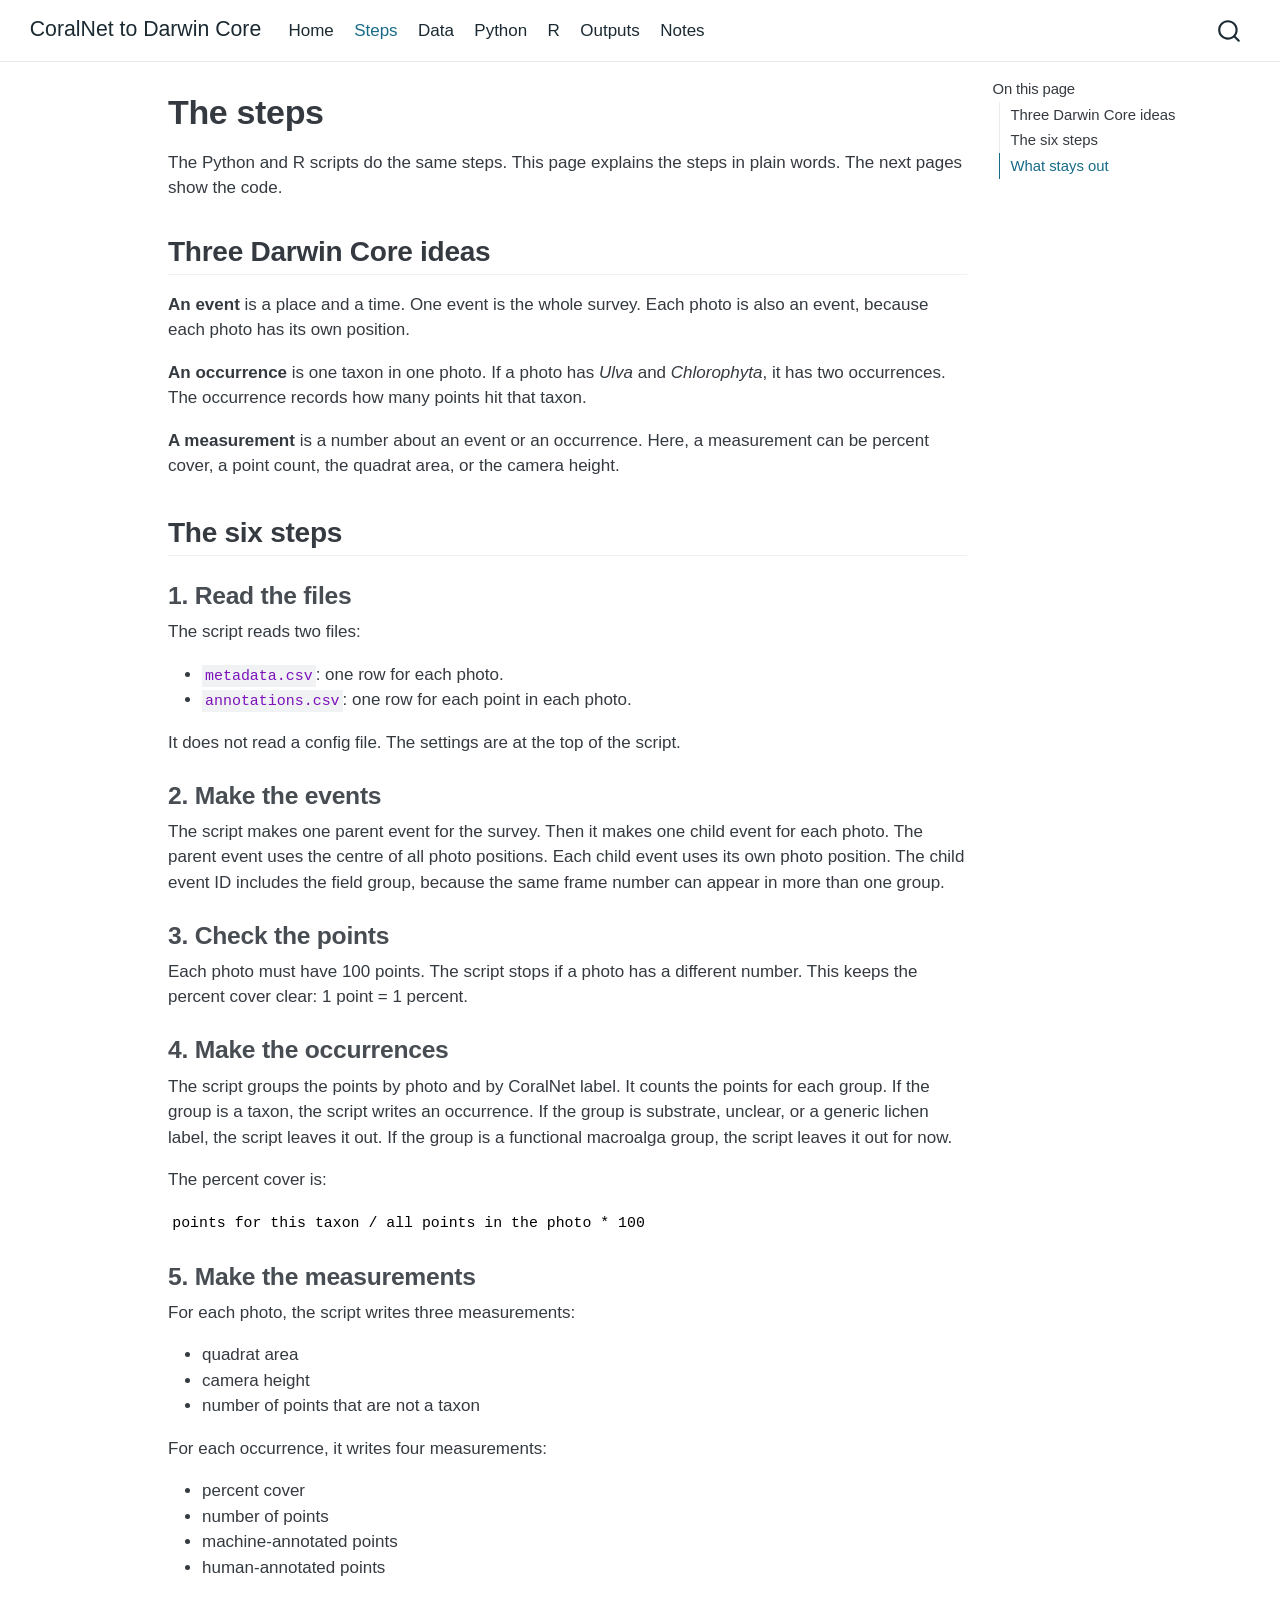
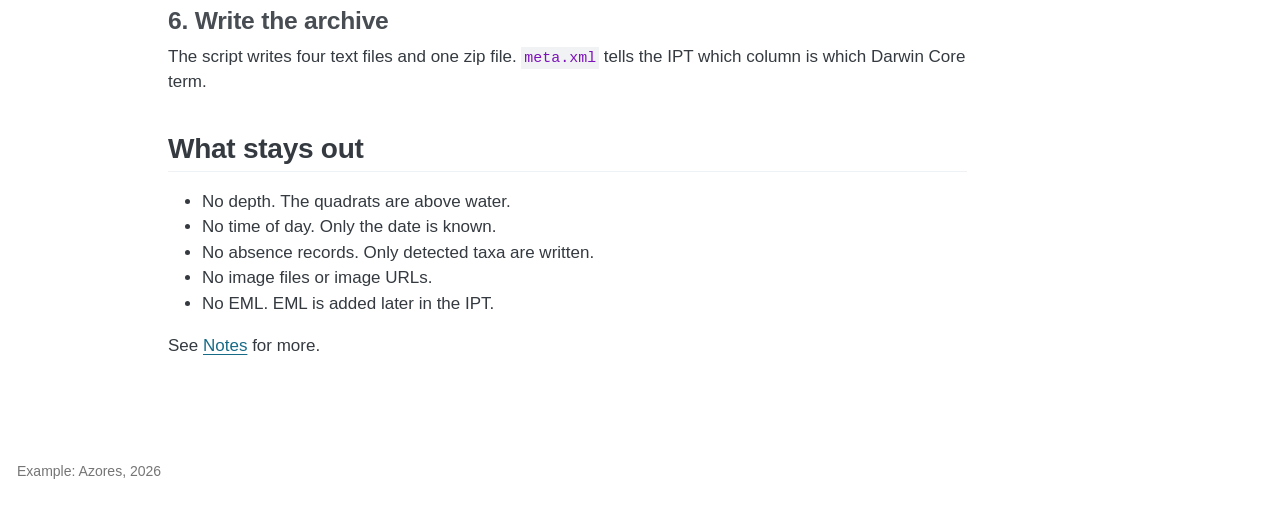
<file: steps.html>
<!DOCTYPE html>
<html xmlns="http://www.w3.org/1999/xhtml" lang="en" xml:lang="en"><head>

<meta charset="utf-8">
<meta name="generator" content="quarto-1.8.27">

<meta name="viewport" content="width=device-width, initial-scale=1.0, user-scalable=yes">


<title>The steps – CoralNet to Darwin Core</title>
<style>
code{white-space: pre-wrap;}
span.smallcaps{font-variant: small-caps;}
div.columns{display: flex; gap: min(4vw, 1.5em);}
div.column{flex: auto; overflow-x: auto;}
div.hanging-indent{margin-left: 1.5em; text-indent: -1.5em;}
ul.task-list{list-style: none;}
ul.task-list li input[type="checkbox"] {
  width: 0.8em;
  margin: 0 0.8em 0.2em -1em; /* quarto-specific, see https://github.com/quarto-dev/quarto-cli/issues/4556 */ 
  vertical-align: middle;
}
</style>


<script src="site_libs/quarto-nav/quarto-nav.js"></script>
<script src="site_libs/quarto-nav/headroom.min.js"></script>
<script src="site_libs/clipboard/clipboard.min.js"></script>
<script src="site_libs/quarto-search/autocomplete.umd.js"></script>
<script src="site_libs/quarto-search/fuse.min.js"></script>
<script src="site_libs/quarto-search/quarto-search.js"></script>
<meta name="quarto:offset" content="./">
<script src="site_libs/quarto-html/quarto.js" type="module"></script>
<script src="site_libs/quarto-html/tabsets/tabsets.js" type="module"></script>
<script src="site_libs/quarto-html/axe/axe-check.js" type="module"></script>
<script src="site_libs/quarto-html/popper.min.js"></script>
<script src="site_libs/quarto-html/tippy.umd.min.js"></script>
<script src="site_libs/quarto-html/anchor.min.js"></script>
<link href="site_libs/quarto-html/tippy.css" rel="stylesheet">
<link href="site_libs/quarto-html/quarto-syntax-highlighting-ed96de9b727972fe78a7b5d16c58bf87.css" rel="stylesheet" id="quarto-text-highlighting-styles">
<script src="site_libs/bootstrap/bootstrap.min.js"></script>
<link href="site_libs/bootstrap/bootstrap-icons.css" rel="stylesheet">
<link href="site_libs/bootstrap/bootstrap-a0b7a6eada01d555777044a47acbe283.min.css" rel="stylesheet" append-hash="true" id="quarto-bootstrap" data-mode="light">
<script id="quarto-search-options" type="application/json">{
  "location": "navbar",
  "copy-button": false,
  "collapse-after": 3,
  "panel-placement": "end",
  "type": "overlay",
  "limit": 50,
  "keyboard-shortcut": [
    "f",
    "/",
    "s"
  ],
  "language": {
    "search-no-results-text": "No results",
    "search-matching-documents-text": "matching documents",
    "search-copy-link-title": "Copy link to search",
    "search-hide-matches-text": "Hide additional matches",
    "search-more-match-text": "more match in this document",
    "search-more-matches-text": "more matches in this document",
    "search-clear-button-title": "Clear",
    "search-text-placeholder": "",
    "search-detached-cancel-button-title": "Cancel",
    "search-submit-button-title": "Submit",
    "search-label": "Search"
  }
}</script>


</head>

<body class="nav-fixed quarto-light">

<div id="quarto-search-results"></div>
  <header id="quarto-header" class="headroom fixed-top">
    <nav class="navbar navbar-expand-lg " data-bs-theme="dark">
      <div class="navbar-container container-fluid">
      <div class="navbar-brand-container mx-auto">
    <a class="navbar-brand" href="./index.html">
    <span class="navbar-title">CoralNet to Darwin Core</span>
    </a>
  </div>
            <div id="quarto-search" class="" title="Search"></div>
          <button class="navbar-toggler" type="button" data-bs-toggle="collapse" data-bs-target="#navbarCollapse" aria-controls="navbarCollapse" role="menu" aria-expanded="false" aria-label="Toggle navigation" onclick="if (window.quartoToggleHeadroom) { window.quartoToggleHeadroom(); }">
  <span class="navbar-toggler-icon"></span>
</button>
          <div class="collapse navbar-collapse" id="navbarCollapse">
            <ul class="navbar-nav navbar-nav-scroll me-auto">
  <li class="nav-item">
    <a class="nav-link" href="./index.html"> 
<span class="menu-text">Home</span></a>
  </li>  
  <li class="nav-item">
    <a class="nav-link active" href="./steps.html" aria-current="page"> 
<span class="menu-text">Steps</span></a>
  </li>  
  <li class="nav-item">
    <a class="nav-link" href="./data.html"> 
<span class="menu-text">Data</span></a>
  </li>  
  <li class="nav-item">
    <a class="nav-link" href="./python.html"> 
<span class="menu-text">Python</span></a>
  </li>  
  <li class="nav-item">
    <a class="nav-link" href="./r.html"> 
<span class="menu-text">R</span></a>
  </li>  
  <li class="nav-item">
    <a class="nav-link" href="./outputs.html"> 
<span class="menu-text">Outputs</span></a>
  </li>  
  <li class="nav-item">
    <a class="nav-link" href="./notes.html"> 
<span class="menu-text">Notes</span></a>
  </li>  
</ul>
          </div> <!-- /navcollapse -->
            <div class="quarto-navbar-tools">
</div>
      </div> <!-- /container-fluid -->
    </nav>
</header>
<!-- content -->
<div id="quarto-content" class="quarto-container page-columns page-rows-contents page-layout-article page-navbar">
<!-- sidebar -->
<!-- margin-sidebar -->
    <div id="quarto-margin-sidebar" class="sidebar margin-sidebar">
        <nav id="TOC" role="doc-toc" class="toc-active">
    <h2 id="toc-title">On this page</h2>
   
  <ul class="collapse">
  <li><a href="#three-darwin-core-ideas" id="toc-three-darwin-core-ideas" class="nav-link active" data-scroll-target="#three-darwin-core-ideas">Three Darwin Core ideas</a></li>
  <li><a href="#the-six-steps" id="toc-the-six-steps" class="nav-link" data-scroll-target="#the-six-steps">The six steps</a></li>
  <li><a href="#what-stays-out" id="toc-what-stays-out" class="nav-link" data-scroll-target="#what-stays-out">What stays out</a></li>
  </ul>
</nav>
    </div>
<!-- main -->
<main class="content" id="quarto-document-content">

<header id="title-block-header" class="quarto-title-block default">
<div class="quarto-title">
<h1 class="title">The steps</h1>
</div>



<div class="quarto-title-meta">

    
  
    
  </div>
  


</header>


<p>The Python and R scripts do the same steps. This page explains the steps in plain words. The next pages show the code.</p>
<section id="three-darwin-core-ideas" class="level2">
<h2 class="anchored" data-anchor-id="three-darwin-core-ideas">Three Darwin Core ideas</h2>
<p><strong>An event</strong> is a place and a time. One event is the whole survey. Each photo is also an event, because each photo has its own position.</p>
<p><strong>An occurrence</strong> is one taxon in one photo. If a photo has <em>Ulva</em> and <em>Chlorophyta</em>, it has two occurrences. The occurrence records how many points hit that taxon.</p>
<p><strong>A measurement</strong> is a number about an event or an occurrence. Here, a measurement can be percent cover, a point count, the quadrat area, or the camera height.</p>
</section>
<section id="the-six-steps" class="level2">
<h2 class="anchored" data-anchor-id="the-six-steps">The six steps</h2>
<section id="read-the-files" class="level3">
<h3 class="anchored" data-anchor-id="read-the-files">1. Read the files</h3>
<p>The script reads two files:</p>
<ul>
<li><code>metadata.csv</code>: one row for each photo.</li>
<li><code>annotations.csv</code>: one row for each point in each photo.</li>
</ul>
<p>It does not read a config file. The settings are at the top of the script.</p>
</section>
<section id="make-the-events" class="level3">
<h3 class="anchored" data-anchor-id="make-the-events">2. Make the events</h3>
<p>The script makes one parent event for the survey. Then it makes one child event for each photo. The parent event uses the centre of all photo positions. Each child event uses its own photo position. The child event ID includes the field group, because the same frame number can appear in more than one group.</p>
</section>
<section id="check-the-points" class="level3">
<h3 class="anchored" data-anchor-id="check-the-points">3. Check the points</h3>
<p>Each photo must have 100 points. The script stops if a photo has a different number. This keeps the percent cover clear: 1 point = 1 percent.</p>
</section>
<section id="make-the-occurrences" class="level3">
<h3 class="anchored" data-anchor-id="make-the-occurrences">4. Make the occurrences</h3>
<p>The script groups the points by photo and by CoralNet label. It counts the points for each group. If the group is a taxon, the script writes an occurrence. If the group is substrate, unclear, or a generic lichen label, the script leaves it out. If the group is a functional macroalga group, the script leaves it out for now.</p>
<p>The percent cover is:</p>
<pre class="text"><code>points for this taxon / all points in the photo * 100</code></pre>
</section>
<section id="make-the-measurements" class="level3">
<h3 class="anchored" data-anchor-id="make-the-measurements">5. Make the measurements</h3>
<p>For each photo, the script writes three measurements:</p>
<ul>
<li>quadrat area</li>
<li>camera height</li>
<li>number of points that are not a taxon</li>
</ul>
<p>For each occurrence, it writes four measurements:</p>
<ul>
<li>percent cover</li>
<li>number of points</li>
<li>machine-annotated points</li>
<li>human-annotated points</li>
</ul>
</section>
<section id="write-the-archive" class="level3">
<h3 class="anchored" data-anchor-id="write-the-archive">6. Write the archive</h3>
<p>The script writes four text files and one zip file. <code>meta.xml</code> tells the IPT which column is which Darwin Core term.</p>
</section>
</section>
<section id="what-stays-out" class="level2">
<h2 class="anchored" data-anchor-id="what-stays-out">What stays out</h2>
<ul>
<li>No depth. The quadrats are above water.</li>
<li>No time of day. Only the date is known.</li>
<li>No absence records. Only detected taxa are written.</li>
<li>No image files or image URLs.</li>
<li>No EML. EML is added later in the IPT.</li>
</ul>
<p>See <a href="./notes.html">Notes</a> for more.</p>


</section>

</main> <!-- /main -->
<script id="quarto-html-after-body" type="application/javascript">
  window.document.addEventListener("DOMContentLoaded", function (event) {
    const icon = "";
    const anchorJS = new window.AnchorJS();
    anchorJS.options = {
      placement: 'right',
      icon: icon
    };
    anchorJS.add('.anchored');
    const isCodeAnnotation = (el) => {
      for (const clz of el.classList) {
        if (clz.startsWith('code-annotation-')) {                     
          return true;
        }
      }
      return false;
    }
    const onCopySuccess = function(e) {
      // button target
      const button = e.trigger;
      // don't keep focus
      button.blur();
      // flash "checked"
      button.classList.add('code-copy-button-checked');
      var currentTitle = button.getAttribute("title");
      button.setAttribute("title", "Copied!");
      let tooltip;
      if (window.bootstrap) {
        button.setAttribute("data-bs-toggle", "tooltip");
        button.setAttribute("data-bs-placement", "left");
        button.setAttribute("data-bs-title", "Copied!");
        tooltip = new bootstrap.Tooltip(button, 
          { trigger: "manual", 
            customClass: "code-copy-button-tooltip",
            offset: [0, -8]});
        tooltip.show();    
      }
      setTimeout(function() {
        if (tooltip) {
          tooltip.hide();
          button.removeAttribute("data-bs-title");
          button.removeAttribute("data-bs-toggle");
          button.removeAttribute("data-bs-placement");
        }
        button.setAttribute("title", currentTitle);
        button.classList.remove('code-copy-button-checked');
      }, 1000);
      // clear code selection
      e.clearSelection();
    }
    const getTextToCopy = function(trigger) {
      const outerScaffold = trigger.parentElement.cloneNode(true);
      const codeEl = outerScaffold.querySelector('code');
      for (const childEl of codeEl.children) {
        if (isCodeAnnotation(childEl)) {
          childEl.remove();
        }
      }
      return codeEl.innerText;
    }
    const clipboard = new window.ClipboardJS('.code-copy-button:not([data-in-quarto-modal])', {
      text: getTextToCopy
    });
    clipboard.on('success', onCopySuccess);
    if (window.document.getElementById('quarto-embedded-source-code-modal')) {
      const clipboardModal = new window.ClipboardJS('.code-copy-button[data-in-quarto-modal]', {
        text: getTextToCopy,
        container: window.document.getElementById('quarto-embedded-source-code-modal')
      });
      clipboardModal.on('success', onCopySuccess);
    }
      var localhostRegex = new RegExp(/^(?:http|https):\/\/localhost\:?[0-9]*\//);
      var mailtoRegex = new RegExp(/^mailto:/);
        var filterRegex = new RegExp('/' + window.location.host + '/');
      var isInternal = (href) => {
          return filterRegex.test(href) || localhostRegex.test(href) || mailtoRegex.test(href);
      }
      // Inspect non-navigation links and adorn them if external
     var links = window.document.querySelectorAll('a[href]:not(.nav-link):not(.navbar-brand):not(.toc-action):not(.sidebar-link):not(.sidebar-item-toggle):not(.pagination-link):not(.no-external):not([aria-hidden]):not(.dropdown-item):not(.quarto-navigation-tool):not(.about-link)');
      for (var i=0; i<links.length; i++) {
        const link = links[i];
        if (!isInternal(link.href)) {
          // undo the damage that might have been done by quarto-nav.js in the case of
          // links that we want to consider external
          if (link.dataset.originalHref !== undefined) {
            link.href = link.dataset.originalHref;
          }
            // target, if specified
            link.setAttribute("target", "_blank");
            if (link.getAttribute("rel") === null) {
              link.setAttribute("rel", "noopener");
            }
        }
      }
    function tippyHover(el, contentFn, onTriggerFn, onUntriggerFn) {
      const config = {
        allowHTML: true,
        maxWidth: 500,
        delay: 100,
        arrow: false,
        appendTo: function(el) {
            return el.parentElement;
        },
        interactive: true,
        interactiveBorder: 10,
        theme: 'quarto',
        placement: 'bottom-start',
      };
      if (contentFn) {
        config.content = contentFn;
      }
      if (onTriggerFn) {
        config.onTrigger = onTriggerFn;
      }
      if (onUntriggerFn) {
        config.onUntrigger = onUntriggerFn;
      }
      window.tippy(el, config); 
    }
    const noterefs = window.document.querySelectorAll('a[role="doc-noteref"]');
    for (var i=0; i<noterefs.length; i++) {
      const ref = noterefs[i];
      tippyHover(ref, function() {
        // use id or data attribute instead here
        let href = ref.getAttribute('data-footnote-href') || ref.getAttribute('href');
        try { href = new URL(href).hash; } catch {}
        const id = href.replace(/^#\/?/, "");
        const note = window.document.getElementById(id);
        if (note) {
          return note.innerHTML;
        } else {
          return "";
        }
      });
    }
    const xrefs = window.document.querySelectorAll('a.quarto-xref');
    const processXRef = (id, note) => {
      // Strip column container classes
      const stripColumnClz = (el) => {
        el.classList.remove("page-full", "page-columns");
        if (el.children) {
          for (const child of el.children) {
            stripColumnClz(child);
          }
        }
      }
      stripColumnClz(note)
      if (id === null || id.startsWith('sec-')) {
        // Special case sections, only their first couple elements
        const container = document.createElement("div");
        if (note.children && note.children.length > 2) {
          container.appendChild(note.children[0].cloneNode(true));
          for (let i = 1; i < note.children.length; i++) {
            const child = note.children[i];
            if (child.tagName === "P" && child.innerText === "") {
              continue;
            } else {
              container.appendChild(child.cloneNode(true));
              break;
            }
          }
          if (window.Quarto?.typesetMath) {
            window.Quarto.typesetMath(container);
          }
          return container.innerHTML
        } else {
          if (window.Quarto?.typesetMath) {
            window.Quarto.typesetMath(note);
          }
          return note.innerHTML;
        }
      } else {
        // Remove any anchor links if they are present
        const anchorLink = note.querySelector('a.anchorjs-link');
        if (anchorLink) {
          anchorLink.remove();
        }
        if (window.Quarto?.typesetMath) {
          window.Quarto.typesetMath(note);
        }
        if (note.classList.contains("callout")) {
          return note.outerHTML;
        } else {
          return note.innerHTML;
        }
      }
    }
    for (var i=0; i<xrefs.length; i++) {
      const xref = xrefs[i];
      tippyHover(xref, undefined, function(instance) {
        instance.disable();
        let url = xref.getAttribute('href');
        let hash = undefined; 
        if (url.startsWith('#')) {
          hash = url;
        } else {
          try { hash = new URL(url).hash; } catch {}
        }
        if (hash) {
          const id = hash.replace(/^#\/?/, "");
          const note = window.document.getElementById(id);
          if (note !== null) {
            try {
              const html = processXRef(id, note.cloneNode(true));
              instance.setContent(html);
            } finally {
              instance.enable();
              instance.show();
            }
          } else {
            // See if we can fetch this
            fetch(url.split('#')[0])
            .then(res => res.text())
            .then(html => {
              const parser = new DOMParser();
              const htmlDoc = parser.parseFromString(html, "text/html");
              const note = htmlDoc.getElementById(id);
              if (note !== null) {
                const html = processXRef(id, note);
                instance.setContent(html);
              } 
            }).finally(() => {
              instance.enable();
              instance.show();
            });
          }
        } else {
          // See if we can fetch a full url (with no hash to target)
          // This is a special case and we should probably do some content thinning / targeting
          fetch(url)
          .then(res => res.text())
          .then(html => {
            const parser = new DOMParser();
            const htmlDoc = parser.parseFromString(html, "text/html");
            const note = htmlDoc.querySelector('main.content');
            if (note !== null) {
              // This should only happen for chapter cross references
              // (since there is no id in the URL)
              // remove the first header
              if (note.children.length > 0 && note.children[0].tagName === "HEADER") {
                note.children[0].remove();
              }
              const html = processXRef(null, note);
              instance.setContent(html);
            } 
          }).finally(() => {
            instance.enable();
            instance.show();
          });
        }
      }, function(instance) {
      });
    }
        let selectedAnnoteEl;
        const selectorForAnnotation = ( cell, annotation) => {
          let cellAttr = 'data-code-cell="' + cell + '"';
          let lineAttr = 'data-code-annotation="' +  annotation + '"';
          const selector = 'span[' + cellAttr + '][' + lineAttr + ']';
          return selector;
        }
        const selectCodeLines = (annoteEl) => {
          const doc = window.document;
          const targetCell = annoteEl.getAttribute("data-target-cell");
          const targetAnnotation = annoteEl.getAttribute("data-target-annotation");
          const annoteSpan = window.document.querySelector(selectorForAnnotation(targetCell, targetAnnotation));
          const lines = annoteSpan.getAttribute("data-code-lines").split(",");
          const lineIds = lines.map((line) => {
            return targetCell + "-" + line;
          })
          let top = null;
          let height = null;
          let parent = null;
          if (lineIds.length > 0) {
              //compute the position of the single el (top and bottom and make a div)
              const el = window.document.getElementById(lineIds[0]);
              top = el.offsetTop;
              height = el.offsetHeight;
              parent = el.parentElement.parentElement;
            if (lineIds.length > 1) {
              const lastEl = window.document.getElementById(lineIds[lineIds.length - 1]);
              const bottom = lastEl.offsetTop + lastEl.offsetHeight;
              height = bottom - top;
            }
            if (top !== null && height !== null && parent !== null) {
              // cook up a div (if necessary) and position it 
              let div = window.document.getElementById("code-annotation-line-highlight");
              if (div === null) {
                div = window.document.createElement("div");
                div.setAttribute("id", "code-annotation-line-highlight");
                div.style.position = 'absolute';
                parent.appendChild(div);
              }
              div.style.top = top - 2 + "px";
              div.style.height = height + 4 + "px";
              div.style.left = 0;
              let gutterDiv = window.document.getElementById("code-annotation-line-highlight-gutter");
              if (gutterDiv === null) {
                gutterDiv = window.document.createElement("div");
                gutterDiv.setAttribute("id", "code-annotation-line-highlight-gutter");
                gutterDiv.style.position = 'absolute';
                const codeCell = window.document.getElementById(targetCell);
                const gutter = codeCell.querySelector('.code-annotation-gutter');
                gutter.appendChild(gutterDiv);
              }
              gutterDiv.style.top = top - 2 + "px";
              gutterDiv.style.height = height + 4 + "px";
            }
            selectedAnnoteEl = annoteEl;
          }
        };
        const unselectCodeLines = () => {
          const elementsIds = ["code-annotation-line-highlight", "code-annotation-line-highlight-gutter"];
          elementsIds.forEach((elId) => {
            const div = window.document.getElementById(elId);
            if (div) {
              div.remove();
            }
          });
          selectedAnnoteEl = undefined;
        };
          // Handle positioning of the toggle
      window.addEventListener(
        "resize",
        throttle(() => {
          elRect = undefined;
          if (selectedAnnoteEl) {
            selectCodeLines(selectedAnnoteEl);
          }
        }, 10)
      );
      function throttle(fn, ms) {
      let throttle = false;
      let timer;
        return (...args) => {
          if(!throttle) { // first call gets through
              fn.apply(this, args);
              throttle = true;
          } else { // all the others get throttled
              if(timer) clearTimeout(timer); // cancel #2
              timer = setTimeout(() => {
                fn.apply(this, args);
                timer = throttle = false;
              }, ms);
          }
        };
      }
        // Attach click handler to the DT
        const annoteDls = window.document.querySelectorAll('dt[data-target-cell]');
        for (const annoteDlNode of annoteDls) {
          annoteDlNode.addEventListener('click', (event) => {
            const clickedEl = event.target;
            if (clickedEl !== selectedAnnoteEl) {
              unselectCodeLines();
              const activeEl = window.document.querySelector('dt[data-target-cell].code-annotation-active');
              if (activeEl) {
                activeEl.classList.remove('code-annotation-active');
              }
              selectCodeLines(clickedEl);
              clickedEl.classList.add('code-annotation-active');
            } else {
              // Unselect the line
              unselectCodeLines();
              clickedEl.classList.remove('code-annotation-active');
            }
          });
        }
    const findCites = (el) => {
      const parentEl = el.parentElement;
      if (parentEl) {
        const cites = parentEl.dataset.cites;
        if (cites) {
          return {
            el,
            cites: cites.split(' ')
          };
        } else {
          return findCites(el.parentElement)
        }
      } else {
        return undefined;
      }
    };
    var bibliorefs = window.document.querySelectorAll('a[role="doc-biblioref"]');
    for (var i=0; i<bibliorefs.length; i++) {
      const ref = bibliorefs[i];
      const citeInfo = findCites(ref);
      if (citeInfo) {
        tippyHover(citeInfo.el, function() {
          var popup = window.document.createElement('div');
          citeInfo.cites.forEach(function(cite) {
            var citeDiv = window.document.createElement('div');
            citeDiv.classList.add('hanging-indent');
            citeDiv.classList.add('csl-entry');
            var biblioDiv = window.document.getElementById('ref-' + cite);
            if (biblioDiv) {
              citeDiv.innerHTML = biblioDiv.innerHTML;
            }
            popup.appendChild(citeDiv);
          });
          return popup.innerHTML;
        });
      }
    }
  });
  </script>
</div> <!-- /content -->
<footer class="footer">
  <div class="nav-footer">
    <div class="nav-footer-left">
<p>Example: Azores, 2026</p>
</div>   
    <div class="nav-footer-center">
      &nbsp;
    </div>
    <div class="nav-footer-right">
      &nbsp;
    </div>
  </div>
</footer>




</body></html>
</file>
<file: site_libs/quarto-html/tippy.css>
.tippy-box[data-animation=fade][data-state=hidden]{opacity:0}[data-tippy-root]{max-width:calc(100vw - 10px)}.tippy-box{position:relative;background-color:#333;color:#fff;border-radius:4px;font-size:14px;line-height:1.4;white-space:normal;outline:0;transition-property:transform,visibility,opacity}.tippy-box[data-placement^=top]>.tippy-arrow{bottom:0}.tippy-box[data-placement^=top]>.tippy-arrow:before{bottom:-7px;left:0;border-width:8px 8px 0;border-top-color:initial;transform-origin:center top}.tippy-box[data-placement^=bottom]>.tippy-arrow{top:0}.tippy-box[data-placement^=bottom]>.tippy-arrow:before{top:-7px;left:0;border-width:0 8px 8px;border-bottom-color:initial;transform-origin:center bottom}.tippy-box[data-placement^=left]>.tippy-arrow{right:0}.tippy-box[data-placement^=left]>.tippy-arrow:before{border-width:8px 0 8px 8px;border-left-color:initial;right:-7px;transform-origin:center left}.tippy-box[data-placement^=right]>.tippy-arrow{left:0}.tippy-box[data-placement^=right]>.tippy-arrow:before{left:-7px;border-width:8px 8px 8px 0;border-right-color:initial;transform-origin:center right}.tippy-box[data-inertia][data-state=visible]{transition-timing-function:cubic-bezier(.54,1.5,.38,1.11)}.tippy-arrow{width:16px;height:16px;color:#333}.tippy-arrow:before{content:"";position:absolute;border-color:transparent;border-style:solid}.tippy-content{position:relative;padding:5px 9px;z-index:1}
</file>
<file: site_libs/quarto-html/quarto-syntax-highlighting-ed96de9b727972fe78a7b5d16c58bf87.css>
/* quarto syntax highlight colors */
:root {
  --quarto-hl-ot-color: #003B4F;
  --quarto-hl-at-color: #657422;
  --quarto-hl-ss-color: #20794D;
  --quarto-hl-an-color: #5E5E5E;
  --quarto-hl-fu-color: #4758AB;
  --quarto-hl-st-color: #20794D;
  --quarto-hl-cf-color: #003B4F;
  --quarto-hl-op-color: #5E5E5E;
  --quarto-hl-er-color: #AD0000;
  --quarto-hl-bn-color: #AD0000;
  --quarto-hl-al-color: #AD0000;
  --quarto-hl-va-color: #111111;
  --quarto-hl-bu-color: inherit;
  --quarto-hl-ex-color: inherit;
  --quarto-hl-pp-color: #AD0000;
  --quarto-hl-in-color: #5E5E5E;
  --quarto-hl-vs-color: #20794D;
  --quarto-hl-wa-color: #5E5E5E;
  --quarto-hl-do-color: #5E5E5E;
  --quarto-hl-im-color: #00769E;
  --quarto-hl-ch-color: #20794D;
  --quarto-hl-dt-color: #AD0000;
  --quarto-hl-fl-color: #AD0000;
  --quarto-hl-co-color: #5E5E5E;
  --quarto-hl-cv-color: #5E5E5E;
  --quarto-hl-cn-color: #8f5902;
  --quarto-hl-sc-color: #5E5E5E;
  --quarto-hl-dv-color: #AD0000;
  --quarto-hl-kw-color: #003B4F;
}

/* other quarto variables */
:root {
  --quarto-font-monospace: SFMono-Regular, Menlo, Monaco, Consolas, "Liberation Mono", "Courier New", monospace;
}

/* syntax highlight based on Pandoc's rules */
pre > code.sourceCode > span {
  color: #003B4F;
}

code.sourceCode > span {
  color: #003B4F;
}

div.sourceCode,
div.sourceCode pre.sourceCode {
  color: #003B4F;
}

/* Normal */
code span {
  color: #003B4F;
}

/* Alert */
code span.al {
  color: #AD0000;
  font-style: inherit;
}

/* Annotation */
code span.an {
  color: #5E5E5E;
  font-style: inherit;
}

/* Attribute */
code span.at {
  color: #657422;
  font-style: inherit;
}

/* BaseN */
code span.bn {
  color: #AD0000;
  font-style: inherit;
}

/* BuiltIn */
code span.bu {
  font-style: inherit;
}

/* ControlFlow */
code span.cf {
  color: #003B4F;
  font-weight: bold;
  font-style: inherit;
}

/* Char */
code span.ch {
  color: #20794D;
  font-style: inherit;
}

/* Constant */
code span.cn {
  color: #8f5902;
  font-style: inherit;
}

/* Comment */
code span.co {
  color: #5E5E5E;
  font-style: inherit;
}

/* CommentVar */
code span.cv {
  color: #5E5E5E;
  font-style: italic;
}

/* Documentation */
code span.do {
  color: #5E5E5E;
  font-style: italic;
}

/* DataType */
code span.dt {
  color: #AD0000;
  font-style: inherit;
}

/* DecVal */
code span.dv {
  color: #AD0000;
  font-style: inherit;
}

/* Error */
code span.er {
  color: #AD0000;
  font-style: inherit;
}

/* Extension */
code span.ex {
  font-style: inherit;
}

/* Float */
code span.fl {
  color: #AD0000;
  font-style: inherit;
}

/* Function */
code span.fu {
  color: #4758AB;
  font-style: inherit;
}

/* Import */
code span.im {
  color: #00769E;
  font-style: inherit;
}

/* Information */
code span.in {
  color: #5E5E5E;
  font-style: inherit;
}

/* Keyword */
code span.kw {
  color: #003B4F;
  font-weight: bold;
  font-style: inherit;
}

/* Operator */
code span.op {
  color: #5E5E5E;
  font-style: inherit;
}

/* Other */
code span.ot {
  color: #003B4F;
  font-style: inherit;
}

/* Preprocessor */
code span.pp {
  color: #AD0000;
  font-style: inherit;
}

/* SpecialChar */
code span.sc {
  color: #5E5E5E;
  font-style: inherit;
}

/* SpecialString */
code span.ss {
  color: #20794D;
  font-style: inherit;
}

/* String */
code span.st {
  color: #20794D;
  font-style: inherit;
}

/* Variable */
code span.va {
  color: #111111;
  font-style: inherit;
}

/* VerbatimString */
code span.vs {
  color: #20794D;
  font-style: inherit;
}

/* Warning */
code span.wa {
  color: #5E5E5E;
  font-style: italic;
}

.prevent-inlining {
  content: "</";
}

/*# sourceMappingURL=0920dd6d7437995b8cdf7429764427b1.css.map */
</file>
